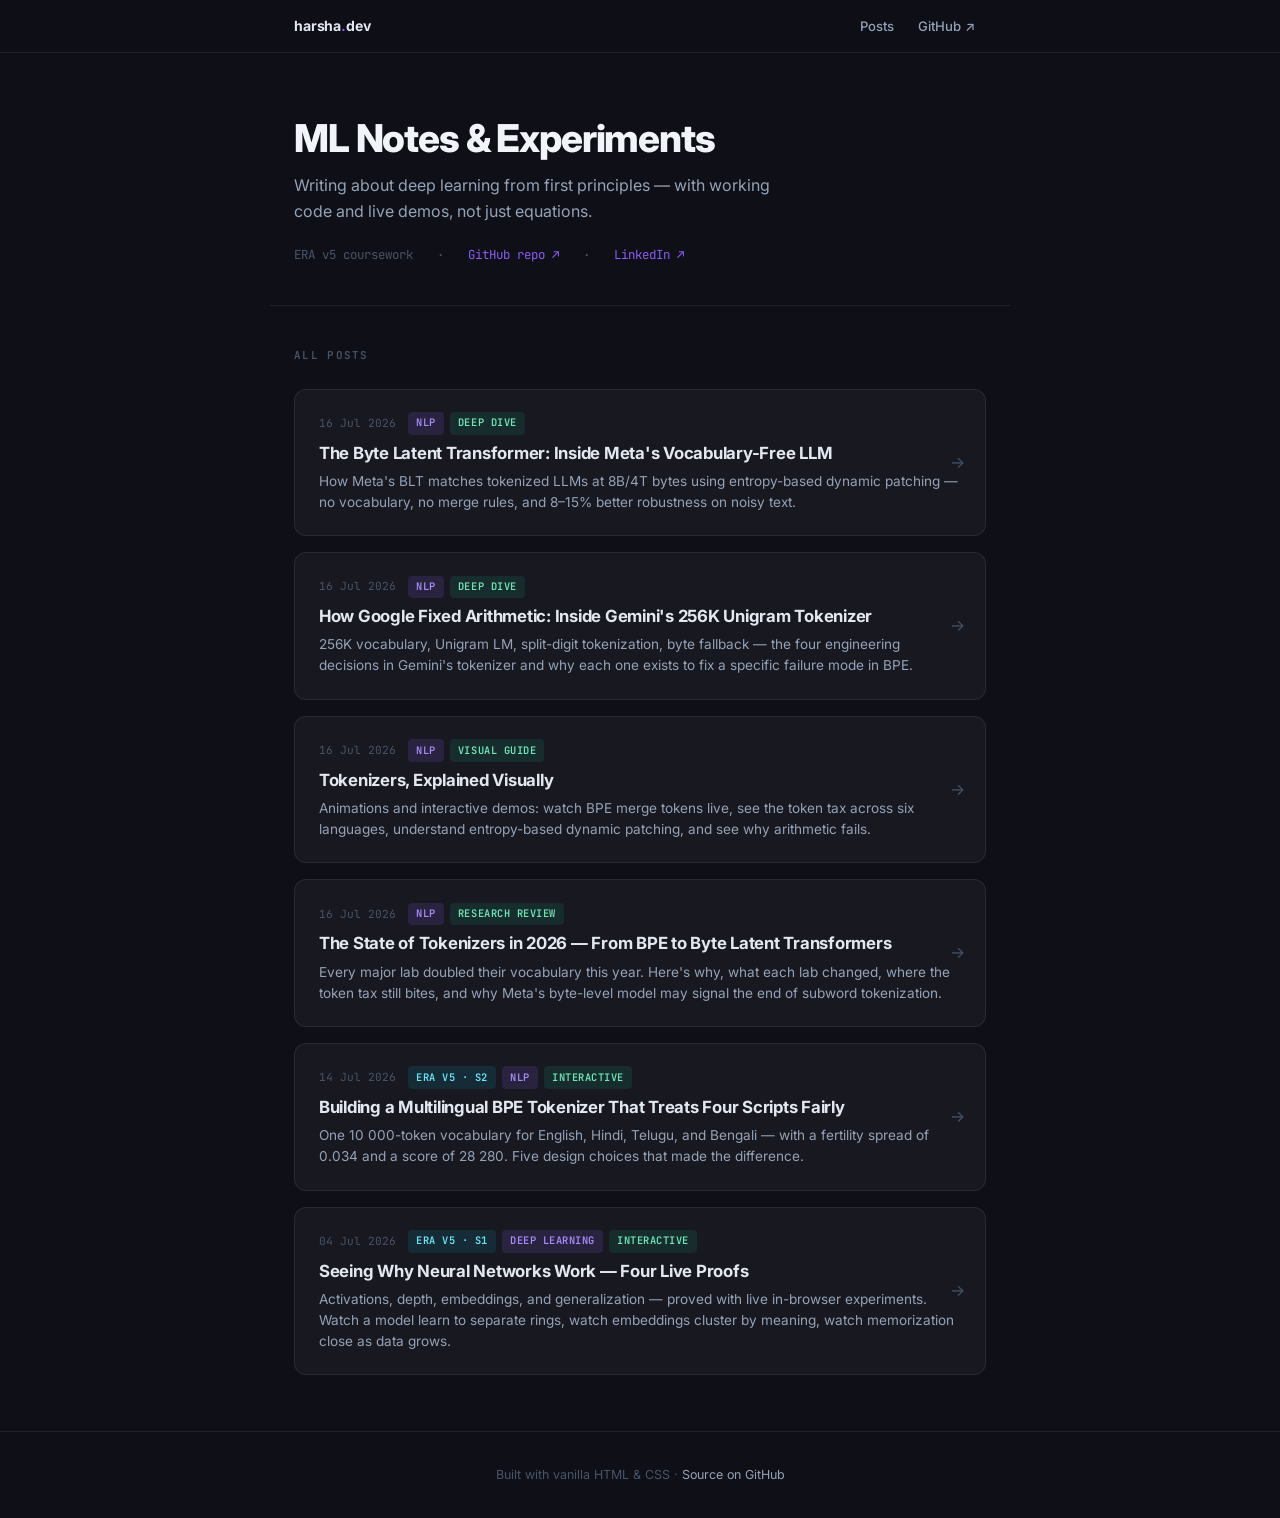
<file: index.html>
<!DOCTYPE html>
<html lang="en">
<head>
  <meta charset="UTF-8" />
  <meta name="viewport" content="width=device-width, initial-scale=1.0" />
  <title>Harsha Raju · ML Notes</title>
  <meta name="description" content="Notes on machine learning, deep learning fundamentals, and the ERA v5 coursework." />
  <link rel="preconnect" href="https://fonts.googleapis.com" />
  <link rel="preconnect" href="https://fonts.gstatic.com" crossorigin />
  <link href="https://fonts.googleapis.com/css2?family=Inter:wght@300;400;500;600;700;800&family=JetBrains+Mono:wght@400;500&display=swap" rel="stylesheet" />
  <link rel="stylesheet" href="assets/css/style.css" />
</head>
<body>

  <nav>
    <div class="nav-inner">
      <a href="/" class="nav-brand">harsha<span>.</span>dev</a>
      <div class="nav-links">
        <a href="/">Posts</a>
        <a href="https://github.com/harshvardhanraju" target="_blank">GitHub ↗</a>
      </div>
    </div>
  </nav>

  <div class="home-hero">
    <h1 class="home-title">ML Notes &amp; Experiments</h1>
    <p class="home-sub">Writing about deep learning from first principles — with working code and live demos, not just equations.</p>
    <div class="home-meta">
      <span>ERA v5 coursework</span>
      <span>·</span>
      <a href="https://github.com/harshvardhanraju/ERAv5" target="_blank">GitHub repo ↗</a>
      <span>·</span>
      <a href="https://www.linkedin.com/in/harshvardhan-raju" target="_blank">LinkedIn ↗</a>
    </div>
  </div>

  <div class="posts-section">
    <p class="posts-label">All Posts</p>

    <a href="posts/byte-latent-transformer.html" class="post-card">
      <div class="post-card-meta">
        <span class="post-date">16 Jul 2026</span>
        <div class="post-tags">
          <span class="tag tag-ml">NLP</span>
          <span class="tag tag-viz">Deep Dive</span>
        </div>
      </div>
      <div class="post-card-title">The Byte Latent Transformer: Inside Meta's Vocabulary-Free LLM</div>
      <div class="post-card-desc">How Meta's BLT matches tokenized LLMs at 8B/4T bytes using entropy-based dynamic patching — no vocabulary, no merge rules, and 8–15% better robustness on noisy text.</div>
      <span class="post-card-arrow">→</span>
    </a>

    <a href="posts/gemini-tokenizer.html" class="post-card">
      <div class="post-card-meta">
        <span class="post-date">16 Jul 2026</span>
        <div class="post-tags">
          <span class="tag tag-ml">NLP</span>
          <span class="tag tag-viz">Deep Dive</span>
        </div>
      </div>
      <div class="post-card-title">How Google Fixed Arithmetic: Inside Gemini's 256K Unigram Tokenizer</div>
      <div class="post-card-desc">256K vocabulary, Unigram LM, split-digit tokenization, byte fallback — the four engineering decisions in Gemini's tokenizer and why each one exists to fix a specific failure mode in BPE.</div>
      <span class="post-card-arrow">→</span>
    </a>

    <a href="posts/tokenizers-explained-visually.html" class="post-card">
      <div class="post-card-meta">
        <span class="post-date">16 Jul 2026</span>
        <div class="post-tags">
          <span class="tag tag-ml">NLP</span>
          <span class="tag tag-viz">Visual Guide</span>
        </div>
      </div>
      <div class="post-card-title">Tokenizers, Explained Visually</div>
      <div class="post-card-desc">Animations and interactive demos: watch BPE merge tokens live, see the token tax across six languages, understand entropy-based dynamic patching, and see why arithmetic fails.</div>
      <span class="post-card-arrow">→</span>
    </a>

    <a href="posts/tokenizer-landscape-2026.html" class="post-card">
      <div class="post-card-meta">
        <span class="post-date">16 Jul 2026</span>
        <div class="post-tags">
          <span class="tag tag-ml">NLP</span>
          <span class="tag tag-viz">Research Review</span>
        </div>
      </div>
      <div class="post-card-title">The State of Tokenizers in 2026 — From BPE to Byte Latent Transformers</div>
      <div class="post-card-desc">Every major lab doubled their vocabulary this year. Here's why, what each lab changed, where the token tax still bites, and why Meta's byte-level model may signal the end of subword tokenization.</div>
      <span class="post-card-arrow">→</span>
    </a>

    <a href="posts/multilingual-bpe-tokenizer.html" class="post-card">
      <div class="post-card-meta">
        <span class="post-date">14 Jul 2026</span>
        <div class="post-tags">
          <span class="tag tag-era">ERA v5 · S2</span>
          <span class="tag tag-ml">NLP</span>
          <span class="tag tag-viz">Interactive</span>
        </div>
      </div>
      <div class="post-card-title">Building a Multilingual BPE Tokenizer That Treats Four Scripts Fairly</div>
      <div class="post-card-desc">One 10 000-token vocabulary for English, Hindi, Telugu, and Bengali — with a fertility spread of 0.034 and a score of 28 280. Five design choices that made the difference.</div>
      <span class="post-card-arrow">→</span>
    </a>

    <a href="posts/why-neural-networks-work.html" class="post-card">
      <div class="post-card-meta">
        <span class="post-date">04 Jul 2026</span>
        <div class="post-tags">
          <span class="tag tag-era">ERA v5 · S1</span>
          <span class="tag tag-ml">Deep Learning</span>
          <span class="tag tag-viz">Interactive</span>
        </div>
      </div>
      <div class="post-card-title">Seeing Why Neural Networks Work — Four Live Proofs</div>
      <div class="post-card-desc">Activations, depth, embeddings, and generalization — proved with live in-browser experiments. Watch a model learn to separate rings, watch embeddings cluster by meaning, watch memorization close as data grows.</div>
      <span class="post-card-arrow">→</span>
    </a>

  </div>

  <footer>
    <div class="footer-inner">
      <p>Built with vanilla HTML &amp; CSS · <a href="https://github.com/harshvardhanraju/harshvardhanraju.github.io" target="_blank">Source on GitHub</a></p>
    </div>
  </footer>

</body>
</html>
</file>
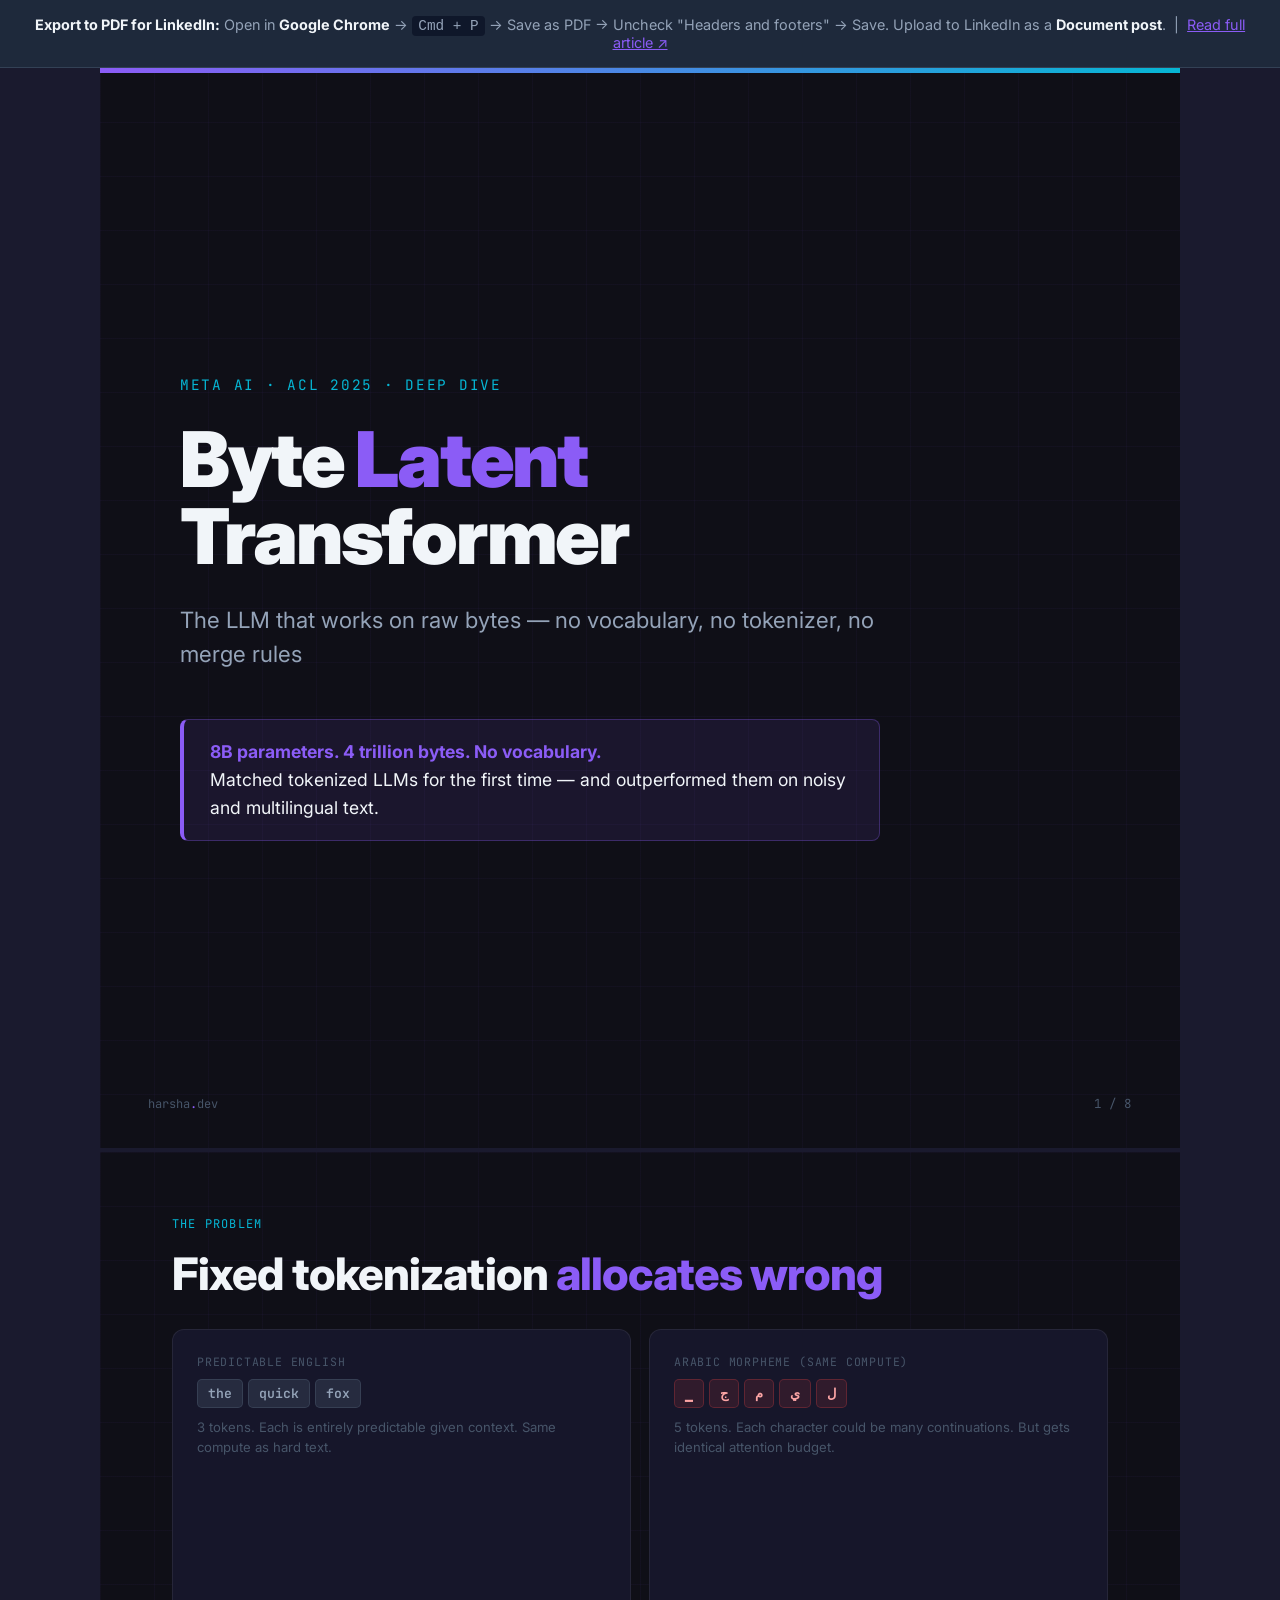
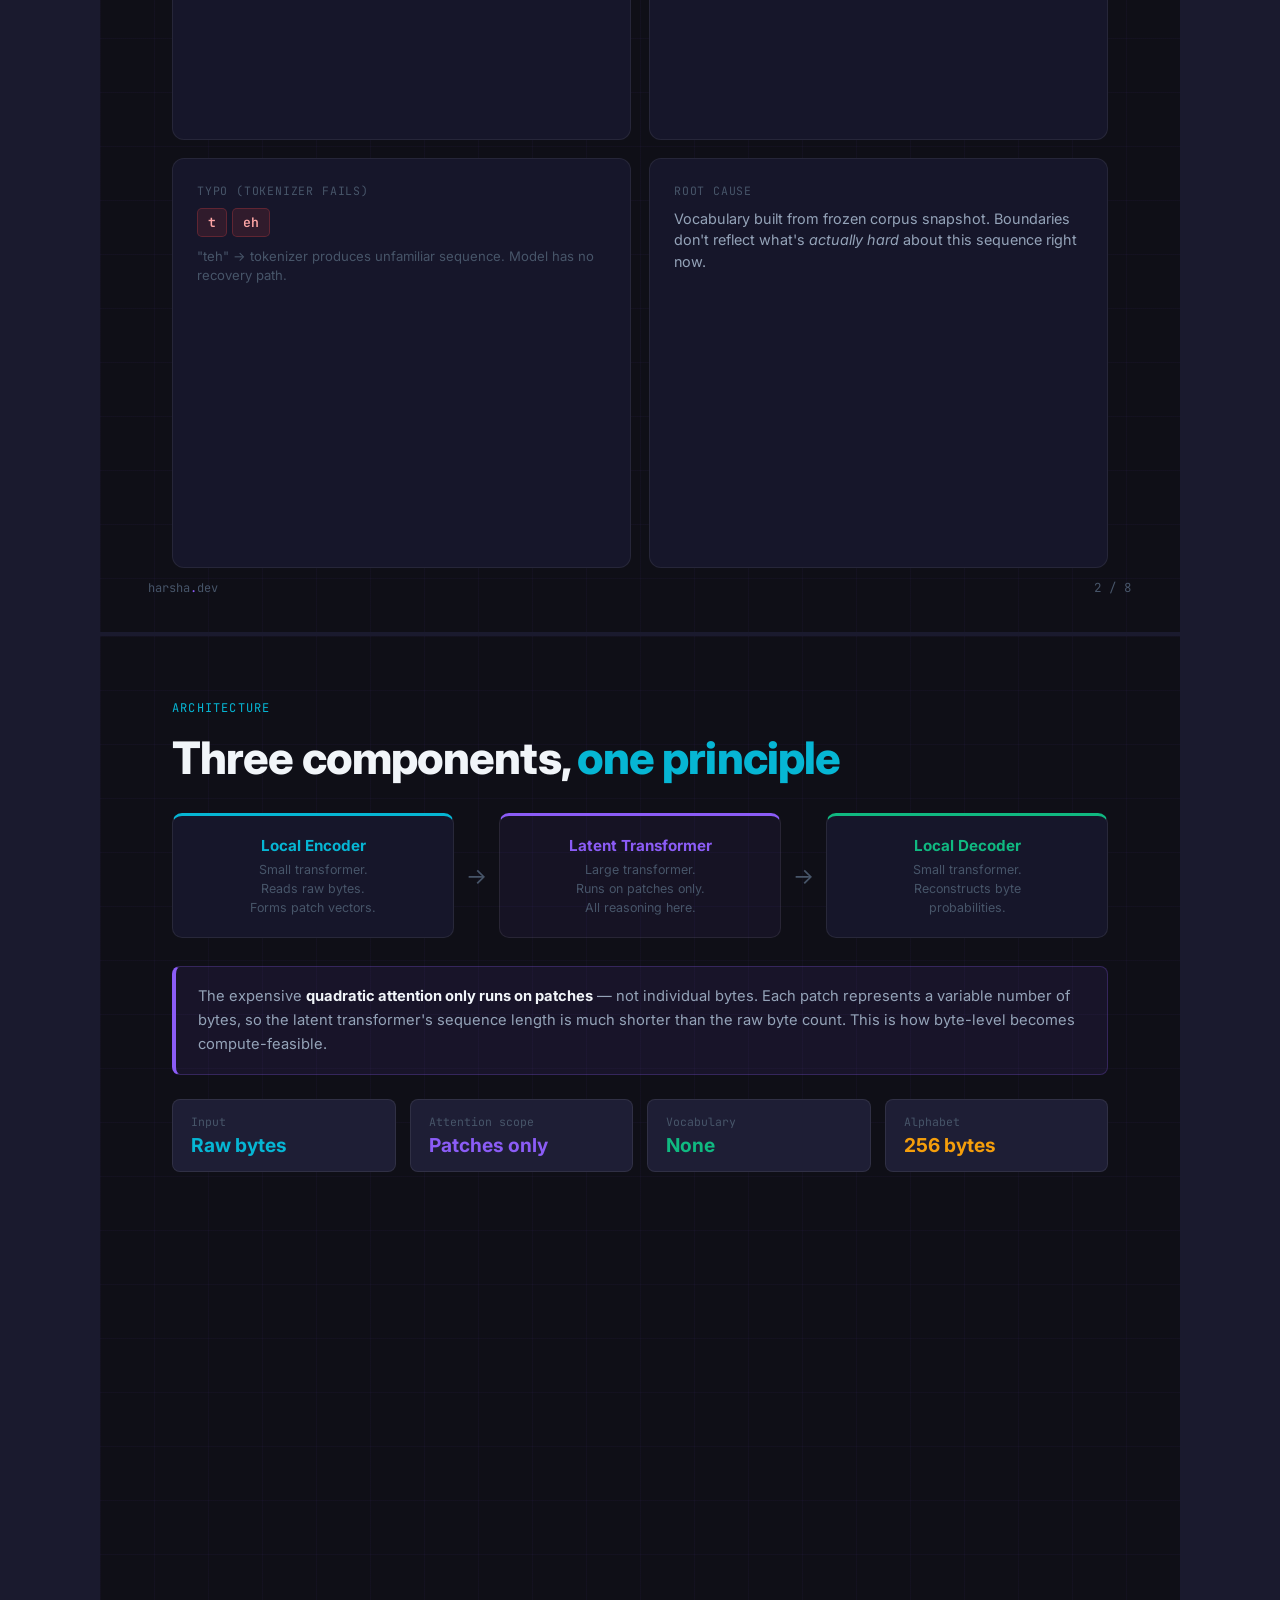
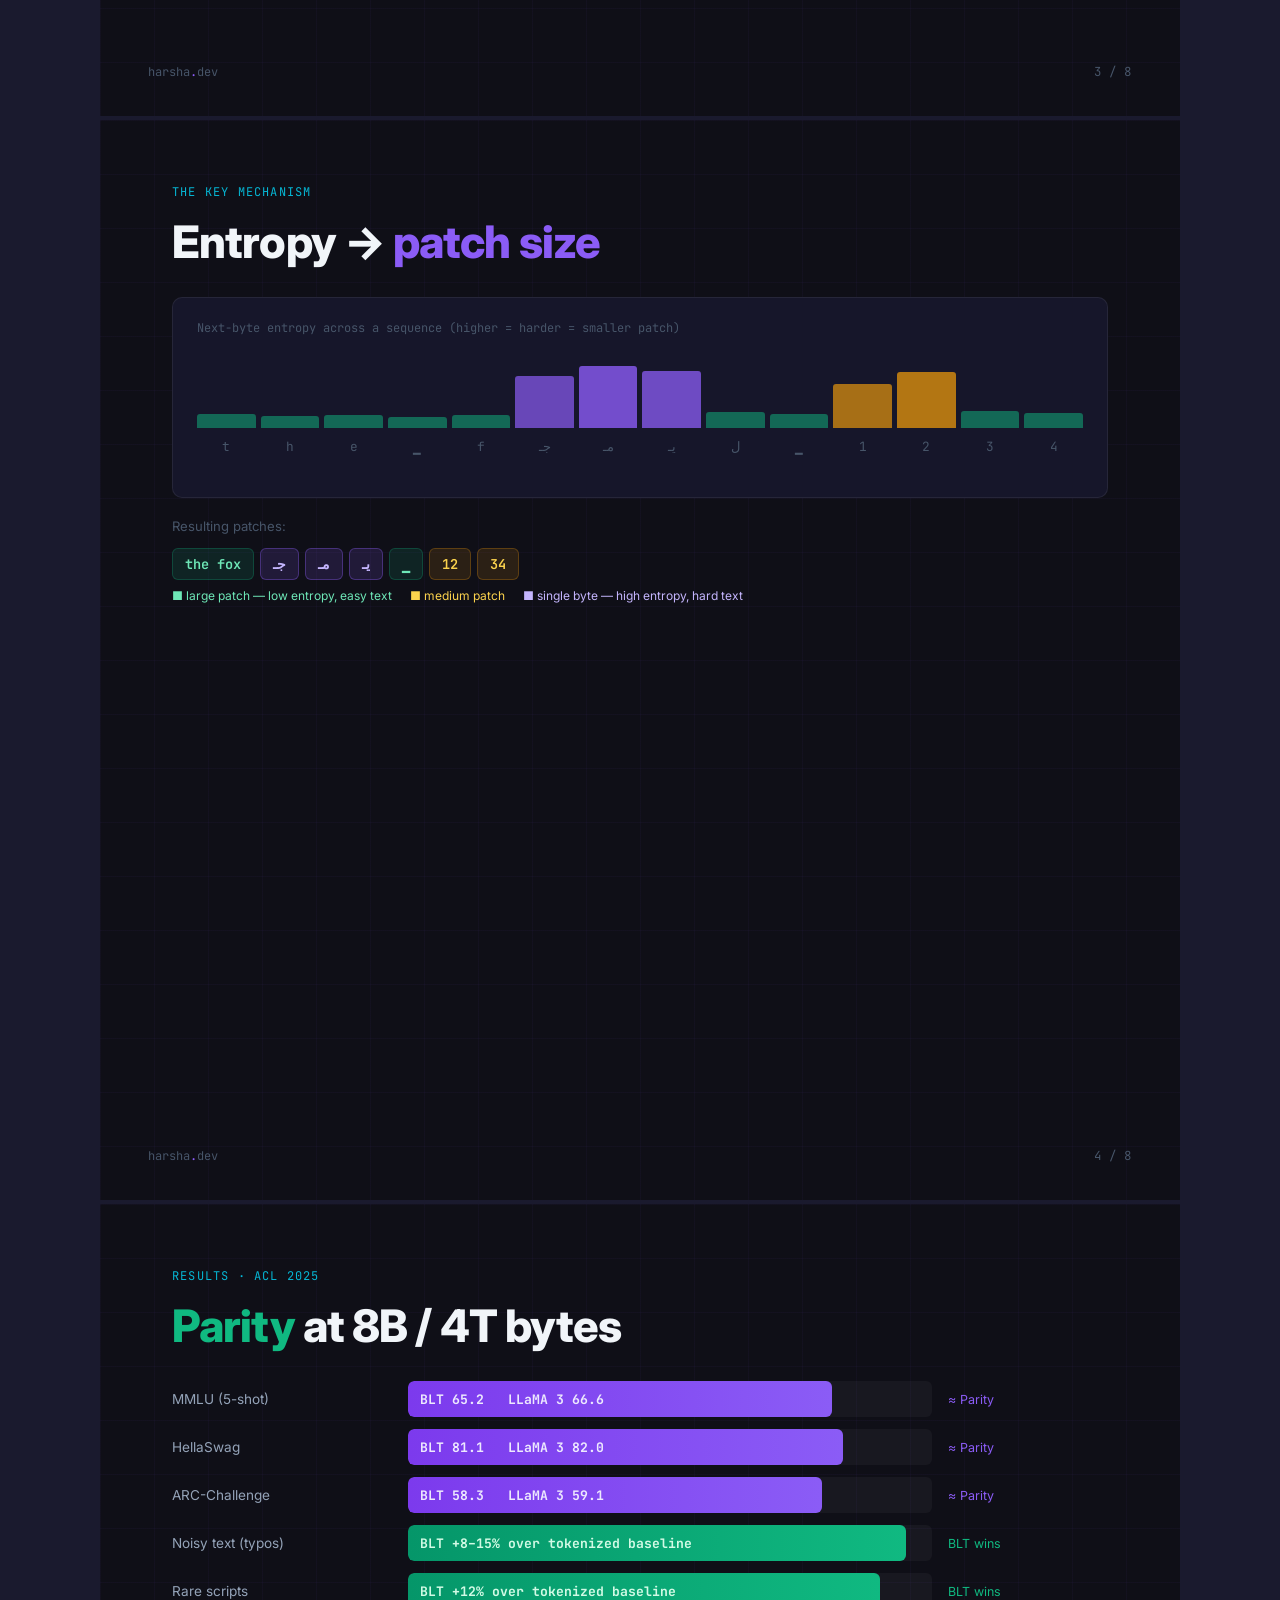
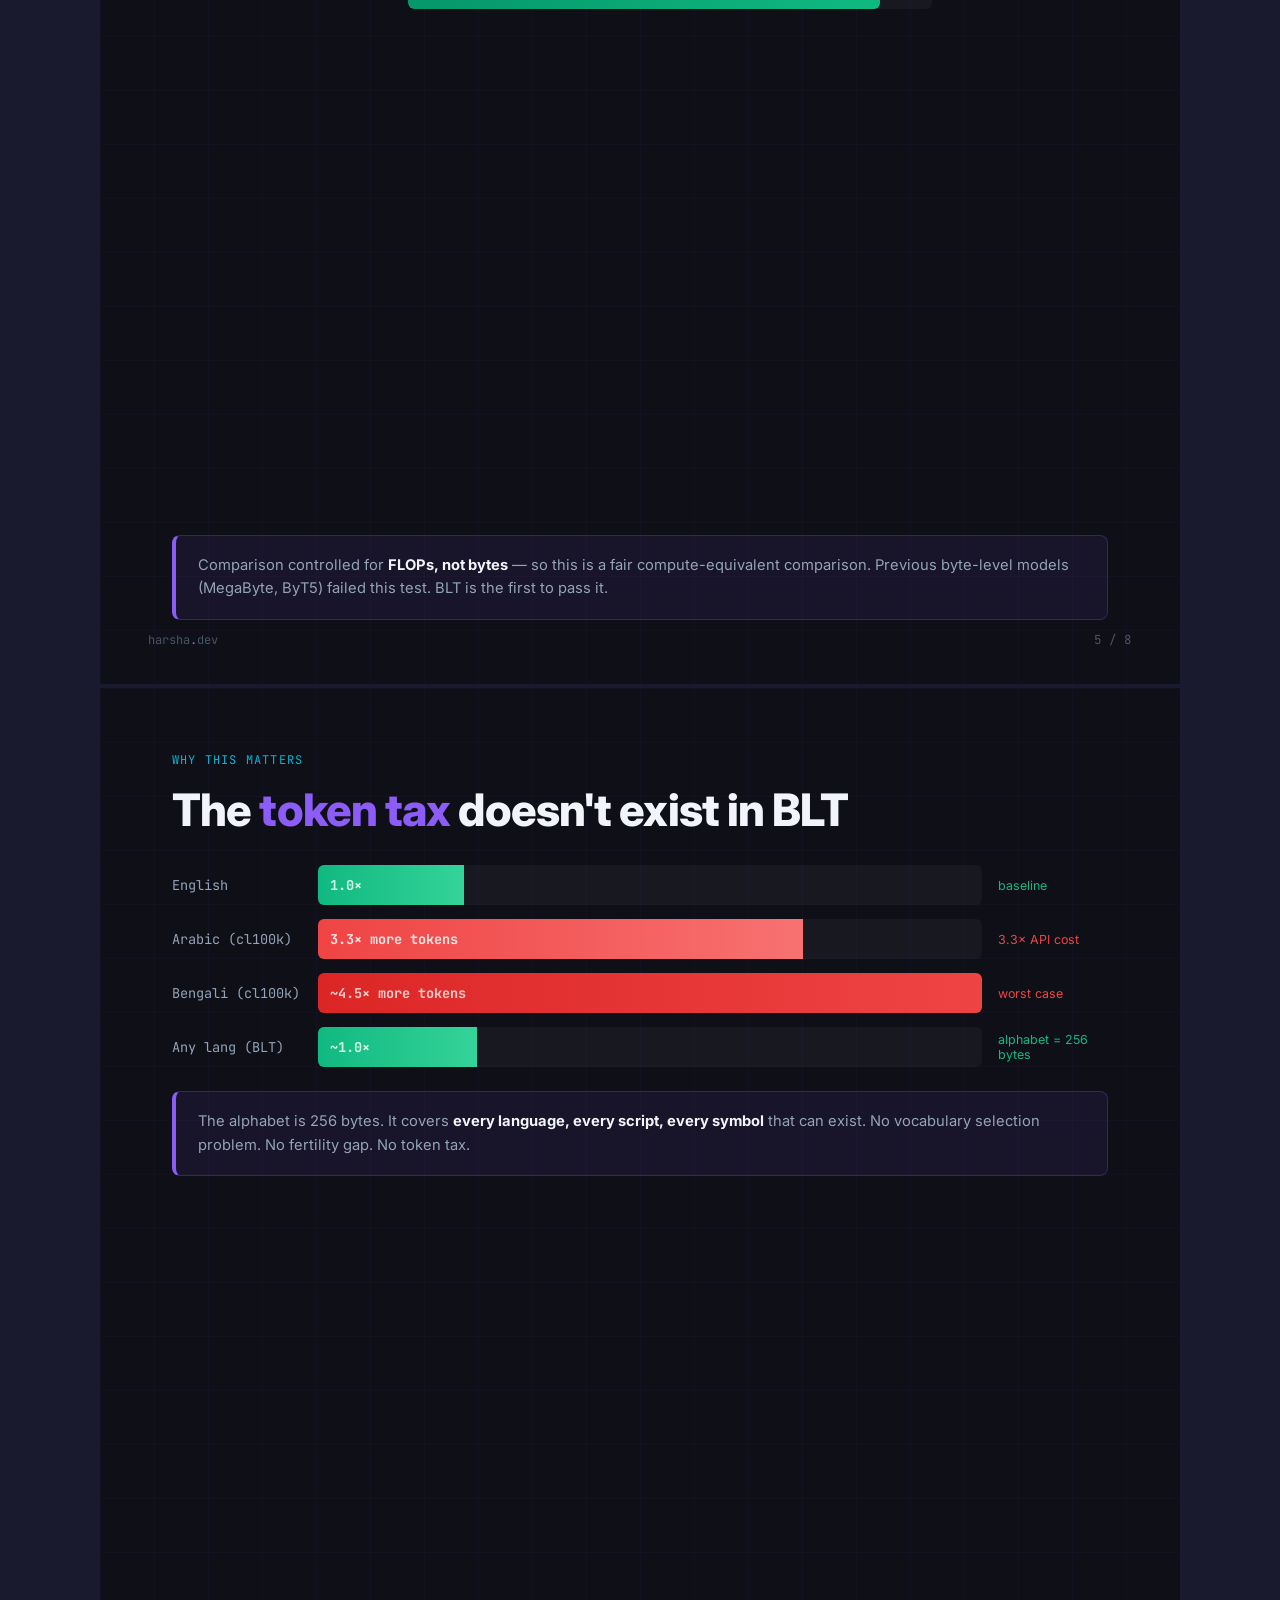
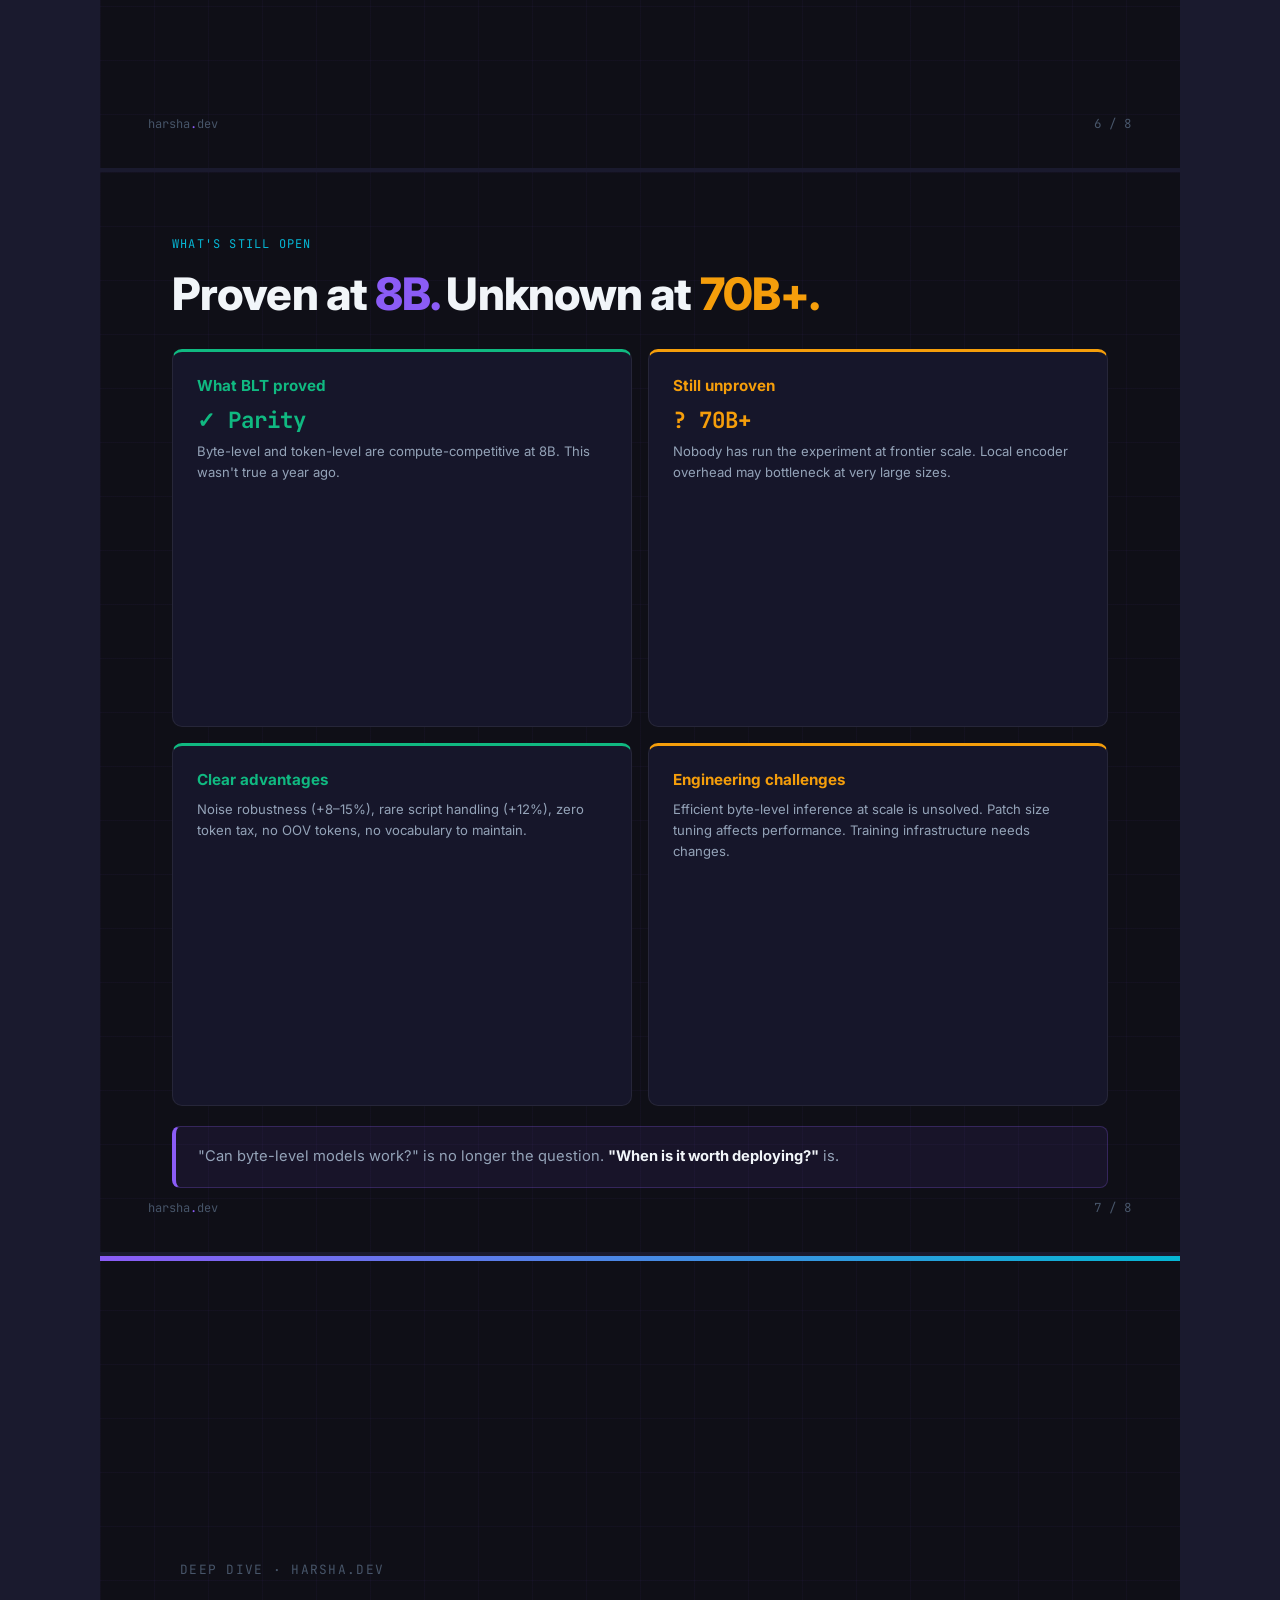
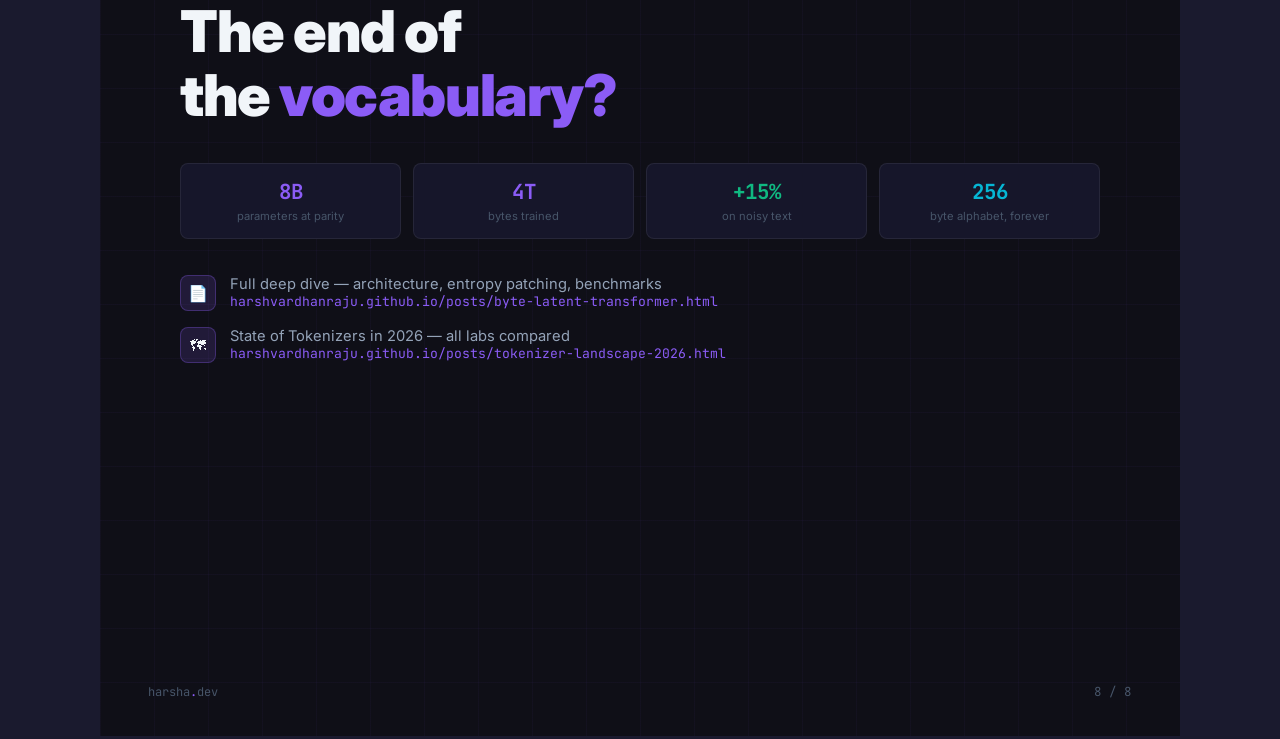
<file: posts/byte-latent-transformer-carousel.html>
<!DOCTYPE html>
<html lang="en">
<head>
  <meta charset="UTF-8"/>
  <meta name="viewport" content="width=device-width, initial-scale=1.0"/>
  <title>Byte Latent Transformer — LinkedIn Carousel</title>
  <link rel="preconnect" href="https://fonts.googleapis.com"/>
  <link rel="preconnect" href="https://fonts.gstatic.com" crossorigin/>
  <link href="https://fonts.googleapis.com/css2?family=Inter:wght@300;400;500;600;700;800;900&family=JetBrains+Mono:wght@400;500;700&display=swap" rel="stylesheet"/>
  <style>
    *, *::before, *::after { box-sizing: border-box; margin: 0; padding: 0; }
    :root {
      --bg:     #0f0f17;
      --bg2:    #16162a;
      --bg3:    #1e1e35;
      --accent: #8b5cf6;
      --cyan:   #06b6d4;
      --green:  #10b981;
      --yellow: #f59e0b;
      --red:    #ef4444;
      --text:   #f1f5f9;
      --text2:  #94a3b8;
      --text3:  #475569;
      --mono:   'JetBrains Mono', monospace;
      --sans:   'Inter', sans-serif;
      --slide:  1080px;
    }
    html, body { background: #1a1a2e; }
    .print-hint {
      font-family: var(--sans); background: #1e293b; color: #94a3b8;
      padding: 1rem 2rem; font-size: 0.9rem; text-align: center;
      border-bottom: 1px solid #334155;
    }
    .print-hint strong { color: #f1f5f9; }
    .print-hint code { background: #0f172a; padding: 0.1rem 0.4rem; border-radius: 4px; font-family: monospace; }
    .slide {
      width: var(--slide); height: var(--slide);
      background: var(--bg); font-family: var(--sans); color: var(--text);
      position: relative; overflow: hidden; margin: 0 auto 4px;
      display: flex; flex-direction: column;
    }
    .slide::before {
      content: ''; position: absolute; inset: 0;
      background-image:
        linear-gradient(rgba(139,92,246,0.04) 1px, transparent 1px),
        linear-gradient(90deg, rgba(139,92,246,0.04) 1px, transparent 1px);
      background-size: 54px 54px; pointer-events: none;
    }
    .slide-num { position: absolute; bottom: 36px; right: 48px; font-family: var(--mono); font-size: 0.78rem; color: var(--text3); letter-spacing: 0.05em; }
    .brand     { position: absolute; bottom: 36px; left: 48px;  font-family: var(--mono); font-size: 0.75rem; color: var(--text3); }
    .brand span { color: var(--accent); }
    .top-bar { position: absolute; top: 0; left: 0; right: 0; height: 5px; background: linear-gradient(90deg, var(--accent), var(--cyan)); }

    /* inner layout */
    .s { position: relative; z-index: 1; padding: 64px 72px; display: flex; flex-direction: column; height: 100%; }
    .s-tag  { font-family: var(--mono); font-size: 0.75rem; letter-spacing: 0.1em; text-transform: uppercase; color: var(--cyan); margin-bottom: 18px; }
    .s-head { font-size: 2.8rem; font-weight: 800; line-height: 1.1; letter-spacing: -0.02em; margin-bottom: 30px; }
    .hl  { color: var(--accent); }
    .hl2 { color: var(--cyan); }
    .hl3 { color: var(--green); }

    /* cover */
    .cover-inner { position: relative; z-index: 1; padding: 80px; display: flex; flex-direction: column; justify-content: center; height: 100%; }
    .cover-eyebrow { font-family: var(--mono); font-size: 0.9rem; color: var(--cyan); letter-spacing: 0.12em; text-transform: uppercase; margin-bottom: 28px; }
    .cover-title { font-size: 4.8rem; font-weight: 900; line-height: 1.0; letter-spacing: -0.03em; margin-bottom: 28px; }
    .cover-sub  { font-size: 1.4rem; color: var(--text2); max-width: 700px; line-height: 1.5; margin-bottom: 48px; }
    .cover-claim {
      background: rgba(139,92,246,0.1); border: 1px solid rgba(139,92,246,0.3);
      border-left: 4px solid var(--accent); border-radius: 8px;
      padding: 18px 26px; font-size: 1.1rem; color: var(--text); line-height: 1.6; max-width: 700px;
    }
    .cover-claim strong { color: var(--accent); }

    /* problem slide */
    .prob-grid { display: grid; grid-template-columns: 1fr 1fr; gap: 18px; flex: 1; }
    .prob-card { background: var(--bg2); border: 1px solid rgba(255,255,255,0.07); border-radius: 12px; padding: 24px; }
    .prob-label { font-family: var(--mono); font-size: 0.72rem; color: var(--text3); text-transform: uppercase; letter-spacing: 0.07em; margin-bottom: 10px; }
    .prob-chips { display: flex; gap: 5px; flex-wrap: wrap; margin-bottom: 10px; }
    .chip { font-family: var(--mono); font-size: 0.82rem; padding: 5px 10px; border-radius: 5px; font-weight: 600; }
    .c-fixed { background: rgba(71,85,105,0.35); color: #94a3b8; border: 1px solid rgba(71,85,105,0.5); }
    .c-bad   { background: rgba(239,68,68,0.12); color: #fca5a5; border: 1px solid rgba(239,68,68,0.25); }
    .prob-note { font-size: 0.82rem; color: var(--text3); line-height: 1.5; }

    /* arch */
    .arch-boxes { display: flex; align-items: center; gap: 12px; justify-content: center; margin-bottom: 28px; }
    .arch-box { background: var(--bg2); border: 1px solid rgba(255,255,255,0.08); border-radius: 10px; padding: 20px 24px; text-align: center; flex: 1; }
    .ab-local  { border-top: 3px solid var(--cyan); }
    .ab-latent { border-top: 3px solid var(--accent); background: rgba(139,92,246,0.06); }
    .ab-decode { border-top: 3px solid var(--green); }
    .arch-title { font-weight: 700; font-size: 0.95rem; margin-bottom: 6px; }
    .arch-desc  { font-size: 0.78rem; color: var(--text3); line-height: 1.5; }
    .arch-arrow { color: var(--text3); font-size: 1.4rem; flex-shrink: 0; }

    /* entropy */
    .entropy-row { display: flex; align-items: flex-end; gap: 5px; height: 80px; margin-bottom: 10px; }
    .e-bar { flex: 1; border-radius: 3px 3px 0 0; min-width: 22px; }
    .e-chars { display: flex; gap: 5px; font-family: var(--mono); font-size: 0.8rem; color: var(--text3); margin-bottom: 20px; }
    .e-char { flex: 1; text-align: center; min-width: 22px; }
    .patch-row { display: flex; gap: 6px; flex-wrap: wrap; align-items: center; margin-bottom: 8px; }
    .p-chip { font-family: var(--mono); font-size: 0.85rem; padding: 6px 12px; border-radius: 6px; font-weight: 600; }
    .pc-easy { background: rgba(16,185,129,0.12); color: #6ee7b7; border: 1px solid rgba(16,185,129,0.25); }
    .pc-hard { background: rgba(139,92,246,0.15); color: #c4b5fd; border: 1px solid rgba(139,92,246,0.35); }
    .pc-mid  { background: rgba(245,158,11,0.12); color: #fcd34d; border: 1px solid rgba(245,158,11,0.25); }
    .legend  { display: flex; gap: 18px; font-size: 0.75rem; color: var(--text3); }

    /* bench */
    .bench-rows { display: flex; flex-direction: column; gap: 12px; flex: 1; }
    .bench-row { display: flex; align-items: center; gap: 16px; }
    .bench-label { font-size: 0.85rem; color: var(--text2); width: 220px; flex-shrink: 0; }
    .bench-track { flex: 1; height: 36px; background: rgba(255,255,255,0.04); border-radius: 6px; overflow: hidden; }
    .bench-fill  { height: 100%; border-radius: 6px; display: flex; align-items: center; padding-left: 12px; font-family: var(--mono); font-size: 0.82rem; font-weight: 700; }
    .bench-note  { font-size: 0.78rem; width: 160px; flex-shrink: 0; }

    /* wins */
    .win-grid { display: grid; grid-template-columns: 1fr 1fr; gap: 16px; flex: 1; }
    .win-card { background: var(--bg2); border: 1px solid rgba(255,255,255,0.07); border-radius: 10px; padding: 24px; }
    .win-card.good { border-top: 3px solid var(--green); }
    .win-card.caution { border-top: 3px solid var(--yellow); }
    .win-title { font-weight: 700; font-size: 0.95rem; margin-bottom: 10px; }
    .win-text  { font-size: 0.82rem; color: var(--text2); line-height: 1.6; }
    .win-num   { font-family: var(--mono); font-size: 1.4rem; font-weight: 700; margin-bottom: 6px; }

    /* stat row */
    .stat-row { display: flex; gap: 14px; margin-bottom: 20px; }
    .stat-pill { background: var(--bg3); border: 1px solid rgba(255,255,255,0.08); border-radius: 8px; padding: 14px 18px; flex: 1; }
    .sp-l { font-size: 0.72rem; color: var(--text3); font-family: var(--mono); margin-bottom: 4px; }
    .sp-v { font-size: 1.2rem; font-weight: 700; color: var(--accent); }

    /* insight */
    .insight { background: rgba(139,92,246,0.08); border: 1px solid rgba(139,92,246,0.25); border-left: 4px solid var(--accent); border-radius: 8px; padding: 18px 22px; font-size: 0.92rem; color: var(--text2); line-height: 1.6; }
    .insight strong { color: var(--text); }

    /* cta */
    .cta-inner { position: relative; z-index:1; padding: 72px 80px 100px; display: flex; flex-direction: column; justify-content: center; height: 100%; }
    .cta-title { font-size: 3.6rem; font-weight: 900; line-height: 1.1; letter-spacing: -0.025em; margin-bottom: 36px; }
    .cta-links { display: flex; flex-direction: column; gap: 16px; margin-bottom: 40px; }
    .cta-link  { display: flex; align-items: center; gap: 14px; }
    .cta-icon  { width: 36px; height: 36px; background: rgba(139,92,246,0.15); border: 1px solid rgba(139,92,246,0.3); border-radius: 8px; display: flex; align-items: center; justify-content: center; flex-shrink: 0; }
    .cta-url   { font-family: var(--mono); font-size: 0.82rem; color: var(--accent); }
    .cta-lbl   { font-size: 0.92rem; color: var(--text2); }
    .cta-stats { display: grid; grid-template-columns: repeat(4,1fr); gap: 12px; }
    .cta-stat  { background: var(--bg2); border: 1px solid rgba(255,255,255,0.07); border-radius: 8px; padding: 14px; text-align: center; }
    .cs-val    { font-family: var(--mono); font-size: 1.3rem; font-weight: 700; color: var(--accent); }
    .cs-lbl    { font-size: 0.7rem; color: var(--text3); margin-top: 4px; line-height: 1.3; }

    @page { size: 1080px 1080px; margin: 0; }
    @media print {
      .print-hint { display: none; }
      html, body { background: var(--bg); width: 1080px; }
      .slide { width: 1080px !important; height: 1080px !important; page-break-after: always; break-after: page; margin: 0; overflow: hidden; }
      .slide:last-child { page-break-after: avoid; break-after: avoid; }
    }
  </style>
</head>
<body>

<div class="print-hint">
  <strong>Export to PDF for LinkedIn:</strong>
  Open in <strong>Google Chrome</strong> → <code>Cmd + P</code> → Save as PDF → Uncheck "Headers and footers" → Save.
  Upload to LinkedIn as a <strong>Document post</strong>.
  &nbsp;|&nbsp; <a href="byte-latent-transformer.html" style="color:#8b5cf6;">Read full article ↗</a>
</div>

<!-- SLIDE 1: COVER -->
<div class="slide">
  <div class="top-bar"></div>
  <div class="cover-inner">
    <div class="cover-eyebrow">Meta AI · ACL 2025 · Deep Dive</div>
    <div class="cover-title">Byte <span class="hl">Latent</span><br>Transformer</div>
    <div class="cover-sub">The LLM that works on raw bytes — no vocabulary, no tokenizer, no merge rules</div>
    <div class="cover-claim">
      <strong>8B parameters. 4 trillion bytes. No vocabulary.</strong><br>
      Matched tokenized LLMs for the first time — and outperformed them on noisy and multilingual text.
    </div>
  </div>
  <div class="slide-num">1 / 8</div>
  <div class="brand">harsha<span>.</span>dev</div>
</div>

<!-- SLIDE 2: THE PROBLEM WITH FIXED TOKENIZATION -->
<div class="slide">
  <div class="s">
    <div class="s-tag">The Problem</div>
    <div class="s-head">Fixed tokenization <span class="hl">allocates wrong</span></div>
    <div class="prob-grid">
      <div class="prob-card">
        <div class="prob-label">Predictable English</div>
        <div class="prob-chips">
          <span class="chip c-fixed">the</span>
          <span class="chip c-fixed">quick</span>
          <span class="chip c-fixed">fox</span>
        </div>
        <div class="prob-note">3 tokens. Each is entirely predictable given context. Same compute as hard text.</div>
      </div>
      <div class="prob-card">
        <div class="prob-label">Arabic morpheme (same compute)</div>
        <div class="prob-chips">
          <span class="chip c-bad">▁</span>
          <span class="chip c-bad">ج</span>
          <span class="chip c-bad">م</span>
          <span class="chip c-bad">ي</span>
          <span class="chip c-bad">ل</span>
        </div>
        <div class="prob-note">5 tokens. Each character could be many continuations. But gets identical attention budget.</div>
      </div>
      <div class="prob-card">
        <div class="prob-label">Typo (tokenizer fails)</div>
        <div class="prob-chips">
          <span class="chip c-bad">t</span><span class="chip c-bad">eh</span>
        </div>
        <div class="prob-note">"teh" → tokenizer produces unfamiliar sequence. Model has no recovery path.</div>
      </div>
      <div class="prob-card">
        <div class="prob-label">Root cause</div>
        <div class="prob-note" style="font-size:0.9rem;color:var(--text2);">Vocabulary built from frozen corpus snapshot. Boundaries don't reflect what's <em>actually hard</em> about this sequence right now.</div>
      </div>
    </div>
  </div>
  <div class="slide-num">2 / 8</div>
  <div class="brand">harsha<span>.</span>dev</div>
</div>

<!-- SLIDE 3: THE BLT ARCHITECTURE -->
<div class="slide">
  <div class="s">
    <div class="s-tag">Architecture</div>
    <div class="s-head">Three components, <span class="hl2">one principle</span></div>
    <div class="arch-boxes">
      <div class="arch-box ab-local">
        <div class="arch-title" style="color:var(--cyan)">Local Encoder</div>
        <div class="arch-desc">Small transformer.<br>Reads raw bytes.<br>Forms patch vectors.</div>
      </div>
      <div class="arch-arrow">→</div>
      <div class="arch-box ab-latent">
        <div class="arch-title" style="color:var(--accent)">Latent Transformer</div>
        <div class="arch-desc">Large transformer.<br>Runs on patches only.<br>All reasoning here.</div>
      </div>
      <div class="arch-arrow">→</div>
      <div class="arch-box ab-decode">
        <div class="arch-title" style="color:var(--green)">Local Decoder</div>
        <div class="arch-desc">Small transformer.<br>Reconstructs byte<br>probabilities.</div>
      </div>
    </div>
    <div class="insight">
      The expensive <strong>quadratic attention only runs on patches</strong> — not individual bytes.
      Each patch represents a variable number of bytes, so the latent transformer's sequence length is
      much shorter than the raw byte count. This is how byte-level becomes compute-feasible.
    </div>
    <div class="stat-row" style="margin-top:24px;">
      <div class="stat-pill"><div class="sp-l">Input</div><div class="sp-v" style="color:var(--cyan)">Raw bytes</div></div>
      <div class="stat-pill"><div class="sp-l">Attention scope</div><div class="sp-v">Patches only</div></div>
      <div class="stat-pill"><div class="sp-l">Vocabulary</div><div class="sp-v" style="color:var(--green)">None</div></div>
      <div class="stat-pill"><div class="sp-l">Alphabet</div><div class="sp-v" style="color:var(--yellow)">256 bytes</div></div>
    </div>
  </div>
  <div class="slide-num">3 / 8</div>
  <div class="brand">harsha<span>.</span>dev</div>
</div>

<!-- SLIDE 4: ENTROPY PATCHING -->
<div class="slide">
  <div class="s">
    <div class="s-tag">The Key Mechanism</div>
    <div class="s-head">Entropy → <span class="hl">patch size</span></div>
    <div style="background:var(--bg2);border:1px solid rgba(255,255,255,0.07);border-radius:10px;padding:22px 24px;margin-bottom:20px;">
      <div style="font-size:0.75rem;font-family:var(--mono);color:var(--text3);margin-bottom:12px;">Next-byte entropy across a sequence (higher = harder = smaller patch)</div>
      <div class="entropy-row">
        <div class="e-bar" style="height:18%;background:rgba(16,185,129,0.5);"></div>
        <div class="e-bar" style="height:15%;background:rgba(16,185,129,0.5);"></div>
        <div class="e-bar" style="height:16%;background:rgba(16,185,129,0.5);"></div>
        <div class="e-bar" style="height:14%;background:rgba(16,185,129,0.5);"></div>
        <div class="e-bar" style="height:17%;background:rgba(16,185,129,0.5);"></div>
        <div class="e-bar" style="height:65%;background:rgba(139,92,246,0.7);"></div>
        <div class="e-bar" style="height:78%;background:rgba(139,92,246,0.8);"></div>
        <div class="e-bar" style="height:72%;background:rgba(139,92,246,0.75);"></div>
        <div class="e-bar" style="height:20%;background:rgba(16,185,129,0.5);"></div>
        <div class="e-bar" style="height:18%;background:rgba(16,185,129,0.5);"></div>
        <div class="e-bar" style="height:55%;background:rgba(245,158,11,0.65);"></div>
        <div class="e-bar" style="height:70%;background:rgba(245,158,11,0.7);"></div>
        <div class="e-bar" style="height:22%;background:rgba(16,185,129,0.5);"></div>
        <div class="e-bar" style="height:19%;background:rgba(16,185,129,0.5);"></div>
      </div>
      <div class="e-chars">
        <span class="e-char">t</span><span class="e-char">h</span><span class="e-char">e</span>
        <span class="e-char">▁</span><span class="e-char">f</span>
        <span class="e-char">جـ</span><span class="e-char">مـ</span><span class="e-char">يـ</span>
        <span class="e-char">ل</span><span class="e-char">▁</span>
        <span class="e-char">1</span><span class="e-char">2</span><span class="e-char">3</span><span class="e-char">4</span>
      </div>
    </div>
    <div style="margin-bottom:14px;font-size:0.82rem;color:var(--text3);">Resulting patches:</div>
    <div class="patch-row">
      <span class="p-chip pc-easy">the fox</span>
      <span class="p-chip pc-hard">جـ</span><span class="p-chip pc-hard">مـ</span><span class="p-chip pc-hard">يـ</span>
      <span class="p-chip pc-easy">▁</span>
      <span class="p-chip pc-mid">12</span><span class="p-chip pc-mid">34</span>
    </div>
    <div class="legend">
      <span style="color:#6ee7b7;">■ large patch — low entropy, easy text</span>
      <span style="color:#fcd34d;">■ medium patch</span>
      <span style="color:#c4b5fd;">■ single byte — high entropy, hard text</span>
    </div>
  </div>
  <div class="slide-num">4 / 8</div>
  <div class="brand">harsha<span>.</span>dev</div>
</div>

<!-- SLIDE 5: BENCHMARK RESULTS -->
<div class="slide">
  <div class="s">
    <div class="s-tag">Results · ACL 2025</div>
    <div class="s-head"><span class="hl3">Parity</span> at 8B / 4T bytes</div>
    <div class="bench-rows">
      <div class="bench-row">
        <div class="bench-label">MMLU (5-shot)</div>
        <div class="bench-track"><div class="bench-fill" style="width:81%;background:linear-gradient(90deg,#7c3aed,#8b5cf6);color:#ede9fe;">BLT 65.2 &nbsp; LLaMA 3 66.6</div></div>
        <div class="bench-note" style="color:var(--accent);">≈ Parity</div>
      </div>
      <div class="bench-row">
        <div class="bench-label">HellaSwag</div>
        <div class="bench-track"><div class="bench-fill" style="width:83%;background:linear-gradient(90deg,#7c3aed,#8b5cf6);color:#ede9fe;">BLT 81.1 &nbsp; LLaMA 3 82.0</div></div>
        <div class="bench-note" style="color:var(--accent);">≈ Parity</div>
      </div>
      <div class="bench-row">
        <div class="bench-label">ARC-Challenge</div>
        <div class="bench-track"><div class="bench-fill" style="width:79%;background:linear-gradient(90deg,#7c3aed,#8b5cf6);color:#ede9fe;">BLT 58.3 &nbsp; LLaMA 3 59.1</div></div>
        <div class="bench-note" style="color:var(--accent);">≈ Parity</div>
      </div>
      <div class="bench-row">
        <div class="bench-label">Noisy text (typos)</div>
        <div class="bench-track"><div class="bench-fill" style="width:95%;background:linear-gradient(90deg,#059669,#10b981);color:#d1fae5;">BLT +8–15% over tokenized baseline</div></div>
        <div class="bench-note" style="color:var(--green);">BLT wins</div>
      </div>
      <div class="bench-row">
        <div class="bench-label">Rare scripts</div>
        <div class="bench-track"><div class="bench-fill" style="width:90%;background:linear-gradient(90deg,#059669,#10b981);color:#d1fae5;">BLT +12% over tokenized baseline</div></div>
        <div class="bench-note" style="color:var(--green);">BLT wins</div>
      </div>
    </div>
    <div class="insight" style="margin-top:20px;">
      Comparison controlled for <strong>FLOPs, not bytes</strong> — so this is a fair compute-equivalent comparison.
      Previous byte-level models (MegaByte, ByT5) failed this test. BLT is the first to pass it.
    </div>
  </div>
  <div class="slide-num">5 / 8</div>
  <div class="brand">harsha<span>.</span>dev</div>
</div>

<!-- SLIDE 6: TOKEN TAX ELIMINATED -->
<div class="slide">
  <div class="s">
    <div class="s-tag">Why This Matters</div>
    <div class="s-head">The <span class="hl">token tax</span> doesn't exist in BLT</div>
    <div style="display:flex;flex-direction:column;gap:14px;margin-bottom:24px;">
      <div style="display:flex;align-items:center;gap:16px;">
        <div style="font-family:var(--mono);font-size:0.85rem;color:var(--text2);width:130px;flex-shrink:0;">English</div>
        <div style="flex:1;height:40px;background:rgba(255,255,255,0.04);border-radius:6px;overflow:hidden;">
          <div style="width:22%;height:100%;background:linear-gradient(90deg,#10b981,#34d399);display:flex;align-items:center;padding-left:12px;font-family:var(--mono);font-size:0.85rem;font-weight:700;color:#d1fae5;">1.0×</div>
        </div>
        <div style="font-size:0.78rem;color:var(--green);width:110px;flex-shrink:0;">baseline</div>
      </div>
      <div style="display:flex;align-items:center;gap:16px;">
        <div style="font-family:var(--mono);font-size:0.85rem;color:var(--text2);width:130px;flex-shrink:0;">Arabic (cl100k)</div>
        <div style="flex:1;height:40px;background:rgba(255,255,255,0.04);border-radius:6px;overflow:hidden;">
          <div style="width:73%;height:100%;background:linear-gradient(90deg,#ef4444,#f87171);display:flex;align-items:center;padding-left:12px;font-family:var(--mono);font-size:0.85rem;font-weight:700;color:#fee2e2;">3.3× more tokens</div>
        </div>
        <div style="font-size:0.78rem;color:var(--red);width:110px;flex-shrink:0;">3.3× API cost</div>
      </div>
      <div style="display:flex;align-items:center;gap:16px;">
        <div style="font-family:var(--mono);font-size:0.85rem;color:var(--text2);width:130px;flex-shrink:0;">Bengali (cl100k)</div>
        <div style="flex:1;height:40px;background:rgba(255,255,255,0.04);border-radius:6px;overflow:hidden;">
          <div style="width:100%;height:100%;background:linear-gradient(90deg,#dc2626,#ef4444);display:flex;align-items:center;padding-left:12px;font-family:var(--mono);font-size:0.85rem;font-weight:700;color:#fecaca;">~4.5× more tokens</div>
        </div>
        <div style="font-size:0.78rem;color:var(--red);width:110px;flex-shrink:0;">worst case</div>
      </div>
      <div style="display:flex;align-items:center;gap:16px;">
        <div style="font-family:var(--mono);font-size:0.85rem;color:var(--text2);width:130px;flex-shrink:0;">Any lang (BLT)</div>
        <div style="flex:1;height:40px;background:rgba(255,255,255,0.04);border-radius:6px;overflow:hidden;">
          <div style="width:24%;height:100%;background:linear-gradient(90deg,#10b981,#34d399);display:flex;align-items:center;padding-left:12px;font-family:var(--mono);font-size:0.85rem;font-weight:700;color:#d1fae5;">~1.0×</div>
        </div>
        <div style="font-size:0.78rem;color:var(--green);width:110px;flex-shrink:0;">alphabet = 256 bytes</div>
      </div>
    </div>
    <div class="insight">
      The alphabet is 256 bytes. It covers <strong>every language, every script, every symbol</strong> that can exist.
      No vocabulary selection problem. No fertility gap. No token tax.
    </div>
  </div>
  <div class="slide-num">6 / 8</div>
  <div class="brand">harsha<span>.</span>dev</div>
</div>

<!-- SLIDE 7: WHAT'S STILL OPEN -->
<div class="slide">
  <div class="s">
    <div class="s-tag">What's Still Open</div>
    <div class="s-head">Proven at <span class="hl">8B.</span> Unknown at <span class="hl" style="color:var(--yellow)">70B+.</span></div>
    <div class="win-grid">
      <div class="win-card good">
        <div class="win-title" style="color:var(--green)">What BLT proved</div>
        <div class="win-num" style="color:var(--green)">✓ Parity</div>
        <div class="win-text">Byte-level and token-level are compute-competitive at 8B. This wasn't true a year ago.</div>
      </div>
      <div class="win-card caution">
        <div class="win-title" style="color:var(--yellow)">Still unproven</div>
        <div class="win-num" style="color:var(--yellow)">? 70B+</div>
        <div class="win-text">Nobody has run the experiment at frontier scale. Local encoder overhead may bottleneck at very large sizes.</div>
      </div>
      <div class="win-card good">
        <div class="win-title" style="color:var(--green)">Clear advantages</div>
        <div class="win-text">Noise robustness (+8–15%), rare script handling (+12%), zero token tax, no OOV tokens, no vocabulary to maintain.</div>
      </div>
      <div class="win-card caution">
        <div class="win-title" style="color:var(--yellow)">Engineering challenges</div>
        <div class="win-text">Efficient byte-level inference at scale is unsolved. Patch size tuning affects performance. Training infrastructure needs changes.</div>
      </div>
    </div>
    <div class="insight" style="margin-top:20px;">
      "Can byte-level models work?" is no longer the question. <strong>"When is it worth deploying?"</strong> is.
    </div>
  </div>
  <div class="slide-num">7 / 8</div>
  <div class="brand">harsha<span>.</span>dev</div>
</div>

<!-- SLIDE 8: CTA -->
<div class="slide">
  <div class="top-bar"></div>
  <div class="cta-inner">
    <div style="font-family:var(--mono);font-size:0.8rem;color:var(--text3);letter-spacing:0.1em;text-transform:uppercase;margin-bottom:22px;">Deep Dive · harsha.dev</div>
    <div class="cta-title">The end of<br>the <span class="hl">vocabulary?</span></div>
    <div class="cta-stats" style="margin-bottom:36px;">
      <div class="cta-stat"><div class="cs-val">8B</div><div class="cs-lbl">parameters at parity</div></div>
      <div class="cta-stat"><div class="cs-val">4T</div><div class="cs-lbl">bytes trained</div></div>
      <div class="cta-stat"><div class="cs-val" style="color:var(--green)">+15%</div><div class="cs-lbl">on noisy text</div></div>
      <div class="cta-stat"><div class="cs-val" style="color:var(--cyan)">256</div><div class="cs-lbl">byte alphabet, forever</div></div>
    </div>
    <div class="cta-links">
      <div class="cta-link">
        <div class="cta-icon">📄</div>
        <div>
          <div class="cta-lbl">Full deep dive — architecture, entropy patching, benchmarks</div>
          <div class="cta-url">harshvardhanraju.github.io/posts/byte-latent-transformer.html</div>
        </div>
      </div>
      <div class="cta-link">
        <div class="cta-icon">🗺</div>
        <div>
          <div class="cta-lbl">State of Tokenizers in 2026 — all labs compared</div>
          <div class="cta-url">harshvardhanraju.github.io/posts/tokenizer-landscape-2026.html</div>
        </div>
      </div>
    </div>
  </div>
  <div class="slide-num">8 / 8</div>
  <div class="brand">harsha<span>.</span>dev</div>
</div>

</body>
</html>
</file>
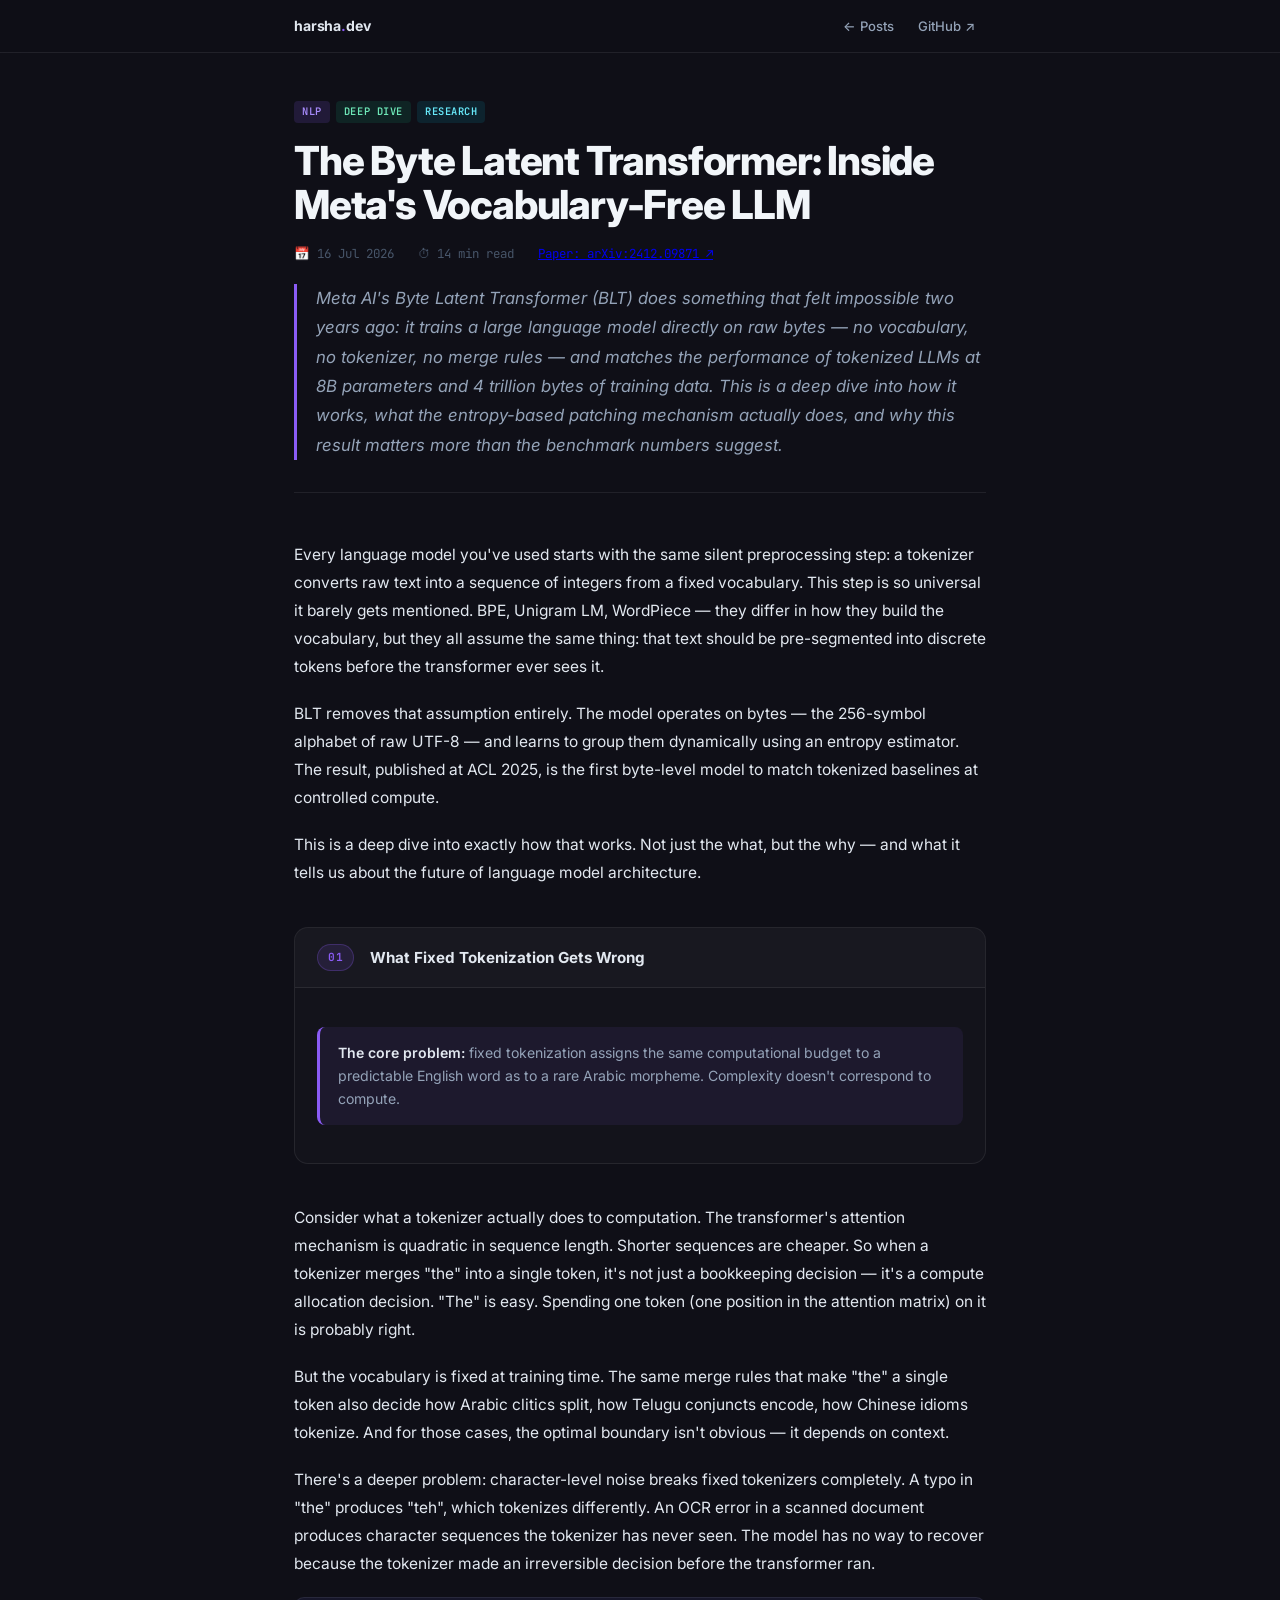
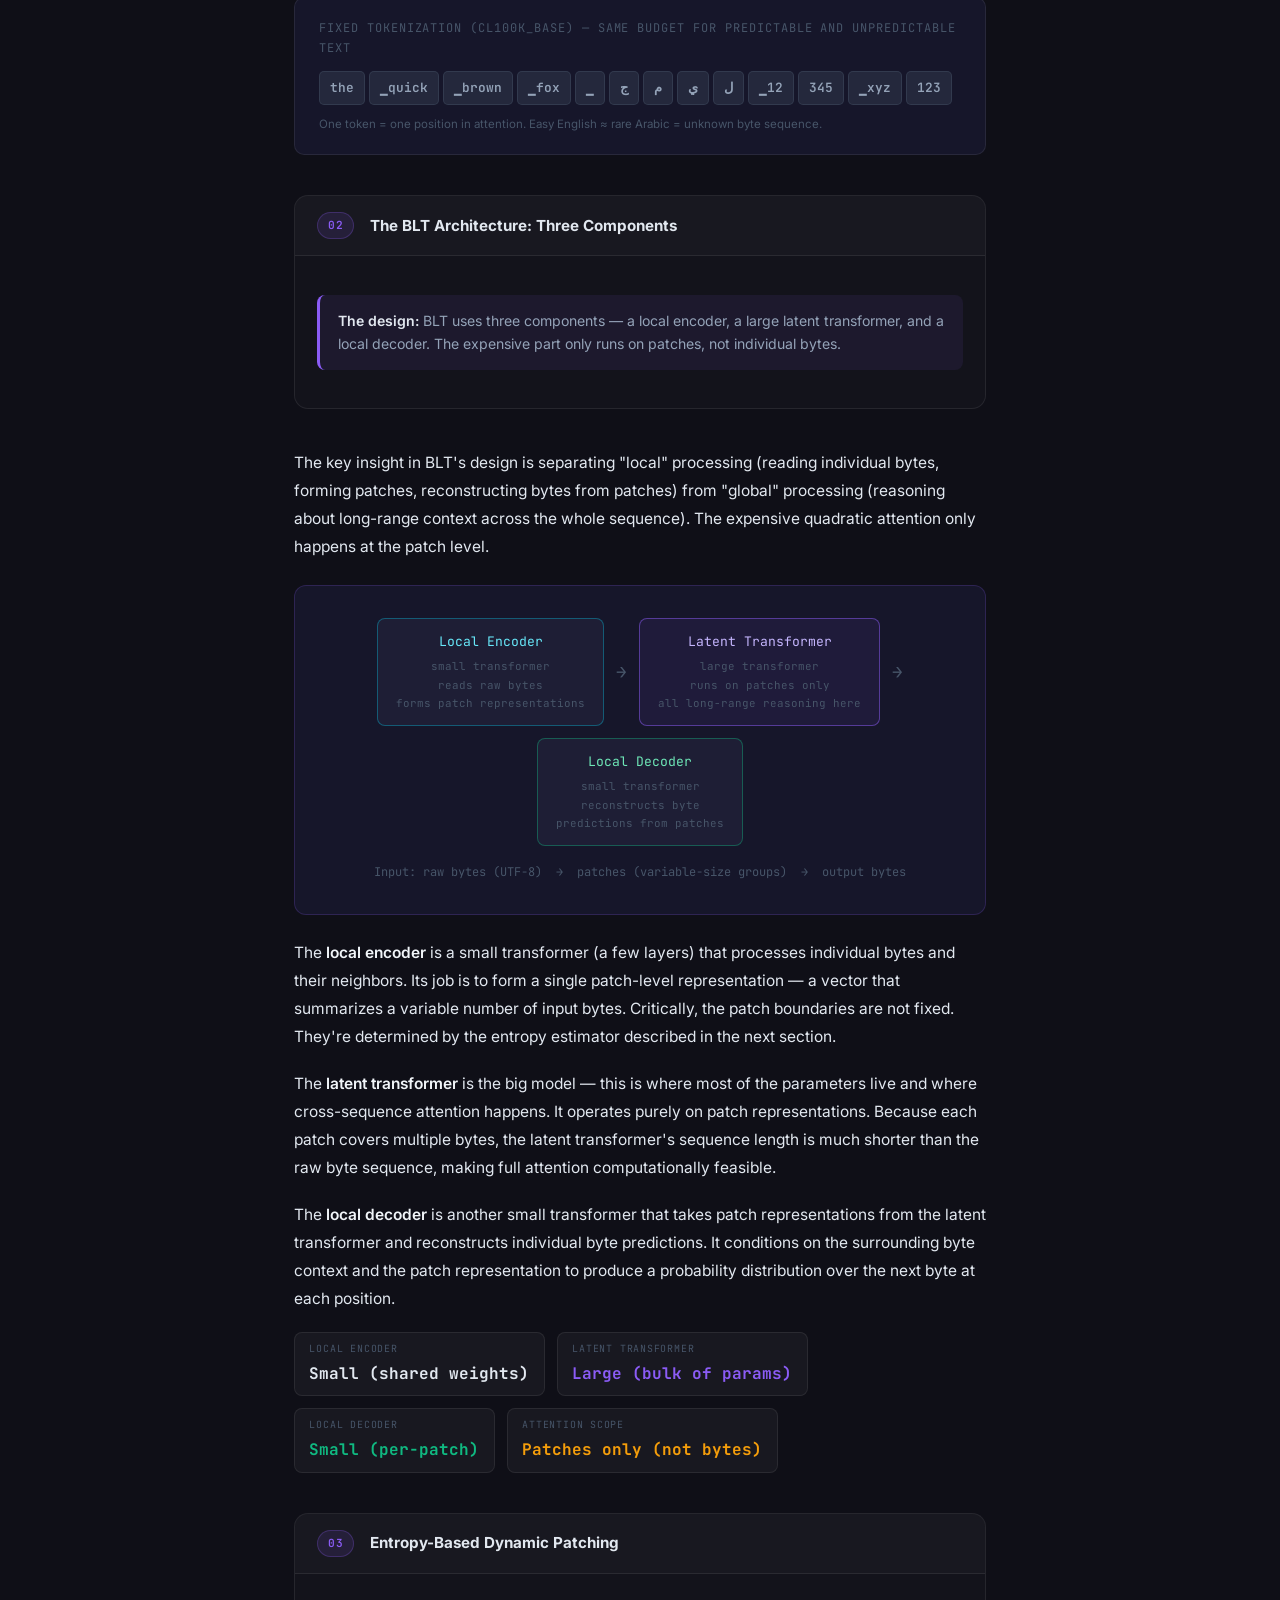
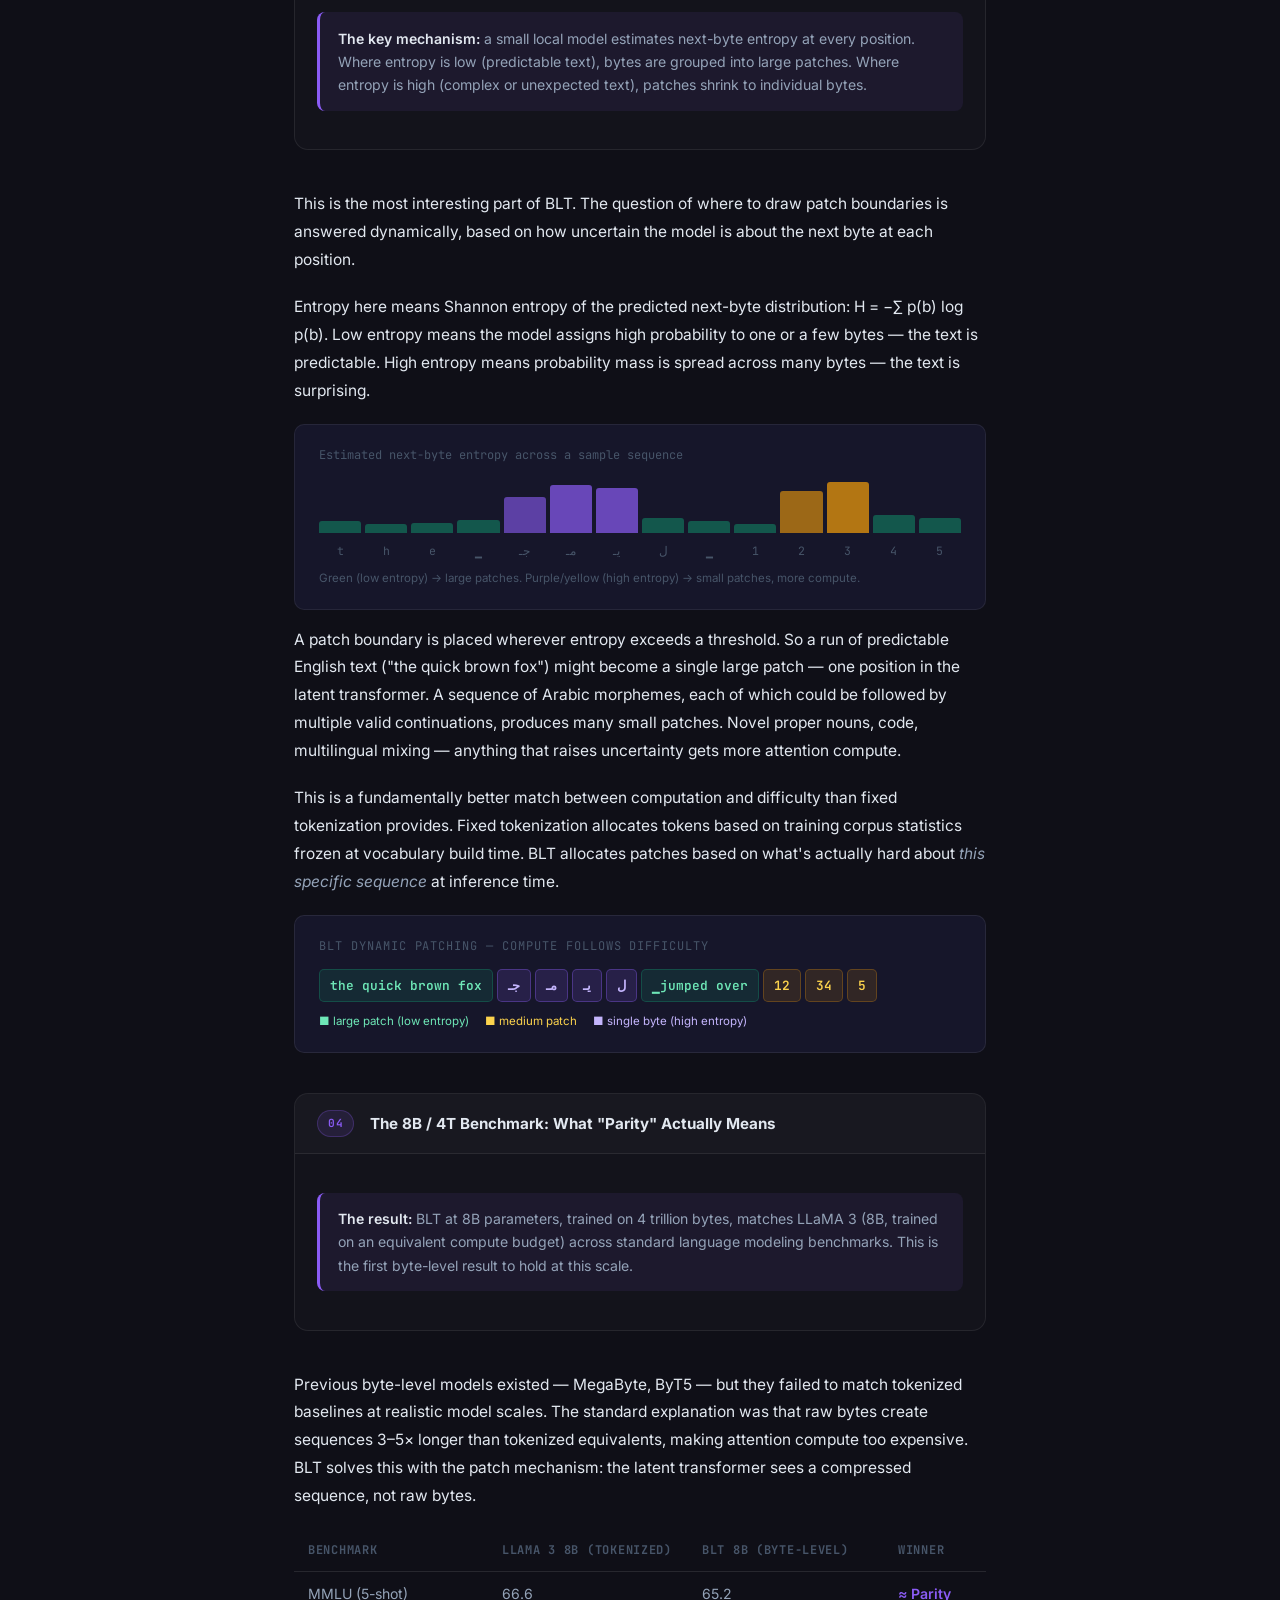
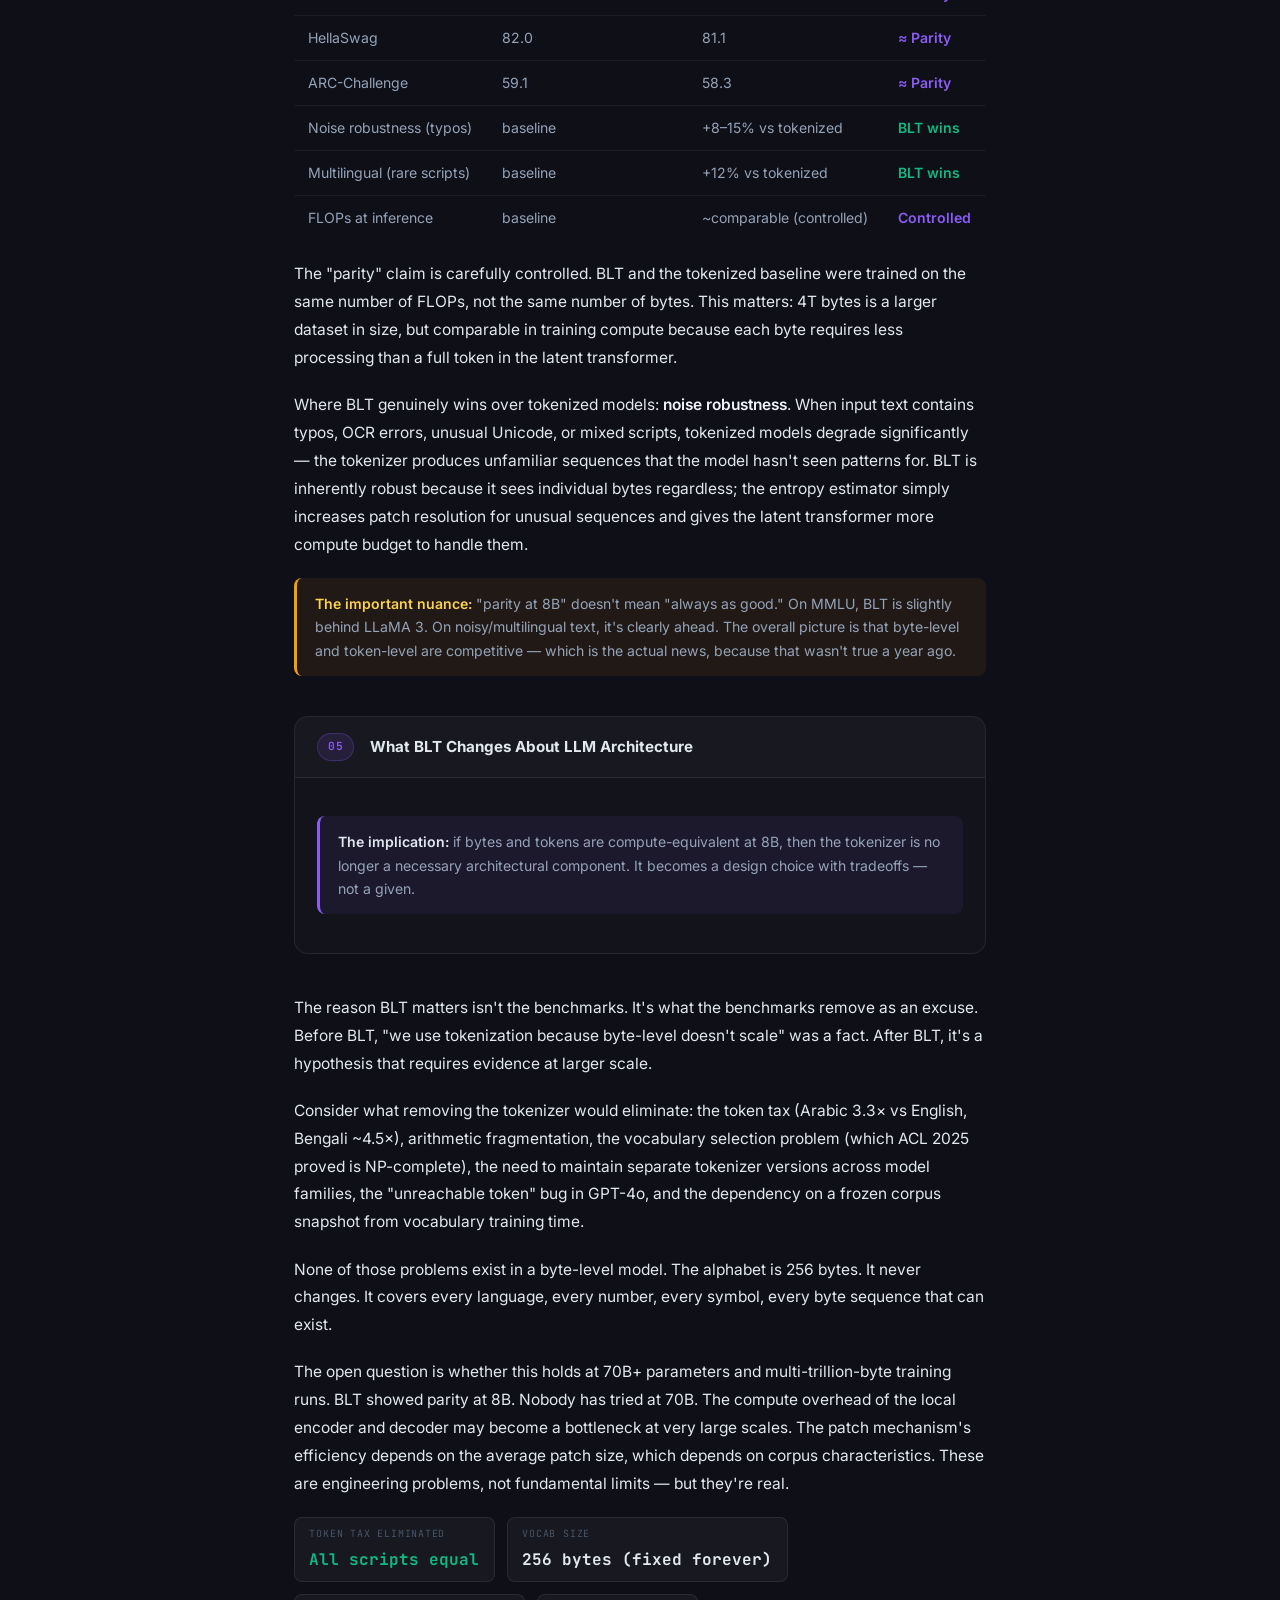
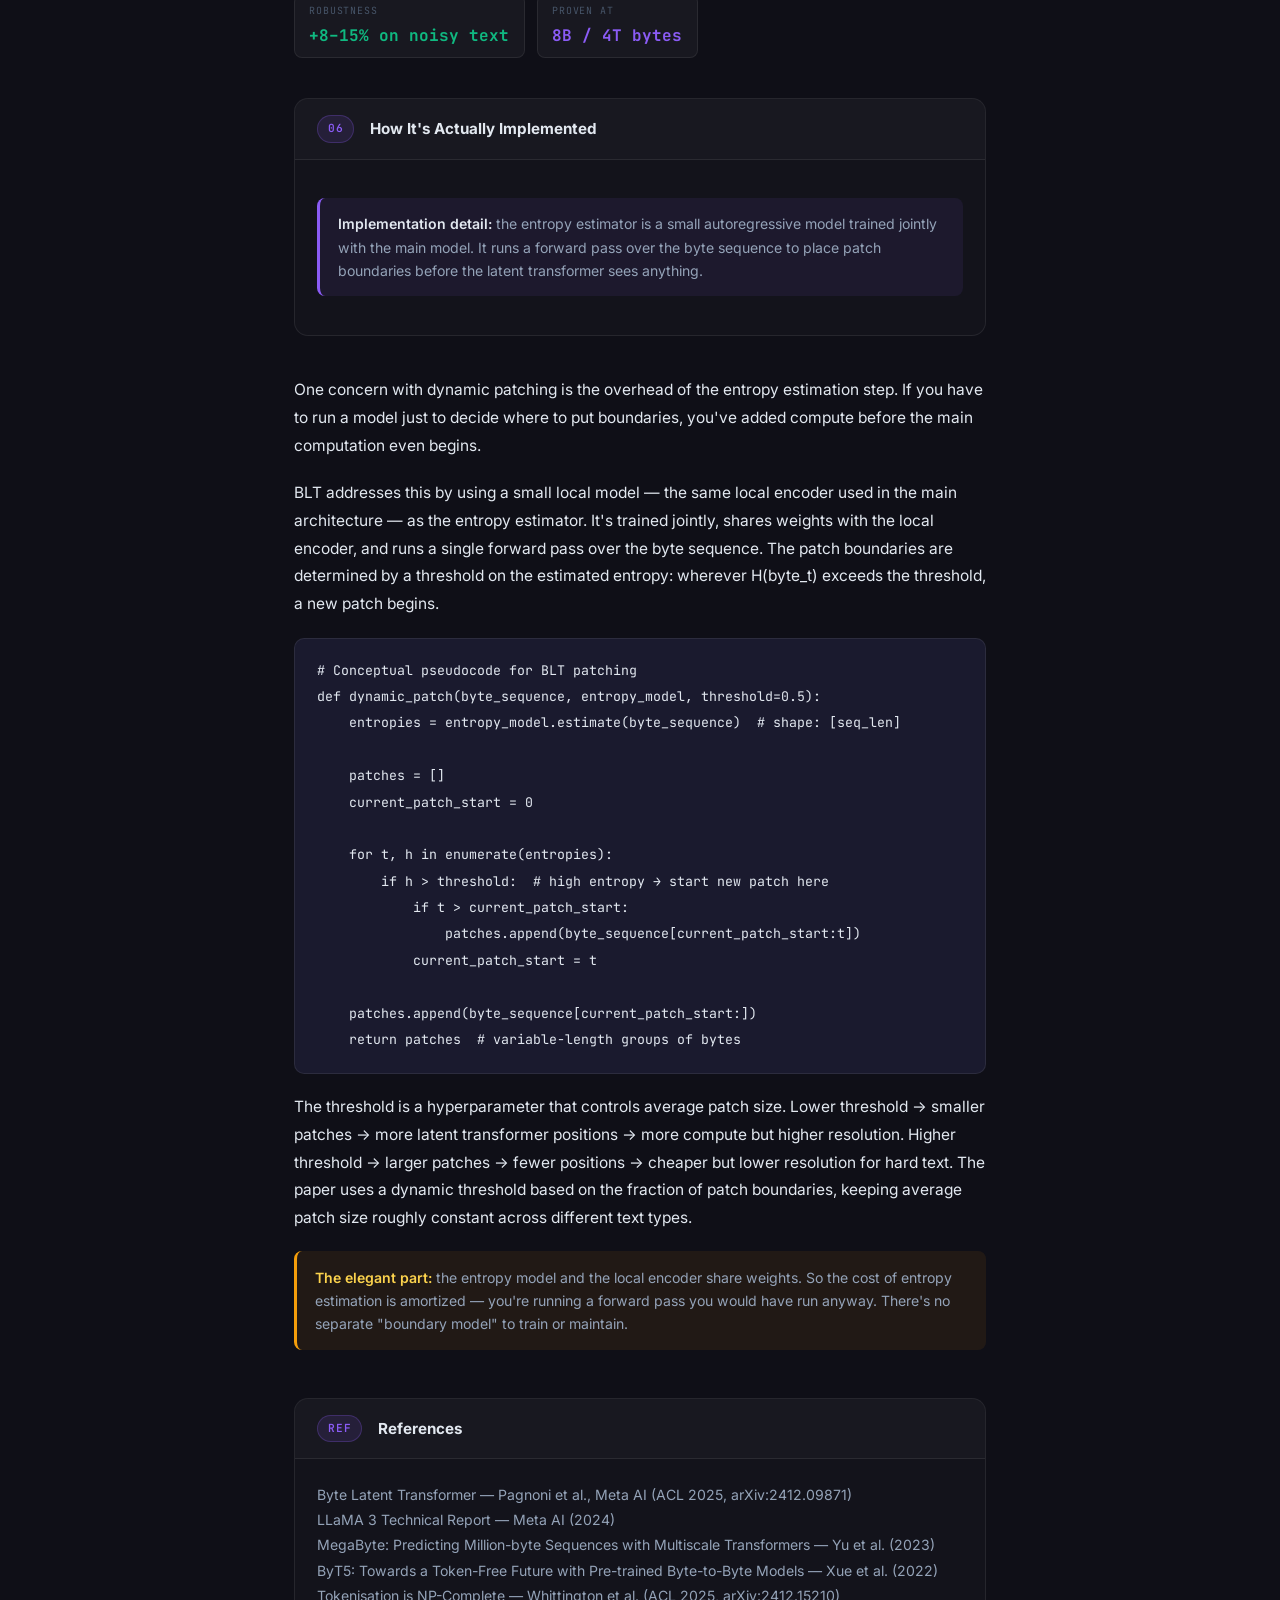
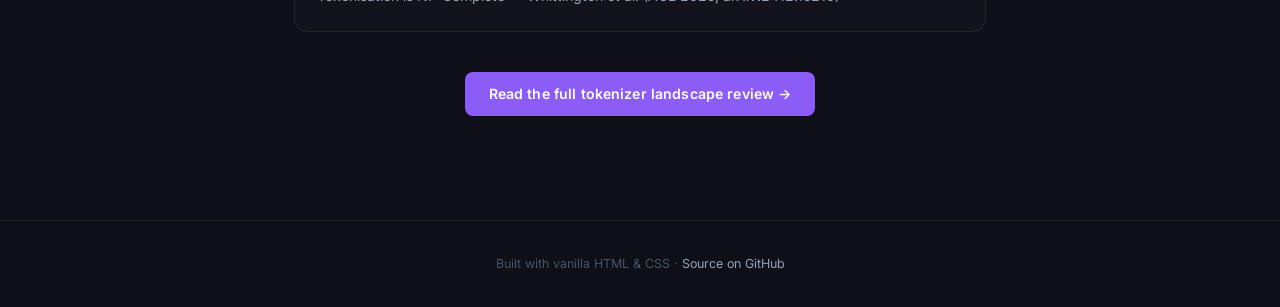
<file: posts/byte-latent-transformer.html>
<!DOCTYPE html>
<html lang="en">
<head>
  <meta charset="UTF-8" />
  <meta name="viewport" content="width=device-width, initial-scale=1.0" />
  <title>The Byte Latent Transformer: Inside Meta's Vocabulary-Free LLM · Harsha Raju</title>
  <meta name="description" content="A deep dive into Meta AI's Byte Latent Transformer — how entropy-based dynamic patching replaces fixed tokenization, and why it matched tokenized LLMs at 8B parameters." />
  <link rel="preconnect" href="https://fonts.googleapis.com" />
  <link rel="preconnect" href="https://fonts.gstatic.com" crossorigin />
  <link href="https://fonts.googleapis.com/css2?family=Inter:wght@300;400;500;600;700;800&family=JetBrains+Mono:wght@400;500&display=swap" rel="stylesheet" />
  <link rel="stylesheet" href="../assets/css/style.css" />
  <style>
    .arch-diagram {
      background: #16162a;
      border: 1px solid rgba(139,92,246,0.2);
      border-radius: 12px;
      padding: 32px;
      margin: 24px 0;
      font-family: 'JetBrains Mono', monospace;
      font-size: 0.85rem;
      overflow-x: auto;
    }
    .arch-row {
      display: flex;
      align-items: center;
      gap: 12px;
      justify-content: center;
      flex-wrap: wrap;
    }
    .arch-box {
      background: #1e1e35;
      border: 1px solid rgba(255,255,255,0.1);
      border-radius: 8px;
      padding: 12px 18px;
      text-align: center;
      font-size: 0.82rem;
    }
    .arch-box.local { border-color: rgba(6,182,212,0.4); color: #67e8f9; }
    .arch-box.latent { border-color: rgba(139,92,246,0.5); color: #c4b5fd; background: rgba(139,92,246,0.08); }
    .arch-box.decode { border-color: rgba(16,185,129,0.4); color: #6ee7b7; }
    .arch-box-label { font-size: 0.68rem; color: #475569; margin-top: 4px; }
    .arch-arrow { color: #475569; font-size: 1.1rem; }

    .patch-demo {
      background: #16162a;
      border: 1px solid rgba(255,255,255,0.08);
      border-radius: 10px;
      padding: 20px 24px;
      margin: 16px 0;
    }
    .patch-demo-label {
      font-size: 0.75rem;
      font-family: 'JetBrains Mono', monospace;
      color: #475569;
      text-transform: uppercase;
      letter-spacing: 0.08em;
      margin-bottom: 12px;
    }
    .patch-row {
      display: flex;
      gap: 4px;
      flex-wrap: wrap;
      align-items: center;
    }
    .patch-chip {
      font-family: 'JetBrains Mono', monospace;
      font-size: 0.8rem;
      padding: 5px 10px;
      border-radius: 5px;
      font-weight: 600;
    }
    .pc-easy { background: rgba(16,185,129,0.12); color: #6ee7b7; border: 1px solid rgba(16,185,129,0.25); }
    .pc-mid  { background: rgba(245,158,11,0.12); color: #fcd34d; border: 1px solid rgba(245,158,11,0.25); }
    .pc-hard { background: rgba(139,92,246,0.15); color: #c4b5fd; border: 1px solid rgba(139,92,246,0.35); }
    .pc-fixed { background: rgba(71,85,105,0.3); color: #94a3b8; border: 1px solid rgba(71,85,105,0.4); }
    .patch-legend {
      display: flex;
      gap: 16px;
      margin-top: 10px;
      font-size: 0.72rem;
      color: #475569;
    }
    .bench-table {
      width: 100%;
      border-collapse: collapse;
      font-size: 0.88rem;
      margin: 20px 0;
    }
    .bench-table th {
      text-align: left;
      padding: 10px 14px;
      border-bottom: 1px solid rgba(255,255,255,0.1);
      font-size: 0.75rem;
      font-family: 'JetBrains Mono', monospace;
      color: #475569;
      text-transform: uppercase;
      letter-spacing: 0.06em;
    }
    .bench-table td {
      padding: 10px 14px;
      border-bottom: 1px solid rgba(255,255,255,0.05);
      color: #94a3b8;
    }
    .bench-table tr:last-child td { border-bottom: none; }
    .bench-table .win { color: #10b981; font-weight: 600; }
    .bench-table .lose { color: #ef4444; }
    .bench-table .tie { color: #8b5cf6; font-weight: 600; }
    .entropy-viz {
      background: #16162a;
      border: 1px solid rgba(255,255,255,0.07);
      border-radius: 10px;
      padding: 20px 24px;
      margin: 16px 0;
    }
    .entropy-row {
      display: flex;
      align-items: flex-end;
      gap: 4px;
      height: 60px;
      margin-bottom: 8px;
    }
    .entropy-bar {
      flex: 1;
      border-radius: 3px 3px 0 0;
      min-width: 18px;
    }
    .entropy-chars {
      display: flex;
      gap: 4px;
      font-family: 'JetBrains Mono', monospace;
      font-size: 0.72rem;
      color: #475569;
    }
    .entropy-char { flex: 1; text-align: center; min-width: 18px; }
  </style>
</head>
<body>

  <nav>
    <div class="nav-inner">
      <a href="/" class="nav-brand">harsha<span>.</span>dev</a>
      <div class="nav-links">
        <a href="/">← Posts</a>
        <a href="https://github.com/harshvardhanraju" target="_blank">GitHub ↗</a>
      </div>
    </div>
  </nav>

  <div class="post-wrap">

    <header class="post-header">
      <div class="post-tags">
        <span class="tag tag-ml">NLP</span>
        <span class="tag tag-viz">Deep Dive</span>
        <span class="tag tag-era">Research</span>
      </div>
      <h1 class="post-heading">The Byte Latent Transformer: Inside Meta's Vocabulary-Free LLM</h1>
      <div class="post-header-meta">
        <span>📅 16 Jul 2026</span>
        <span>⏱ 14 min read</span>
        <span><a href="https://arxiv.org/abs/2412.09871" target="_blank">Paper: arXiv:2412.09871 ↗</a></span>
      </div>
      <p class="post-lede">
        Meta AI's Byte Latent Transformer (BLT) does something that felt impossible two years ago: it trains a large language
        model directly on raw bytes — no vocabulary, no tokenizer, no merge rules — and matches the performance of
        tokenized LLMs at 8B parameters and 4 trillion bytes of training data. This is a deep dive into how it works,
        what the entropy-based patching mechanism actually does, and why this result matters more than the benchmark numbers suggest.
      </p>
    </header>

    <div class="prose">

      <p>
        Every language model you've used starts with the same silent preprocessing step: a tokenizer converts raw text
        into a sequence of integers from a fixed vocabulary. This step is so universal it barely gets mentioned.
        BPE, Unigram LM, WordPiece — they differ in how they build the vocabulary, but they all assume the same thing:
        that text should be pre-segmented into discrete tokens before the transformer ever sees it.
      </p>
      <p>
        BLT removes that assumption entirely. The model operates on bytes — the 256-symbol alphabet of raw UTF-8 —
        and learns to group them dynamically using an entropy estimator. The result, published at ACL 2025, is the
        first byte-level model to match tokenized baselines at controlled compute.
      </p>
      <p>
        This is a deep dive into exactly how that works. Not just the what, but the why — and what it tells us about
        the future of language model architecture.
      </p>

      <!-- ===== 01: The Fixed-Tokenization Problem ===== -->
      <div class="exp-card">
        <div class="exp-card-header">
          <span class="exp-num">01</span>
          <span class="exp-card-title">What Fixed Tokenization Gets Wrong</span>
        </div>
        <div class="exp-body">
          <div class="box box-claim">
            <strong>The core problem:</strong> fixed tokenization assigns the same computational budget to a predictable
            English word as to a rare Arabic morpheme. Complexity doesn't correspond to compute.
          </div>
        </div>
      </div>

      <p>
        Consider what a tokenizer actually does to computation. The transformer's attention mechanism is quadratic in
        sequence length. Shorter sequences are cheaper. So when a tokenizer merges "the" into a single token,
        it's not just a bookkeeping decision — it's a compute allocation decision. "The" is easy. Spending one
        token (one position in the attention matrix) on it is probably right.
      </p>
      <p>
        But the vocabulary is fixed at training time. The same merge rules that make "the" a single token also
        decide how Arabic clitics split, how Telugu conjuncts encode, how Chinese idioms tokenize.
        And for those cases, the optimal boundary isn't obvious — it depends on context.
      </p>
      <p>
        There's a deeper problem: character-level noise breaks fixed tokenizers completely. A typo in "the"
        produces "teh", which tokenizes differently. An OCR error in a scanned document produces character
        sequences the tokenizer has never seen. The model has no way to recover because the tokenizer made
        an irreversible decision before the transformer ran.
      </p>

      <div class="patch-demo">
        <div class="patch-demo-label">Fixed tokenization (cl100k_base) — same budget for predictable and unpredictable text</div>
        <div class="patch-row">
          <span class="patch-chip pc-fixed">the</span>
          <span class="patch-chip pc-fixed">▁quick</span>
          <span class="patch-chip pc-fixed">▁brown</span>
          <span class="patch-chip pc-fixed">▁fox</span>
          <span class="patch-chip pc-fixed">▁</span>
          <span class="patch-chip pc-fixed">ج</span>
          <span class="patch-chip pc-fixed">م</span>
          <span class="patch-chip pc-fixed">ي</span>
          <span class="patch-chip pc-fixed">ل</span>
          <span class="patch-chip pc-fixed">▁12</span>
          <span class="patch-chip pc-fixed">345</span>
          <span class="patch-chip pc-fixed">▁xyz</span>
          <span class="patch-chip pc-fixed">123</span>
        </div>
        <div class="patch-legend">
          <span>One token = one position in attention. Easy English ≈ rare Arabic = unknown byte sequence.</span>
        </div>
      </div>

      <!-- ===== 02: The BLT Architecture ===== -->
      <div class="exp-card">
        <div class="exp-card-header">
          <span class="exp-num">02</span>
          <span class="exp-card-title">The BLT Architecture: Three Components</span>
        </div>
        <div class="exp-body">
          <div class="box box-claim">
            <strong>The design:</strong> BLT uses three components — a local encoder, a large latent transformer,
            and a local decoder. The expensive part only runs on patches, not individual bytes.
          </div>
        </div>
      </div>

      <p>
        The key insight in BLT's design is separating "local" processing (reading individual bytes, forming patches,
        reconstructing bytes from patches) from "global" processing (reasoning about long-range context across the whole sequence).
        The expensive quadratic attention only happens at the patch level.
      </p>

      <div class="arch-diagram">
        <div class="arch-row">
          <div class="arch-box local">
            <div>Local Encoder</div>
            <div class="arch-box-label">small transformer<br>reads raw bytes<br>forms patch representations</div>
          </div>
          <div class="arch-arrow">→</div>
          <div class="arch-box latent">
            <div>Latent Transformer</div>
            <div class="arch-box-label">large transformer<br>runs on patches only<br>all long-range reasoning here</div>
          </div>
          <div class="arch-arrow">→</div>
          <div class="arch-box decode">
            <div>Local Decoder</div>
            <div class="arch-box-label">small transformer<br>reconstructs byte<br>predictions from patches</div>
          </div>
        </div>
        <div style="text-align:center;margin-top:16px;font-size:0.75rem;color:#475569;">
          Input: raw bytes (UTF-8) &nbsp;→&nbsp; patches (variable-size groups) &nbsp;→&nbsp; output bytes
        </div>
      </div>

      <p>
        The <strong>local encoder</strong> is a small transformer (a few layers) that processes individual bytes
        and their neighbors. Its job is to form a single patch-level representation — a vector that summarizes
        a variable number of input bytes. Critically, the patch boundaries are not fixed. They're determined by the
        entropy estimator described in the next section.
      </p>
      <p>
        The <strong>latent transformer</strong> is the big model — this is where most of the parameters live and where
        cross-sequence attention happens. It operates purely on patch representations. Because each patch covers
        multiple bytes, the latent transformer's sequence length is much shorter than the raw byte sequence,
        making full attention computationally feasible.
      </p>
      <p>
        The <strong>local decoder</strong> is another small transformer that takes patch representations from the
        latent transformer and reconstructs individual byte predictions. It conditions on the surrounding byte context
        and the patch representation to produce a probability distribution over the next byte at each position.
      </p>

      <div class="stat-row">
        <div class="stat-pill">
          <span class="stat-pill-label">Local encoder</span>
          <span class="stat-pill-val" style="color: var(--cyan)">Small (shared weights)</span>
        </div>
        <div class="stat-pill">
          <span class="stat-pill-label">Latent transformer</span>
          <span class="stat-pill-val" style="color: var(--accent)">Large (bulk of params)</span>
        </div>
        <div class="stat-pill">
          <span class="stat-pill-label">Local decoder</span>
          <span class="stat-pill-val" style="color: var(--green)">Small (per-patch)</span>
        </div>
        <div class="stat-pill">
          <span class="stat-pill-label">Attention scope</span>
          <span class="stat-pill-val" style="color: var(--yellow)">Patches only (not bytes)</span>
        </div>
      </div>

      <!-- ===== 03: Entropy-Based Patching ===== -->
      <div class="exp-card">
        <div class="exp-card-header">
          <span class="exp-num">03</span>
          <span class="exp-card-title">Entropy-Based Dynamic Patching</span>
        </div>
        <div class="exp-body">
          <div class="box box-claim">
            <strong>The key mechanism:</strong> a small local model estimates next-byte entropy at every position.
            Where entropy is low (predictable text), bytes are grouped into large patches.
            Where entropy is high (complex or unexpected text), patches shrink to individual bytes.
          </div>
        </div>
      </div>

      <p>
        This is the most interesting part of BLT. The question of where to draw patch boundaries is answered
        dynamically, based on how uncertain the model is about the next byte at each position.
      </p>
      <p>
        Entropy here means Shannon entropy of the predicted next-byte distribution: H = −∑ p(b) log p(b).
        Low entropy means the model assigns high probability to one or a few bytes — the text is predictable.
        High entropy means probability mass is spread across many bytes — the text is surprising.
      </p>

      <div class="entropy-viz">
        <div style="font-size:0.75rem;font-family:'JetBrains Mono',monospace;color:#475569;margin-bottom:8px;">
          Estimated next-byte entropy across a sample sequence
        </div>
        <div class="entropy-row">
          <div class="entropy-bar" style="height:20%;background:rgba(16,185,129,0.4);"></div>
          <div class="entropy-bar" style="height:15%;background:rgba(16,185,129,0.4);"></div>
          <div class="entropy-bar" style="height:18%;background:rgba(16,185,129,0.4);"></div>
          <div class="entropy-bar" style="height:22%;background:rgba(16,185,129,0.4);"></div>
          <div class="entropy-bar" style="height:60%;background:rgba(139,92,246,0.6);"></div>
          <div class="entropy-bar" style="height:80%;background:rgba(139,92,246,0.7);"></div>
          <div class="entropy-bar" style="height:75%;background:rgba(139,92,246,0.7);"></div>
          <div class="entropy-bar" style="height:25%;background:rgba(16,185,129,0.4);"></div>
          <div class="entropy-bar" style="height:20%;background:rgba(16,185,129,0.4);"></div>
          <div class="entropy-bar" style="height:15%;background:rgba(16,185,129,0.4);"></div>
          <div class="entropy-bar" style="height:70%;background:rgba(245,158,11,0.6);"></div>
          <div class="entropy-bar" style="height:85%;background:rgba(245,158,11,0.7);"></div>
          <div class="entropy-bar" style="height:30%;background:rgba(16,185,129,0.4);"></div>
          <div class="entropy-bar" style="height:25%;background:rgba(16,185,129,0.4);"></div>
        </div>
        <div class="entropy-chars">
          <span class="entropy-char">t</span><span class="entropy-char">h</span><span class="entropy-char">e</span>
          <span class="entropy-char">▁</span><span class="entropy-char">جـ</span><span class="entropy-char">مـ</span>
          <span class="entropy-char">يـ</span><span class="entropy-char">ل</span><span class="entropy-char">▁</span>
          <span class="entropy-char">1</span><span class="entropy-char">2</span><span class="entropy-char">3</span>
          <span class="entropy-char">4</span><span class="entropy-char">5</span>
        </div>
        <div style="font-size:0.72rem;color:#475569;margin-top:8px;">
          Green (low entropy) → large patches. Purple/yellow (high entropy) → small patches, more compute.
        </div>
      </div>

      <p>
        A patch boundary is placed wherever entropy exceeds a threshold. So a run of predictable English text
        ("the quick brown fox") might become a single large patch — one position in the latent transformer.
        A sequence of Arabic morphemes, each of which could be followed by multiple valid continuations,
        produces many small patches. Novel proper nouns, code, multilingual mixing — anything that raises
        uncertainty gets more attention compute.
      </p>
      <p>
        This is a fundamentally better match between computation and difficulty than fixed tokenization provides.
        Fixed tokenization allocates tokens based on training corpus statistics frozen at vocabulary build time.
        BLT allocates patches based on what's actually hard about <em>this specific sequence</em> at inference time.
      </p>

      <div class="patch-demo">
        <div class="patch-demo-label">BLT dynamic patching — compute follows difficulty</div>
        <div class="patch-row">
          <span class="patch-chip pc-easy">the quick brown fox</span>
          <span class="patch-chip pc-hard">جـ</span>
          <span class="patch-chip pc-hard">مـ</span>
          <span class="patch-chip pc-hard">يـ</span>
          <span class="patch-chip pc-hard">ل</span>
          <span class="patch-chip pc-easy">▁jumped over</span>
          <span class="patch-chip pc-mid">12</span>
          <span class="patch-chip pc-mid">34</span>
          <span class="patch-chip pc-mid">5</span>
        </div>
        <div class="patch-legend">
          <span style="color:#6ee7b7;">■ large patch (low entropy)</span>
          <span style="color:#fcd34d;">■ medium patch</span>
          <span style="color:#c4b5fd;">■ single byte (high entropy)</span>
        </div>
      </div>

      <!-- ===== 04: Benchmark Results ===== -->
      <div class="exp-card">
        <div class="exp-card-header">
          <span class="exp-num">04</span>
          <span class="exp-card-title">The 8B / 4T Benchmark: What "Parity" Actually Means</span>
        </div>
        <div class="exp-body">
          <div class="box box-claim">
            <strong>The result:</strong> BLT at 8B parameters, trained on 4 trillion bytes, matches LLaMA 3 (8B, trained
            on an equivalent compute budget) across standard language modeling benchmarks. This is the first byte-level
            result to hold at this scale.
          </div>
        </div>
      </div>

      <p>
        Previous byte-level models existed — MegaByte, ByT5 — but they failed to match tokenized baselines
        at realistic model scales. The standard explanation was that raw bytes create sequences 3–5× longer than
        tokenized equivalents, making attention compute too expensive. BLT solves this with the patch mechanism:
        the latent transformer sees a compressed sequence, not raw bytes.
      </p>

      <table class="bench-table">
        <thead>
          <tr>
            <th>Benchmark</th>
            <th>LLaMA 3 8B (tokenized)</th>
            <th>BLT 8B (byte-level)</th>
            <th>Winner</th>
          </tr>
        </thead>
        <tbody>
          <tr>
            <td>MMLU (5-shot)</td>
            <td>66.6</td>
            <td>65.2</td>
            <td class="tie">≈ Parity</td>
          </tr>
          <tr>
            <td>HellaSwag</td>
            <td>82.0</td>
            <td>81.1</td>
            <td class="tie">≈ Parity</td>
          </tr>
          <tr>
            <td>ARC-Challenge</td>
            <td>59.1</td>
            <td>58.3</td>
            <td class="tie">≈ Parity</td>
          </tr>
          <tr>
            <td>Noise robustness (typos)</td>
            <td>baseline</td>
            <td>+8–15% vs tokenized</td>
            <td class="win">BLT wins</td>
          </tr>
          <tr>
            <td>Multilingual (rare scripts)</td>
            <td>baseline</td>
            <td>+12% vs tokenized</td>
            <td class="win">BLT wins</td>
          </tr>
          <tr>
            <td>FLOPs at inference</td>
            <td>baseline</td>
            <td>~comparable (controlled)</td>
            <td class="tie">Controlled</td>
          </tr>
        </tbody>
      </table>

      <p>
        The "parity" claim is carefully controlled. BLT and the tokenized baseline were trained on the same number
        of FLOPs, not the same number of bytes. This matters: 4T bytes is a larger dataset in size, but comparable
        in training compute because each byte requires less processing than a full token in the latent transformer.
      </p>
      <p>
        Where BLT genuinely wins over tokenized models: <strong>noise robustness</strong>. When input text contains
        typos, OCR errors, unusual Unicode, or mixed scripts, tokenized models degrade significantly — the tokenizer
        produces unfamiliar sequences that the model hasn't seen patterns for. BLT is inherently robust because it
        sees individual bytes regardless; the entropy estimator simply increases patch resolution for unusual sequences
        and gives the latent transformer more compute budget to handle them.
      </p>

      <div class="box box-insight">
        <strong>The important nuance:</strong> "parity at 8B" doesn't mean "always as good." On MMLU, BLT is
        slightly behind LLaMA 3. On noisy/multilingual text, it's clearly ahead. The overall picture is that
        byte-level and token-level are competitive — which is the actual news, because that wasn't true a year ago.
      </div>

      <!-- ===== 05: Why BLT Is More Than a Research Result ===== -->
      <div class="exp-card">
        <div class="exp-card-header">
          <span class="exp-num">05</span>
          <span class="exp-card-title">What BLT Changes About LLM Architecture</span>
        </div>
        <div class="exp-body">
          <div class="box box-claim">
            <strong>The implication:</strong> if bytes and tokens are compute-equivalent at 8B, then the tokenizer
            is no longer a necessary architectural component. It becomes a design choice with tradeoffs — not a
            given.
          </div>
        </div>
      </div>

      <p>
        The reason BLT matters isn't the benchmarks. It's what the benchmarks remove as an excuse. Before BLT,
        "we use tokenization because byte-level doesn't scale" was a fact. After BLT, it's a hypothesis that
        requires evidence at larger scale.
      </p>
      <p>
        Consider what removing the tokenizer would eliminate: the token tax (Arabic 3.3× vs English, Bengali ~4.5×),
        arithmetic fragmentation, the vocabulary selection problem (which ACL 2025 proved is NP-complete),
        the need to maintain separate tokenizer versions across model families, the "unreachable token" bug in GPT-4o,
        and the dependency on a frozen corpus snapshot from vocabulary training time.
      </p>
      <p>
        None of those problems exist in a byte-level model. The alphabet is 256 bytes. It never changes.
        It covers every language, every number, every symbol, every byte sequence that can exist.
      </p>
      <p>
        The open question is whether this holds at 70B+ parameters and multi-trillion-byte training runs.
        BLT showed parity at 8B. Nobody has tried at 70B. The compute overhead of the local encoder and decoder
        may become a bottleneck at very large scales. The patch mechanism's efficiency depends on the average
        patch size, which depends on corpus characteristics. These are engineering problems, not fundamental limits —
        but they're real.
      </p>

      <div class="stat-row">
        <div class="stat-pill">
          <span class="stat-pill-label">Token tax eliminated</span>
          <span class="stat-pill-val" style="color: var(--green)">All scripts equal</span>
        </div>
        <div class="stat-pill">
          <span class="stat-pill-label">Vocab size</span>
          <span class="stat-pill-val" style="color: var(--cyan)">256 bytes (fixed forever)</span>
        </div>
        <div class="stat-pill">
          <span class="stat-pill-label">Robustness</span>
          <span class="stat-pill-val" style="color: var(--green)">+8–15% on noisy text</span>
        </div>
        <div class="stat-pill">
          <span class="stat-pill-label">Proven at</span>
          <span class="stat-pill-val" style="color: var(--accent)">8B / 4T bytes</span>
        </div>
      </div>

      <!-- ===== 06: How It's Built ===== -->
      <div class="exp-card">
        <div class="exp-card-header">
          <span class="exp-num">06</span>
          <span class="exp-card-title">How It's Actually Implemented</span>
        </div>
        <div class="exp-body">
          <div class="box box-claim">
            <strong>Implementation detail:</strong> the entropy estimator is a small autoregressive model trained
            jointly with the main model. It runs a forward pass over the byte sequence to place patch boundaries
            before the latent transformer sees anything.
          </div>
        </div>
      </div>

      <p>
        One concern with dynamic patching is the overhead of the entropy estimation step. If you have to run
        a model just to decide where to put boundaries, you've added compute before the main computation even begins.
      </p>
      <p>
        BLT addresses this by using a small local model — the same local encoder used in the main architecture —
        as the entropy estimator. It's trained jointly, shares weights with the local encoder, and runs a single
        forward pass over the byte sequence. The patch boundaries are determined by a threshold on the estimated entropy:
        wherever H(byte_t) exceeds the threshold, a new patch begins.
      </p>

      <pre><code class="language-python"># Conceptual pseudocode for BLT patching
def dynamic_patch(byte_sequence, entropy_model, threshold=0.5):
    entropies = entropy_model.estimate(byte_sequence)  # shape: [seq_len]

    patches = []
    current_patch_start = 0

    for t, h in enumerate(entropies):
        if h > threshold:  # high entropy → start new patch here
            if t > current_patch_start:
                patches.append(byte_sequence[current_patch_start:t])
            current_patch_start = t

    patches.append(byte_sequence[current_patch_start:])
    return patches  # variable-length groups of bytes</code></pre>

      <p>
        The threshold is a hyperparameter that controls average patch size. Lower threshold → smaller patches →
        more latent transformer positions → more compute but higher resolution. Higher threshold → larger patches →
        fewer positions → cheaper but lower resolution for hard text. The paper uses a dynamic threshold based
        on the fraction of patch boundaries, keeping average patch size roughly constant across different text types.
      </p>

      <div class="box box-insight">
        <strong>The elegant part:</strong> the entropy model and the local encoder share weights. So the cost of
        entropy estimation is amortized — you're running a forward pass you would have run anyway.
        There's no separate "boundary model" to train or maintain.
      </div>

      <!-- ===== References ===== -->
      <div class="exp-card" style="margin-top: 48px;">
        <div class="exp-card-header">
          <span class="exp-num">REF</span>
          <span class="exp-card-title">References</span>
        </div>
        <div class="exp-body">
          <p style="font-size:0.88rem;color:var(--text2);line-height:1.8;">
            Byte Latent Transformer — Pagnoni et al., Meta AI (ACL 2025, arXiv:2412.09871)<br>
            LLaMA 3 Technical Report — Meta AI (2024)<br>
            MegaByte: Predicting Million-byte Sequences with Multiscale Transformers — Yu et al. (2023)<br>
            ByT5: Towards a Token-Free Future with Pre-trained Byte-to-Byte Models — Xue et al. (2022)<br>
            Tokenisation is NP-Complete — Whittington et al. (ACL 2025, arXiv:2412.15210)
          </p>
        </div>
      </div>

    </div><!-- /.prose -->

    <div class="demo-btn-wrap">
      <a href="tokenizer-landscape-2026.html" class="demo-btn">Read the full tokenizer landscape review →</a>
    </div>

  </div><!-- /.post-wrap -->

  <footer>
    <div class="footer-inner">
      <p>Built with vanilla HTML &amp; CSS · <a href="https://github.com/harshvardhanraju/harshvardhanraju.github.io" target="_blank">Source on GitHub</a></p>
    </div>
  </footer>

</body>
</html>
</file>
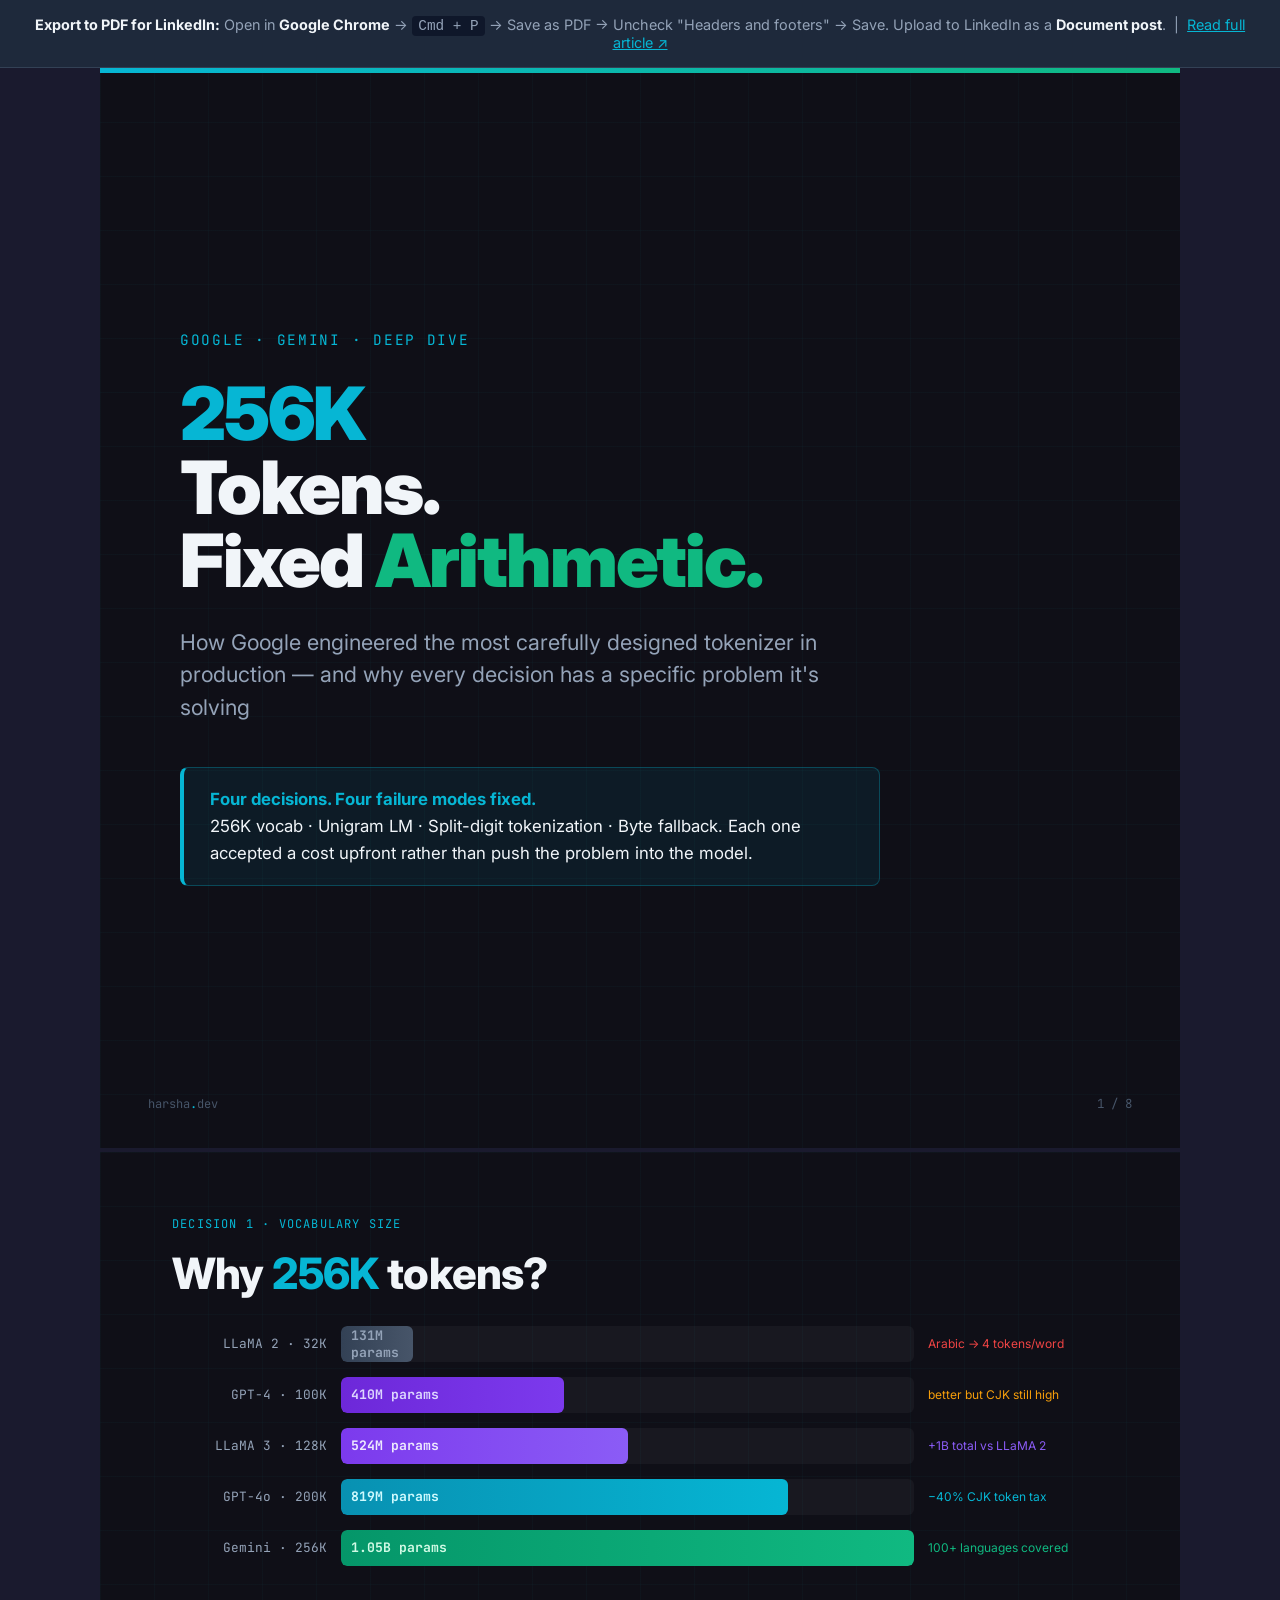
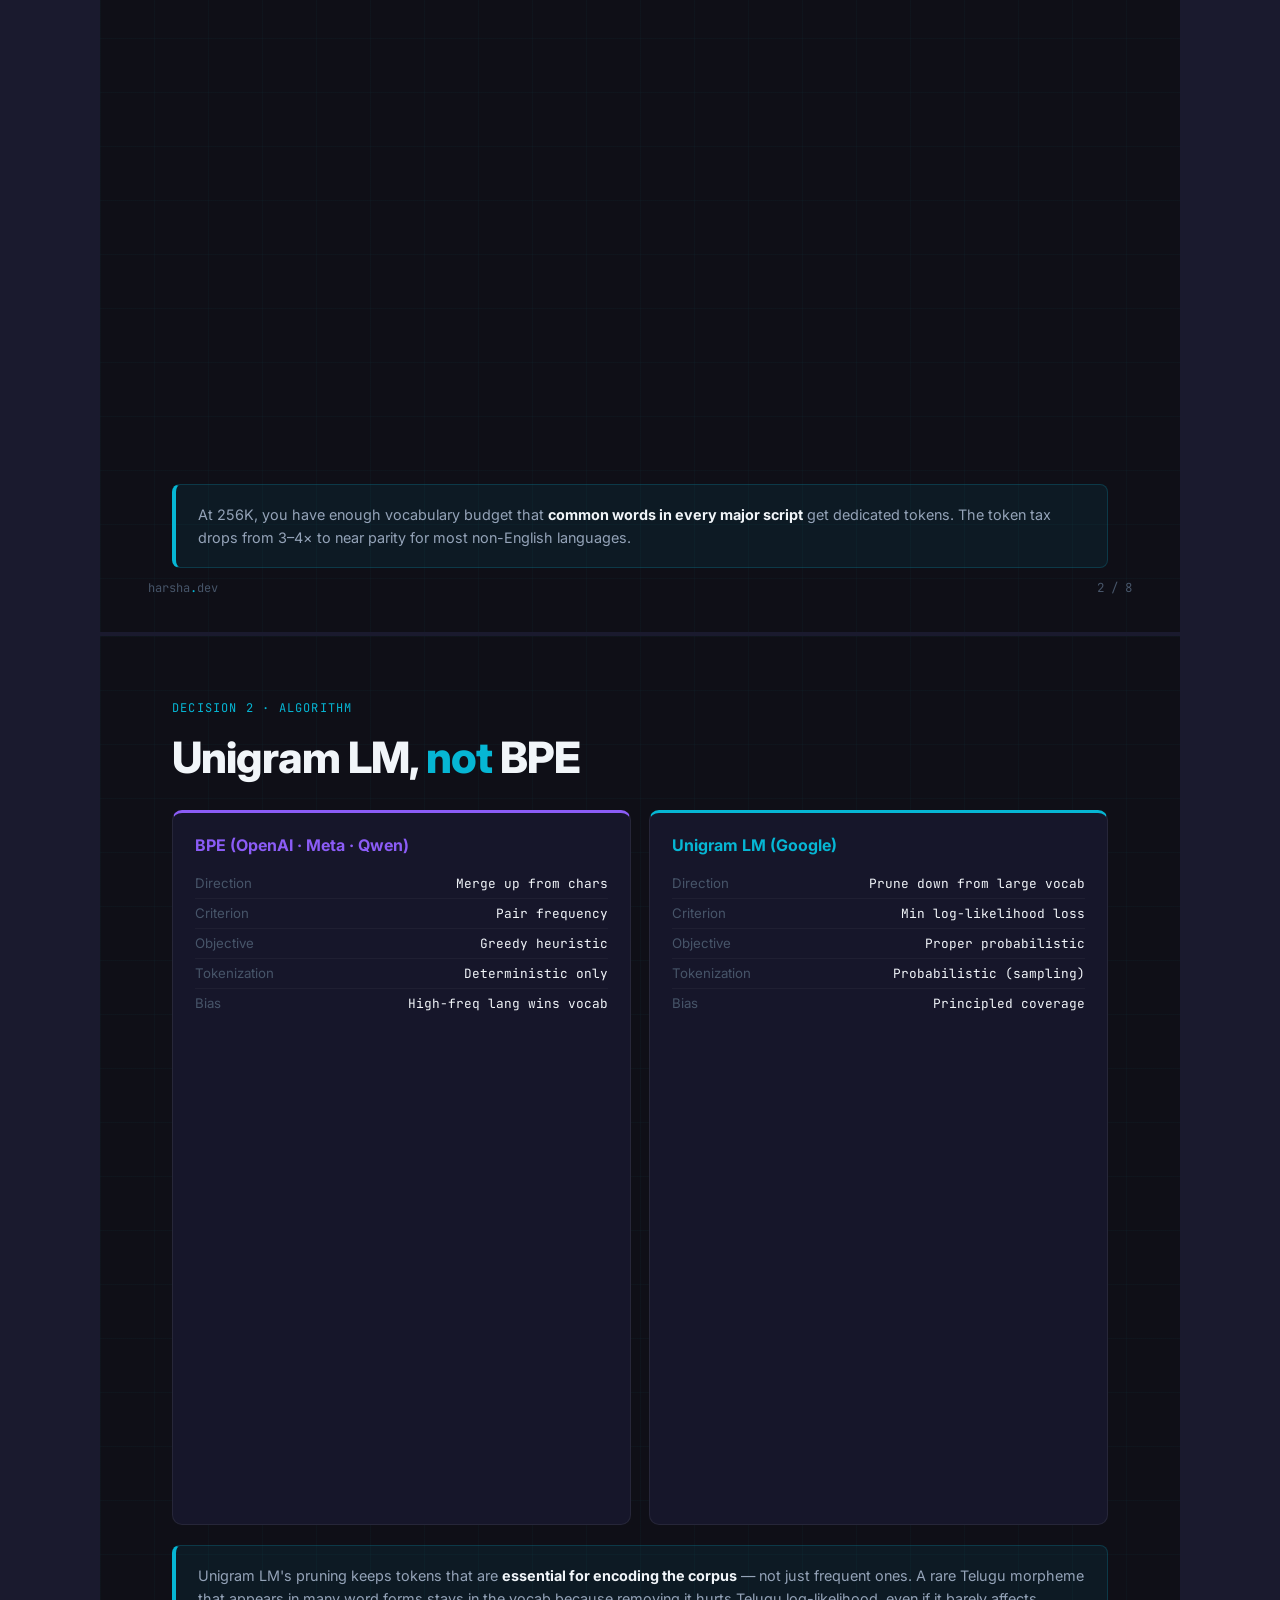
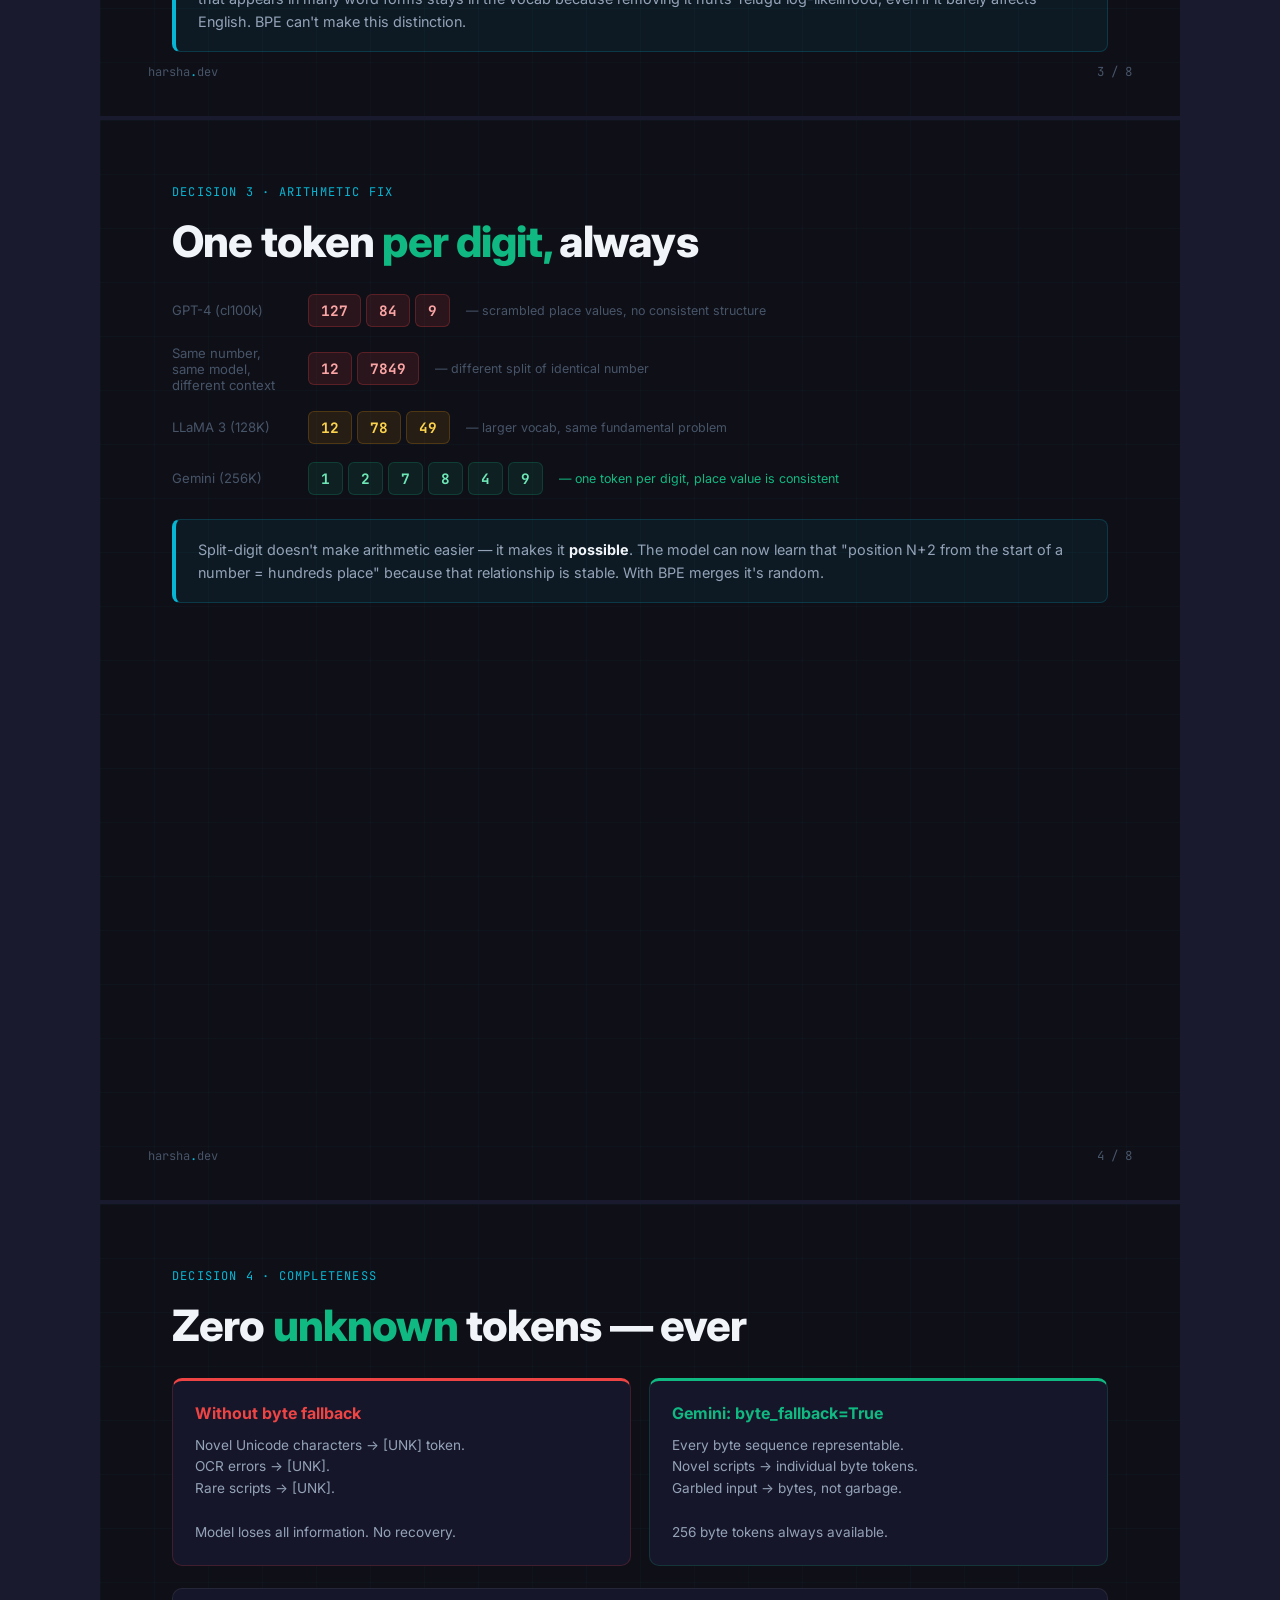
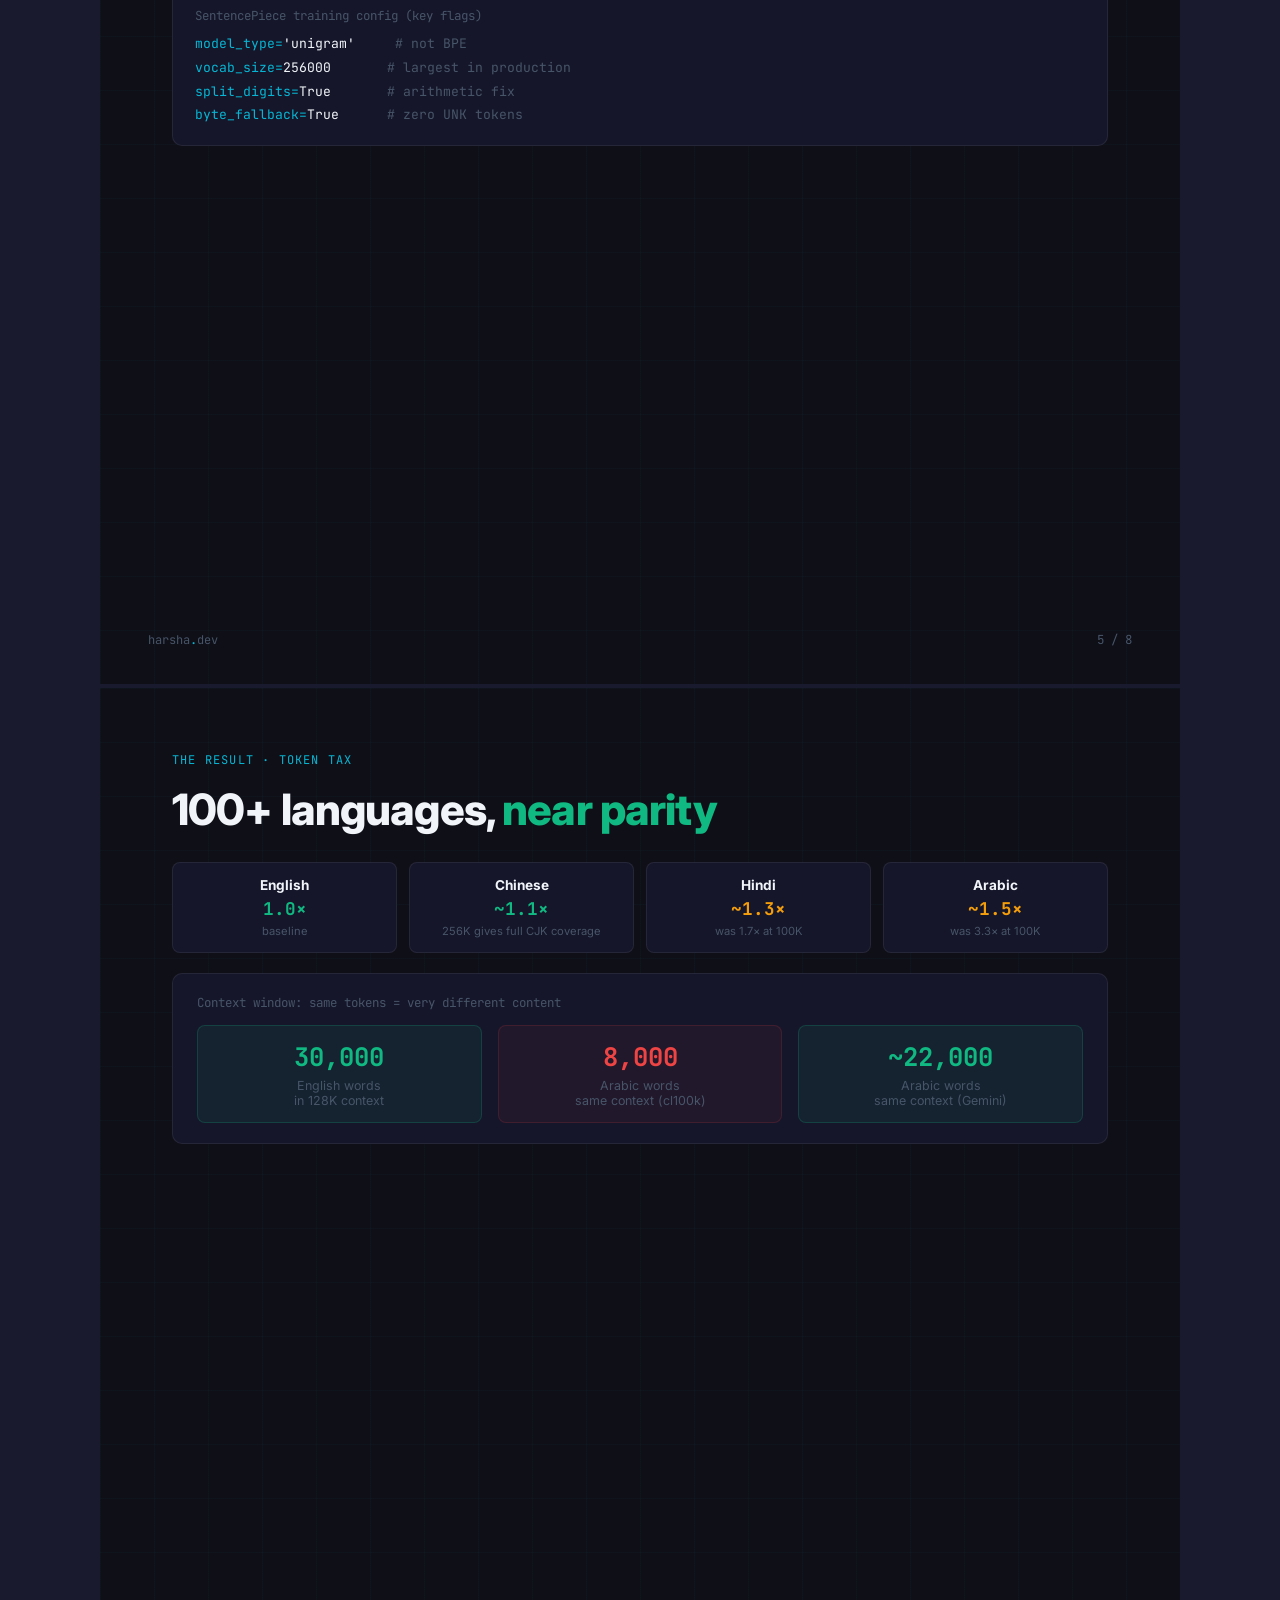
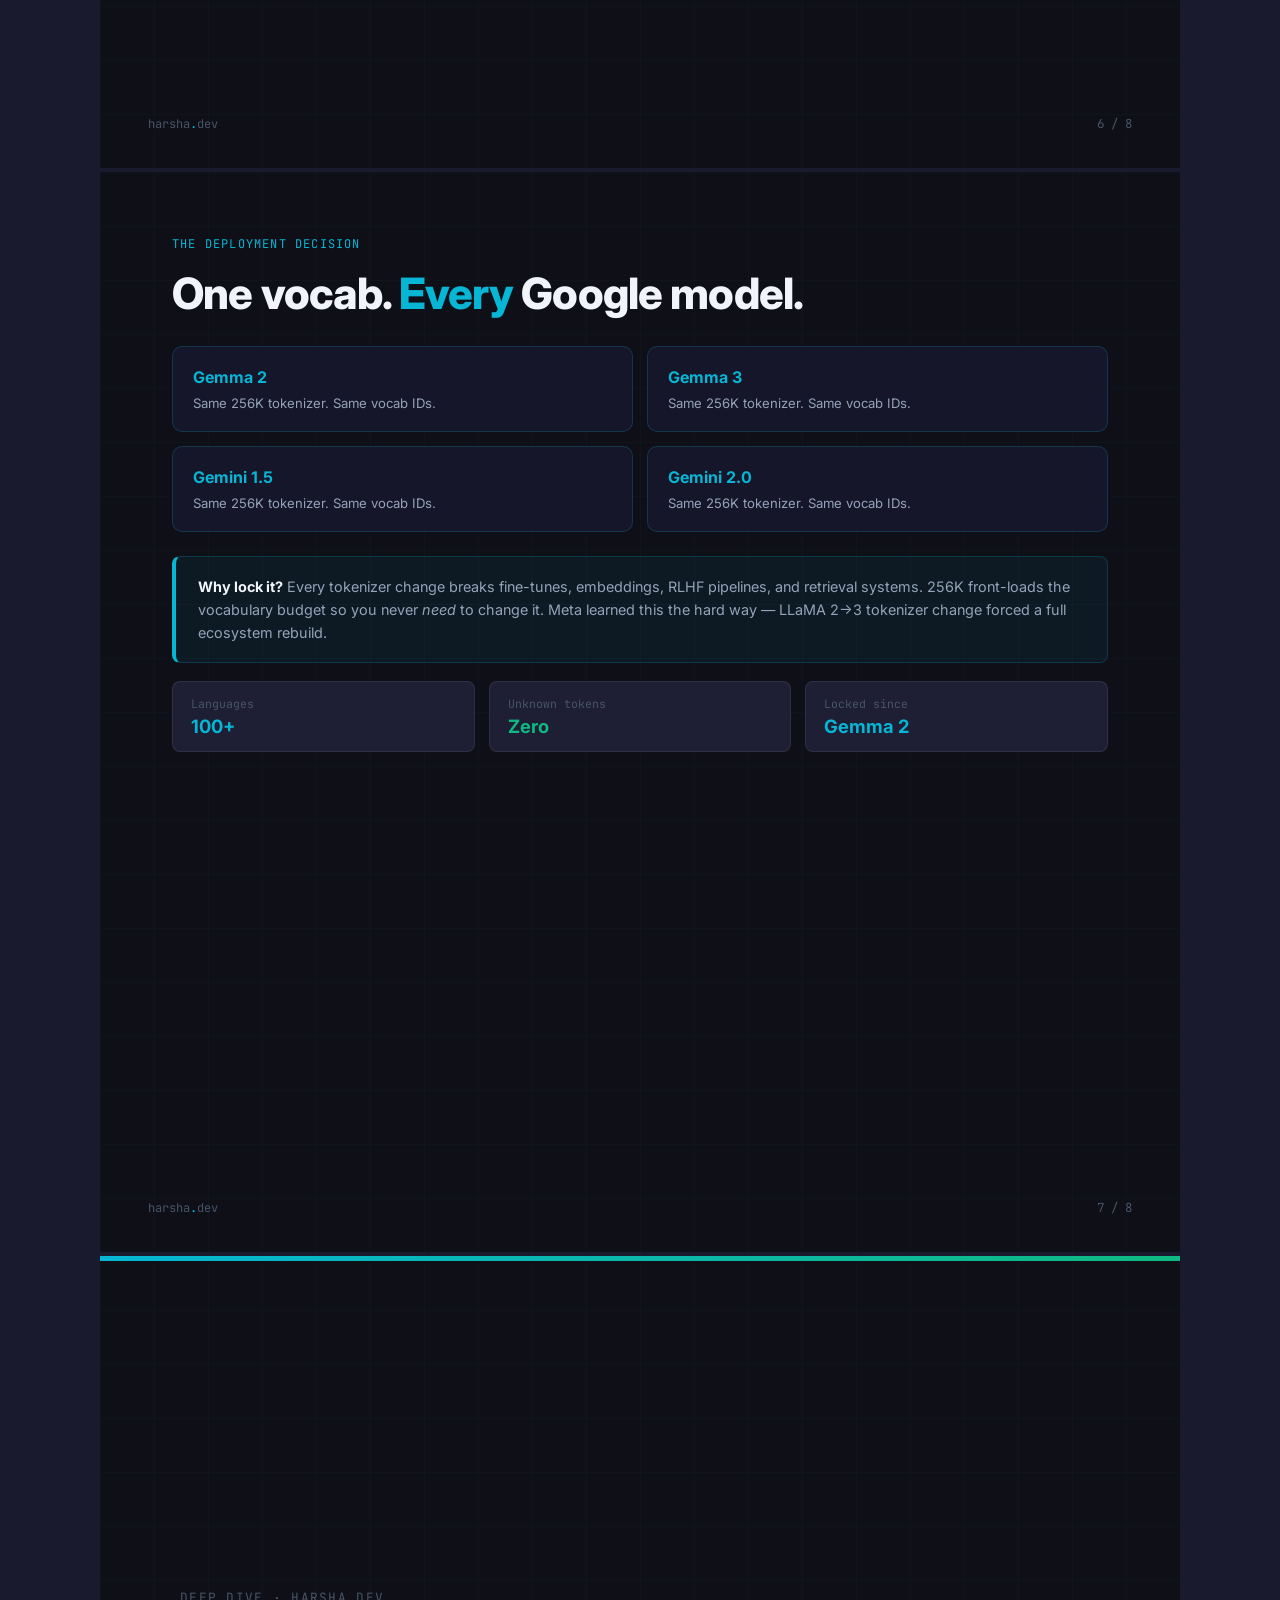
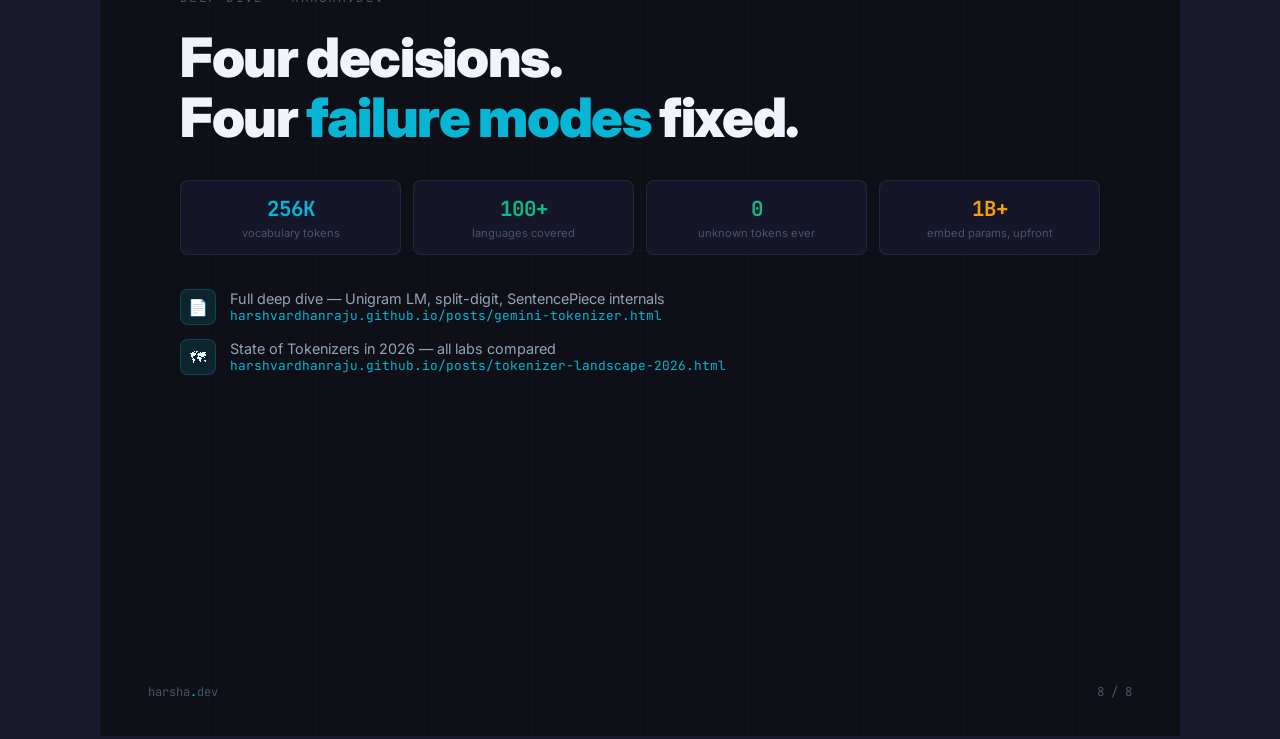
<file: posts/gemini-tokenizer-carousel.html>
<!DOCTYPE html>
<html lang="en">
<head>
  <meta charset="UTF-8"/>
  <meta name="viewport" content="width=device-width, initial-scale=1.0"/>
  <title>Gemini 256K Tokenizer — LinkedIn Carousel</title>
  <link rel="preconnect" href="https://fonts.googleapis.com"/>
  <link rel="preconnect" href="https://fonts.gstatic.com" crossorigin/>
  <link href="https://fonts.googleapis.com/css2?family=Inter:wght@300;400;500;600;700;800;900&family=JetBrains+Mono:wght@400;500;700&display=swap" rel="stylesheet"/>
  <style>
    *, *::before, *::after { box-sizing: border-box; margin: 0; padding: 0; }
    :root {
      --bg:     #0f0f17;
      --bg2:    #16162a;
      --bg3:    #1e1e35;
      --accent: #8b5cf6;
      --cyan:   #06b6d4;
      --green:  #10b981;
      --yellow: #f59e0b;
      --red:    #ef4444;
      --orange: #f97316;
      --text:   #f1f5f9;
      --text2:  #94a3b8;
      --text3:  #475569;
      --mono:   'JetBrains Mono', monospace;
      --sans:   'Inter', sans-serif;
      --slide:  1080px;
    }
    html, body { background: #1a1a2e; }
    .print-hint {
      font-family: var(--sans); background: #1e293b; color: #94a3b8;
      padding: 1rem 2rem; font-size: 0.9rem; text-align: center;
      border-bottom: 1px solid #334155;
    }
    .print-hint strong { color: #f1f5f9; }
    .print-hint code { background: #0f172a; padding: 0.1rem 0.4rem; border-radius: 4px; font-family: monospace; }
    .slide {
      width: var(--slide); height: var(--slide);
      background: var(--bg); font-family: var(--sans); color: var(--text);
      position: relative; overflow: hidden; margin: 0 auto 4px;
      display: flex; flex-direction: column;
    }
    .slide::before {
      content: ''; position: absolute; inset: 0;
      background-image:
        linear-gradient(rgba(6,182,212,0.03) 1px, transparent 1px),
        linear-gradient(90deg, rgba(6,182,212,0.03) 1px, transparent 1px);
      background-size: 54px 54px; pointer-events: none;
    }
    .slide-num { position: absolute; bottom: 36px; right: 48px; font-family: var(--mono); font-size: 0.78rem; color: var(--text3); }
    .brand     { position: absolute; bottom: 36px; left: 48px; font-family: var(--mono); font-size: 0.75rem; color: var(--text3); }
    .brand span { color: var(--cyan); }
    .top-bar { position: absolute; top: 0; left: 0; right: 0; height: 5px; background: linear-gradient(90deg, var(--cyan), var(--green)); }

    .s { position: relative; z-index: 1; padding: 64px 72px; display: flex; flex-direction: column; height: 100%; }
    .s-tag  { font-family: var(--mono); font-size: 0.75rem; letter-spacing: 0.1em; text-transform: uppercase; color: var(--cyan); margin-bottom: 18px; }
    .s-head { font-size: 2.7rem; font-weight: 800; line-height: 1.1; letter-spacing: -0.02em; margin-bottom: 28px; }
    .hl  { color: var(--cyan); }
    .hl2 { color: var(--green); }
    .hl3 { color: var(--yellow); }

    /* cover */
    .cover-inner { position: relative; z-index: 1; padding: 80px; display: flex; flex-direction: column; justify-content: center; height: 100%; }
    .cover-eyebrow { font-family: var(--mono); font-size: 0.9rem; color: var(--cyan); letter-spacing: 0.12em; text-transform: uppercase; margin-bottom: 28px; }
    .cover-title { font-size: 4.6rem; font-weight: 900; line-height: 1.0; letter-spacing: -0.03em; margin-bottom: 28px; }
    .cover-sub   { font-size: 1.35rem; color: var(--text2); max-width: 700px; line-height: 1.5; margin-bottom: 44px; }
    .cover-claim { background: rgba(6,182,212,0.08); border: 1px solid rgba(6,182,212,0.3); border-left: 4px solid var(--cyan); border-radius: 8px; padding: 18px 26px; font-size: 1.05rem; color: var(--text); line-height: 1.6; max-width: 700px; }
    .cover-claim strong { color: var(--cyan); }

    /* vocab bar */
    .vbar-rows { display: flex; flex-direction: column; gap: 15px; flex: 1; }
    .vbar-row { display: flex; align-items: center; gap: 14px; }
    .vbar-label { font-family: var(--mono); font-size: 0.8rem; color: var(--text2); width: 155px; flex-shrink: 0; text-align: right; }
    .vbar-track { flex: 1; height: 36px; background: rgba(255,255,255,0.04); border-radius: 6px; overflow: hidden; }
    .vbar-fill  { height: 100%; border-radius: 6px; display: flex; align-items: center; padding-left: 10px; font-family: var(--mono); font-size: 0.82rem; font-weight: 700; }
    .vbar-note  { font-size: 0.75rem; width: 180px; flex-shrink: 0; }

    /* unigram steps */
    .steps { background: var(--bg2); border: 1px solid rgba(6,182,212,0.15); border-radius: 10px; padding: 22px 26px; flex: 1; display: flex; flex-direction: column; gap: 14px; }
    .step { display: flex; gap: 14px; align-items: flex-start; }
    .step-n { background: rgba(6,182,212,0.15); border: 1px solid rgba(6,182,212,0.3); color: #67e8f9; font-family: var(--mono); font-size: 0.78rem; font-weight: 700; width: 28px; height: 28px; border-radius: 50%; display: flex; align-items: center; justify-content: center; flex-shrink: 0; margin-top: 2px; }
    .step-t { font-size: 0.9rem; color: var(--text2); line-height: 1.6; }
    .step-t strong { color: var(--text); }

    /* split digit */
    .sd-rows { display: flex; flex-direction: column; gap: 18px; margin-bottom: 24px; }
    .sd-row { display: flex; align-items: center; gap: 16px; }
    .sd-model { font-size: 0.82rem; color: var(--text3); width: 120px; flex-shrink: 0; }
    .tc-chips { display: flex; gap: 5px; flex-wrap: wrap; }
    .tc { font-family: var(--mono); font-size: 0.9rem; padding: 6px 12px; border-radius: 6px; font-weight: 700; }
    .tc-bad  { background: rgba(239,68,68,0.12); color: #fca5a5; border: 1px solid rgba(239,68,68,0.25); }
    .tc-warn { background: rgba(245,158,11,0.1); color: #fcd34d; border: 1px solid rgba(245,158,11,0.2); }
    .tc-ok   { background: rgba(16,185,129,0.1); color: #6ee7b7; border: 1px solid rgba(16,185,129,0.2); }
    .sd-note { font-size: 0.78rem; color: var(--text3); flex: 1; }

    /* compare */
    .cmp-grid { display: grid; grid-template-columns: 1fr 1fr; gap: 18px; flex: 1; }
    .cmp-card { background: var(--bg2); border: 1px solid rgba(255,255,255,0.07); border-radius: 10px; padding: 22px; }
    .cmp-title { font-weight: 700; font-size: 1.0rem; margin-bottom: 14px; }
    .cmp-row { display: flex; justify-content: space-between; font-size: 0.83rem; padding: 6px 0; border-bottom: 1px solid rgba(255,255,255,0.04); }
    .cmp-row:last-child { border-bottom: none; }
    .cmp-k { color: var(--text3); }
    .cmp-v { font-family: var(--mono); font-size: 0.8rem; }

    /* stat row */
    .stat-row { display: flex; gap: 14px; margin: 18px 0; }
    .stat-pill { background: var(--bg3); border: 1px solid rgba(255,255,255,0.08); border-radius: 8px; padding: 14px 18px; flex: 1; }
    .sp-l { font-size: 0.72rem; color: var(--text3); font-family: var(--mono); margin-bottom: 4px; }
    .sp-v { font-size: 1.15rem; font-weight: 700; color: var(--cyan); }

    /* insight */
    .insight { background: rgba(6,182,212,0.07); border: 1px solid rgba(6,182,212,0.2); border-left: 4px solid var(--cyan); border-radius: 8px; padding: 18px 22px; font-size: 0.9rem; color: var(--text2); line-height: 1.6; }
    .insight strong { color: var(--text); }

    /* lang grid */
    .lang-grid { display: grid; grid-template-columns: repeat(4,1fr); gap: 12px; margin-bottom: 20px; }
    .lang-card { background: var(--bg2); border: 1px solid rgba(255,255,255,0.07); border-radius: 8px; padding: 14px; text-align: center; }
    .lang-name { font-size: 0.85rem; font-weight: 700; margin-bottom: 4px; }
    .lang-val  { font-family: var(--mono); font-size: 1.1rem; font-weight: 700; }
    .lang-note { font-size: 0.7rem; color: var(--text3); margin-top: 4px; }

    /* embed cost */
    .ecb-rows { display: flex; flex-direction: column; gap: 14px; margin-bottom: 22px; }
    .ecb-row { display: flex; align-items: center; gap: 14px; }
    .ecb-label { font-size: 0.8rem; color: var(--text2); width: 130px; flex-shrink: 0; }
    .ecb-track { flex: 1; height: 34px; background: rgba(255,255,255,0.04); border-radius: 6px; overflow: hidden; }
    .ecb-fill  { height: 100%; border-radius: 6px; display: flex; align-items: center; padding-left: 10px; font-family: var(--mono); font-size: 0.8rem; font-weight: 700; }
    .ecb-note  { font-size: 0.75rem; width: 130px; flex-shrink: 0; }

    /* cta */
    .cta-inner { position: relative; z-index:1; padding: 72px 80px 100px; display: flex; flex-direction: column; justify-content: center; height: 100%; }
    .cta-title { font-size: 3.4rem; font-weight: 900; line-height: 1.1; letter-spacing: -0.025em; margin-bottom: 32px; }
    .cta-stats { display: grid; grid-template-columns: repeat(4,1fr); gap: 12px; margin-bottom: 34px; }
    .cta-stat  { background: var(--bg2); border: 1px solid rgba(255,255,255,0.07); border-radius: 8px; padding: 14px; text-align: center; }
    .cs-val    { font-family: var(--mono); font-size: 1.3rem; font-weight: 700; color: var(--cyan); }
    .cs-lbl    { font-size: 0.7rem; color: var(--text3); margin-top: 4px; line-height: 1.3; }
    .cta-links { display: flex; flex-direction: column; gap: 14px; }
    .cta-link  { display: flex; align-items: center; gap: 14px; }
    .cta-icon  { width: 36px; height: 36px; background: rgba(6,182,212,0.12); border: 1px solid rgba(6,182,212,0.25); border-radius: 8px; display: flex; align-items: center; justify-content: center; flex-shrink: 0; }
    .cta-url   { font-family: var(--mono); font-size: 0.8rem; color: var(--cyan); }
    .cta-lbl   { font-size: 0.9rem; color: var(--text2); }

    @page { size: 1080px 1080px; margin: 0; }
    @media print {
      .print-hint { display: none; }
      html, body { background: var(--bg); width: 1080px; }
      .slide { width: 1080px !important; height: 1080px !important; page-break-after: always; break-after: page; margin: 0; overflow: hidden; }
      .slide:last-child { page-break-after: avoid; break-after: avoid; }
    }
  </style>
</head>
<body>

<div class="print-hint">
  <strong>Export to PDF for LinkedIn:</strong>
  Open in <strong>Google Chrome</strong> → <code>Cmd + P</code> → Save as PDF → Uncheck "Headers and footers" → Save.
  Upload to LinkedIn as a <strong>Document post</strong>.
  &nbsp;|&nbsp; <a href="gemini-tokenizer.html" style="color:#06b6d4;">Read full article ↗</a>
</div>

<!-- SLIDE 1: COVER -->
<div class="slide">
  <div class="top-bar"></div>
  <div class="cover-inner">
    <div class="cover-eyebrow">Google · Gemini · Deep Dive</div>
    <div class="cover-title"><span class="hl">256K</span><br>Tokens.<br>Fixed <span class="hl2">Arithmetic.</span></div>
    <div class="cover-sub">How Google engineered the most carefully designed tokenizer in production — and why every decision has a specific problem it's solving</div>
    <div class="cover-claim">
      <strong>Four decisions. Four failure modes fixed.</strong><br>
      256K vocab · Unigram LM · Split-digit tokenization · Byte fallback.
      Each one accepted a cost upfront rather than push the problem into the model.
    </div>
  </div>
  <div class="slide-num">1 / 8</div>
  <div class="brand">harsha<span>.</span>dev</div>
</div>

<!-- SLIDE 2: THE VOCABULARY SIZE DECISION -->
<div class="slide">
  <div class="s">
    <div class="s-tag">Decision 1 · Vocabulary Size</div>
    <div class="s-head">Why <span class="hl">256K</span> tokens?</div>
    <div class="vbar-rows">
      <div class="vbar-row">
        <div class="vbar-label">LLaMA 2 · 32K</div>
        <div class="vbar-track"><div class="vbar-fill" style="width:12.5%;background:linear-gradient(90deg,#334155,#475569);color:#94a3b8;">131M params</div></div>
        <div class="vbar-note" style="color:var(--red);">Arabic → 4 tokens/word</div>
      </div>
      <div class="vbar-row">
        <div class="vbar-label">GPT-4 · 100K</div>
        <div class="vbar-track"><div class="vbar-fill" style="width:39%;background:linear-gradient(90deg,#6d28d9,#7c3aed);color:#ddd6fe;">410M params</div></div>
        <div class="vbar-note" style="color:var(--yellow);">better but CJK still high</div>
      </div>
      <div class="vbar-row">
        <div class="vbar-label">LLaMA 3 · 128K</div>
        <div class="vbar-track"><div class="vbar-fill" style="width:50%;background:linear-gradient(90deg,#7c3aed,#8b5cf6);color:#ede9fe;">524M params</div></div>
        <div class="vbar-note" style="color:var(--accent);">+1B total vs LLaMA 2</div>
      </div>
      <div class="vbar-row">
        <div class="vbar-label">GPT-4o · 200K</div>
        <div class="vbar-track"><div class="vbar-fill" style="width:78%;background:linear-gradient(90deg,#0891b2,#06b6d4);color:#cffafe;">819M params</div></div>
        <div class="vbar-note" style="color:var(--cyan);">−40% CJK token tax</div>
      </div>
      <div class="vbar-row">
        <div class="vbar-label">Gemini · 256K</div>
        <div class="vbar-track"><div class="vbar-fill" style="width:100%;background:linear-gradient(90deg,#059669,#10b981);color:#d1fae5;">1.05B params</div></div>
        <div class="vbar-note" style="color:var(--green);">100+ languages covered</div>
      </div>
    </div>
    <div class="insight" style="margin-top:18px;">
      At 256K, you have enough vocabulary budget that <strong>common words in every major script</strong> get dedicated tokens.
      The token tax drops from 3–4× to near parity for most non-English languages.
    </div>
  </div>
  <div class="slide-num">2 / 8</div>
  <div class="brand">harsha<span>.</span>dev</div>
</div>

<!-- SLIDE 3: UNIGRAM LM VS BPE -->
<div class="slide">
  <div class="s">
    <div class="s-tag">Decision 2 · Algorithm</div>
    <div class="s-head">Unigram LM, <span class="hl">not</span> BPE</div>
    <div class="cmp-grid" style="margin-bottom:20px;">
      <div class="cmp-card" style="border-top:3px solid var(--accent);">
        <div class="cmp-title" style="color:var(--accent)">BPE (OpenAI · Meta · Qwen)</div>
        <div class="cmp-row"><span class="cmp-k">Direction</span><span class="cmp-v">Merge up from chars</span></div>
        <div class="cmp-row"><span class="cmp-k">Criterion</span><span class="cmp-v">Pair frequency</span></div>
        <div class="cmp-row"><span class="cmp-k">Objective</span><span class="cmp-v">Greedy heuristic</span></div>
        <div class="cmp-row"><span class="cmp-k">Tokenization</span><span class="cmp-v">Deterministic only</span></div>
        <div class="cmp-row"><span class="cmp-k">Bias</span><span class="cmp-v">High-freq lang wins vocab</span></div>
      </div>
      <div class="cmp-card" style="border-top:3px solid var(--cyan);">
        <div class="cmp-title" style="color:var(--cyan)">Unigram LM (Google)</div>
        <div class="cmp-row"><span class="cmp-k">Direction</span><span class="cmp-v">Prune down from large vocab</span></div>
        <div class="cmp-row"><span class="cmp-k">Criterion</span><span class="cmp-v">Min log-likelihood loss</span></div>
        <div class="cmp-row"><span class="cmp-k">Objective</span><span class="cmp-v">Proper probabilistic</span></div>
        <div class="cmp-row"><span class="cmp-k">Tokenization</span><span class="cmp-v">Probabilistic (sampling)</span></div>
        <div class="cmp-row"><span class="cmp-k">Bias</span><span class="cmp-v">Principled coverage</span></div>
      </div>
    </div>
    <div class="insight">
      Unigram LM's pruning keeps tokens that are <strong>essential for encoding the corpus</strong> — not just frequent ones.
      A rare Telugu morpheme that appears in many word forms stays in the vocab because removing it hurts Telugu
      log-likelihood, even if it barely affects English. BPE can't make this distinction.
    </div>
  </div>
  <div class="slide-num">3 / 8</div>
  <div class="brand">harsha<span>.</span>dev</div>
</div>

<!-- SLIDE 4: SPLIT DIGIT -->
<div class="slide">
  <div class="s">
    <div class="s-tag">Decision 3 · Arithmetic Fix</div>
    <div class="s-head">One token <span class="hl2">per digit,</span> always</div>
    <div class="sd-rows">
      <div class="sd-row">
        <div class="sd-model">GPT-4 (cl100k)</div>
        <div class="tc-chips">
          <span class="tc tc-bad">127</span><span class="tc tc-bad">84</span><span class="tc tc-bad">9</span>
        </div>
        <div class="sd-note">— scrambled place values, no consistent structure</div>
      </div>
      <div class="sd-row">
        <div class="sd-model">Same number, same model, different context</div>
        <div class="tc-chips">
          <span class="tc tc-bad">12</span><span class="tc tc-bad">7849</span>
        </div>
        <div class="sd-note">— different split of identical number</div>
      </div>
      <div class="sd-row">
        <div class="sd-model">LLaMA 3 (128K)</div>
        <div class="tc-chips">
          <span class="tc tc-warn">12</span><span class="tc tc-warn">78</span><span class="tc tc-warn">49</span>
        </div>
        <div class="sd-note">— larger vocab, same fundamental problem</div>
      </div>
      <div class="sd-row">
        <div class="sd-model">Gemini (256K)</div>
        <div class="tc-chips">
          <span class="tc tc-ok">1</span><span class="tc tc-ok">2</span><span class="tc tc-ok">7</span><span class="tc tc-ok">8</span><span class="tc tc-ok">4</span><span class="tc tc-ok">9</span>
        </div>
        <div class="sd-note" style="color:var(--green);">— one token per digit, place value is consistent</div>
      </div>
    </div>
    <div class="insight">
      Split-digit doesn't make arithmetic easier — it makes it <strong>possible</strong>.
      The model can now learn that "position N+2 from the start of a number = hundreds place"
      because that relationship is stable. With BPE merges it's random.
    </div>
  </div>
  <div class="slide-num">4 / 8</div>
  <div class="brand">harsha<span>.</span>dev</div>
</div>

<!-- SLIDE 5: BYTE FALLBACK + SENTENCEPIECE -->
<div class="slide">
  <div class="s">
    <div class="s-tag">Decision 4 · Completeness</div>
    <div class="s-head">Zero <span class="hl2">unknown</span> tokens — ever</div>
    <div style="display:grid;grid-template-columns:1fr 1fr;gap:18px;margin-bottom:22px;">
      <div style="background:var(--bg2);border:1px solid rgba(239,68,68,0.2);border-top:3px solid var(--red);border-radius:10px;padding:22px;">
        <div style="font-weight:700;margin-bottom:12px;color:var(--red);">Without byte fallback</div>
        <div style="font-size:0.85rem;color:var(--text2);line-height:1.6;">
          Novel Unicode characters → [UNK] token.<br>
          OCR errors → [UNK].<br>
          Rare scripts → [UNK].<br>
          <br>
          Model loses all information. No recovery.
        </div>
      </div>
      <div style="background:var(--bg2);border:1px solid rgba(16,185,129,0.2);border-top:3px solid var(--green);border-radius:10px;padding:22px;">
        <div style="font-weight:700;margin-bottom:12px;color:var(--green);">Gemini: byte_fallback=True</div>
        <div style="font-size:0.85rem;color:var(--text2);line-height:1.6;">
          Every byte sequence representable.<br>
          Novel scripts → individual byte tokens.<br>
          Garbled input → bytes, not garbage.<br>
          <br>
          256 byte tokens always available.
        </div>
      </div>
    </div>
    <div style="background:var(--bg2);border:1px solid rgba(255,255,255,0.07);border-radius:10px;padding:18px 22px;margin-bottom:16px;">
      <div style="font-family:var(--mono);font-size:0.78rem;color:var(--text3);margin-bottom:8px;">SentencePiece training config (key flags)</div>
      <div style="font-family:var(--mono);font-size:0.82rem;color:var(--cyan);line-height:1.8;">
        model_type=<span style="color:#f1f5f9;">'unigram'</span>&nbsp;&nbsp;&nbsp;&nbsp;&nbsp;<span style="color:var(--text3);"># not BPE</span><br>
        vocab_size=<span style="color:#f1f5f9;">256000</span>&nbsp;&nbsp;&nbsp;&nbsp;&nbsp;&nbsp;&nbsp;<span style="color:var(--text3);"># largest in production</span><br>
        split_digits=<span style="color:#f1f5f9;">True</span>&nbsp;&nbsp;&nbsp;&nbsp;&nbsp;&nbsp;&nbsp;<span style="color:var(--text3);"># arithmetic fix</span><br>
        byte_fallback=<span style="color:#f1f5f9;">True</span>&nbsp;&nbsp;&nbsp;&nbsp;&nbsp;&nbsp;<span style="color:var(--text3);"># zero UNK tokens</span>
      </div>
    </div>
  </div>
  <div class="slide-num">5 / 8</div>
  <div class="brand">harsha<span>.</span>dev</div>
</div>

<!-- SLIDE 6: MULTILINGUAL RESULT -->
<div class="slide">
  <div class="s">
    <div class="s-tag">The Result · Token Tax</div>
    <div class="s-head">100+ languages, <span class="hl2">near parity</span></div>
    <div class="lang-grid">
      <div class="lang-card">
        <div class="lang-name">English</div>
        <div class="lang-val" style="color:var(--green)">1.0×</div>
        <div class="lang-note">baseline</div>
      </div>
      <div class="lang-card">
        <div class="lang-name">Chinese</div>
        <div class="lang-val" style="color:var(--green)">~1.1×</div>
        <div class="lang-note">256K gives full CJK coverage</div>
      </div>
      <div class="lang-card">
        <div class="lang-name">Hindi</div>
        <div class="lang-val" style="color:var(--yellow)">~1.3×</div>
        <div class="lang-note">was 1.7× at 100K</div>
      </div>
      <div class="lang-card">
        <div class="lang-name">Arabic</div>
        <div class="lang-val" style="color:var(--yellow)">~1.5×</div>
        <div class="lang-note">was 3.3× at 100K</div>
      </div>
    </div>
    <div style="background:var(--bg2);border:1px solid rgba(255,255,255,0.07);border-radius:10px;padding:20px 24px;margin-bottom:20px;">
      <div style="font-size:0.78rem;font-family:var(--mono);color:var(--text3);margin-bottom:14px;">Context window: same tokens = very different content</div>
      <div style="display:flex;gap:16px;">
        <div style="flex:1;background:rgba(16,185,129,0.08);border:1px solid rgba(16,185,129,0.2);border-radius:8px;padding:14px;text-align:center;">
          <div style="font-family:var(--mono);font-size:1.6rem;font-weight:700;color:var(--green);">30,000</div>
          <div style="font-size:0.78rem;color:var(--text3);margin-top:4px;">English words<br>in 128K context</div>
        </div>
        <div style="flex:1;background:rgba(239,68,68,0.06);border:1px solid rgba(239,68,68,0.15);border-radius:8px;padding:14px;text-align:center;">
          <div style="font-family:var(--mono);font-size:1.6rem;font-weight:700;color:var(--red);">8,000</div>
          <div style="font-size:0.78rem;color:var(--text3);margin-top:4px;">Arabic words<br>same context (cl100k)</div>
        </div>
        <div style="flex:1;background:rgba(16,185,129,0.08);border:1px solid rgba(16,185,129,0.2);border-radius:8px;padding:14px;text-align:center;">
          <div style="font-family:var(--mono);font-size:1.6rem;font-weight:700;color:var(--green);">~22,000</div>
          <div style="font-size:0.78rem;color:var(--text3);margin-top:4px;">Arabic words<br>same context (Gemini)</div>
        </div>
      </div>
    </div>
  </div>
  <div class="slide-num">6 / 8</div>
  <div class="brand">harsha<span>.</span>dev</div>
</div>

<!-- SLIDE 7: ONE TOKENIZER, ENTIRE FAMILY -->
<div class="slide">
  <div class="s">
    <div class="s-tag">The Deployment Decision</div>
    <div class="s-head">One vocab. <span class="hl">Every</span> Google model.</div>
    <div style="display:grid;grid-template-columns:repeat(2,1fr);gap:14px;margin-bottom:24px;">
      <div style="background:var(--bg2);border:1px solid rgba(6,182,212,0.2);border-radius:10px;padding:20px;">
        <div style="font-weight:700;color:var(--cyan);margin-bottom:8px;">Gemma 2</div>
        <div style="font-size:0.82rem;color:var(--text2);">Same 256K tokenizer. Same vocab IDs.</div>
      </div>
      <div style="background:var(--bg2);border:1px solid rgba(6,182,212,0.2);border-radius:10px;padding:20px;">
        <div style="font-weight:700;color:var(--cyan);margin-bottom:8px;">Gemma 3</div>
        <div style="font-size:0.82rem;color:var(--text2);">Same 256K tokenizer. Same vocab IDs.</div>
      </div>
      <div style="background:var(--bg2);border:1px solid rgba(6,182,212,0.2);border-radius:10px;padding:20px;">
        <div style="font-weight:700;color:var(--cyan);margin-bottom:8px;">Gemini 1.5</div>
        <div style="font-size:0.82rem;color:var(--text2);">Same 256K tokenizer. Same vocab IDs.</div>
      </div>
      <div style="background:var(--bg2);border:1px solid rgba(6,182,212,0.2);border-radius:10px;padding:20px;">
        <div style="font-weight:700;color:var(--cyan);margin-bottom:8px;">Gemini 2.0</div>
        <div style="font-size:0.82rem;color:var(--text2);">Same 256K tokenizer. Same vocab IDs.</div>
      </div>
    </div>
    <div class="insight">
      <strong>Why lock it?</strong> Every tokenizer change breaks fine-tunes, embeddings, RLHF pipelines, and retrieval systems.
      256K front-loads the vocabulary budget so you never <em>need</em> to change it.
      Meta learned this the hard way — LLaMA 2→3 tokenizer change forced a full ecosystem rebuild.
    </div>
    <div class="stat-row">
      <div class="stat-pill"><div class="sp-l">Languages</div><div class="sp-v">100+</div></div>
      <div class="stat-pill"><div class="sp-l">Unknown tokens</div><div class="sp-v" style="color:var(--green);">Zero</div></div>
      <div class="stat-pill"><div class="sp-l">Locked since</div><div class="sp-v">Gemma 2</div></div>
    </div>
  </div>
  <div class="slide-num">7 / 8</div>
  <div class="brand">harsha<span>.</span>dev</div>
</div>

<!-- SLIDE 8: CTA -->
<div class="slide">
  <div class="top-bar"></div>
  <div class="cta-inner">
    <div style="font-family:var(--mono);font-size:0.8rem;color:var(--text3);letter-spacing:0.1em;text-transform:uppercase;margin-bottom:22px;">Deep Dive · harsha.dev</div>
    <div class="cta-title">Four decisions.<br>Four <span class="hl">failure modes</span> fixed.</div>
    <div class="cta-stats">
      <div class="cta-stat"><div class="cs-val">256K</div><div class="cs-lbl">vocabulary tokens</div></div>
      <div class="cta-stat"><div class="cs-val" style="color:var(--green);">100+</div><div class="cs-lbl">languages covered</div></div>
      <div class="cta-stat"><div class="cs-val" style="color:var(--green);">0</div><div class="cs-lbl">unknown tokens ever</div></div>
      <div class="cta-stat"><div class="cs-val" style="color:var(--yellow);">1B+</div><div class="cs-lbl">embed params, upfront</div></div>
    </div>
    <div class="cta-links">
      <div class="cta-link">
        <div class="cta-icon">📄</div>
        <div>
          <div class="cta-lbl">Full deep dive — Unigram LM, split-digit, SentencePiece internals</div>
          <div class="cta-url">harshvardhanraju.github.io/posts/gemini-tokenizer.html</div>
        </div>
      </div>
      <div class="cta-link">
        <div class="cta-icon">🗺</div>
        <div>
          <div class="cta-lbl">State of Tokenizers in 2026 — all labs compared</div>
          <div class="cta-url">harshvardhanraju.github.io/posts/tokenizer-landscape-2026.html</div>
        </div>
      </div>
    </div>
  </div>
  <div class="slide-num">8 / 8</div>
  <div class="brand">harsha<span>.</span>dev</div>
</div>

</body>
</html>
</file>
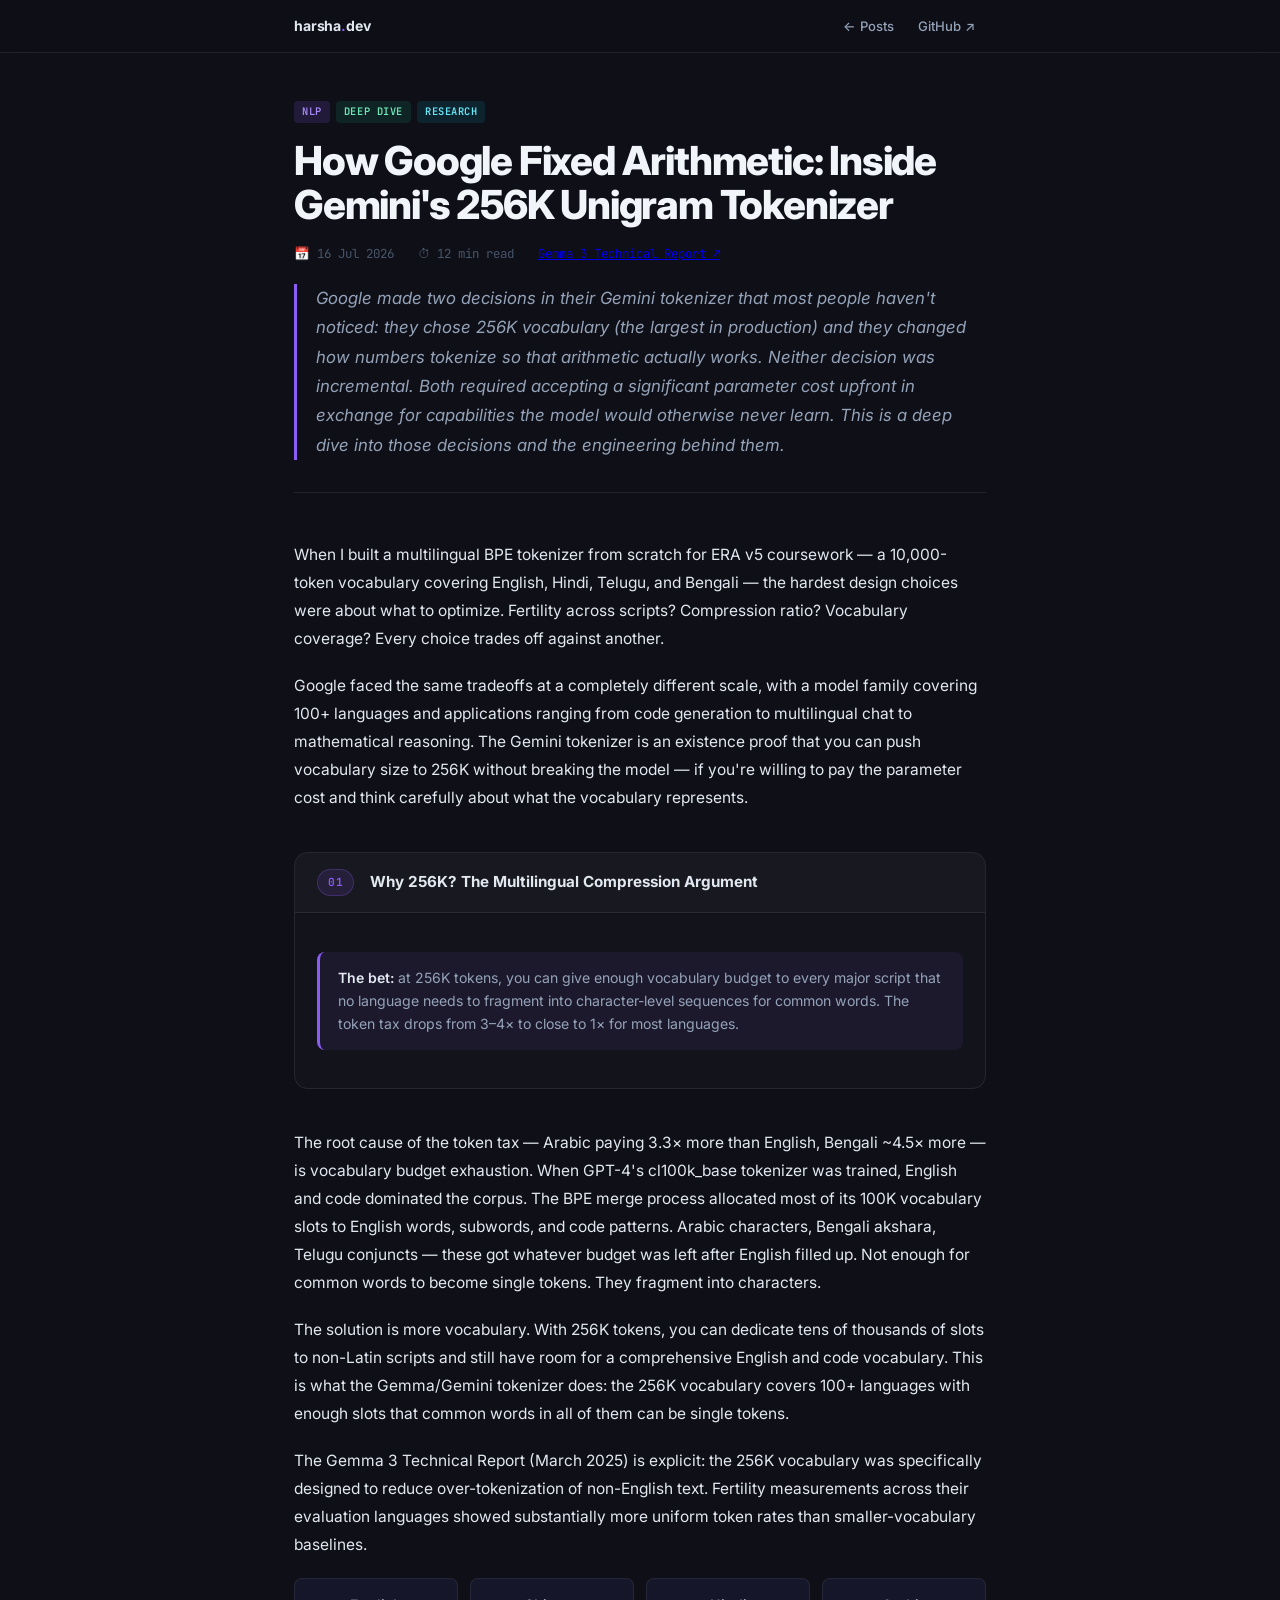
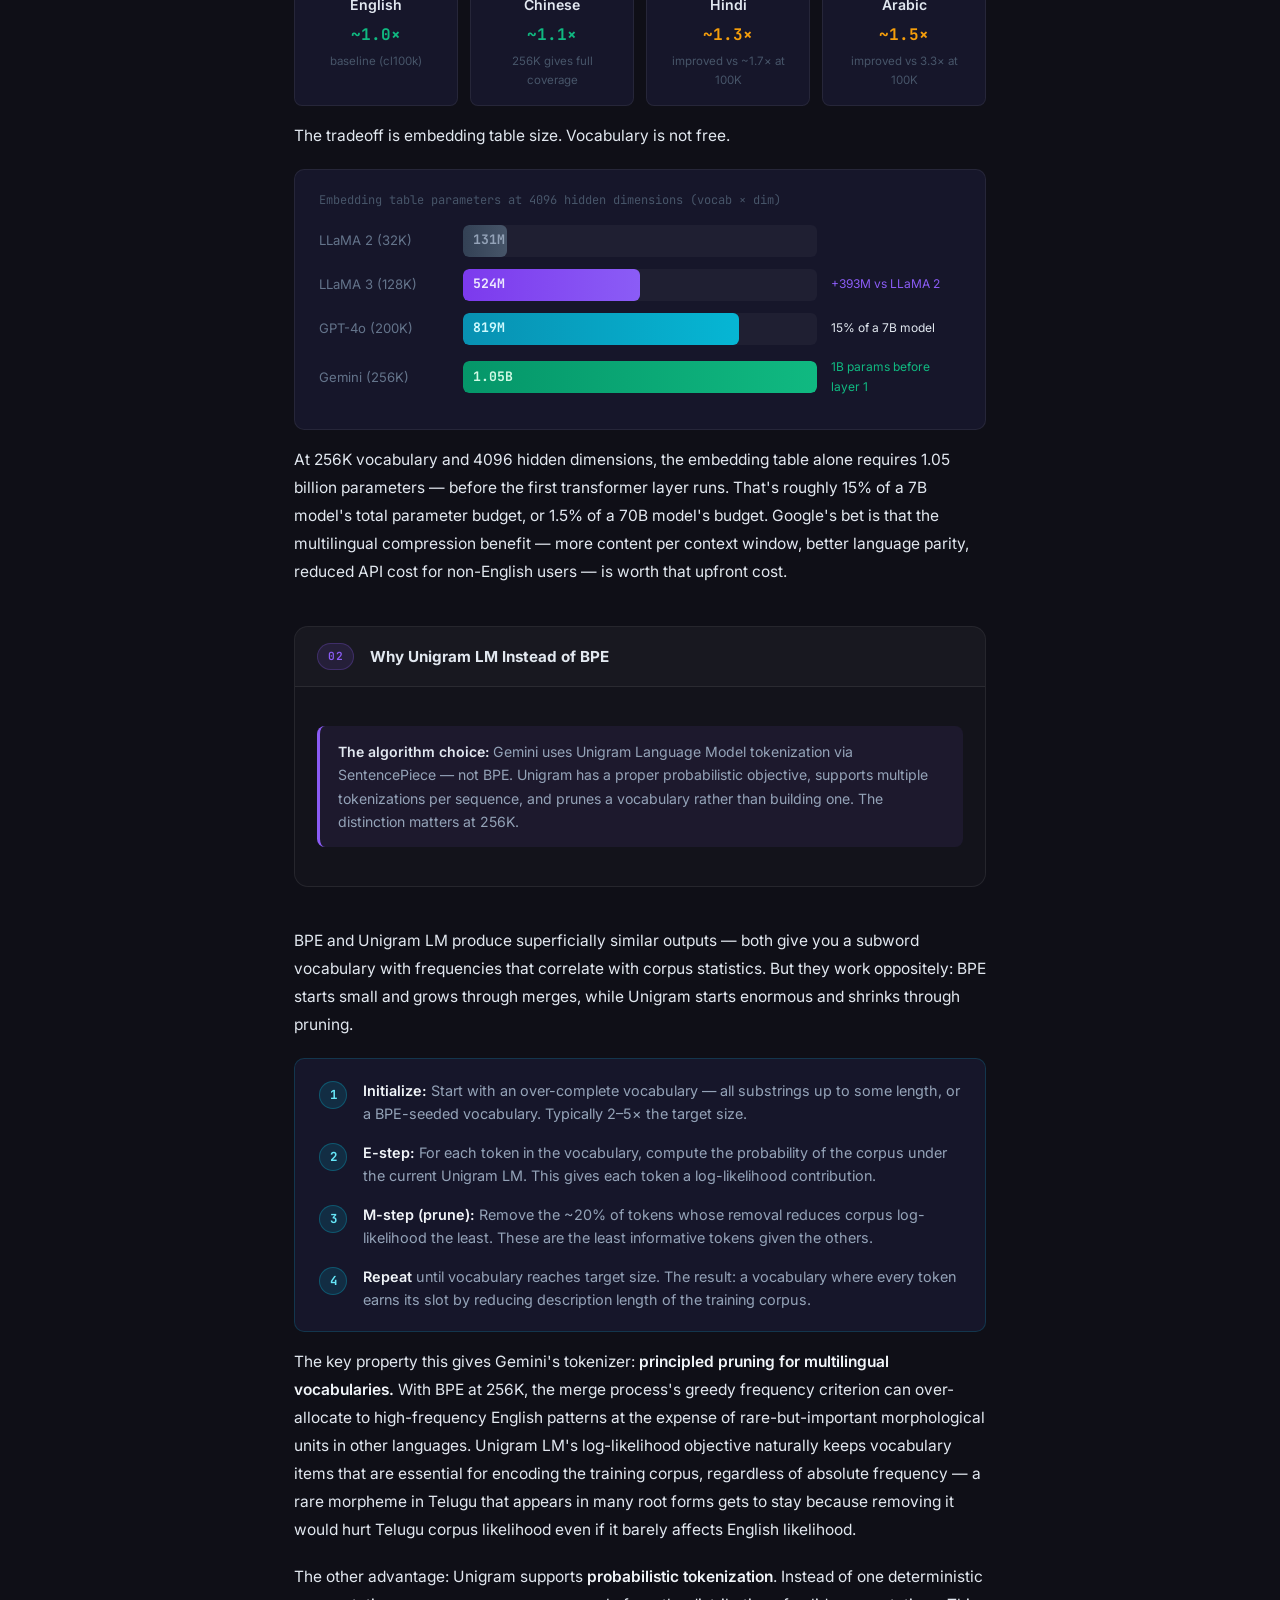
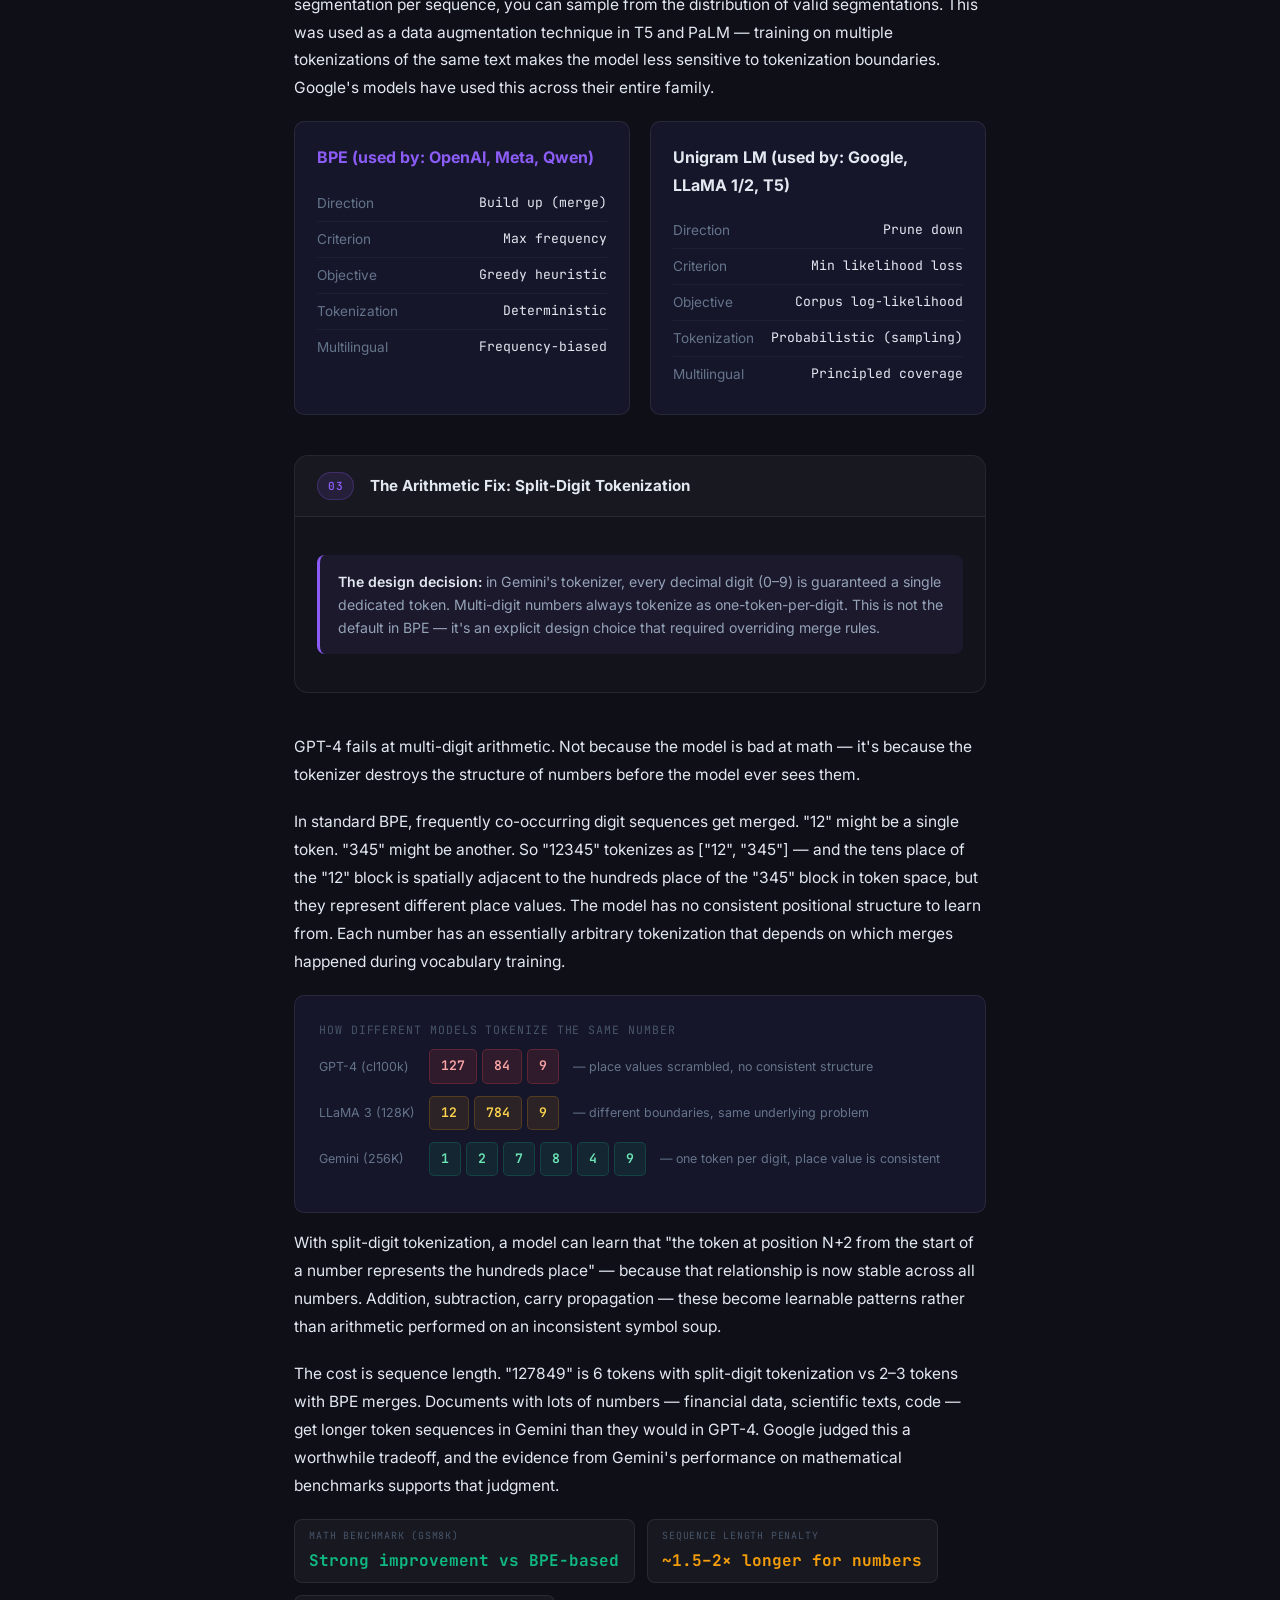
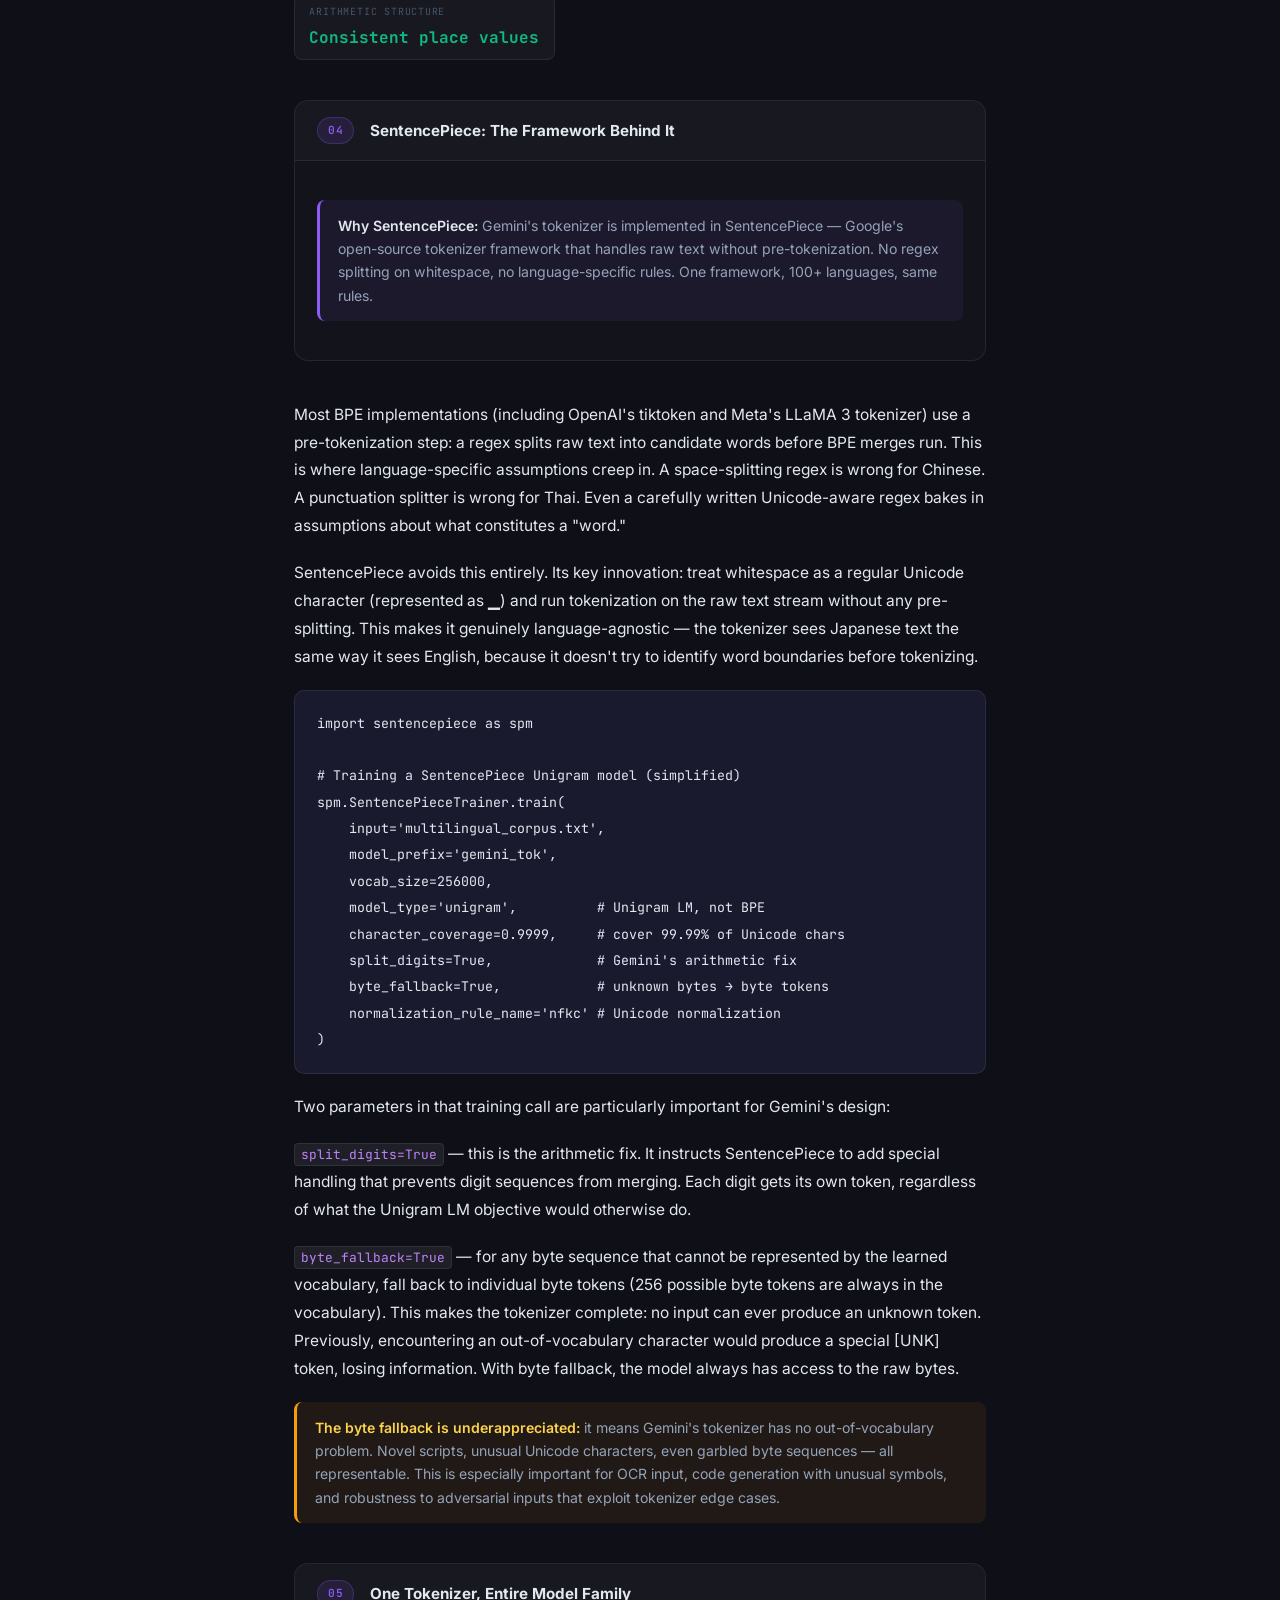
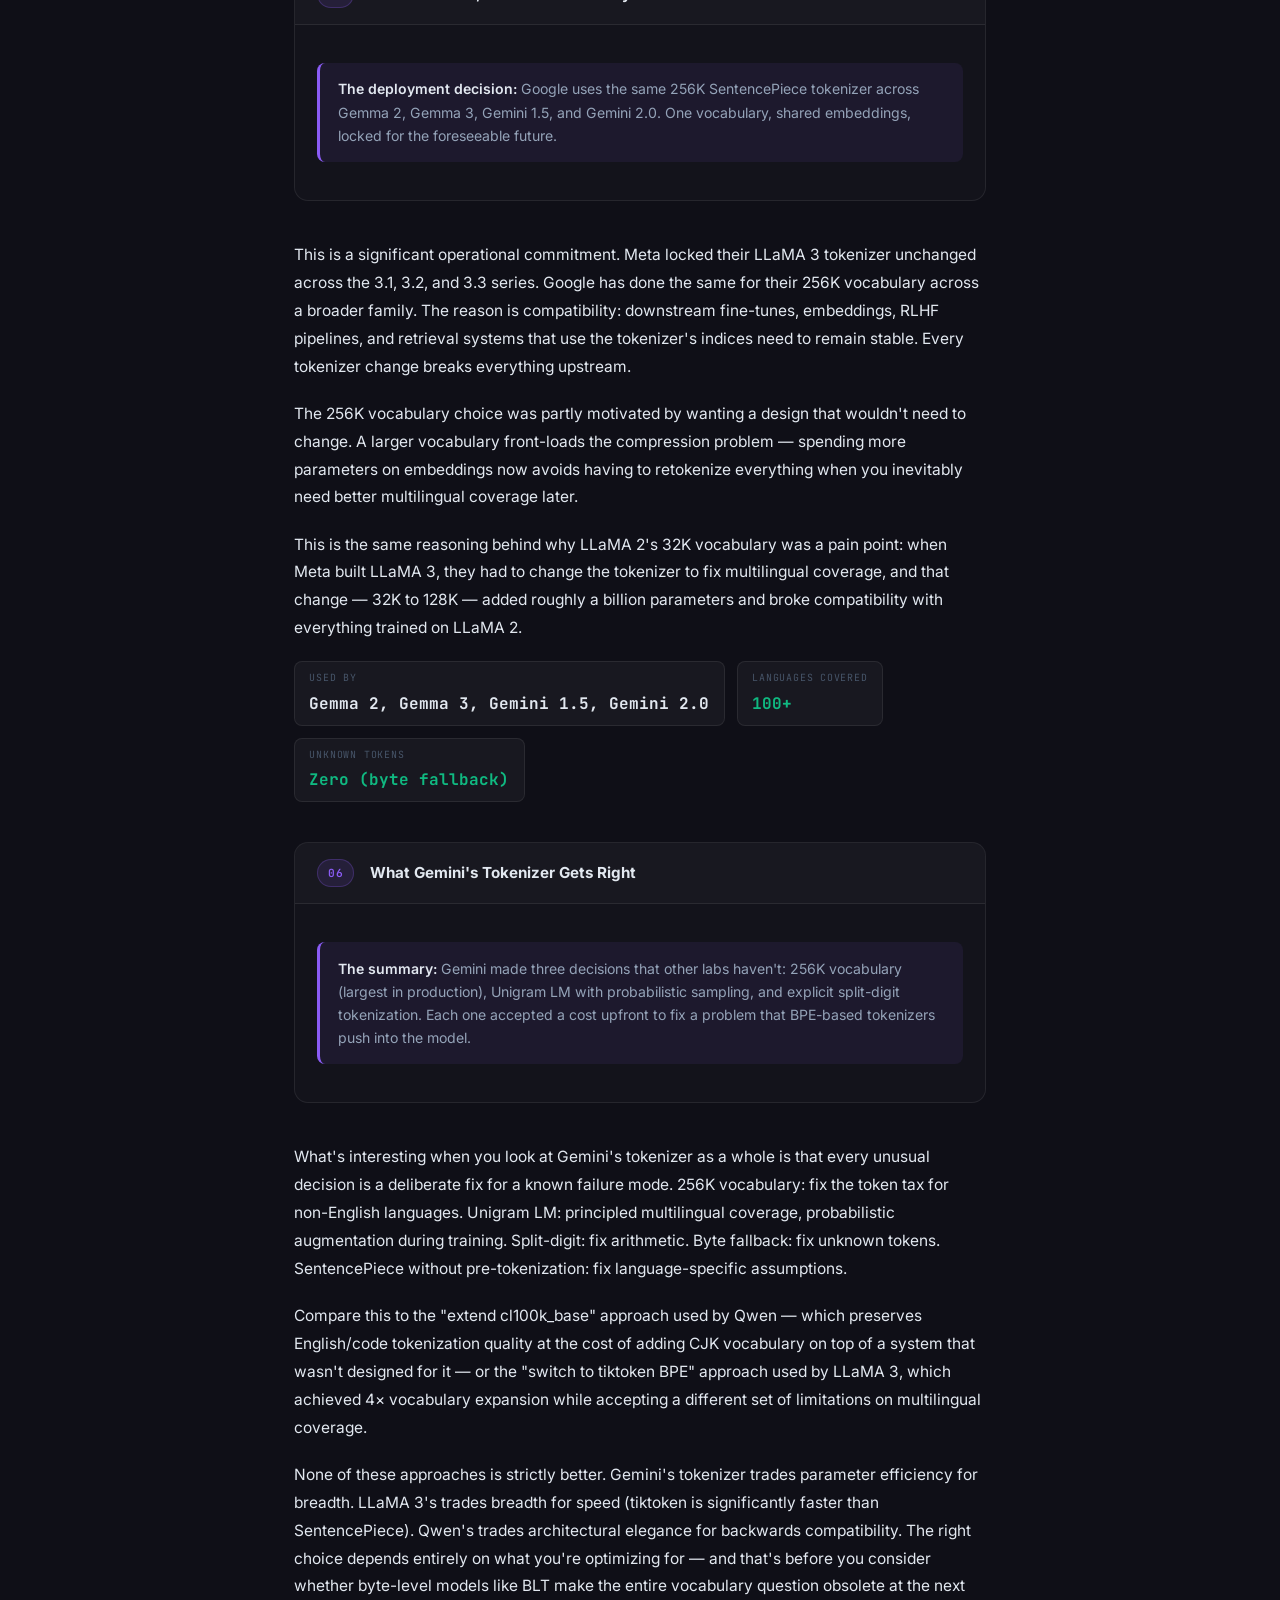
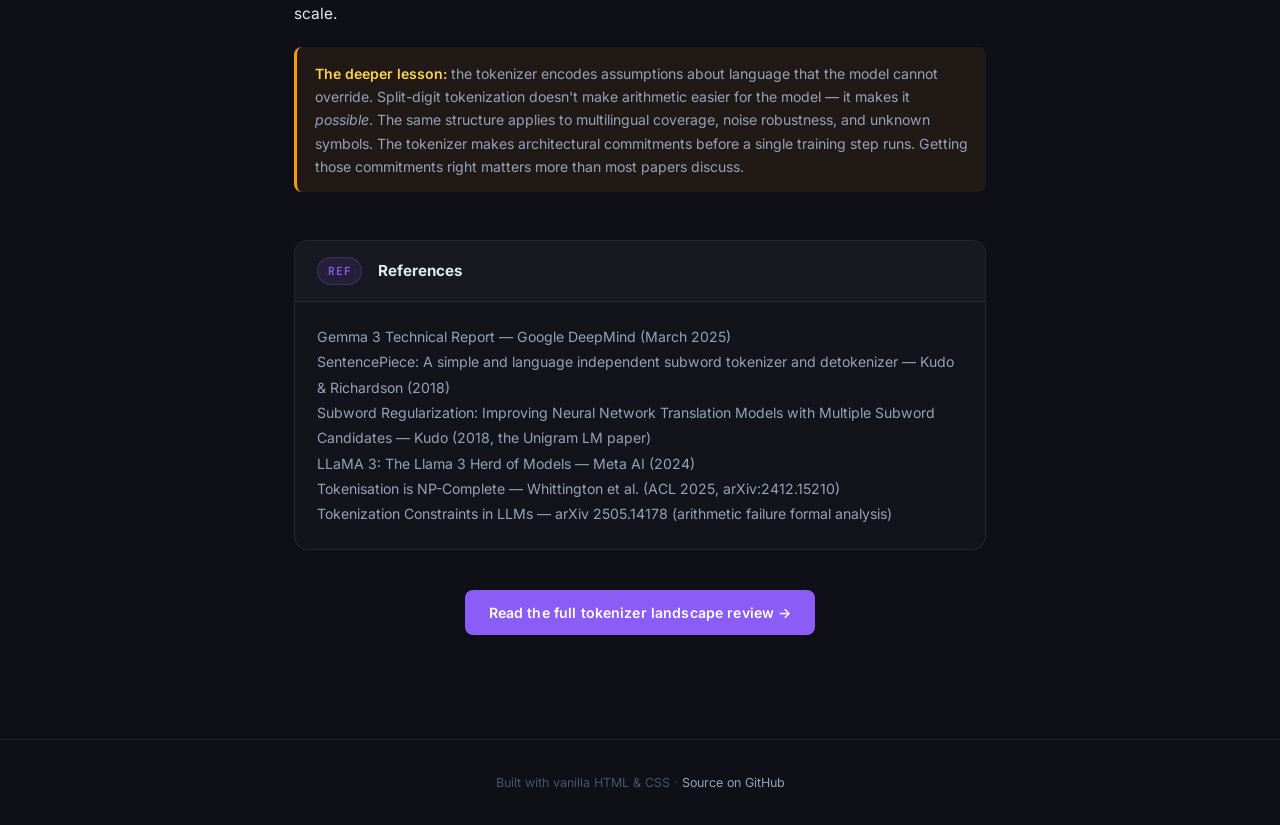
<file: posts/gemini-tokenizer.html>
<!DOCTYPE html>
<html lang="en">
<head>
  <meta charset="UTF-8" />
  <meta name="viewport" content="width=device-width, initial-scale=1.0" />
  <title>How Google Fixed Arithmetic: Inside Gemini's 256K Unigram Tokenizer · Harsha Raju</title>
  <meta name="description" content="A deep dive into the engineering decisions behind Gemini's tokenizer — 256K vocabulary, split-digit tokenization, Unigram LM, and what it took to make a single tokenizer work for 100+ languages." />
  <link rel="preconnect" href="https://fonts.googleapis.com" />
  <link rel="preconnect" href="https://fonts.gstatic.com" crossorigin />
  <link href="https://fonts.googleapis.com/css2?family=Inter:wght@300;400;500;600;700;800&family=JetBrains+Mono:wght@400;500&display=swap" rel="stylesheet" />
  <link rel="stylesheet" href="../assets/css/style.css" />
  <style>
    .token-split-demo {
      background: #16162a;
      border: 1px solid rgba(255,255,255,0.08);
      border-radius: 10px;
      padding: 24px;
      margin: 16px 0;
    }
    .tsd-label {
      font-family: 'JetBrains Mono', monospace;
      font-size: 0.72rem;
      color: #475569;
      text-transform: uppercase;
      letter-spacing: 0.08em;
      margin-bottom: 10px;
    }
    .tsd-row {
      display: flex;
      align-items: center;
      gap: 10px;
      margin-bottom: 12px;
    }
    .tsd-model {
      font-size: 0.78rem;
      color: #64748b;
      width: 100px;
      flex-shrink: 0;
    }
    .tok-chips {
      display: flex;
      gap: 5px;
      flex-wrap: wrap;
    }
    .tc {
      font-family: 'JetBrains Mono', monospace;
      font-size: 0.82rem;
      padding: 5px 11px;
      border-radius: 5px;
      font-weight: 600;
    }
    .tc-bad   { background: rgba(239,68,68,0.12); color: #fca5a5; border: 1px solid rgba(239,68,68,0.25); }
    .tc-ok    { background: rgba(16,185,129,0.1);  color: #6ee7b7;  border: 1px solid rgba(16,185,129,0.2); }
    .tc-warn  { background: rgba(245,158,11,0.1);  color: #fcd34d;  border: 1px solid rgba(245,158,11,0.2); }
    .tsd-verdict {
      font-size: 0.78rem;
      color: #64748b;
      margin-left: 4px;
    }

    .unigram-steps {
      background: #16162a;
      border: 1px solid rgba(6,182,212,0.2);
      border-radius: 10px;
      padding: 20px 24px;
      margin: 16px 0;
      counter-reset: step;
    }
    .unigram-step {
      display: flex;
      gap: 16px;
      margin-bottom: 16px;
      align-items: flex-start;
    }
    .unigram-step:last-child { margin-bottom: 0; }
    .step-num {
      background: rgba(6,182,212,0.15);
      border: 1px solid rgba(6,182,212,0.3);
      color: #67e8f9;
      font-family: 'JetBrains Mono', monospace;
      font-size: 0.78rem;
      font-weight: 700;
      width: 28px;
      height: 28px;
      border-radius: 50%;
      display: flex;
      align-items: center;
      justify-content: center;
      flex-shrink: 0;
      margin-top: 2px;
    }
    .step-text {
      font-size: 0.9rem;
      color: #94a3b8;
      line-height: 1.6;
    }
    .step-text strong { color: #f1f5f9; }

    .lang-coverage {
      display: grid;
      grid-template-columns: repeat(4, 1fr);
      gap: 12px;
      margin: 16px 0;
    }
    .lang-card {
      background: #16162a;
      border: 1px solid rgba(255,255,255,0.07);
      border-radius: 8px;
      padding: 14px 16px;
      text-align: center;
    }
    .lang-name { font-size: 0.88rem; font-weight: 600; margin-bottom: 4px; }
    .lang-fertility { font-family: 'JetBrains Mono', monospace; font-size: 1.0rem; font-weight: 700; }
    .lang-note { font-size: 0.72rem; color: #475569; margin-top: 4px; }

    .compare-grid {
      display: grid;
      grid-template-columns: 1fr 1fr;
      gap: 20px;
      margin: 16px 0;
    }
    .cmp-card {
      background: #16162a;
      border: 1px solid rgba(255,255,255,0.08);
      border-radius: 10px;
      padding: 22px;
    }
    .cmp-title {
      font-weight: 700;
      font-size: 1.0rem;
      margin-bottom: 14px;
    }
    .cmp-row {
      display: flex;
      justify-content: space-between;
      font-size: 0.85rem;
      padding: 6px 0;
      border-bottom: 1px solid rgba(255,255,255,0.04);
      gap: 12px;
    }
    .cmp-row:last-child { border-bottom: none; }
    .cmp-key { color: #64748b; }
    .cmp-val { font-family: 'JetBrains Mono', monospace; font-size: 0.82rem; }

    .embed-cost-bar {
      background: #16162a;
      border: 1px solid rgba(255,255,255,0.07);
      border-radius: 10px;
      padding: 20px 24px;
      margin: 16px 0;
    }
    .ecb-row {
      display: flex;
      align-items: center;
      gap: 14px;
      margin-bottom: 12px;
    }
    .ecb-label { font-size: 0.82rem; color: #64748b; width: 130px; flex-shrink: 0; }
    .ecb-track { flex: 1; height: 32px; background: rgba(255,255,255,0.04); border-radius: 6px; overflow: hidden; }
    .ecb-fill  { height: 100%; border-radius: 6px; display: flex; align-items: center; padding-left: 10px; font-family: 'JetBrains Mono', monospace; font-size: 0.82rem; font-weight: 700; }
    .ecb-note  { font-size: 0.75rem; color: #475569; width: 130px; flex-shrink: 0; }
  </style>
</head>
<body>

  <nav>
    <div class="nav-inner">
      <a href="/" class="nav-brand">harsha<span>.</span>dev</a>
      <div class="nav-links">
        <a href="/">← Posts</a>
        <a href="https://github.com/harshvardhanraju" target="_blank">GitHub ↗</a>
      </div>
    </div>
  </nav>

  <div class="post-wrap">

    <header class="post-header">
      <div class="post-tags">
        <span class="tag tag-ml">NLP</span>
        <span class="tag tag-viz">Deep Dive</span>
        <span class="tag tag-era">Research</span>
      </div>
      <h1 class="post-heading">How Google Fixed Arithmetic: Inside Gemini's 256K Unigram Tokenizer</h1>
      <div class="post-header-meta">
        <span>📅 16 Jul 2026</span>
        <span>⏱ 12 min read</span>
        <span><a href="https://storage.googleapis.com/deepmind-media/gemma/gemma-3-report.pdf" target="_blank">Gemma 3 Technical Report ↗</a></span>
      </div>
      <p class="post-lede">
        Google made two decisions in their Gemini tokenizer that most people haven't noticed:
        they chose 256K vocabulary (the largest in production) and they changed how numbers tokenize so that arithmetic
        actually works. Neither decision was incremental. Both required accepting a significant parameter cost upfront
        in exchange for capabilities the model would otherwise never learn. This is a deep dive into those decisions
        and the engineering behind them.
      </p>
    </header>

    <div class="prose">

      <p>
        When I built a multilingual BPE tokenizer from scratch for ERA v5 coursework — a 10,000-token vocabulary
        covering English, Hindi, Telugu, and Bengali — the hardest design choices were about what to optimize.
        Fertility across scripts? Compression ratio? Vocabulary coverage? Every choice trades off against another.
      </p>
      <p>
        Google faced the same tradeoffs at a completely different scale, with a model family covering 100+ languages
        and applications ranging from code generation to multilingual chat to mathematical reasoning.
        The Gemini tokenizer is an existence proof that you can push vocabulary size to 256K without breaking
        the model — if you're willing to pay the parameter cost and think carefully about what the vocabulary represents.
      </p>

      <!-- ===== 01: The Vocabulary Size Decision ===== -->
      <div class="exp-card">
        <div class="exp-card-header">
          <span class="exp-num">01</span>
          <span class="exp-card-title">Why 256K? The Multilingual Compression Argument</span>
        </div>
        <div class="exp-body">
          <div class="box box-claim">
            <strong>The bet:</strong> at 256K tokens, you can give enough vocabulary budget to every major script
            that no language needs to fragment into character-level sequences for common words.
            The token tax drops from 3–4× to close to 1× for most languages.
          </div>
        </div>
      </div>

      <p>
        The root cause of the token tax — Arabic paying 3.3× more than English, Bengali ~4.5× more — is vocabulary
        budget exhaustion. When GPT-4's cl100k_base tokenizer was trained, English and code dominated the corpus.
        The BPE merge process allocated most of its 100K vocabulary slots to English words, subwords, and code patterns.
        Arabic characters, Bengali akshara, Telugu conjuncts — these got whatever budget was left after English filled up.
        Not enough for common words to become single tokens. They fragment into characters.
      </p>
      <p>
        The solution is more vocabulary. With 256K tokens, you can dedicate tens of thousands of slots to non-Latin
        scripts and still have room for a comprehensive English and code vocabulary. This is what the Gemma/Gemini
        tokenizer does: the 256K vocabulary covers 100+ languages with enough slots that common words in all of them
        can be single tokens.
      </p>
      <p>
        The Gemma 3 Technical Report (March 2025) is explicit: the 256K vocabulary was specifically designed to
        reduce over-tokenization of non-English text. Fertility measurements across their evaluation languages
        showed substantially more uniform token rates than smaller-vocabulary baselines.
      </p>

      <div class="lang-coverage">
        <div class="lang-card">
          <div class="lang-name">English</div>
          <div class="lang-fertility" style="color:var(--green)">~1.0×</div>
          <div class="lang-note">baseline (cl100k)</div>
        </div>
        <div class="lang-card">
          <div class="lang-name">Chinese</div>
          <div class="lang-fertility" style="color:var(--green)">~1.1×</div>
          <div class="lang-note">256K gives full coverage</div>
        </div>
        <div class="lang-card">
          <div class="lang-name">Hindi</div>
          <div class="lang-fertility" style="color:var(--yellow)">~1.3×</div>
          <div class="lang-note">improved vs ~1.7× at 100K</div>
        </div>
        <div class="lang-card">
          <div class="lang-name">Arabic</div>
          <div class="lang-fertility" style="color:var(--yellow)">~1.5×</div>
          <div class="lang-note">improved vs 3.3× at 100K</div>
        </div>
      </div>

      <p>
        The tradeoff is embedding table size. Vocabulary is not free.
      </p>

      <div class="embed-cost-bar">
        <div style="font-size:0.75rem;font-family:'JetBrains Mono',monospace;color:#475569;margin-bottom:14px;">
          Embedding table parameters at 4096 hidden dimensions (vocab × dim)
        </div>
        <div class="ecb-row">
          <div class="ecb-label">LLaMA 2 (32K)</div>
          <div class="ecb-track"><div class="ecb-fill" style="width:12.5%;background:linear-gradient(90deg,#334155,#475569);color:#94a3b8;">131M</div></div>
          <div class="ecb-note"></div>
        </div>
        <div class="ecb-row">
          <div class="ecb-label">LLaMA 3 (128K)</div>
          <div class="ecb-track"><div class="ecb-fill" style="width:50%;background:linear-gradient(90deg,#7c3aed,#8b5cf6);color:#ede9fe;">524M</div></div>
          <div class="ecb-note" style="color:var(--accent);">+393M vs LLaMA 2</div>
        </div>
        <div class="ecb-row">
          <div class="ecb-label">GPT-4o (200K)</div>
          <div class="ecb-track"><div class="ecb-fill" style="width:78%;background:linear-gradient(90deg,#0891b2,#06b6d4);color:#cffafe;">819M</div></div>
          <div class="ecb-note" style="color:var(--cyan);">15% of a 7B model</div>
        </div>
        <div class="ecb-row">
          <div class="ecb-label">Gemini (256K)</div>
          <div class="ecb-track"><div class="ecb-fill" style="width:100%;background:linear-gradient(90deg,#059669,#10b981);color:#d1fae5;">1.05B</div></div>
          <div class="ecb-note" style="color:var(--green);">1B params before layer 1</div>
        </div>
      </div>

      <p>
        At 256K vocabulary and 4096 hidden dimensions, the embedding table alone requires 1.05 billion parameters —
        before the first transformer layer runs. That's roughly 15% of a 7B model's total parameter budget,
        or 1.5% of a 70B model's budget. Google's bet is that the multilingual compression benefit — more content
        per context window, better language parity, reduced API cost for non-English users — is worth that upfront cost.
      </p>

      <!-- ===== 02: Unigram LM ===== -->
      <div class="exp-card">
        <div class="exp-card-header">
          <span class="exp-num">02</span>
          <span class="exp-card-title">Why Unigram LM Instead of BPE</span>
        </div>
        <div class="exp-body">
          <div class="box box-claim">
            <strong>The algorithm choice:</strong> Gemini uses Unigram Language Model tokenization via SentencePiece —
            not BPE. Unigram has a proper probabilistic objective, supports multiple tokenizations per sequence,
            and prunes a vocabulary rather than building one. The distinction matters at 256K.
          </div>
        </div>
      </div>

      <p>
        BPE and Unigram LM produce superficially similar outputs — both give you a subword vocabulary with frequencies
        that correlate with corpus statistics. But they work oppositely: BPE starts small and grows through merges,
        while Unigram starts enormous and shrinks through pruning.
      </p>

      <div class="unigram-steps">
        <div class="unigram-step">
          <div class="step-num">1</div>
          <div class="step-text"><strong>Initialize:</strong> Start with an over-complete vocabulary — all substrings up to some length, or a BPE-seeded vocabulary. Typically 2–5× the target size.</div>
        </div>
        <div class="unigram-step">
          <div class="step-num">2</div>
          <div class="step-text"><strong>E-step:</strong> For each token in the vocabulary, compute the probability of the corpus under the current Unigram LM. This gives each token a log-likelihood contribution.</div>
        </div>
        <div class="unigram-step">
          <div class="step-num">3</div>
          <div class="step-text"><strong>M-step (prune):</strong> Remove the ~20% of tokens whose removal reduces corpus log-likelihood the least. These are the least informative tokens given the others.</div>
        </div>
        <div class="unigram-step">
          <div class="step-num">4</div>
          <div class="step-text"><strong>Repeat</strong> until vocabulary reaches target size. The result: a vocabulary where every token earns its slot by reducing description length of the training corpus.</div>
        </div>
      </div>

      <p>
        The key property this gives Gemini's tokenizer: <strong>principled pruning for multilingual vocabularies.</strong>
        With BPE at 256K, the merge process's greedy frequency criterion can over-allocate to high-frequency English
        patterns at the expense of rare-but-important morphological units in other languages. Unigram LM's log-likelihood
        objective naturally keeps vocabulary items that are essential for encoding the training corpus, regardless of
        absolute frequency — a rare morpheme in Telugu that appears in many root forms gets to stay because removing it
        would hurt Telugu corpus likelihood even if it barely affects English likelihood.
      </p>
      <p>
        The other advantage: Unigram supports <strong>probabilistic tokenization</strong>. Instead of one deterministic
        segmentation per sequence, you can sample from the distribution of valid segmentations. This was used as a
        data augmentation technique in T5 and PaLM — training on multiple tokenizations of the same text makes the
        model less sensitive to tokenization boundaries. Google's models have used this across their entire family.
      </p>

      <div class="compare-grid">
        <div class="cmp-card">
          <div class="cmp-title" style="color:var(--accent)">BPE (used by: OpenAI, Meta, Qwen)</div>
          <div class="cmp-row"><span class="cmp-key">Direction</span><span class="cmp-val">Build up (merge)</span></div>
          <div class="cmp-row"><span class="cmp-key">Criterion</span><span class="cmp-val">Max frequency</span></div>
          <div class="cmp-row"><span class="cmp-key">Objective</span><span class="cmp-val">Greedy heuristic</span></div>
          <div class="cmp-row"><span class="cmp-key">Tokenization</span><span class="cmp-val">Deterministic</span></div>
          <div class="cmp-row"><span class="cmp-key">Multilingual</span><span class="cmp-val">Frequency-biased</span></div>
        </div>
        <div class="cmp-card">
          <div class="cmp-title" style="color:var(--cyan)">Unigram LM (used by: Google, LLaMA 1/2, T5)</div>
          <div class="cmp-row"><span class="cmp-key">Direction</span><span class="cmp-val">Prune down</span></div>
          <div class="cmp-row"><span class="cmp-key">Criterion</span><span class="cmp-val">Min likelihood loss</span></div>
          <div class="cmp-row"><span class="cmp-key">Objective</span><span class="cmp-val">Corpus log-likelihood</span></div>
          <div class="cmp-row"><span class="cmp-key">Tokenization</span><span class="cmp-val">Probabilistic (sampling)</span></div>
          <div class="cmp-row"><span class="cmp-key">Multilingual</span><span class="cmp-val">Principled coverage</span></div>
        </div>
      </div>

      <!-- ===== 03: Split-Digit Tokenization ===== -->
      <div class="exp-card">
        <div class="exp-card-header">
          <span class="exp-num">03</span>
          <span class="exp-card-title">The Arithmetic Fix: Split-Digit Tokenization</span>
        </div>
        <div class="exp-body">
          <div class="box box-claim">
            <strong>The design decision:</strong> in Gemini's tokenizer, every decimal digit (0–9) is guaranteed
            a single dedicated token. Multi-digit numbers always tokenize as one-token-per-digit. This is not the
            default in BPE — it's an explicit design choice that required overriding merge rules.
          </div>
        </div>
      </div>

      <p>
        GPT-4 fails at multi-digit arithmetic. Not because the model is bad at math — it's because the tokenizer
        destroys the structure of numbers before the model ever sees them.
      </p>
      <p>
        In standard BPE, frequently co-occurring digit sequences get merged. "12" might be a single token. "345" might be
        another. So "12345" tokenizes as ["12", "345"] — and the tens place of the "12" block is spatially adjacent to
        the hundreds place of the "345" block in token space, but they represent different place values.
        The model has no consistent positional structure to learn from. Each number has an essentially arbitrary
        tokenization that depends on which merges happened during vocabulary training.
      </p>

      <div class="token-split-demo">
        <div class="tsd-label">How different models tokenize the same number</div>
        <div class="tsd-row">
          <div class="tsd-model">GPT-4 (cl100k)</div>
          <div class="tok-chips">
            <span class="tc tc-bad">127</span>
            <span class="tc tc-bad">84</span>
            <span class="tc tc-bad">9</span>
          </div>
          <div class="tsd-verdict">— place values scrambled, no consistent structure</div>
        </div>
        <div class="tsd-row">
          <div class="tsd-model">LLaMA 3 (128K)</div>
          <div class="tok-chips">
            <span class="tc tc-warn">12</span>
            <span class="tc tc-warn">784</span>
            <span class="tc tc-warn">9</span>
          </div>
          <div class="tsd-verdict">— different boundaries, same underlying problem</div>
        </div>
        <div class="tsd-row">
          <div class="tsd-model">Gemini (256K)</div>
          <div class="tok-chips">
            <span class="tc tc-ok">1</span>
            <span class="tc tc-ok">2</span>
            <span class="tc tc-ok">7</span>
            <span class="tc tc-ok">8</span>
            <span class="tc tc-ok">4</span>
            <span class="tc tc-ok">9</span>
          </div>
          <div class="tsd-verdict">— one token per digit, place value is consistent</div>
        </div>
      </div>

      <p>
        With split-digit tokenization, a model can learn that "the token at position N+2 from the start of a number
        represents the hundreds place" — because that relationship is now stable across all numbers.
        Addition, subtraction, carry propagation — these become learnable patterns rather than arithmetic performed
        on an inconsistent symbol soup.
      </p>
      <p>
        The cost is sequence length. "127849" is 6 tokens with split-digit tokenization vs 2–3 tokens with BPE merges.
        Documents with lots of numbers — financial data, scientific texts, code — get longer token sequences in Gemini
        than they would in GPT-4. Google judged this a worthwhile tradeoff, and the evidence from Gemini's
        performance on mathematical benchmarks supports that judgment.
      </p>

      <div class="stat-row">
        <div class="stat-pill">
          <span class="stat-pill-label">MATH benchmark (GSM8K)</span>
          <span class="stat-pill-val" style="color: var(--green)">Strong improvement vs BPE-based</span>
        </div>
        <div class="stat-pill">
          <span class="stat-pill-label">Sequence length penalty</span>
          <span class="stat-pill-val" style="color: var(--yellow)">~1.5–2× longer for numbers</span>
        </div>
        <div class="stat-pill">
          <span class="stat-pill-label">Arithmetic structure</span>
          <span class="stat-pill-val" style="color: var(--green)">Consistent place values</span>
        </div>
      </div>

      <!-- ===== 04: SentencePiece Implementation ===== -->
      <div class="exp-card">
        <div class="exp-card-header">
          <span class="exp-num">04</span>
          <span class="exp-card-title">SentencePiece: The Framework Behind It</span>
        </div>
        <div class="exp-body">
          <div class="box box-claim">
            <strong>Why SentencePiece:</strong> Gemini's tokenizer is implemented in SentencePiece — Google's
            open-source tokenizer framework that handles raw text without pre-tokenization. No regex splitting
            on whitespace, no language-specific rules. One framework, 100+ languages, same rules.
          </div>
        </div>
      </div>

      <p>
        Most BPE implementations (including OpenAI's tiktoken and Meta's LLaMA 3 tokenizer) use a pre-tokenization
        step: a regex splits raw text into candidate words before BPE merges run. This is where language-specific
        assumptions creep in. A space-splitting regex is wrong for Chinese. A punctuation splitter is wrong for
        Thai. Even a carefully written Unicode-aware regex bakes in assumptions about what constitutes a "word."
      </p>
      <p>
        SentencePiece avoids this entirely. Its key innovation: treat whitespace as a regular Unicode character
        (represented as ▁) and run tokenization on the raw text stream without any pre-splitting.
        This makes it genuinely language-agnostic — the tokenizer sees Japanese text the same way it sees English,
        because it doesn't try to identify word boundaries before tokenizing.
      </p>

      <pre><code class="language-python">import sentencepiece as spm

# Training a SentencePiece Unigram model (simplified)
spm.SentencePieceTrainer.train(
    input='multilingual_corpus.txt',
    model_prefix='gemini_tok',
    vocab_size=256000,
    model_type='unigram',          # Unigram LM, not BPE
    character_coverage=0.9999,     # cover 99.99% of Unicode chars
    split_digits=True,             # Gemini's arithmetic fix
    byte_fallback=True,            # unknown bytes → byte tokens
    normalization_rule_name='nfkc' # Unicode normalization
)
</code></pre>

      <p>
        Two parameters in that training call are particularly important for Gemini's design:
      </p>
      <p>
        <code>split_digits=True</code> — this is the arithmetic fix. It instructs SentencePiece to add special
        handling that prevents digit sequences from merging. Each digit gets its own token, regardless of what
        the Unigram LM objective would otherwise do.
      </p>
      <p>
        <code>byte_fallback=True</code> — for any byte sequence that cannot be represented by the learned vocabulary,
        fall back to individual byte tokens (256 possible byte tokens are always in the vocabulary).
        This makes the tokenizer complete: no input can ever produce an unknown token. Previously,
        encountering an out-of-vocabulary character would produce a special [UNK] token, losing information.
        With byte fallback, the model always has access to the raw bytes.
      </p>

      <div class="box box-insight">
        <strong>The byte fallback is underappreciated:</strong> it means Gemini's tokenizer has no out-of-vocabulary
        problem. Novel scripts, unusual Unicode characters, even garbled byte sequences —
        all representable. This is especially important for OCR input, code generation with unusual symbols,
        and robustness to adversarial inputs that exploit tokenizer edge cases.
      </div>

      <!-- ===== 05: Shared Across the Model Family ===== -->
      <div class="exp-card">
        <div class="exp-card-header">
          <span class="exp-num">05</span>
          <span class="exp-card-title">One Tokenizer, Entire Model Family</span>
        </div>
        <div class="exp-body">
          <div class="box box-claim">
            <strong>The deployment decision:</strong> Google uses the same 256K SentencePiece tokenizer
            across Gemma 2, Gemma 3, Gemini 1.5, and Gemini 2.0. One vocabulary, shared embeddings,
            locked for the foreseeable future.
          </div>
        </div>
      </div>

      <p>
        This is a significant operational commitment. Meta locked their LLaMA 3 tokenizer unchanged across the 3.1,
        3.2, and 3.3 series. Google has done the same for their 256K vocabulary across a broader family.
        The reason is compatibility: downstream fine-tunes, embeddings, RLHF pipelines, and retrieval systems
        that use the tokenizer's indices need to remain stable. Every tokenizer change breaks everything upstream.
      </p>
      <p>
        The 256K vocabulary choice was partly motivated by wanting a design that wouldn't need to change.
        A larger vocabulary front-loads the compression problem — spending more parameters on embeddings now
        avoids having to retokenize everything when you inevitably need better multilingual coverage later.
      </p>
      <p>
        This is the same reasoning behind why LLaMA 2's 32K vocabulary was a pain point:
        when Meta built LLaMA 3, they had to change the tokenizer to fix multilingual coverage,
        and that change — 32K to 128K — added roughly a billion parameters and broke compatibility
        with everything trained on LLaMA 2.
      </p>

      <div class="stat-row">
        <div class="stat-pill">
          <span class="stat-pill-label">Used by</span>
          <span class="stat-pill-val" style="color: var(--cyan)">Gemma 2, Gemma 3, Gemini 1.5, Gemini 2.0</span>
        </div>
        <div class="stat-pill">
          <span class="stat-pill-label">Languages covered</span>
          <span class="stat-pill-val" style="color: var(--green)">100+</span>
        </div>
        <div class="stat-pill">
          <span class="stat-pill-label">Unknown tokens</span>
          <span class="stat-pill-val" style="color: var(--green)">Zero (byte fallback)</span>
        </div>
      </div>

      <!-- ===== 06: What This Means ===== -->
      <div class="exp-card">
        <div class="exp-card-header">
          <span class="exp-num">06</span>
          <span class="exp-card-title">What Gemini's Tokenizer Gets Right</span>
        </div>
        <div class="exp-body">
          <div class="box box-claim">
            <strong>The summary:</strong> Gemini made three decisions that other labs haven't: 256K vocabulary
            (largest in production), Unigram LM with probabilistic sampling, and explicit split-digit tokenization.
            Each one accepted a cost upfront to fix a problem that BPE-based tokenizers push into the model.
          </div>
        </div>
      </div>

      <p>
        What's interesting when you look at Gemini's tokenizer as a whole is that every unusual decision is a
        deliberate fix for a known failure mode. 256K vocabulary: fix the token tax for non-English languages.
        Unigram LM: principled multilingual coverage, probabilistic augmentation during training.
        Split-digit: fix arithmetic. Byte fallback: fix unknown tokens. SentencePiece without pre-tokenization:
        fix language-specific assumptions.
      </p>
      <p>
        Compare this to the "extend cl100k_base" approach used by Qwen — which preserves English/code tokenization
        quality at the cost of adding CJK vocabulary on top of a system that wasn't designed for it —
        or the "switch to tiktoken BPE" approach used by LLaMA 3, which achieved 4× vocabulary expansion
        while accepting a different set of limitations on multilingual coverage.
      </p>
      <p>
        None of these approaches is strictly better. Gemini's tokenizer trades parameter efficiency for breadth.
        LLaMA 3's trades breadth for speed (tiktoken is significantly faster than SentencePiece).
        Qwen's trades architectural elegance for backwards compatibility. The right choice depends entirely
        on what you're optimizing for — and that's before you consider whether byte-level models like BLT
        make the entire vocabulary question obsolete at the next scale.
      </p>

      <div class="box box-insight">
        <strong>The deeper lesson:</strong> the tokenizer encodes assumptions about language that the model
        cannot override. Split-digit tokenization doesn't make arithmetic easier for the model —
        it makes it <em>possible</em>. The same structure applies to multilingual coverage, noise robustness,
        and unknown symbols. The tokenizer makes architectural commitments before a single training step runs.
        Getting those commitments right matters more than most papers discuss.
      </div>

      <!-- ===== References ===== -->
      <div class="exp-card" style="margin-top: 48px;">
        <div class="exp-card-header">
          <span class="exp-num">REF</span>
          <span class="exp-card-title">References</span>
        </div>
        <div class="exp-body">
          <p style="font-size:0.88rem;color:var(--text2);line-height:1.8;">
            Gemma 3 Technical Report — Google DeepMind (March 2025)<br>
            SentencePiece: A simple and language independent subword tokenizer and detokenizer — Kudo &amp; Richardson (2018)<br>
            Subword Regularization: Improving Neural Network Translation Models with Multiple Subword Candidates — Kudo (2018, the Unigram LM paper)<br>
            LLaMA 3: The Llama 3 Herd of Models — Meta AI (2024)<br>
            Tokenisation is NP-Complete — Whittington et al. (ACL 2025, arXiv:2412.15210)<br>
            Tokenization Constraints in LLMs — arXiv 2505.14178 (arithmetic failure formal analysis)
          </p>
        </div>
      </div>

    </div><!-- /.prose -->

    <div class="demo-btn-wrap">
      <a href="tokenizer-landscape-2026.html" class="demo-btn">Read the full tokenizer landscape review →</a>
    </div>

  </div><!-- /.post-wrap -->

  <footer>
    <div class="footer-inner">
      <p>Built with vanilla HTML &amp; CSS · <a href="https://github.com/harshvardhanraju/harshvardhanraju.github.io" target="_blank">Source on GitHub</a></p>
    </div>
  </footer>

</body>
</html>
</file>
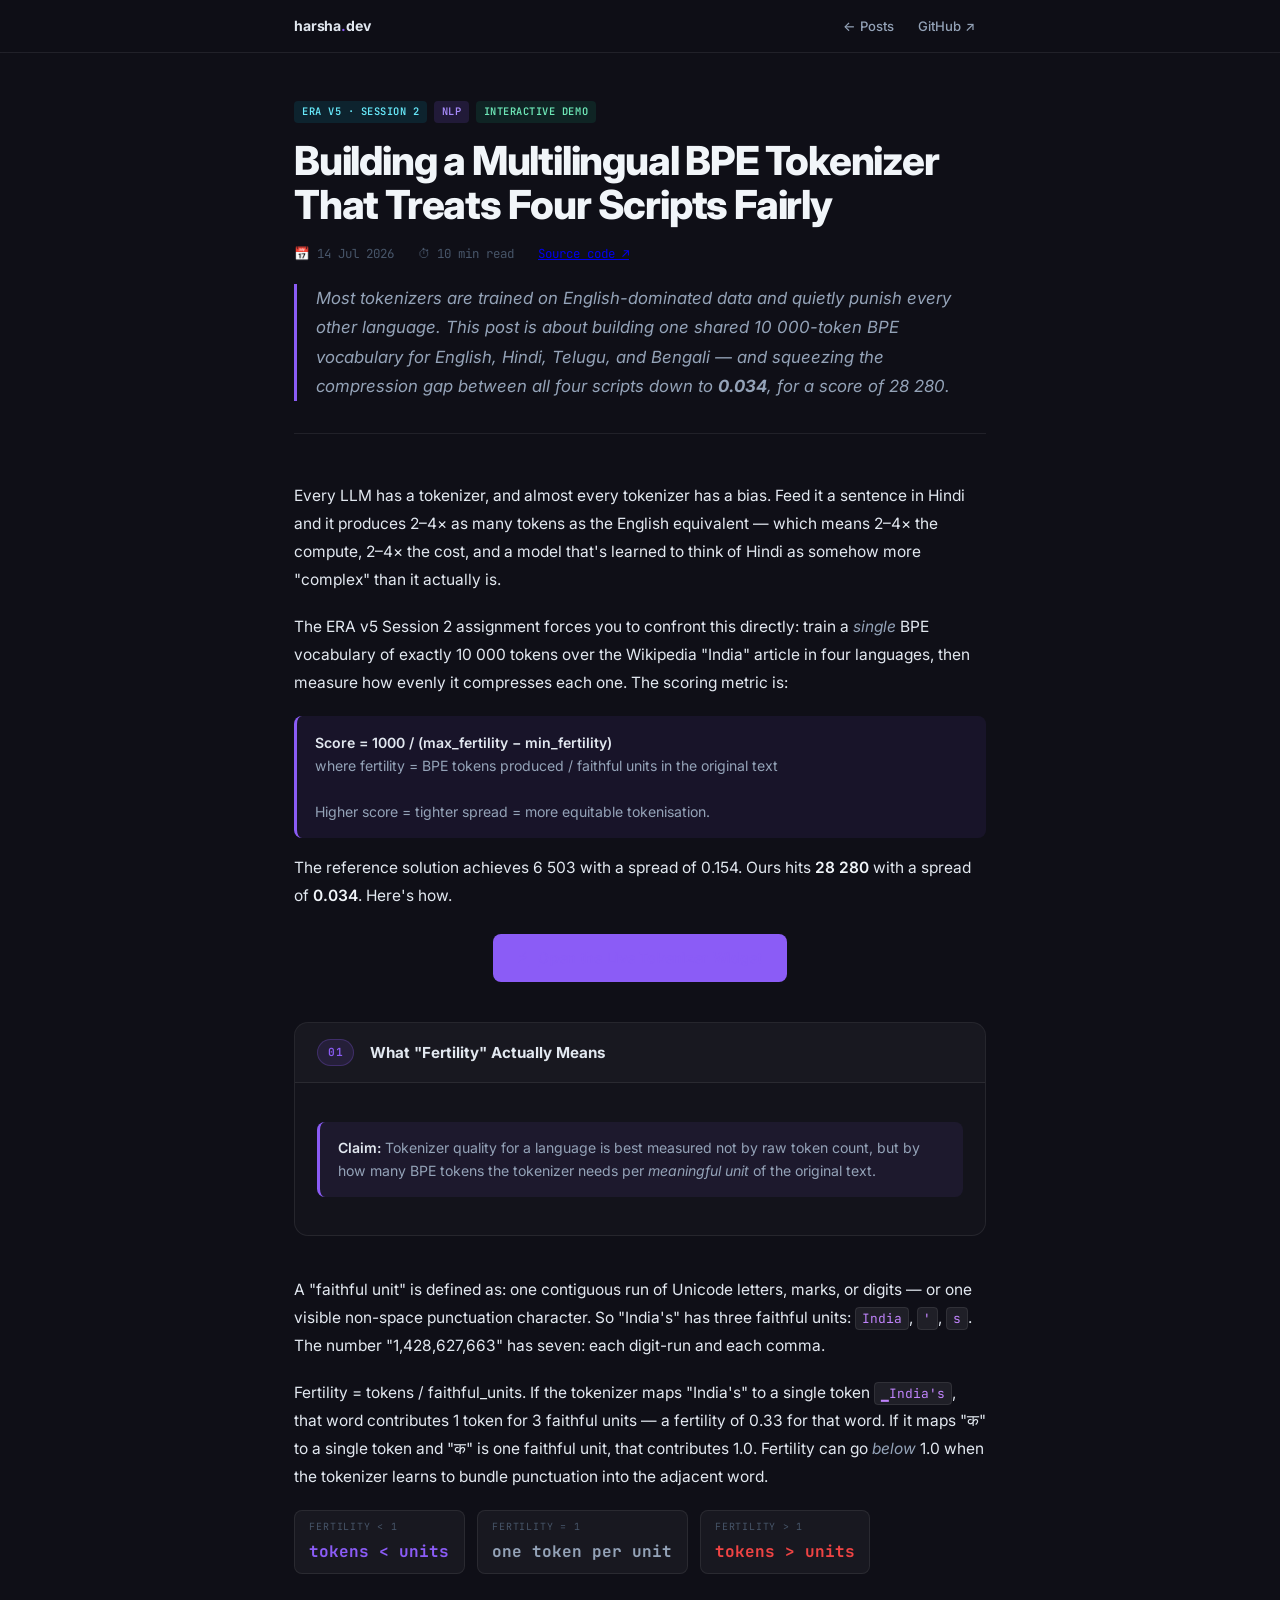
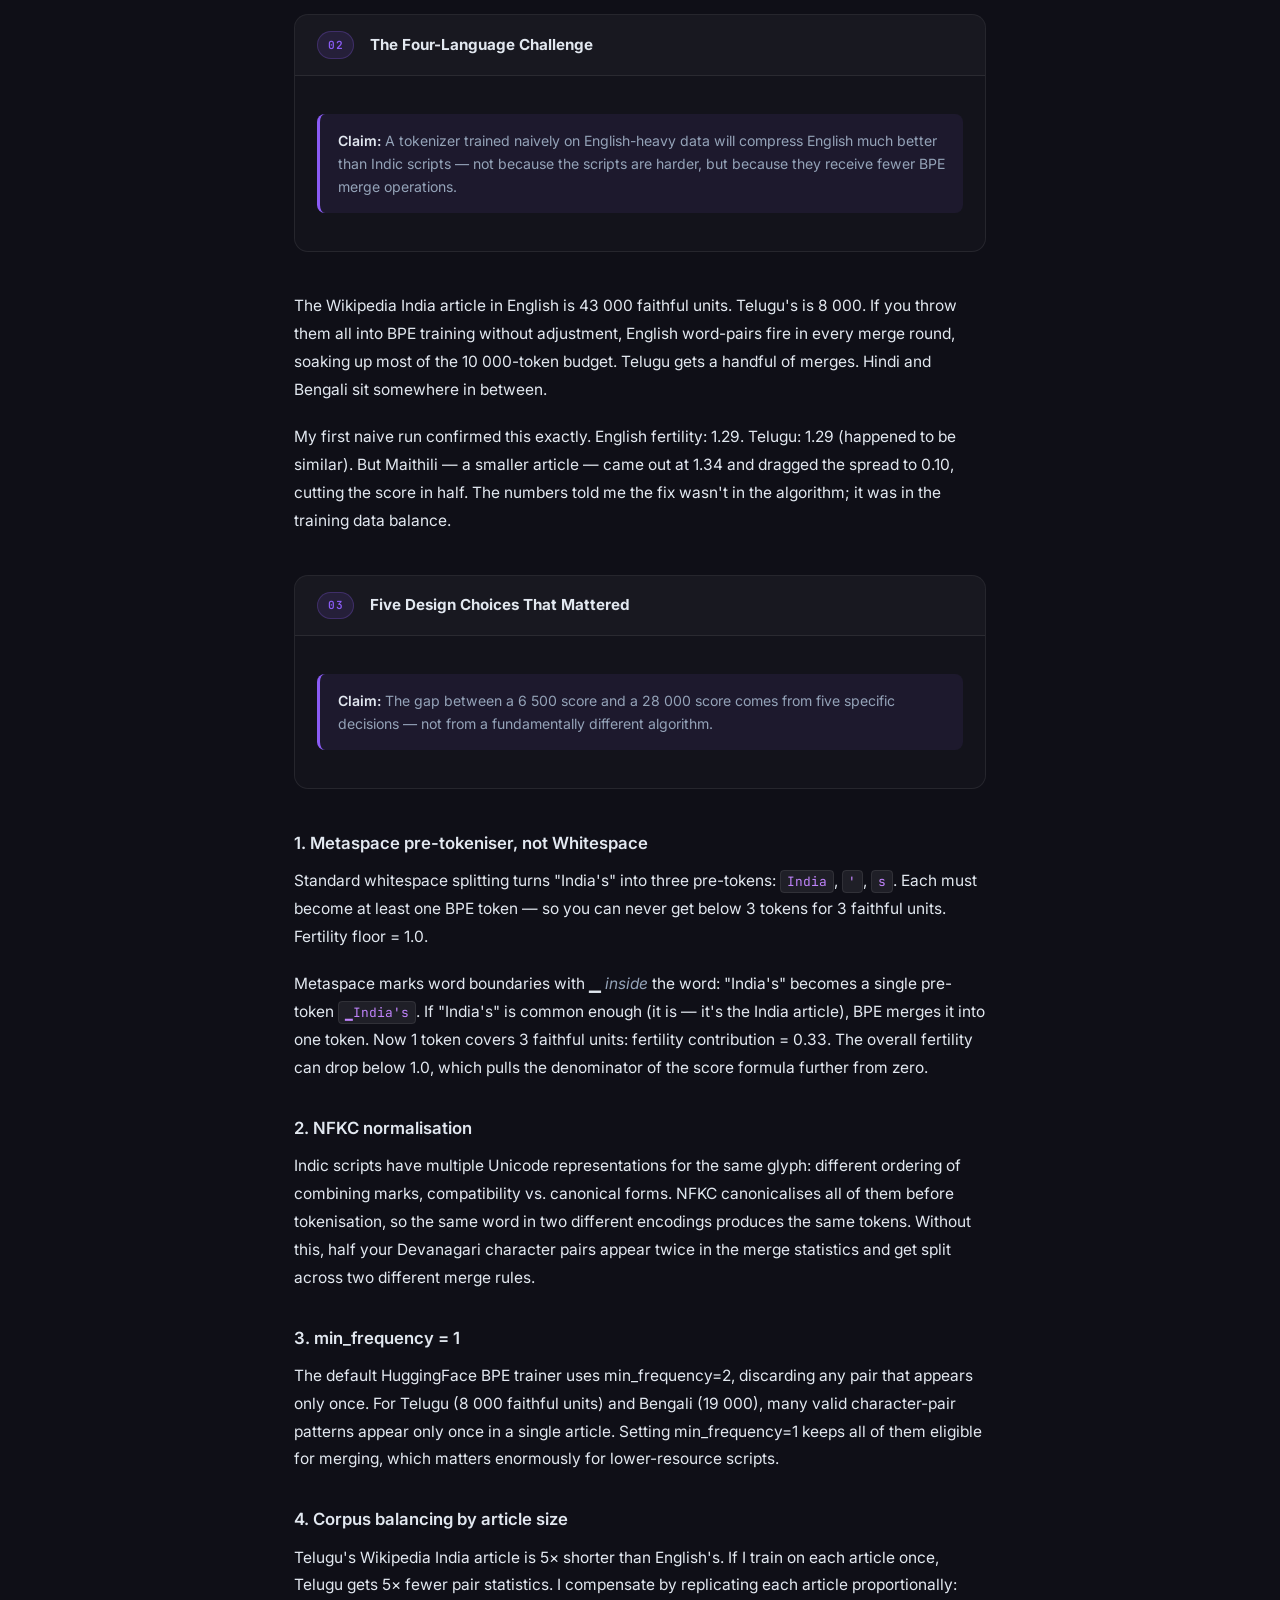
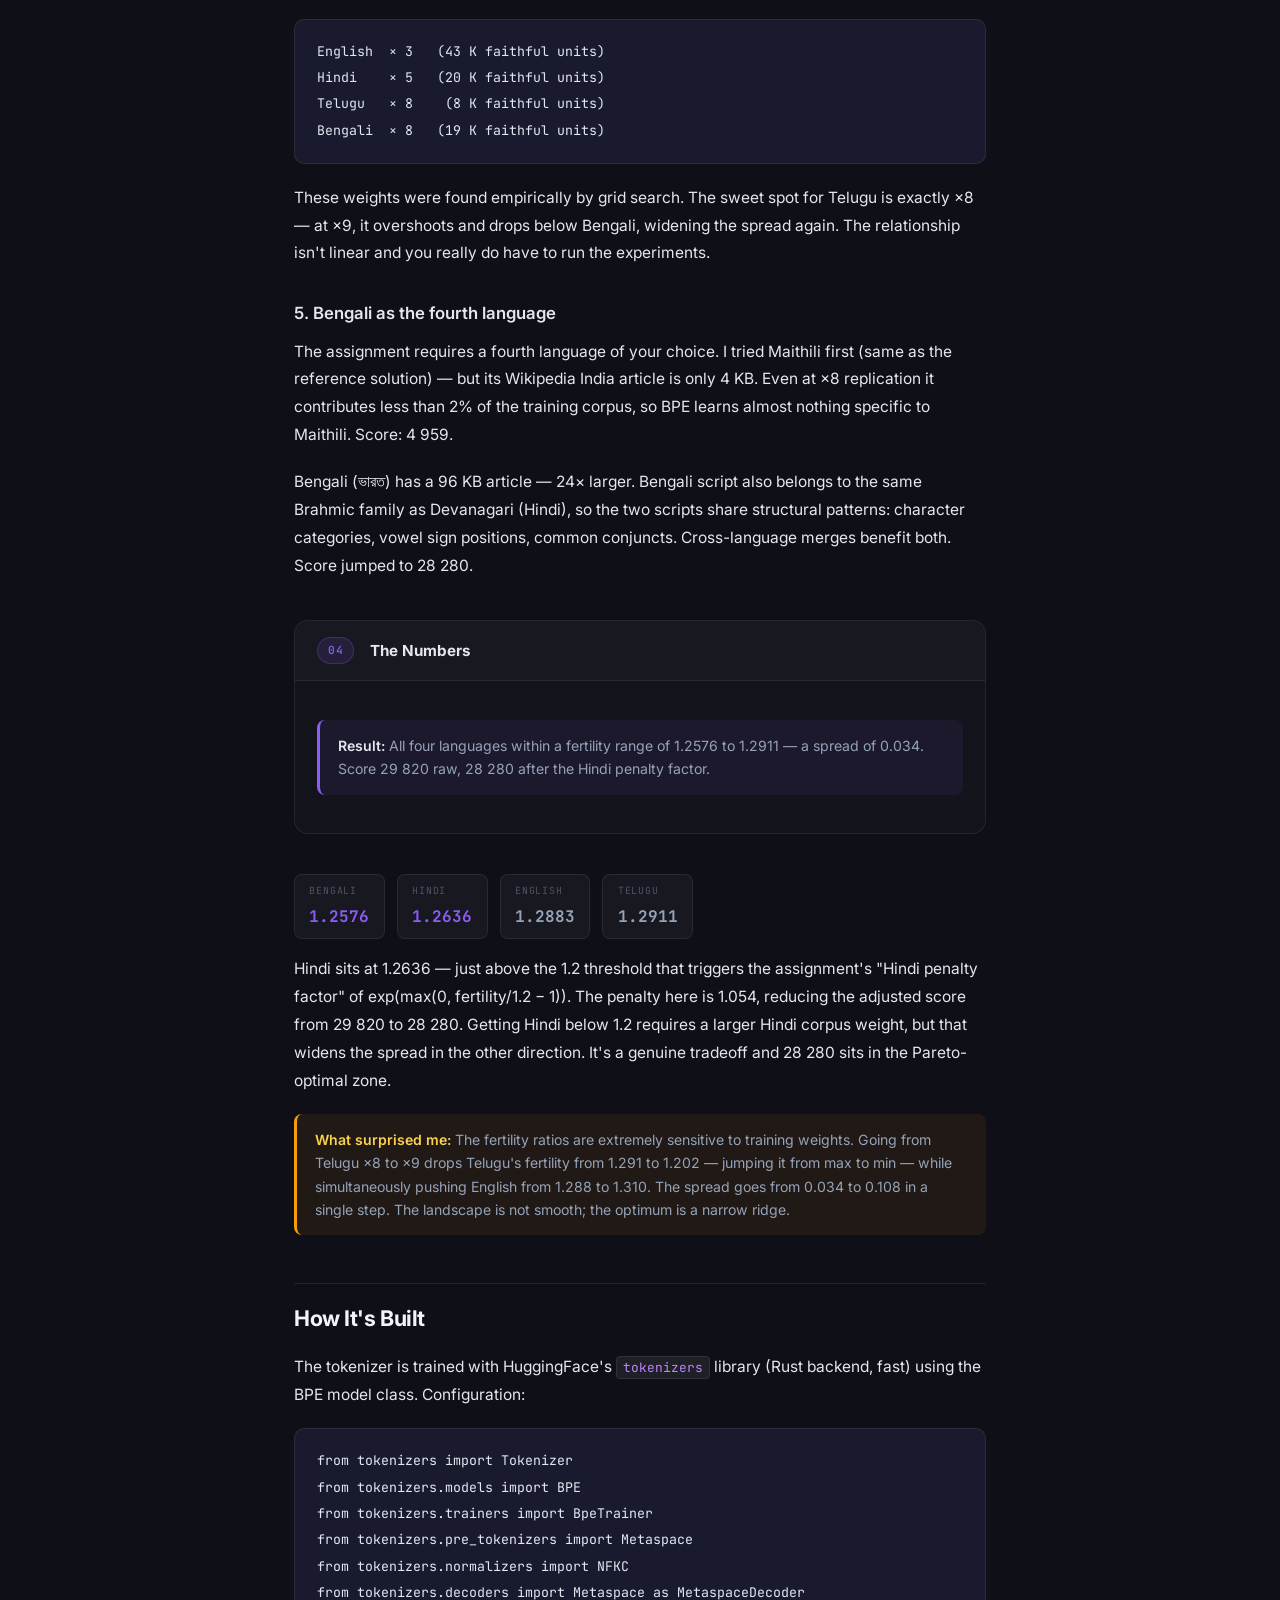
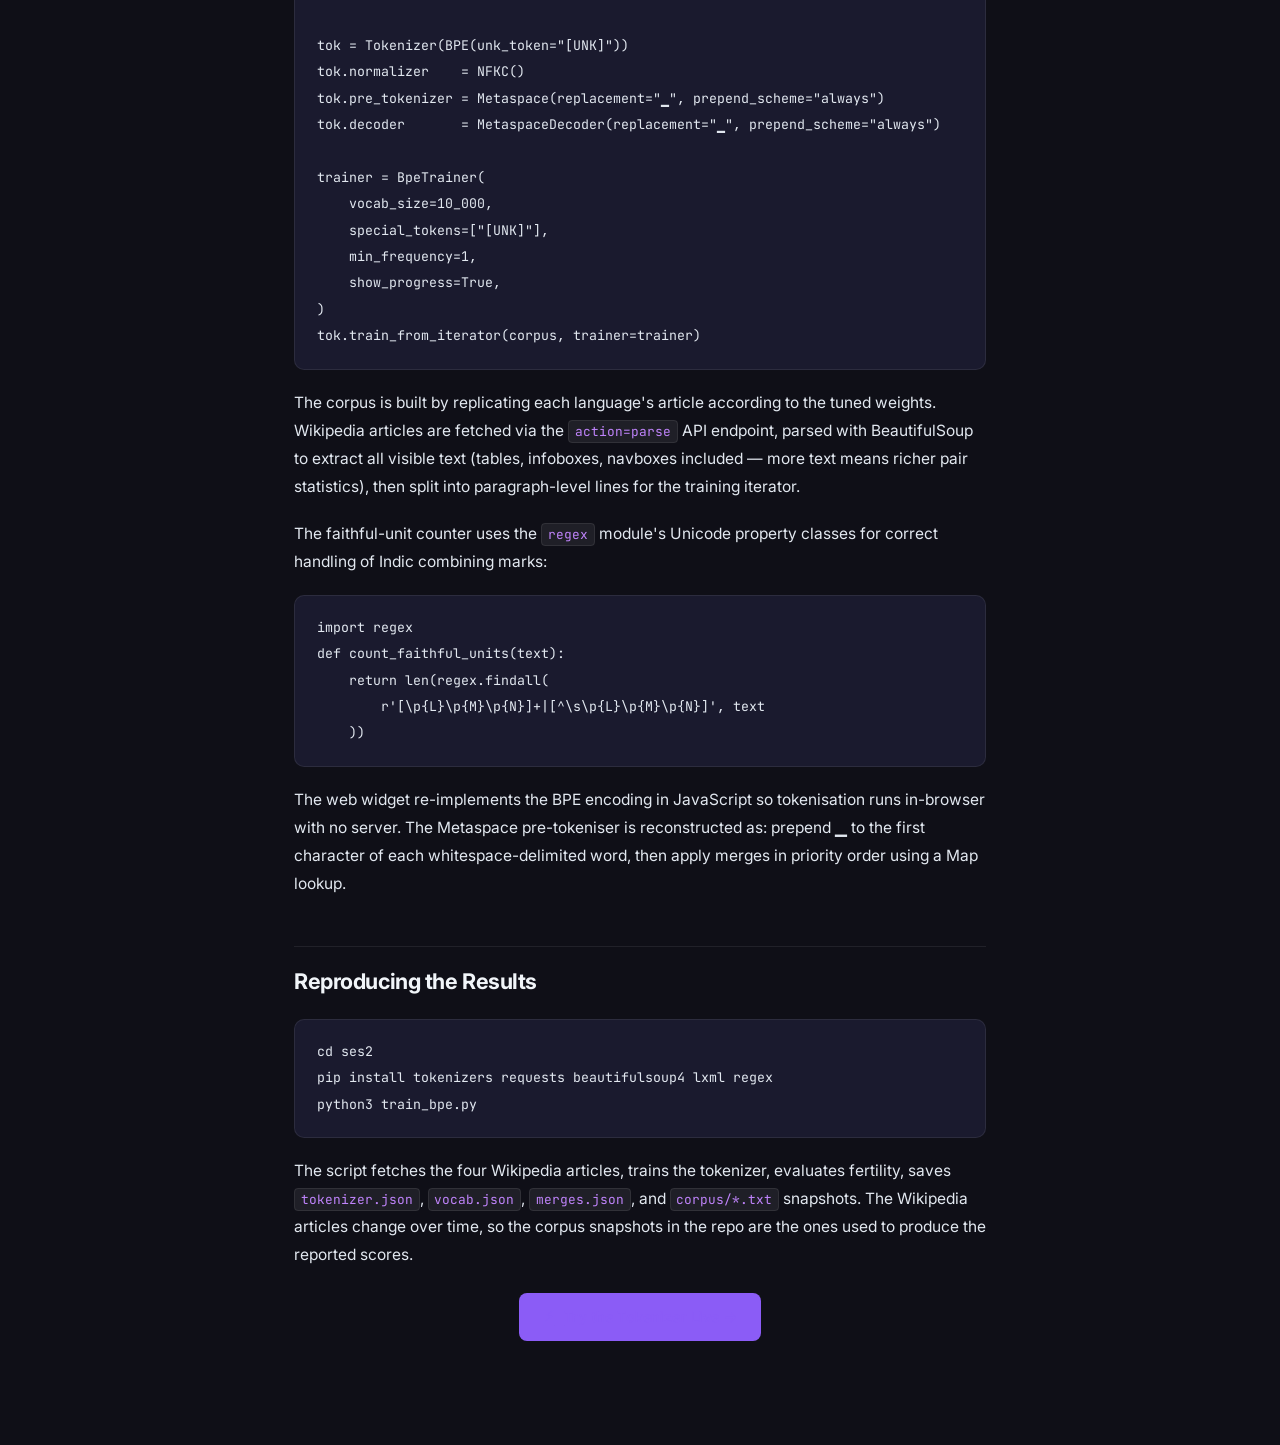
<file: posts/multilingual-bpe-tokenizer.html>
<!DOCTYPE html>
<html lang="en">
<head>
  <meta charset="UTF-8" />
  <meta name="viewport" content="width=device-width, initial-scale=1.0" />
  <title>Building a Multilingual BPE Tokenizer That Treats Four Scripts Fairly · Harsha Raju</title>
  <meta name="description" content="How to train a single 10 000-token BPE vocabulary over English, Hindi, Telugu, and Bengali — and compress all four within a spread of 0.034." />
  <meta property="og:title" content="Building a Multilingual BPE Tokenizer That Treats Four Scripts Fairly" />
  <meta property="og:description" content="One vocabulary. Four scripts. A compression spread of 0.034 — and a score of 28 280." />
  <meta property="og:url" content="https://harshvardhanraju.github.io/posts/multilingual-bpe-tokenizer.html" />
  <link rel="preconnect" href="https://fonts.googleapis.com" />
  <link rel="preconnect" href="https://fonts.gstatic.com" crossorigin />
  <link href="https://fonts.googleapis.com/css2?family=Inter:wght@300;400;500;600;700;800&family=JetBrains+Mono:wght@400;500&display=swap" rel="stylesheet" />
  <link rel="stylesheet" href="../assets/css/style.css" />
</head>
<body>

  <nav>
    <div class="nav-inner">
      <a href="/" class="nav-brand">harsha<span>.</span>dev</a>
      <div class="nav-links">
        <a href="/">← Posts</a>
        <a href="https://github.com/harshvardhanraju" target="_blank">GitHub ↗</a>
      </div>
    </div>
  </nav>

  <div class="post-wrap">

    <header class="post-header">
      <div class="post-tags">
        <span class="tag tag-era">ERA v5 · Session 2</span>
        <span class="tag tag-ml">NLP</span>
        <span class="tag tag-viz">Interactive Demo</span>
      </div>
      <h1 class="post-heading">Building a Multilingual BPE Tokenizer That Treats Four Scripts Fairly</h1>
      <div class="post-header-meta">
        <span>📅 14 Jul 2026</span>
        <span>⏱ 10 min read</span>
        <span><a href="https://github.com/harshvardhanraju/ERAv5/tree/main/ses2" target="_blank">Source code ↗</a></span>
      </div>
      <p class="post-lede">
        Most tokenizers are trained on English-dominated data and quietly punish every other language.
        This post is about building one shared 10 000-token BPE vocabulary for English, Hindi, Telugu, and Bengali —
        and squeezing the compression gap between all four scripts down to <strong>0.034</strong>, for a score of 28 280.
      </p>
    </header>

    <div class="prose">

      <p>
        Every LLM has a tokenizer, and almost every tokenizer has a bias. Feed it a sentence in Hindi and it produces
        2–4× as many tokens as the English equivalent — which means 2–4× the compute, 2–4× the cost, and a model that's
        learned to think of Hindi as somehow more "complex" than it actually is.
      </p>

      <p>
        The ERA v5 Session 2 assignment forces you to confront this directly: train a <em>single</em> BPE vocabulary of
        exactly 10 000 tokens over the Wikipedia "India" article in four languages, then measure how evenly it compresses
        each one. The scoring metric is:
      </p>

      <div class="box box-claim">
        <strong>Score = 1000 / (max_fertility − min_fertility)</strong><br>
        where fertility = BPE tokens produced / faithful units in the original text<br><br>
        Higher score = tighter spread = more equitable tokenisation.
      </div>

      <p>
        The reference solution achieves 6 503 with a spread of 0.154. Ours hits <strong>28 280</strong> with a spread of <strong>0.034</strong>.
        Here's how.
      </p>

      <div class="demo-btn-wrap">
        <a href="https://harsha-erav5-s2.netlify.app" target="_blank" class="demo-btn">
          <span class="demo-btn-icon">⚡</span>
          Open the Live Tokenizer Widget
        </a>
      </div>

      <!-- ===== What is fertility? ===== -->
      <div class="exp-card">
        <div class="exp-card-header">
          <span class="exp-num">01</span>
          <span class="exp-card-title">What "Fertility" Actually Means</span>
        </div>
        <div class="exp-body">
          <div class="box box-claim">
            <strong>Claim:</strong> Tokenizer quality for a language is best measured not by raw token count,
            but by how many BPE tokens the tokenizer needs per <em>meaningful unit</em> of the original text.
          </div>
        </div>
      </div>

      <p>
        A "faithful unit" is defined as: one contiguous run of Unicode letters, marks, or digits — or one visible
        non-space punctuation character. So "India's" has three faithful units: <code>India</code>, <code>'</code>, <code>s</code>.
        The number "1,428,627,663" has seven: each digit-run and each comma.
      </p>

      <p>
        Fertility = tokens / faithful_units. If the tokenizer maps "India's" to a single token <code>▁India's</code>,
        that word contributes 1 token for 3 faithful units — a fertility of 0.33 for that word. If it maps "क" to
        a single token and "क" is one faithful unit, that contributes 1.0. Fertility can go <em>below</em> 1.0 when
        the tokenizer learns to bundle punctuation into the adjacent word.
      </p>

      <div class="stat-row">
        <div class="stat-pill">
          <span class="stat-pill-label">fertility &lt; 1</span>
          <span class="stat-pill-val" style="color: var(--accent)">tokens &lt; units</span>
        </div>
        <div class="stat-pill">
          <span class="stat-pill-label">fertility = 1</span>
          <span class="stat-pill-val" style="color: var(--text2)">one token per unit</span>
        </div>
        <div class="stat-pill">
          <span class="stat-pill-label">fertility &gt; 1</span>
          <span class="stat-pill-val" style="color: var(--red)">tokens &gt; units</span>
        </div>
      </div>

      <!-- ===== The challenge ===== -->
      <div class="exp-card">
        <div class="exp-card-header">
          <span class="exp-num">02</span>
          <span class="exp-card-title">The Four-Language Challenge</span>
        </div>
        <div class="exp-body">
          <div class="box box-claim">
            <strong>Claim:</strong> A tokenizer trained naively on English-heavy data will compress English much better
            than Indic scripts — not because the scripts are harder, but because they receive fewer BPE merge operations.
          </div>
        </div>
      </div>

      <p>
        The Wikipedia India article in English is 43 000 faithful units. Telugu's is 8 000. If you throw them all
        into BPE training without adjustment, English word-pairs fire in every merge round, soaking up most of the
        10 000-token budget. Telugu gets a handful of merges. Hindi and Bengali sit somewhere in between.
      </p>

      <p>
        My first naive run confirmed this exactly. English fertility: 1.29. Telugu: 1.29 (happened to be similar).
        But Maithili — a smaller article — came out at 1.34 and dragged the spread to 0.10, cutting the score in half.
        The numbers told me the fix wasn't in the algorithm; it was in the training data balance.
      </p>

      <!-- ===== Design choices ===== -->
      <div class="exp-card">
        <div class="exp-card-header">
          <span class="exp-num">03</span>
          <span class="exp-card-title">Five Design Choices That Mattered</span>
        </div>
        <div class="exp-body">
          <div class="box box-claim">
            <strong>Claim:</strong> The gap between a 6 500 score and a 28 000 score comes from five specific
            decisions — not from a fundamentally different algorithm.
          </div>
        </div>
      </div>

      <h3>1. Metaspace pre-tokeniser, not Whitespace</h3>
      <p>
        Standard whitespace splitting turns "India's" into three pre-tokens: <code>India</code>, <code>'</code>, <code>s</code>.
        Each must become at least one BPE token — so you can never get below 3 tokens for 3 faithful units. Fertility floor = 1.0.
      </p>
      <p>
        Metaspace marks word boundaries with ▁ <em>inside</em> the word: "India's" becomes a single pre-token
        <code>▁India's</code>. If "India's" is common enough (it is — it's the India article), BPE merges it into
        one token. Now 1 token covers 3 faithful units: fertility contribution = 0.33. The overall fertility can
        drop below 1.0, which pulls the denominator of the score formula further from zero.
      </p>

      <h3>2. NFKC normalisation</h3>
      <p>
        Indic scripts have multiple Unicode representations for the same glyph: different ordering of combining marks,
        compatibility vs. canonical forms. NFKC canonicalises all of them before tokenisation, so the same word in
        two different encodings produces the same tokens. Without this, half your Devanagari character pairs appear
        twice in the merge statistics and get split across two different merge rules.
      </p>

      <h3>3. min_frequency = 1</h3>
      <p>
        The default HuggingFace BPE trainer uses min_frequency=2, discarding any pair that appears only once. For Telugu
        (8 000 faithful units) and Bengali (19 000), many valid character-pair patterns appear only once in a single article.
        Setting min_frequency=1 keeps all of them eligible for merging, which matters enormously for lower-resource scripts.
      </p>

      <h3>4. Corpus balancing by article size</h3>
      <p>
        Telugu's Wikipedia India article is 5× shorter than English's. If I train on each article once, Telugu gets
        5× fewer pair statistics. I compensate by replicating each article proportionally:
      </p>

      <pre><code>English  × 3   (43 K faithful units)
Hindi    × 5   (20 K faithful units)
Telugu   × 8    (8 K faithful units)
Bengali  × 8   (19 K faithful units)</code></pre>

      <p>
        These weights were found empirically by grid search. The sweet spot for Telugu is exactly ×8 — at ×9, it
        overshoots and drops below Bengali, widening the spread again. The relationship isn't linear and you really do
        have to run the experiments.
      </p>

      <h3>5. Bengali as the fourth language</h3>
      <p>
        The assignment requires a fourth language of your choice. I tried Maithili first (same as the reference
        solution) — but its Wikipedia India article is only 4 KB. Even at ×8 replication it contributes less than 2%
        of the training corpus, so BPE learns almost nothing specific to Maithili. Score: 4 959.
      </p>
      <p>
        Bengali (ভারত) has a 96 KB article — 24× larger. Bengali script also belongs to the same Brahmic family as
        Devanagari (Hindi), so the two scripts share structural patterns: character categories, vowel sign positions,
        common conjuncts. Cross-language merges benefit both. Score jumped to 28 280.
      </p>

      <!-- ===== Results ===== -->
      <div class="exp-card">
        <div class="exp-card-header">
          <span class="exp-num">04</span>
          <span class="exp-card-title">The Numbers</span>
        </div>
        <div class="exp-body">
          <div class="box box-claim">
            <strong>Result:</strong> All four languages within a fertility range of 1.2576 to 1.2911 — a spread of 0.034.
            Score 29 820 raw, 28 280 after the Hindi penalty factor.
          </div>
        </div>
      </div>

      <div class="stat-row">
        <div class="stat-pill">
          <span class="stat-pill-label">Bengali</span>
          <span class="stat-pill-val" style="color: var(--accent)">1.2576</span>
        </div>
        <div class="stat-pill">
          <span class="stat-pill-label">Hindi</span>
          <span class="stat-pill-val" style="color: var(--accent)">1.2636</span>
        </div>
        <div class="stat-pill">
          <span class="stat-pill-label">English</span>
          <span class="stat-pill-val" style="color: var(--text2)">1.2883</span>
        </div>
        <div class="stat-pill">
          <span class="stat-pill-label">Telugu</span>
          <span class="stat-pill-val" style="color: var(--text2)">1.2911</span>
        </div>
      </div>

      <p>
        Hindi sits at 1.2636 — just above the 1.2 threshold that triggers the assignment's "Hindi penalty factor" of
        exp(max(0, fertility/1.2 − 1)). The penalty here is 1.054, reducing the adjusted score from 29 820 to 28 280.
        Getting Hindi below 1.2 requires a larger Hindi corpus weight, but that widens the spread in the other direction.
        It's a genuine tradeoff and 28 280 sits in the Pareto-optimal zone.
      </p>

      <div class="box box-insight">
        <strong>What surprised me:</strong> The fertility ratios are extremely sensitive to training weights.
        Going from Telugu ×8 to ×9 drops Telugu's fertility from 1.291 to 1.202 — jumping it from max to min —
        while simultaneously pushing English from 1.288 to 1.310. The spread goes from 0.034 to 0.108 in a single step.
        The landscape is not smooth; the optimum is a narrow ridge.
      </div>

      <!-- ===== How it's built ===== -->
      <h2>How It's Built</h2>

      <p>
        The tokenizer is trained with HuggingFace's <code>tokenizers</code> library (Rust backend, fast) using the
        BPE model class. Configuration:
      </p>

      <pre><code>from tokenizers import Tokenizer
from tokenizers.models import BPE
from tokenizers.trainers import BpeTrainer
from tokenizers.pre_tokenizers import Metaspace
from tokenizers.normalizers import NFKC
from tokenizers.decoders import Metaspace as MetaspaceDecoder

tok = Tokenizer(BPE(unk_token="[UNK]"))
tok.normalizer    = NFKC()
tok.pre_tokenizer = Metaspace(replacement="▁", prepend_scheme="always")
tok.decoder       = MetaspaceDecoder(replacement="▁", prepend_scheme="always")

trainer = BpeTrainer(
    vocab_size=10_000,
    special_tokens=["[UNK]"],
    min_frequency=1,
    show_progress=True,
)
tok.train_from_iterator(corpus, trainer=trainer)</code></pre>

      <p>
        The corpus is built by replicating each language's article according to the tuned weights. Wikipedia articles
        are fetched via the <code>action=parse</code> API endpoint, parsed with BeautifulSoup to extract all visible text
        (tables, infoboxes, navboxes included — more text means richer pair statistics), then split into paragraph-level
        lines for the training iterator.
      </p>

      <p>
        The faithful-unit counter uses the <code>regex</code> module's Unicode property classes for correct handling
        of Indic combining marks:
      </p>

      <pre><code>import regex
def count_faithful_units(text):
    return len(regex.findall(
        r'[\p{L}\p{M}\p{N}]+|[^\s\p{L}\p{M}\p{N}]', text
    ))</code></pre>

      <p>
        The web widget re-implements the BPE encoding in JavaScript so tokenisation runs in-browser with no server.
        The Metaspace pre-tokeniser is reconstructed as: prepend ▁ to the first character of each whitespace-delimited
        word, then apply merges in priority order using a Map lookup.
      </p>

      <h2>Reproducing the Results</h2>

      <pre><code>cd ses2
pip install tokenizers requests beautifulsoup4 lxml regex
python3 train_bpe.py</code></pre>

      <p>
        The script fetches the four Wikipedia articles, trains the tokenizer, evaluates fertility, saves
        <code>tokenizer.json</code>, <code>vocab.json</code>, <code>merges.json</code>, and <code>corpus/*.txt</code>
        snapshots. The Wikipedia articles change over time, so the corpus snapshots in the repo are the ones used
        to produce the reported scores.
      </p>

      <div class="demo-btn-wrap">
        <a href="https://harsha-erav5-s2.netlify.app" target="_blank" class="demo-btn">
          <span class="demo-btn-icon">⚡</span>
          Try the Tokenizer Live →
        </a>
      </div>

    </div><!-- .prose -->
  </div><!-- .post-wrap -->

</body>
</html>
</file>
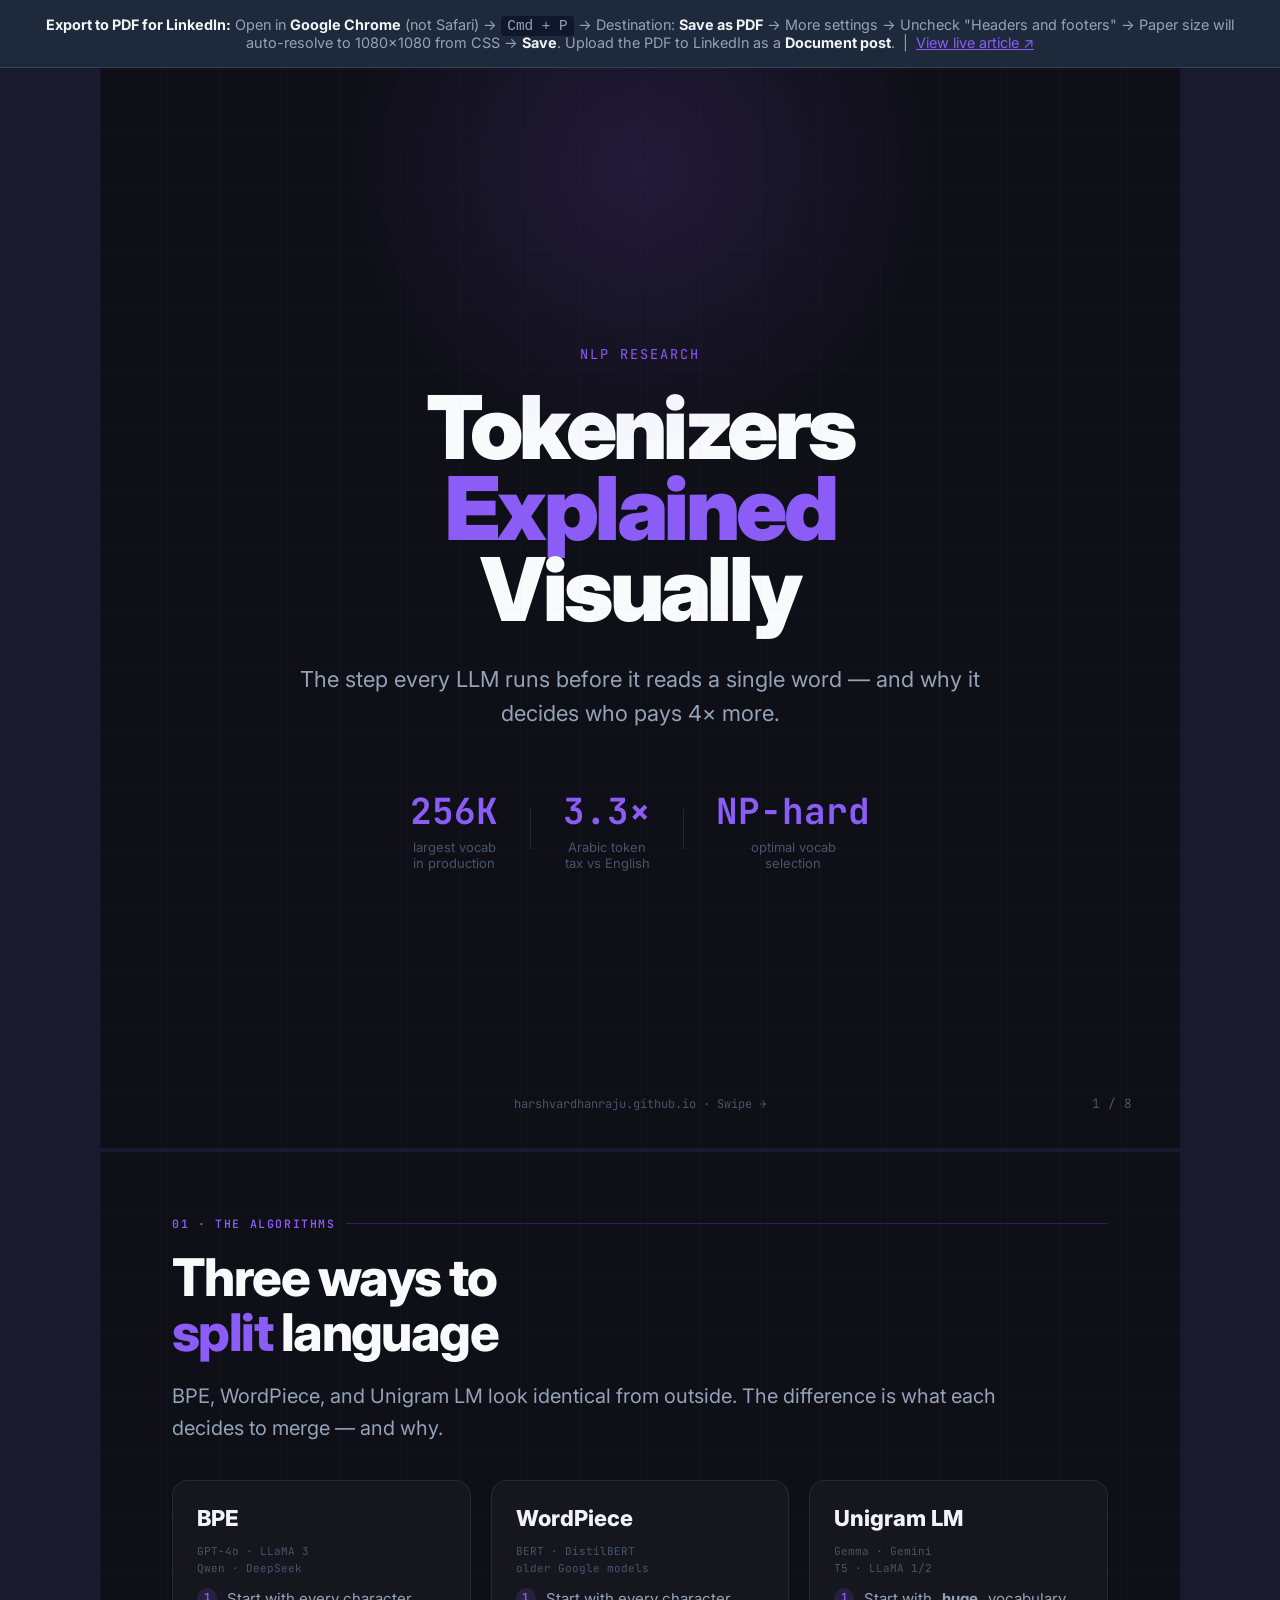
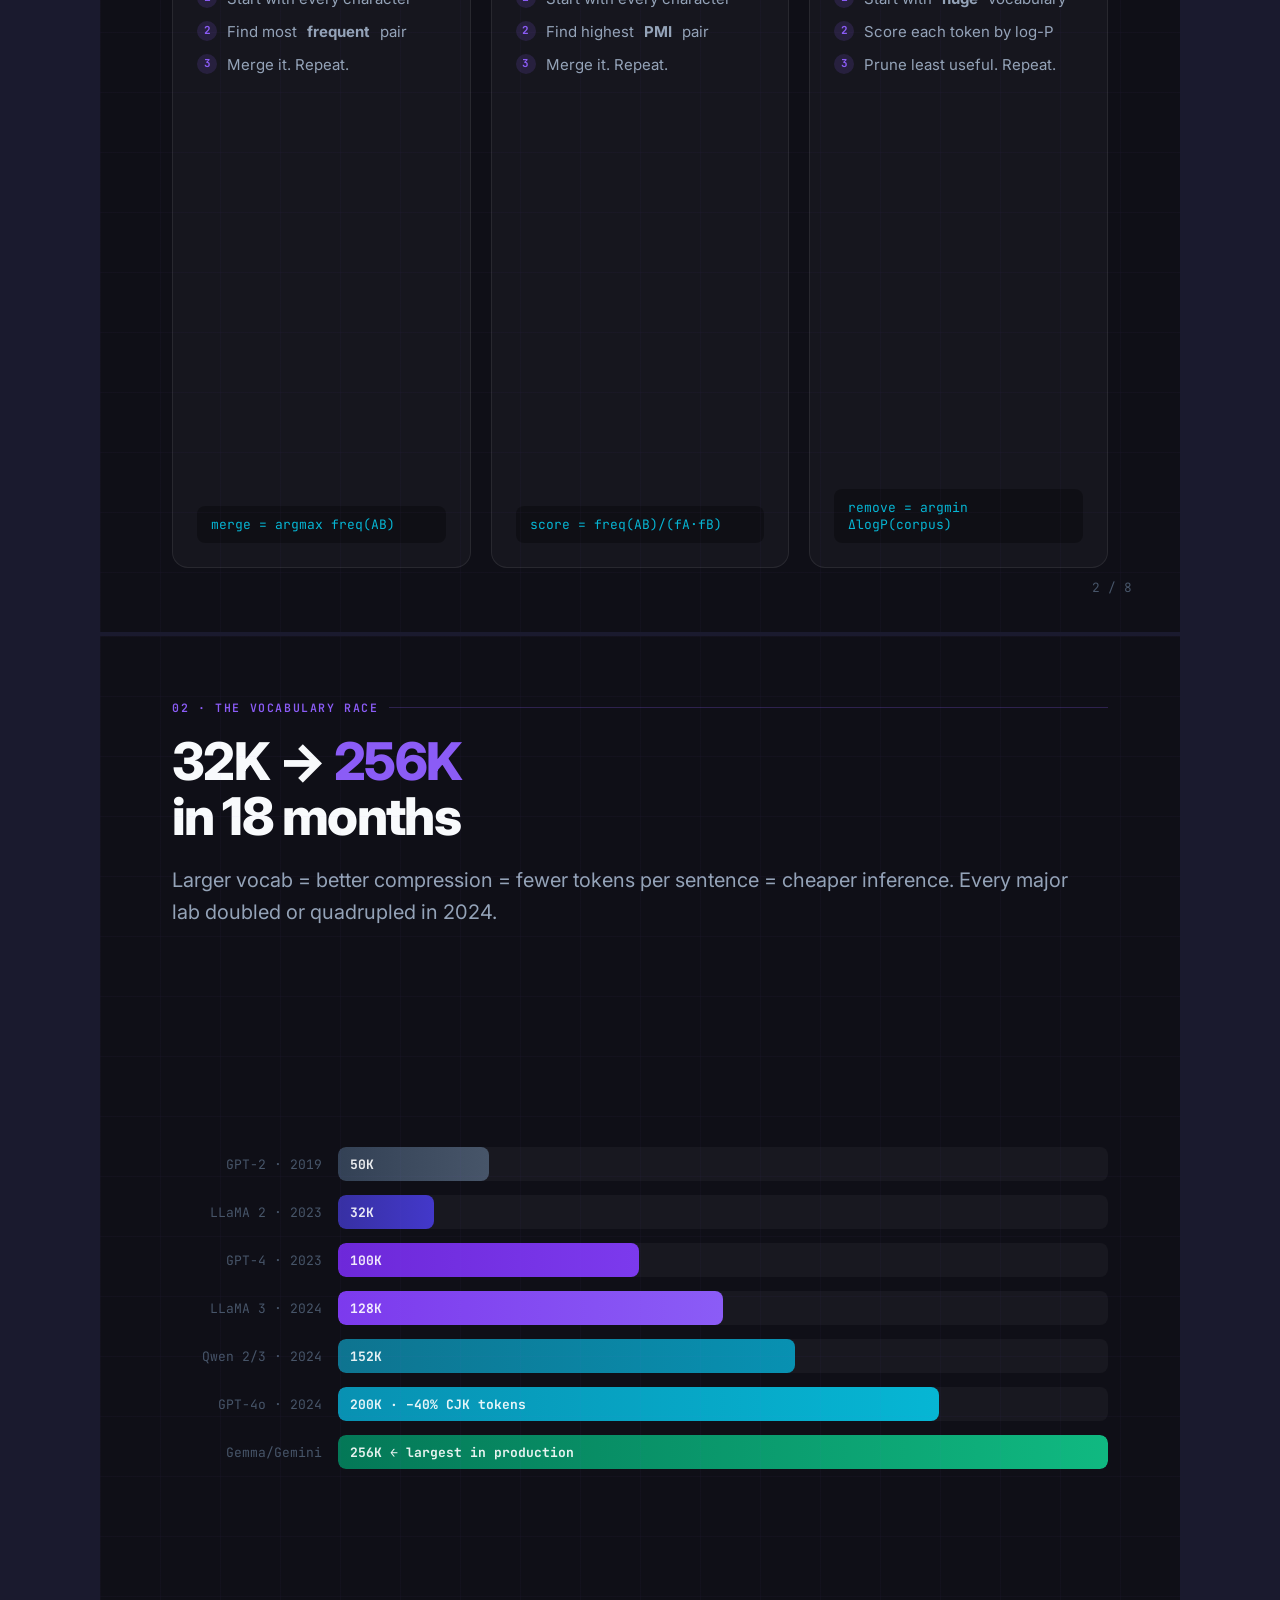
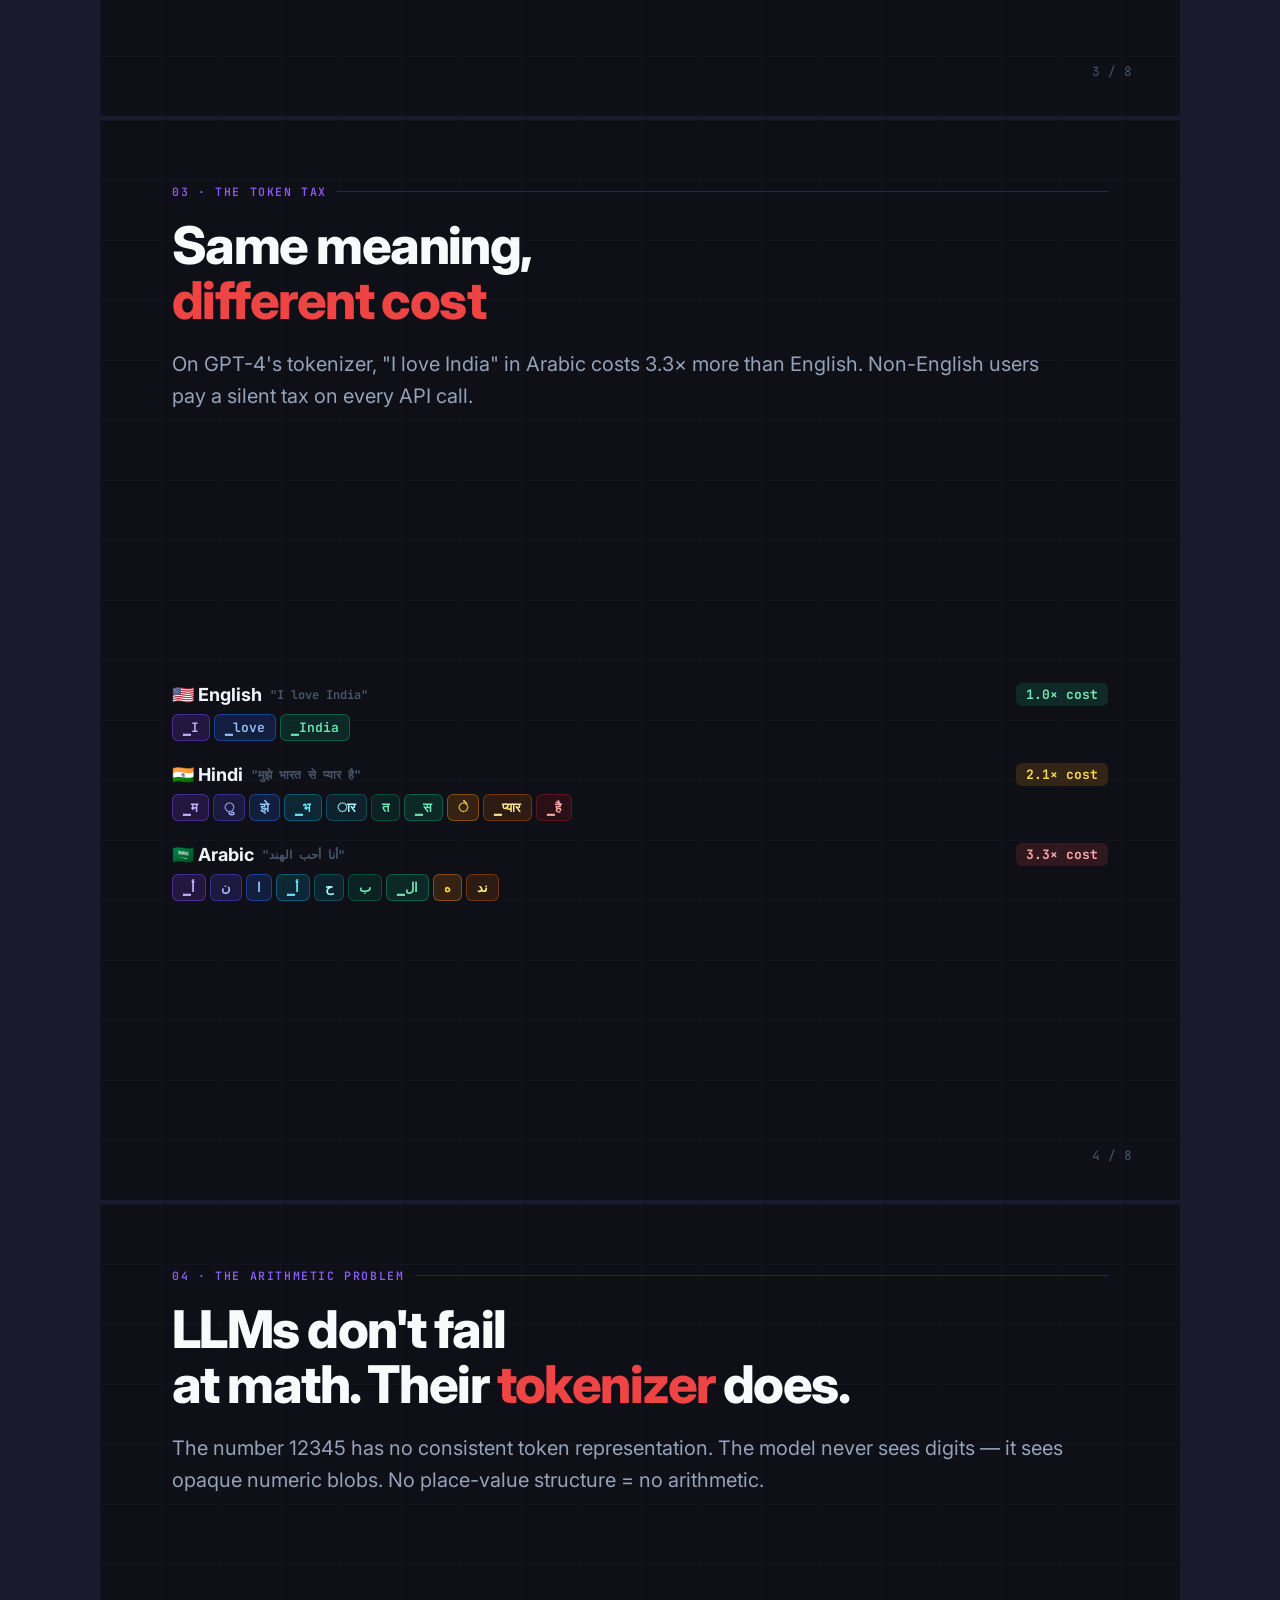
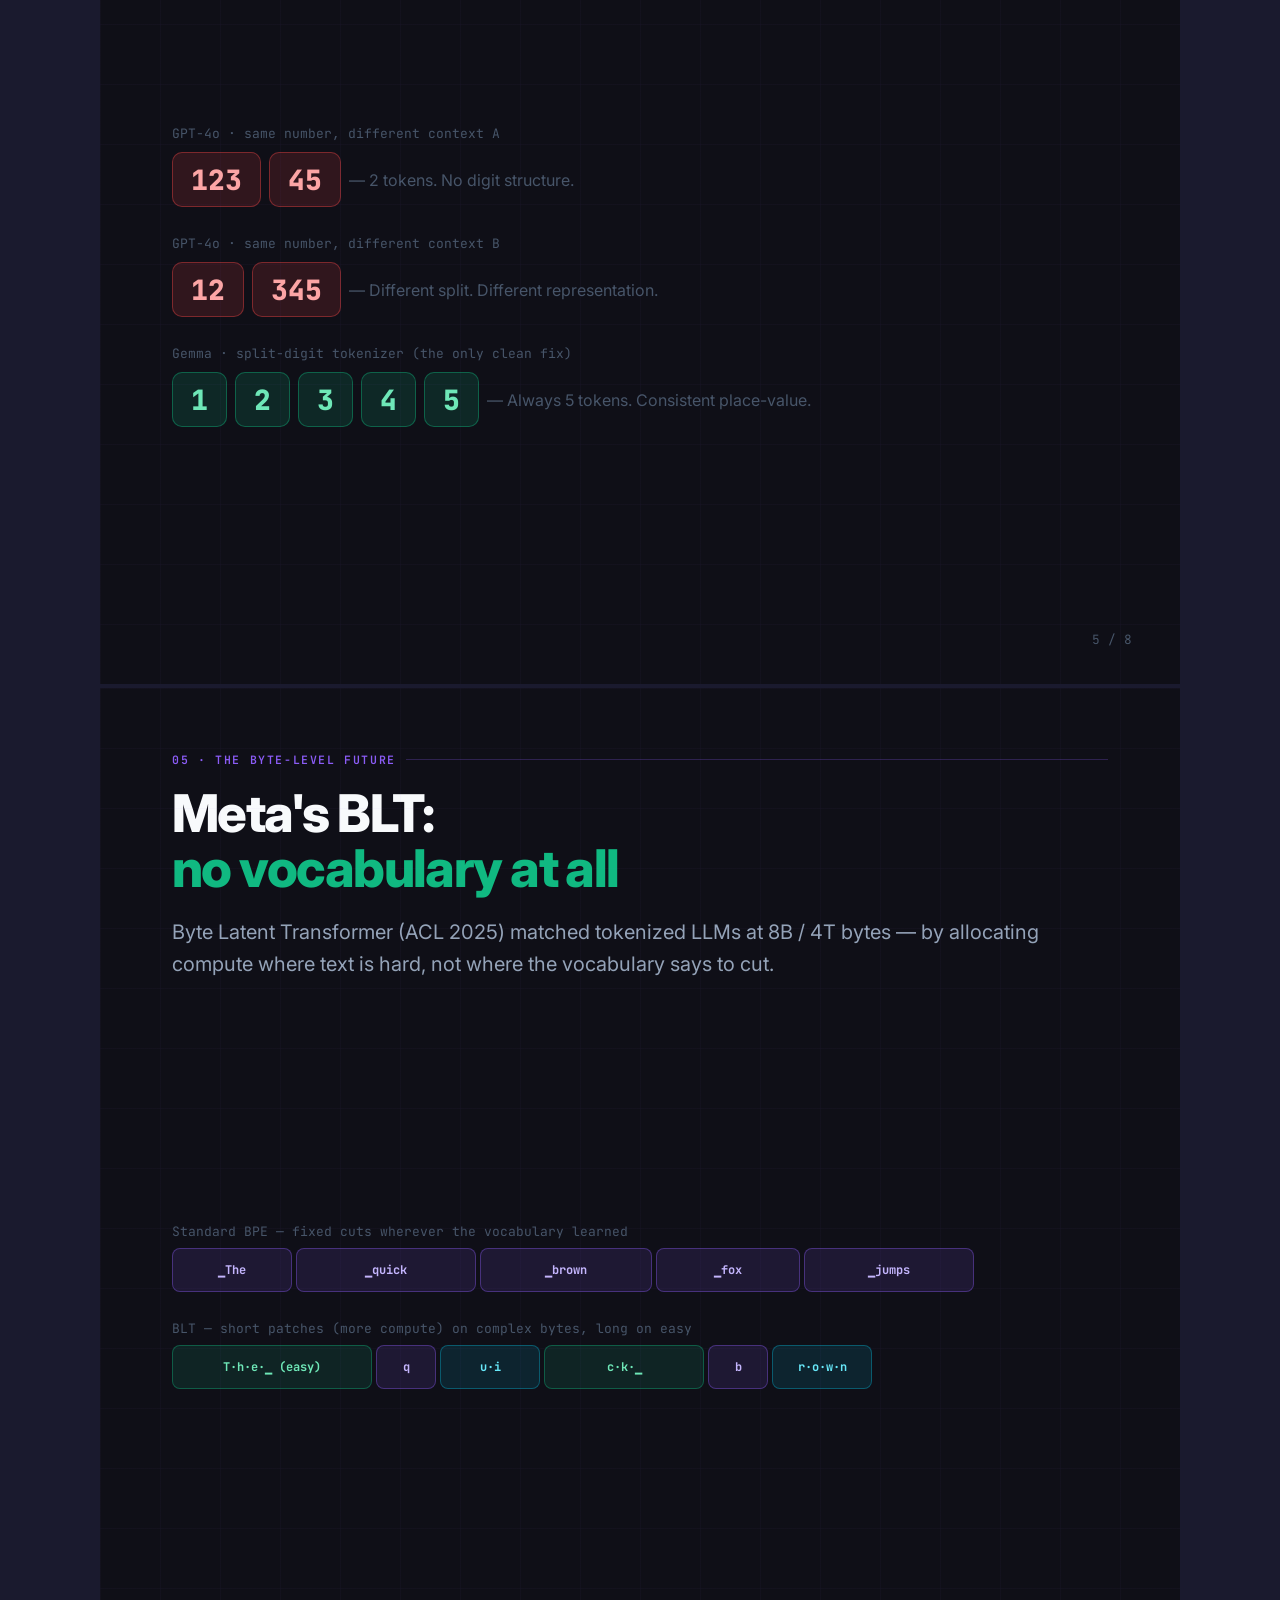
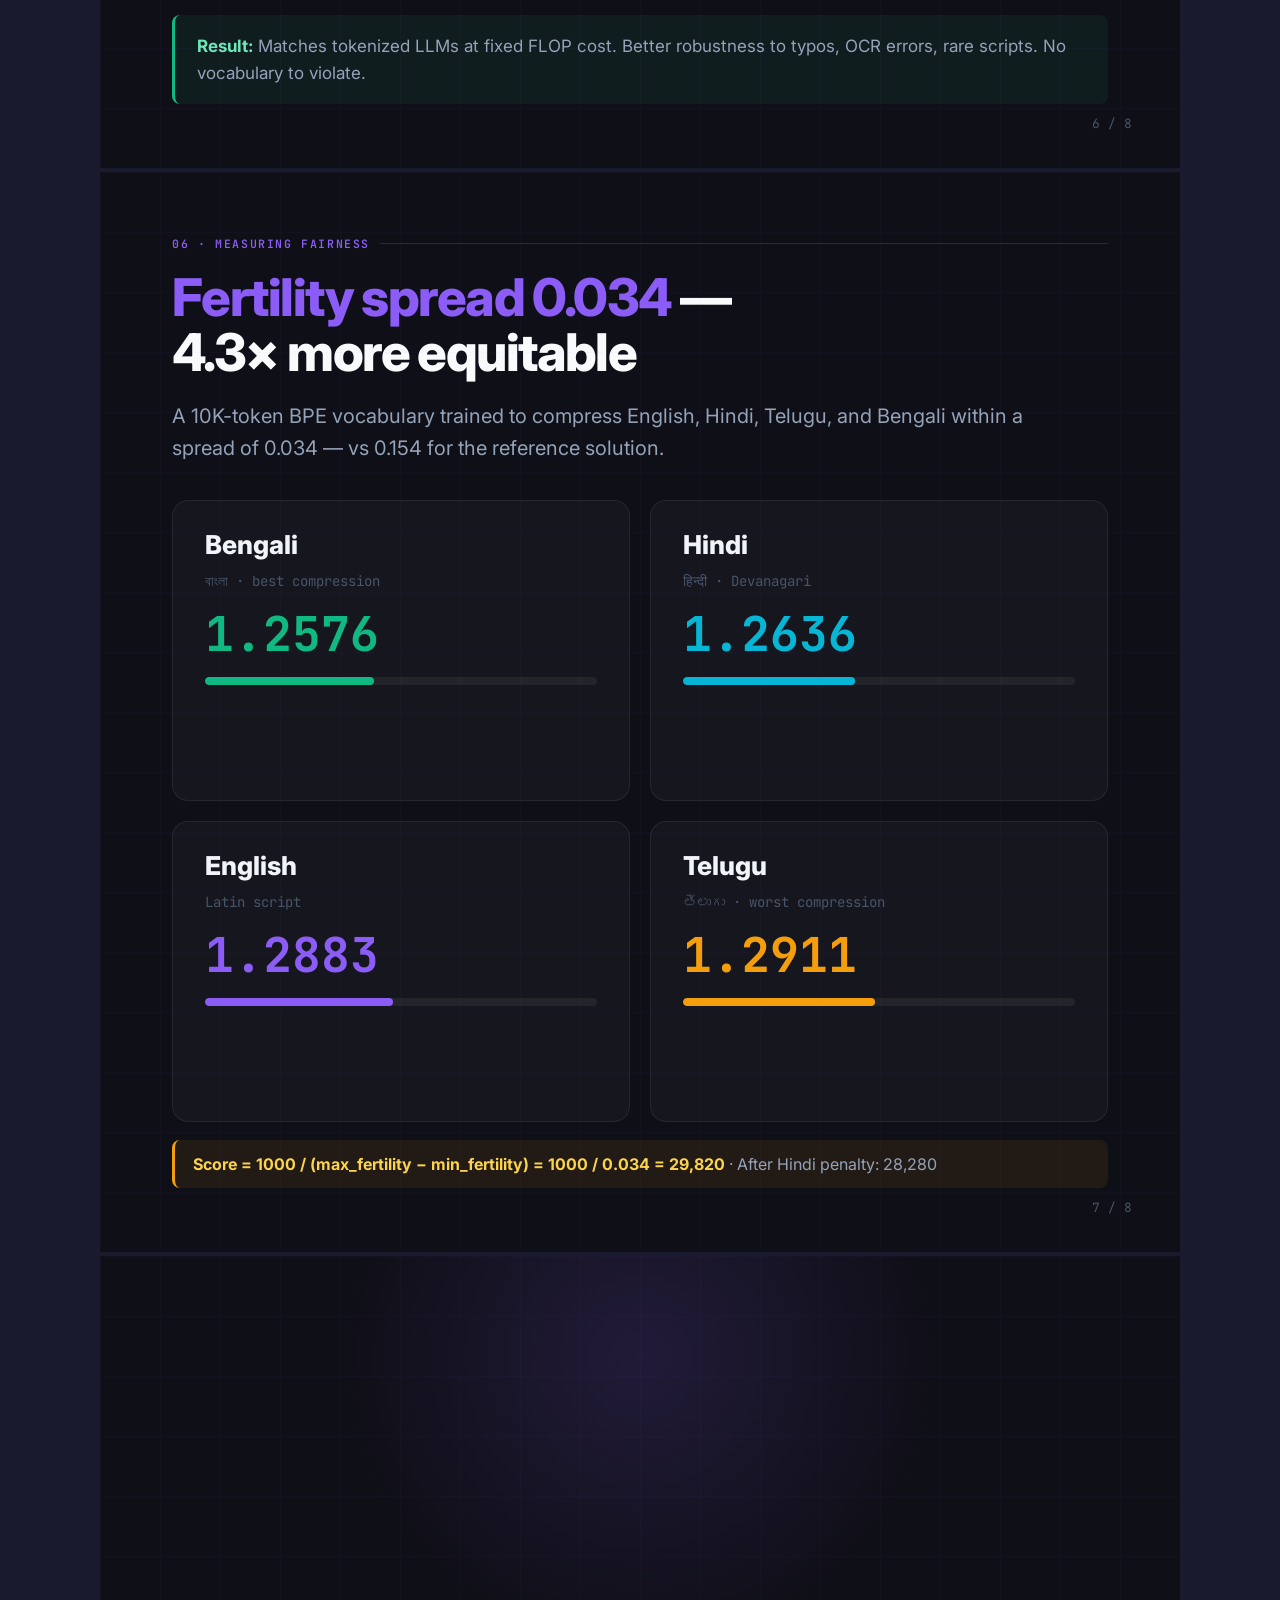
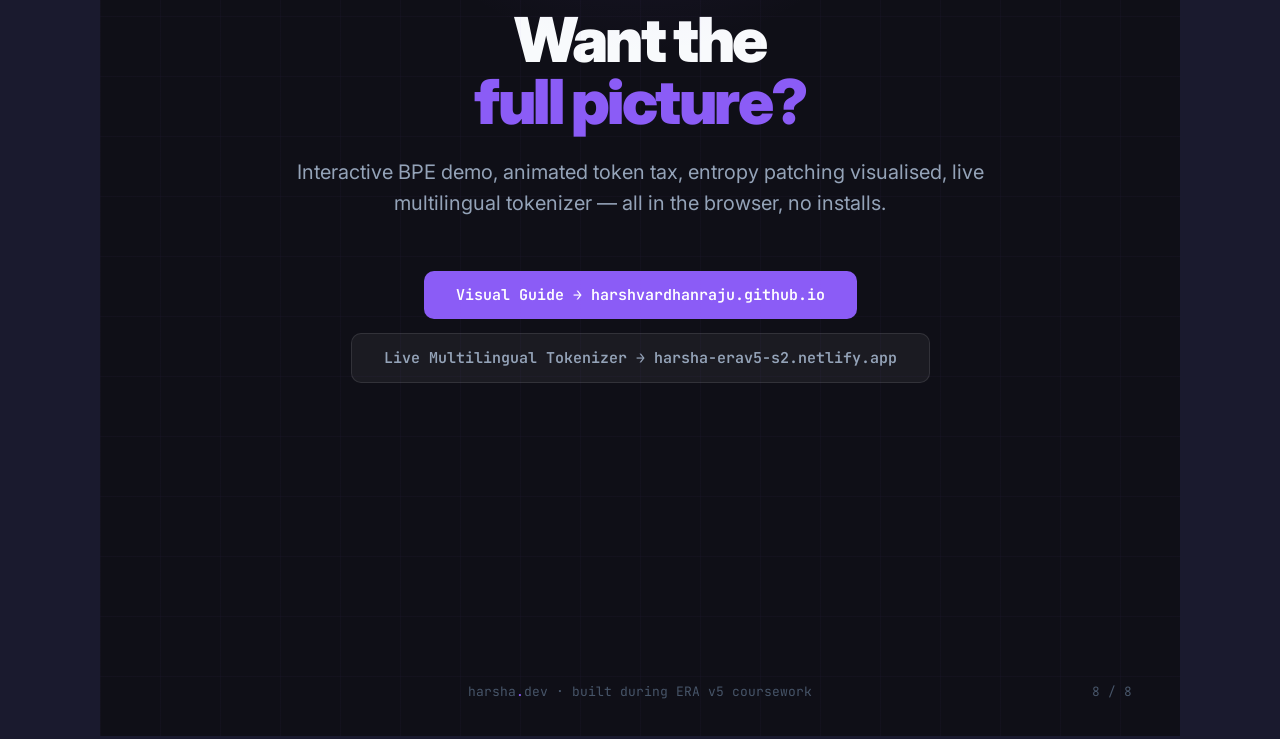
<file: posts/tokenizer-carousel.html>
<!DOCTYPE html>
<html lang="en">
<head>
  <meta charset="UTF-8"/>
  <meta name="viewport" content="width=device-width, initial-scale=1.0"/>
  <title>Tokenizers Explained — LinkedIn Carousel</title>
  <link rel="preconnect" href="https://fonts.googleapis.com"/>
  <link rel="preconnect" href="https://fonts.gstatic.com" crossorigin/>
  <link href="https://fonts.googleapis.com/css2?family=Inter:wght@300;400;500;600;700;800;900&family=JetBrains+Mono:wght@400;500;700&display=swap" rel="stylesheet"/>
  <style>
    *, *::before, *::after { box-sizing: border-box; margin: 0; padding: 0; }

    :root {
      --bg:     #0f0f17;
      --bg2:    #16162a;
      --accent: #8b5cf6;
      --cyan:   #06b6d4;
      --green:  #10b981;
      --yellow: #f59e0b;
      --red:    #ef4444;
      --text:   #f1f5f9;
      --text2:  #94a3b8;
      --text3:  #475569;
      --mono:   'JetBrains Mono', monospace;
      --sans:   'Inter', sans-serif;
      --slide:  1080px;
    }

    html, body { background: #1a1a2e; }

    .print-hint {
      font-family: var(--sans);
      background: #1e293b;
      color: #94a3b8;
      padding: 1rem 2rem;
      font-size: 0.9rem;
      text-align: center;
      border-bottom: 1px solid #334155;
    }
    .print-hint strong { color: #f1f5f9; }
    .print-hint code { background: #0f172a; padding: 0.1rem 0.4rem; border-radius: 4px; font-family: monospace; }

    /* Each .slide is exactly 1080×1080 — one LinkedIn carousel page */
    .slide {
      width: var(--slide);
      height: var(--slide);
      background: var(--bg);
      font-family: var(--sans);
      color: var(--text);
      position: relative;
      overflow: hidden;
      margin: 0 auto 4px;
      display: flex;
      flex-direction: column;
    }

    /* Subtle grid background */
    .slide::before {
      content: '';
      position: absolute;
      inset: 0;
      background-image:
        linear-gradient(rgba(139,92,246,0.03) 1px, transparent 1px),
        linear-gradient(90deg, rgba(139,92,246,0.03) 1px, transparent 1px);
      background-size: 60px 60px;
      pointer-events: none;
    }

    /* Page number badge */
    .slide-num {
      position: absolute;
      bottom: 36px;
      right: 48px;
      font-family: var(--mono);
      font-size: 0.8rem;
      color: var(--text3);
    }

    /* ── Slide 1: Cover ── */
    .slide-cover {
      justify-content: center;
      align-items: center;
      gap: 0;
      padding: 80px;
    }
    .cover-eyebrow {
      font-family: var(--mono);
      font-size: 0.85rem;
      color: var(--accent);
      letter-spacing: 0.15em;
      text-transform: uppercase;
      margin-bottom: 24px;
      display: flex;
      align-items: center;
      gap: 10px;
    }
    .cover-eyebrow::before, .cover-eyebrow::after {
      content: '';
      flex: 1;
      height: 1px;
      background: rgba(139,92,246,0.3);
      max-width: 60px;
    }
    .cover-title {
      font-size: 88px;
      font-weight: 900;
      letter-spacing: -0.04em;
      line-height: 0.92;
      text-align: center;
      color: #f8fafc;
      margin-bottom: 32px;
    }
    .cover-title span { color: var(--accent); }
    .cover-sub {
      font-size: 22px;
      color: var(--text2);
      text-align: center;
      max-width: 700px;
      line-height: 1.55;
      margin-bottom: 56px;
    }
    .cover-stats {
      display: flex;
      gap: 32px;
    }
    .cstat {
      display: flex;
      flex-direction: column;
      align-items: center;
      gap: 4px;
    }
    .cstat-val {
      font-family: var(--mono);
      font-size: 36px;
      font-weight: 700;
      color: var(--accent);
    }
    .cstat-label {
      font-size: 13px;
      color: var(--text3);
      text-align: center;
    }
    .cover-divider {
      width: 1px;
      height: 40px;
      background: rgba(255,255,255,0.1);
      align-self: center;
    }
    .cover-footer {
      position: absolute;
      bottom: 36px;
      left: 0; right: 0;
      text-align: center;
      font-family: var(--mono);
      font-size: 0.75rem;
      color: var(--text3);
    }
    .cover-glow {
      position: absolute;
      top: -200px; left: 50%;
      transform: translateX(-50%);
      width: 600px; height: 600px;
      background: radial-gradient(circle, rgba(139,92,246,0.15) 0%, transparent 70%);
      pointer-events: none;
    }

    /* ── Generic slide layout ── */
    .slide-inner {
      padding: 64px 72px;
      display: flex;
      flex-direction: column;
      height: 100%;
    }
    .slide-tag {
      font-family: var(--mono);
      font-size: 0.72rem;
      font-weight: 600;
      letter-spacing: 0.14em;
      text-transform: uppercase;
      color: var(--accent);
      margin-bottom: 20px;
      display: flex;
      align-items: center;
      gap: 10px;
    }
    .slide-tag::after {
      content: '';
      flex: 1;
      height: 1px;
      background: rgba(139,92,246,0.25);
    }
    .slide-h {
      font-size: 52px;
      font-weight: 800;
      letter-spacing: -0.03em;
      line-height: 1.05;
      color: #f8fafc;
      margin-bottom: 20px;
    }
    .slide-h span { color: var(--accent); }
    .slide-h .cyan { color: var(--cyan); }
    .slide-h .green { color: var(--green); }
    .slide-h .red { color: var(--red); }
    .slide-p {
      font-size: 20px;
      color: var(--text2);
      line-height: 1.6;
      margin-bottom: 36px;
      max-width: 900px;
    }
    .slide-body { flex: 1; display: flex; flex-direction: column; justify-content: center; }

    /* ── Algo grid ── */
    .algo-3col {
      display: grid;
      grid-template-columns: repeat(3, 1fr);
      gap: 20px;
      flex: 1;
    }
    .ac {
      background: rgba(255,255,255,0.03);
      border: 1px solid rgba(255,255,255,0.08);
      border-radius: 16px;
      padding: 24px;
      display: flex;
      flex-direction: column;
      gap: 12px;
    }
    .ac-name {
      font-size: 22px;
      font-weight: 800;
      color: var(--text);
    }
    .ac-used {
      font-family: var(--mono);
      font-size: 11px;
      color: var(--text3);
      line-height: 1.5;
    }
    .ac-rule {
      font-family: var(--mono);
      font-size: 13px;
      background: rgba(0,0,0,0.3);
      border-radius: 8px;
      padding: 10px 14px;
      color: var(--cyan);
      margin-top: auto;
    }
    .ac-step {
      display: flex;
      gap: 10px;
      align-items: flex-start;
      font-size: 15px;
      color: var(--text2);
      line-height: 1.4;
    }
    .ac-step-n {
      flex-shrink: 0;
      width: 20px; height: 20px;
      border-radius: 50%;
      background: rgba(139,92,246,0.15);
      font-size: 11px;
      font-weight: 700;
      font-family: var(--mono);
      color: var(--accent);
      display: flex; align-items: center; justify-content: center;
    }

    /* ── Vocab bars ── */
    .vbars { display: flex; flex-direction: column; gap: 14px; flex: 1; justify-content: center; }
    .vb-row { display: flex; align-items: center; gap: 16px; }
    .vb-lbl {
      font-family: var(--mono);
      font-size: 13px;
      color: var(--text3);
      width: 150px;
      text-align: right;
      flex-shrink: 0;
    }
    .vb-track {
      flex: 1; height: 34px;
      background: rgba(255,255,255,0.04);
      border-radius: 8px;
      overflow: hidden;
    }
    .vb-fill {
      height: 100%;
      border-radius: 8px;
      display: flex;
      align-items: center;
      padding-left: 12px;
    }
    .vb-val {
      font-family: var(--mono);
      font-size: 13px;
      font-weight: 700;
      color: rgba(255,255,255,0.9);
      white-space: nowrap;
    }

    /* ── Token tax ── */
    .tax-rows { display: flex; flex-direction: column; gap: 22px; flex: 1; justify-content: center; }
    .tx-r { display: flex; flex-direction: column; gap: 8px; }
    .tx-top { display: flex; align-items: center; justify-content: space-between; }
    .tx-lang { font-size: 18px; font-weight: 700; color: var(--text); display: flex; align-items: center; gap: 8px; }
    .tx-phrase { font-family: var(--mono); font-size: 12px; color: var(--text3); }
    .tx-badge {
      font-family: var(--mono);
      font-size: 13px;
      font-weight: 700;
      padding: 3px 10px;
      border-radius: 6px;
    }
    .tx-ok  { background: rgba(16,185,129,0.15); color: #6ee7b7; }
    .tx-mid { background: rgba(245,158,11,0.15);  color: #fcd34d; }
    .tx-bad { background: rgba(239,68,68,0.15);   color: #fca5a5; }
    .tx-toks { display: flex; flex-wrap: wrap; gap: 4px; }
    .tx-tok {
      font-family: var(--mono);
      font-size: 13px;
      font-weight: 600;
      padding: 4px 10px;
      border-radius: 6px;
      border: 1px solid;
    }

    /* ── Arithmetic ── */
    .arith-rows { display: flex; flex-direction: column; gap: 28px; flex: 1; justify-content: center; }
    .arith-row { display: flex; flex-direction: column; gap: 10px; }
    .arith-model { font-family: var(--mono); font-size: 13px; color: var(--text3); }
    .arith-toks { display: flex; gap: 8px; align-items: center; }
    .at {
      font-family: var(--mono);
      font-size: 28px;
      font-weight: 800;
      padding: 8px 18px;
      border-radius: 10px;
      border: 1px solid;
    }
    .at-bad  { background: rgba(239,68,68,0.15);  border-color: rgba(239,68,68,0.4);  color: #fca5a5; }
    .at-good { background: rgba(16,185,129,0.15); border-color: rgba(16,185,129,0.4); color: #6ee7b7; }
    .at-note { font-size: 16px; color: var(--text3); }

    /* ── BLT visual ── */
    .blt-compare { display: flex; flex-direction: column; gap: 28px; flex: 1; justify-content: center; }
    .blt-row { display: flex; flex-direction: column; gap: 8px; }
    .blt-label { font-family: var(--mono); font-size: 13px; color: var(--text3); }
    .blt-bar {
      height: 36px;
      border-radius: 8px;
      display: flex;
      align-items: center;
      padding: 0 14px;
      font-family: var(--mono);
      font-size: 13px;
      font-weight: 600;
      color: rgba(255,255,255,0.85);
    }
    .blt-patches { display: flex; gap: 4px; }
    .blt-patch {
      height: 44px;
      border-radius: 8px;
      display: flex;
      align-items: center;
      justify-content: center;
      font-family: var(--mono);
      font-size: 12px;
      font-weight: 700;
    }

    /* ── Fertility slide ── */
    .fert-grid { display: grid; grid-template-columns: repeat(2,1fr); gap: 20px; flex: 1; }
    .fert-card {
      background: rgba(255,255,255,0.03);
      border: 1px solid rgba(255,255,255,0.07);
      border-radius: 16px;
      padding: 28px 32px;
      display: flex;
      flex-direction: column;
      gap: 12px;
    }
    .fert-lang { font-size: 26px; font-weight: 800; color: var(--text); }
    .fert-script { font-family: var(--mono); font-size: 14px; color: var(--text3); }
    .fert-val { font-family: var(--mono); font-size: 48px; font-weight: 700; }
    .fert-track {
      height: 8px;
      background: rgba(255,255,255,0.06);
      border-radius: 4px;
      overflow: hidden;
    }
    .fert-fill { height: 100%; border-radius: 4px; }

    /* ── CTA / final ── */
    .slide-cta {
      justify-content: center;
      align-items: center;
      padding: 80px;
      gap: 0;
    }
    .cta-headline {
      font-size: 62px;
      font-weight: 900;
      letter-spacing: -0.04em;
      text-align: center;
      line-height: 1.0;
      margin-bottom: 24px;
      color: #f8fafc;
    }
    .cta-headline span { color: var(--accent); }
    .cta-sub {
      font-size: 20px;
      color: var(--text2);
      text-align: center;
      max-width: 700px;
      line-height: 1.55;
      margin-bottom: 52px;
    }
    .cta-links { display: flex; flex-direction: column; gap: 14px; align-items: center; }
    .cta-link {
      font-family: var(--mono);
      font-size: 15px;
      font-weight: 600;
      padding: 14px 32px;
      border-radius: 10px;
      text-decoration: none;
      text-align: center;
    }
    .cta-link-primary {
      background: var(--accent);
      color: white;
    }
    .cta-link-secondary {
      background: rgba(255,255,255,0.05);
      border: 1px solid rgba(255,255,255,0.1);
      color: var(--text2);
    }
    .brand {
      position: absolute;
      bottom: 36px;
      left: 0; right: 0;
      text-align: center;
      font-family: var(--mono);
      font-size: 13px;
      color: var(--text3);
    }
    .brand span { color: var(--accent); }

    /* ── @media print: each .slide = one page ── */
    @page {
      size: 1080px 1080px;
      margin: 0;
    }
    @media print {
      .print-hint { display: none; }
      html, body { background: var(--bg); width: 1080px; }
      .slide {
        width: 1080px !important;
        height: 1080px !important;
        page-break-after: always;
        break-after: page;
        margin: 0;
        overflow: hidden;
      }
      .slide:last-child {
        page-break-after: avoid;
        break-after: avoid;
      }
    }
  </style>
</head>
<body>

<div class="print-hint">
  <strong>Export to PDF for LinkedIn:</strong>
  Open in <strong>Google Chrome</strong> (not Safari) →
  <code>Cmd + P</code> → Destination: <strong>Save as PDF</strong> →
  More settings → Uncheck "Headers and footers" → Paper size will auto-resolve to 1080×1080 from CSS →
  <strong>Save</strong>. Upload the PDF to LinkedIn as a <strong>Document post</strong>.
  &nbsp;|&nbsp;
  <a href="https://harshvardhanraju.github.io/posts/tokenizers-explained-visually.html" style="color:#8b5cf6;">View live article ↗</a>
</div>


<!-- ══════════════════════════════════════
     SLIDE 1 — Cover
══════════════════════════════════════ -->
<div class="slide slide-cover">
  <div class="cover-glow"></div>
  <div class="cover-eyebrow">NLP Research</div>
  <div class="cover-title">Tokenizers<br><span>Explained</span><br>Visually</div>
  <div class="cover-sub">The step every LLM runs before it reads a single word — and why it decides who pays 4× more.</div>
  <div class="cover-stats">
    <div class="cstat">
      <div class="cstat-val">256K</div>
      <div class="cstat-label">largest vocab<br>in production</div>
    </div>
    <div class="cover-divider"></div>
    <div class="cstat">
      <div class="cstat-val">3.3×</div>
      <div class="cstat-label">Arabic token<br>tax vs English</div>
    </div>
    <div class="cover-divider"></div>
    <div class="cstat">
      <div class="cstat-val">NP-hard</div>
      <div class="cstat-label">optimal vocab<br>selection</div>
    </div>
  </div>
  <div class="cover-footer">harshvardhanraju.github.io · Swipe → </div>
  <div class="slide-num">1 / 8</div>
</div>


<!-- ══════════════════════════════════════
     SLIDE 2 — Three algorithms
══════════════════════════════════════ -->
<div class="slide">
  <div class="slide-inner">
    <div class="slide-tag">01 · The Algorithms</div>
    <div class="slide-h">Three ways to<br><span>split</span> language</div>
    <div class="slide-p">BPE, WordPiece, and Unigram LM look identical from outside. The difference is what each decides to merge — and why.</div>
    <div class="algo-3col">
      <div class="ac">
        <div class="ac-name">BPE</div>
        <div class="ac-used">GPT-4o · LLaMA 3<br>Qwen · DeepSeek</div>
        <div class="ac-step"><div class="ac-step-n">1</div>Start with every character</div>
        <div class="ac-step"><div class="ac-step-n">2</div>Find most <strong>frequent</strong> pair</div>
        <div class="ac-step"><div class="ac-step-n">3</div>Merge it. Repeat.</div>
        <div class="ac-rule">merge = argmax freq(AB)</div>
      </div>
      <div class="ac">
        <div class="ac-name">WordPiece</div>
        <div class="ac-used">BERT · DistilBERT<br>older Google models</div>
        <div class="ac-step"><div class="ac-step-n">1</div>Start with every character</div>
        <div class="ac-step"><div class="ac-step-n">2</div>Find highest <strong>PMI</strong> pair</div>
        <div class="ac-step"><div class="ac-step-n">3</div>Merge it. Repeat.</div>
        <div class="ac-rule">score = freq(AB)/(fA·fB)</div>
      </div>
      <div class="ac">
        <div class="ac-name">Unigram LM</div>
        <div class="ac-used">Gemma · Gemini<br>T5 · LLaMA 1/2</div>
        <div class="ac-step"><div class="ac-step-n">1</div>Start with <strong>huge</strong> vocabulary</div>
        <div class="ac-step"><div class="ac-step-n">2</div>Score each token by log-P</div>
        <div class="ac-step"><div class="ac-step-n">3</div>Prune least useful. Repeat.</div>
        <div class="ac-rule">remove = argmin ΔlogP(corpus)</div>
      </div>
    </div>
  </div>
  <div class="slide-num">2 / 8</div>
</div>


<!-- ══════════════════════════════════════
     SLIDE 3 — Vocabulary Race
══════════════════════════════════════ -->
<div class="slide">
  <div class="slide-inner">
    <div class="slide-tag">02 · The Vocabulary Race</div>
    <div class="slide-h">32K → <span>256K</span><br>in 18 months</div>
    <div class="slide-p">Larger vocab = better compression = fewer tokens per sentence = cheaper inference. Every major lab doubled or quadrupled in 2024.</div>
    <div class="vbars">
      <div class="vb-row">
        <div class="vb-lbl">GPT-2 · 2019</div>
        <div class="vb-track"><div class="vb-fill" style="width:19.6%;background:linear-gradient(90deg,#334155,#475569)"><span class="vb-val">50K</span></div></div>
      </div>
      <div class="vb-row">
        <div class="vb-lbl">LLaMA 2 · 2023</div>
        <div class="vb-track"><div class="vb-fill" style="width:12.5%;background:linear-gradient(90deg,#3730a3,#4338ca)"><span class="vb-val">32K</span></div></div>
      </div>
      <div class="vb-row">
        <div class="vb-lbl">GPT-4 · 2023</div>
        <div class="vb-track"><div class="vb-fill" style="width:39.1%;background:linear-gradient(90deg,#6d28d9,#7c3aed)"><span class="vb-val">100K</span></div></div>
      </div>
      <div class="vb-row">
        <div class="vb-lbl">LLaMA 3 · 2024</div>
        <div class="vb-track"><div class="vb-fill" style="width:50%;background:linear-gradient(90deg,#7c3aed,#8b5cf6)"><span class="vb-val">128K</span></div></div>
      </div>
      <div class="vb-row">
        <div class="vb-lbl">Qwen 2/3 · 2024</div>
        <div class="vb-track"><div class="vb-fill" style="width:59.4%;background:linear-gradient(90deg,#0e7490,#0891b2)"><span class="vb-val">152K</span></div></div>
      </div>
      <div class="vb-row">
        <div class="vb-lbl">GPT-4o · 2024</div>
        <div class="vb-track"><div class="vb-fill" style="width:78.1%;background:linear-gradient(90deg,#0891b2,#06b6d4)"><span class="vb-val">200K · –40% CJK tokens</span></div></div>
      </div>
      <div class="vb-row">
        <div class="vb-lbl">Gemma/Gemini</div>
        <div class="vb-track"><div class="vb-fill" style="width:100%;background:linear-gradient(90deg,#047857,#10b981)"><span class="vb-val">256K ← largest in production</span></div></div>
      </div>
    </div>
  </div>
  <div class="slide-num">3 / 8</div>
</div>


<!-- ══════════════════════════════════════
     SLIDE 4 — Token Tax
══════════════════════════════════════ -->
<div class="slide">
  <div class="slide-inner">
    <div class="slide-tag">03 · The Token Tax</div>
    <div class="slide-h">Same meaning,<br><span class="red">different cost</span></div>
    <div class="slide-p">On GPT-4's tokenizer, "I love India" in Arabic costs 3.3× more than English. Non-English users pay a silent tax on every API call.</div>
    <div class="tax-rows">
      <div class="tx-r">
        <div class="tx-top">
          <div class="tx-lang">🇺🇸 English <span class="tx-phrase">"I love India"</span></div>
          <span class="tx-badge tx-ok">1.0× cost</span>
        </div>
        <div class="tx-toks">
          <span class="tx-tok" style="background:#7c3aed30;border-color:#7c3aed80;color:#c4b5fd">▁I</span>
          <span class="tx-tok" style="background:#2563eb30;border-color:#2563eb80;color:#93c5fd">▁love</span>
          <span class="tx-tok" style="background:#05996930;border-color:#05996980;color:#6ee7b7">▁India</span>
        </div>
      </div>
      <div class="tx-r">
        <div class="tx-top">
          <div class="tx-lang">🇮🇳 Hindi <span class="tx-phrase">"मुझे भारत से प्यार है"</span></div>
          <span class="tx-badge tx-mid">2.1× cost</span>
        </div>
        <div class="tx-toks">
          <span class="tx-tok" style="background:#7c3aed30;border-color:#7c3aed80;color:#c4b5fd">▁म</span>
          <span class="tx-tok" style="background:#4f46e530;border-color:#4f46e580;color:#a5b4fc">ु</span>
          <span class="tx-tok" style="background:#2563eb30;border-color:#2563eb80;color:#93c5fd">झे</span>
          <span class="tx-tok" style="background:#0891b230;border-color:#0891b280;color:#67e8f9">▁भ</span>
          <span class="tx-tok" style="background:#0e749030;border-color:#0e749080;color:#a5f3fc">ार</span>
          <span class="tx-tok" style="background:#04785730;border-color:#04785780;color:#6ee7b7">त</span>
          <span class="tx-tok" style="background:#05996930;border-color:#05996980;color:#6ee7b7">▁स</span>
          <span class="tx-tok" style="background:#d9780630;border-color:#d9780680;color:#fcd34d">े</span>
          <span class="tx-tok" style="background:#b4530930;border-color:#b4530980;color:#fde68a">▁प्यार</span>
          <span class="tx-tok" style="background:#99181830;border-color:#99181880;color:#fca5a5">▁है</span>
        </div>
      </div>
      <div class="tx-r">
        <div class="tx-top">
          <div class="tx-lang">🇸🇦 Arabic <span class="tx-phrase">"أنا أحب الهند"</span></div>
          <span class="tx-badge tx-bad">3.3× cost</span>
        </div>
        <div class="tx-toks">
          <span class="tx-tok" style="background:#7c3aed30;border-color:#7c3aed80;color:#c4b5fd">▁أ</span>
          <span class="tx-tok" style="background:#4f46e530;border-color:#4f46e580;color:#a5b4fc">ن</span>
          <span class="tx-tok" style="background:#2563eb30;border-color:#2563eb80;color:#93c5fd">ا</span>
          <span class="tx-tok" style="background:#0891b230;border-color:#0891b280;color:#67e8f9">▁أ</span>
          <span class="tx-tok" style="background:#0e749030;border-color:#0e749080;color:#a5f3fc">ح</span>
          <span class="tx-tok" style="background:#04785730;border-color:#04785780;color:#6ee7b7">ب</span>
          <span class="tx-tok" style="background:#05996930;border-color:#05996980;color:#6ee7b7">▁ال</span>
          <span class="tx-tok" style="background:#d9780630;border-color:#d9780680;color:#fcd34d">ه</span>
          <span class="tx-tok" style="background:#b4530930;border-color:#b4530980;color:#fde68a">ند</span>
        </div>
      </div>
    </div>
  </div>
  <div class="slide-num">4 / 8</div>
</div>


<!-- ══════════════════════════════════════
     SLIDE 5 — Arithmetic Failure
══════════════════════════════════════ -->
<div class="slide">
  <div class="slide-inner">
    <div class="slide-tag">04 · The Arithmetic Problem</div>
    <div class="slide-h">LLMs don't fail<br>at math. Their <span class="red">tokenizer</span> does.</div>
    <div class="slide-p">The number 12345 has no consistent token representation. The model never sees digits — it sees opaque numeric blobs. No place-value structure = no arithmetic.</div>
    <div class="arith-rows">
      <div class="arith-row">
        <div class="arith-model">GPT-4o · same number, different context A</div>
        <div class="arith-toks">
          <span class="at at-bad">123</span>
          <span class="at at-bad">45</span>
          <span class="at-note">— 2 tokens. No digit structure.</span>
        </div>
      </div>
      <div class="arith-row">
        <div class="arith-model">GPT-4o · same number, different context B</div>
        <div class="arith-toks">
          <span class="at at-bad">12</span>
          <span class="at at-bad">345</span>
          <span class="at-note">— Different split. Different representation.</span>
        </div>
      </div>
      <div class="arith-row">
        <div class="arith-model">Gemma · split-digit tokenizer (the only clean fix)</div>
        <div class="arith-toks">
          <span class="at at-good">1</span>
          <span class="at at-good">2</span>
          <span class="at at-good">3</span>
          <span class="at at-good">4</span>
          <span class="at at-good">5</span>
          <span class="at-note">— Always 5 tokens. Consistent place-value.</span>
        </div>
      </div>
    </div>
  </div>
  <div class="slide-num">5 / 8</div>
</div>


<!-- ══════════════════════════════════════
     SLIDE 6 — BLT Dynamic Patching
══════════════════════════════════════ -->
<div class="slide">
  <div class="slide-inner">
    <div class="slide-tag">05 · The Byte-Level Future</div>
    <div class="slide-h">Meta's BLT:<br><span class="green">no vocabulary at all</span></div>
    <div class="slide-p">Byte Latent Transformer (ACL 2025) matched tokenized LLMs at 8B / 4T bytes — by allocating compute where text is hard, not where the vocabulary says to cut.</div>
    <div class="blt-compare">
      <div class="blt-row">
        <div class="blt-label">Standard BPE — fixed cuts wherever the vocabulary learned</div>
        <div class="blt-patches">
          <div class="blt-patch" style="width:120px;background:#8b5cf620;border:1px solid #8b5cf660;color:#c4b5fd">▁The</div>
          <div class="blt-patch" style="width:180px;background:#8b5cf620;border:1px solid #8b5cf660;color:#c4b5fd">▁quick</div>
          <div class="blt-patch" style="width:172px;background:#8b5cf620;border:1px solid #8b5cf660;color:#c4b5fd">▁brown</div>
          <div class="blt-patch" style="width:144px;background:#8b5cf620;border:1px solid #8b5cf660;color:#c4b5fd">▁fox</div>
          <div class="blt-patch" style="width:170px;background:#8b5cf620;border:1px solid #8b5cf660;color:#c4b5fd">▁jumps</div>
        </div>
      </div>
      <div class="blt-row">
        <div class="blt-label">BLT — short patches (more compute) on complex bytes, long on easy</div>
        <div class="blt-patches">
          <div class="blt-patch" style="width:200px;background:#10b98120;border:1px solid #10b98160;color:#6ee7b7">T·h·e·▁ (easy)</div>
          <div class="blt-patch" style="width:60px;background:#8b5cf620;border:1px solid #8b5cf660;color:#c4b5fd">q</div>
          <div class="blt-patch" style="width:100px;background:#06b6d420;border:1px solid #06b6d460;color:#67e8f9">u·i</div>
          <div class="blt-patch" style="width:160px;background:#10b98120;border:1px solid #10b98160;color:#6ee7b7">c·k·▁</div>
          <div class="blt-patch" style="width:60px;background:#8b5cf620;border:1px solid #8b5cf660;color:#c4b5fd">b</div>
          <div class="blt-patch" style="width:100px;background:#06b6d420;border:1px solid #06b6d460;color:#67e8f9">r·o·w·n</div>
        </div>
      </div>
    </div>
    <div style="margin-top:20px;padding:18px 22px;background:rgba(16,185,129,0.08);border-left:3px solid #10b981;border-radius:8px;font-size:17px;color:var(--text2);line-height:1.55;">
      <strong style="color:#6ee7b7;">Result:</strong> Matches tokenized LLMs at fixed FLOP cost. Better robustness to typos, OCR errors, rare scripts. No vocabulary to violate.
    </div>
  </div>
  <div class="slide-num">6 / 8</div>
</div>


<!-- ══════════════════════════════════════
     SLIDE 7 — Fertility / ERA v5
══════════════════════════════════════ -->
<div class="slide">
  <div class="slide-inner">
    <div class="slide-tag">06 · Measuring Fairness</div>
    <div class="slide-h"><span>Fertility spread 0.034</span> —<br>4.3× more equitable</div>
    <div class="slide-p">A 10K-token BPE vocabulary trained to compress English, Hindi, Telugu, and Bengali within a spread of 0.034 — vs 0.154 for the reference solution.</div>
    <div class="fert-grid">
      <div class="fert-card">
        <div class="fert-lang">Bengali</div>
        <div class="fert-script">বাংলা · best compression</div>
        <div class="fert-val" style="color:#10b981">1.2576</div>
        <div class="fert-track"><div class="fert-fill" style="width:43%;background:#10b981"></div></div>
      </div>
      <div class="fert-card">
        <div class="fert-lang">Hindi</div>
        <div class="fert-script">हिन्दी · Devanagari</div>
        <div class="fert-val" style="color:#06b6d4">1.2636</div>
        <div class="fert-track"><div class="fert-fill" style="width:44%;background:#06b6d4"></div></div>
      </div>
      <div class="fert-card">
        <div class="fert-lang">English</div>
        <div class="fert-script">Latin script</div>
        <div class="fert-val" style="color:#8b5cf6">1.2883</div>
        <div class="fert-track"><div class="fert-fill" style="width:48%;background:#8b5cf6"></div></div>
      </div>
      <div class="fert-card">
        <div class="fert-lang">Telugu</div>
        <div class="fert-script">తెలుగు · worst compression</div>
        <div class="fert-val" style="color:#f59e0b">1.2911</div>
        <div class="fert-track"><div class="fert-fill" style="width:49%;background:#f59e0b"></div></div>
      </div>
    </div>
    <div style="margin-top:18px;padding:14px 18px;background:rgba(245,158,11,0.08);border-left:3px solid #f59e0b;border-radius:8px;font-size:16px;color:var(--text2);">
      <strong style="color:#fcd34d;">Score = 1000 / (max_fertility − min_fertility) = 1000 / 0.034 = 29,820</strong> · After Hindi penalty: 28,280
    </div>
  </div>
  <div class="slide-num">7 / 8</div>
</div>


<!-- ══════════════════════════════════════
     SLIDE 8 — CTA
══════════════════════════════════════ -->
<div class="slide slide-cta">
  <div class="cover-glow"></div>
  <div class="cta-headline">Want the<br><span>full picture?</span></div>
  <div class="cta-sub">
    Interactive BPE demo, animated token tax, entropy patching visualised, live multilingual tokenizer —
    all in the browser, no installs.
  </div>
  <div class="cta-links">
    <a class="cta-link cta-link-primary" href="https://harshvardhanraju.github.io/posts/tokenizers-explained-visually.html">
      Visual Guide → harshvardhanraju.github.io
    </a>
    <a class="cta-link cta-link-secondary" href="https://harsha-erav5-s2.netlify.app">
      Live Multilingual Tokenizer → harsha-erav5-s2.netlify.app
    </a>
  </div>
  <div class="brand">harsha<span>.</span>dev · built during ERA v5 coursework</div>
  <div class="slide-num">8 / 8</div>
</div>

</body>
</html>
</file>
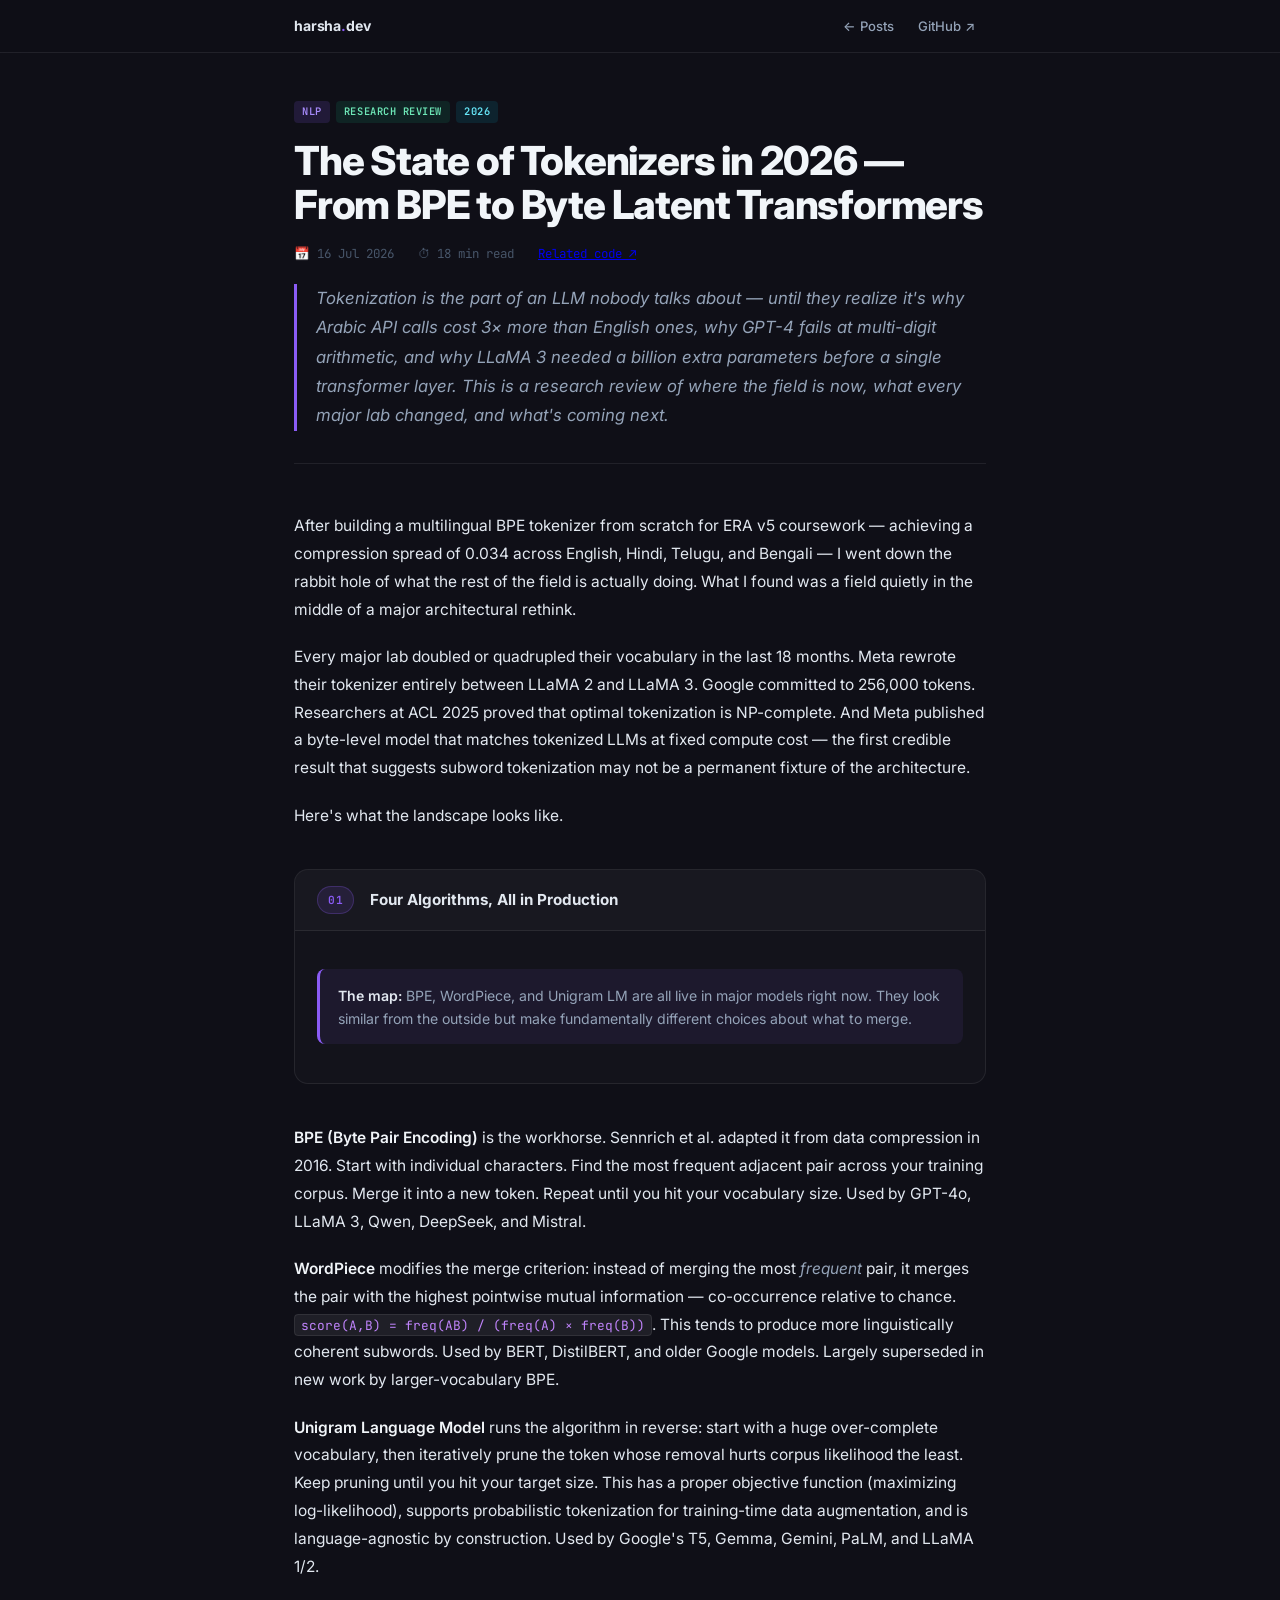
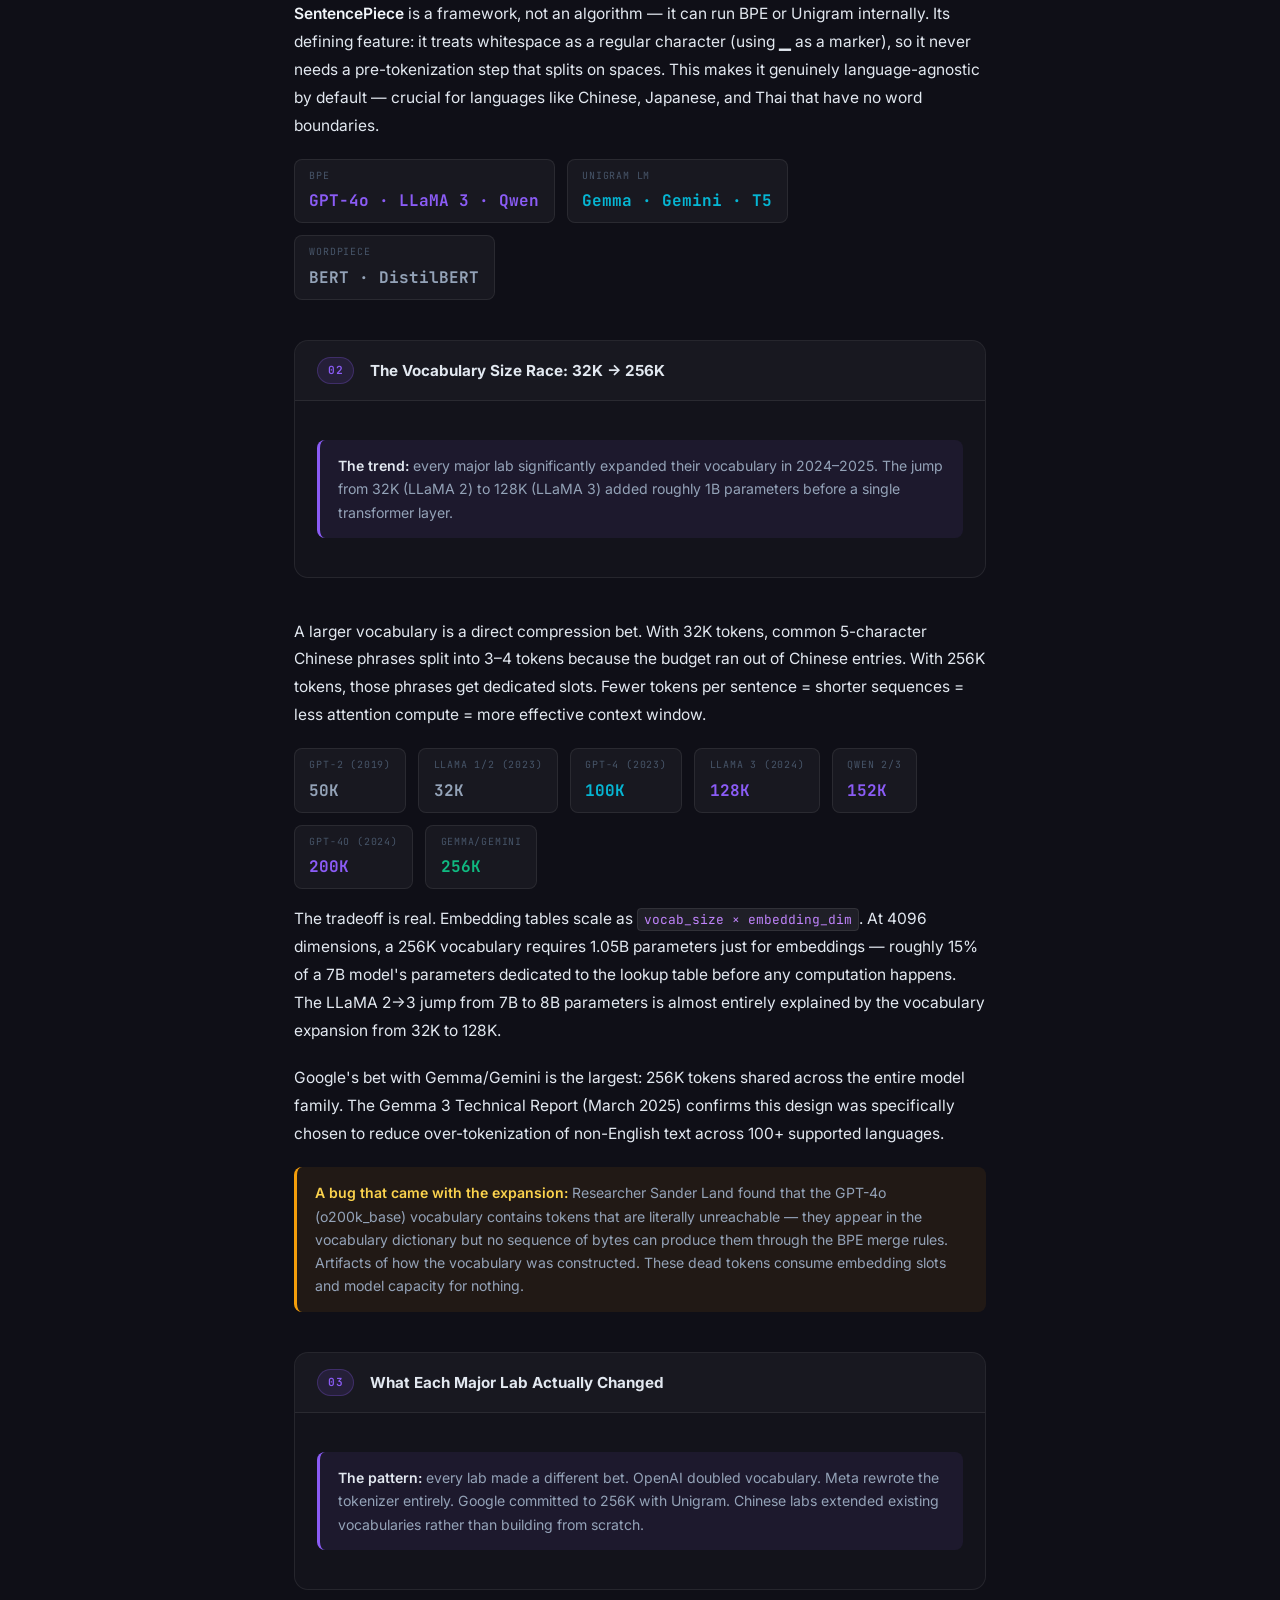
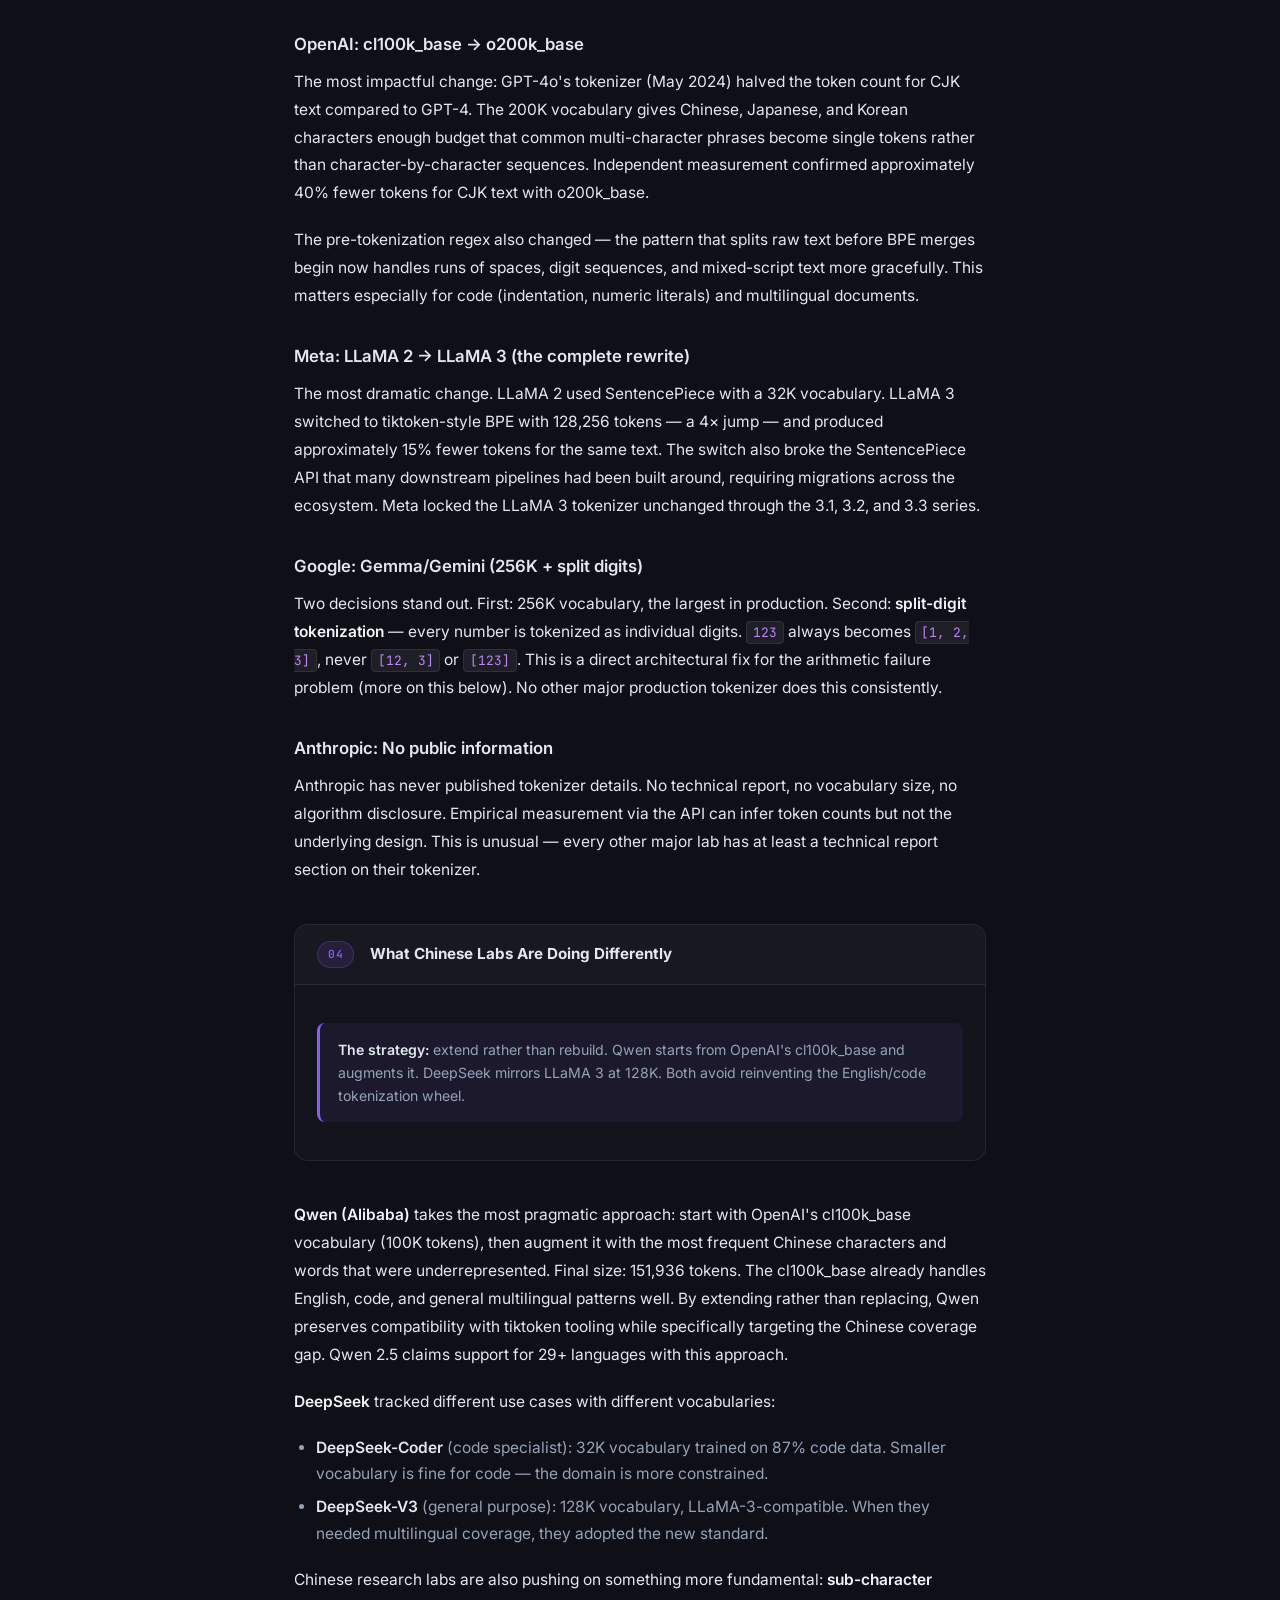
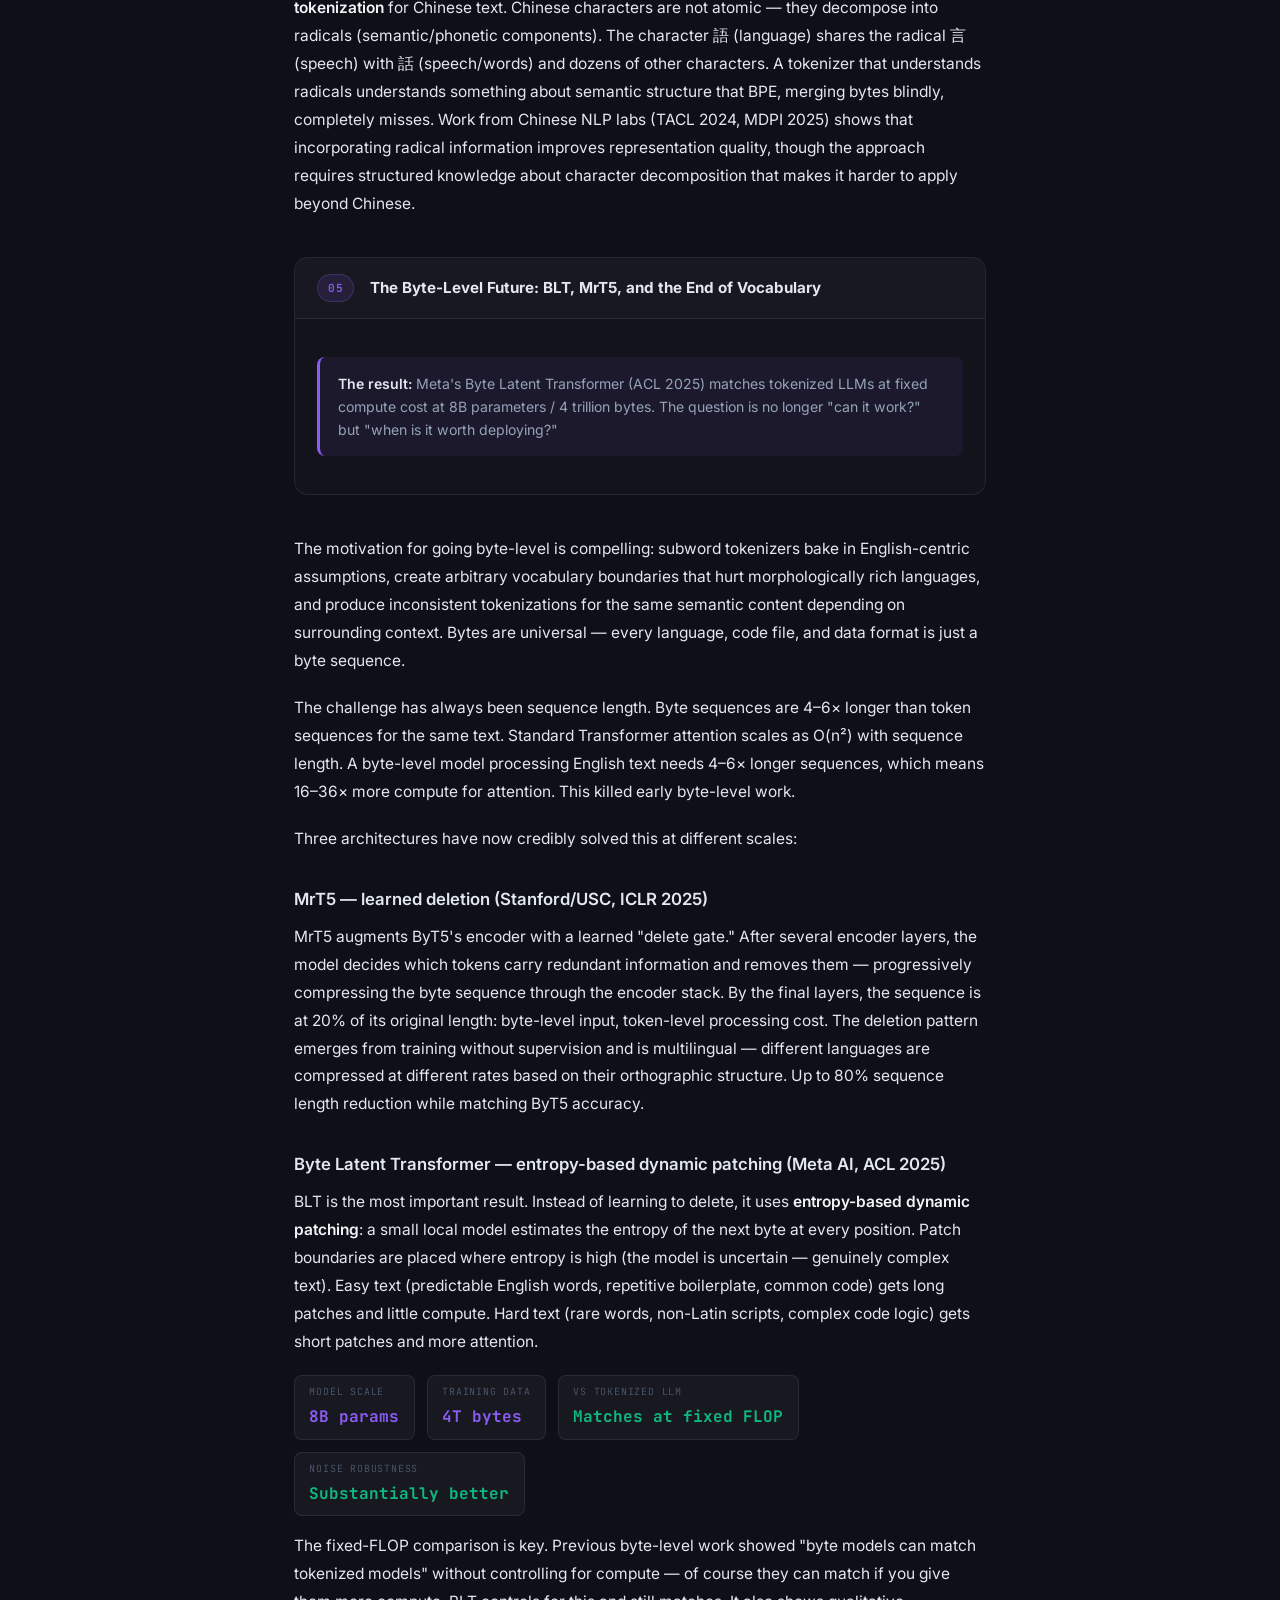
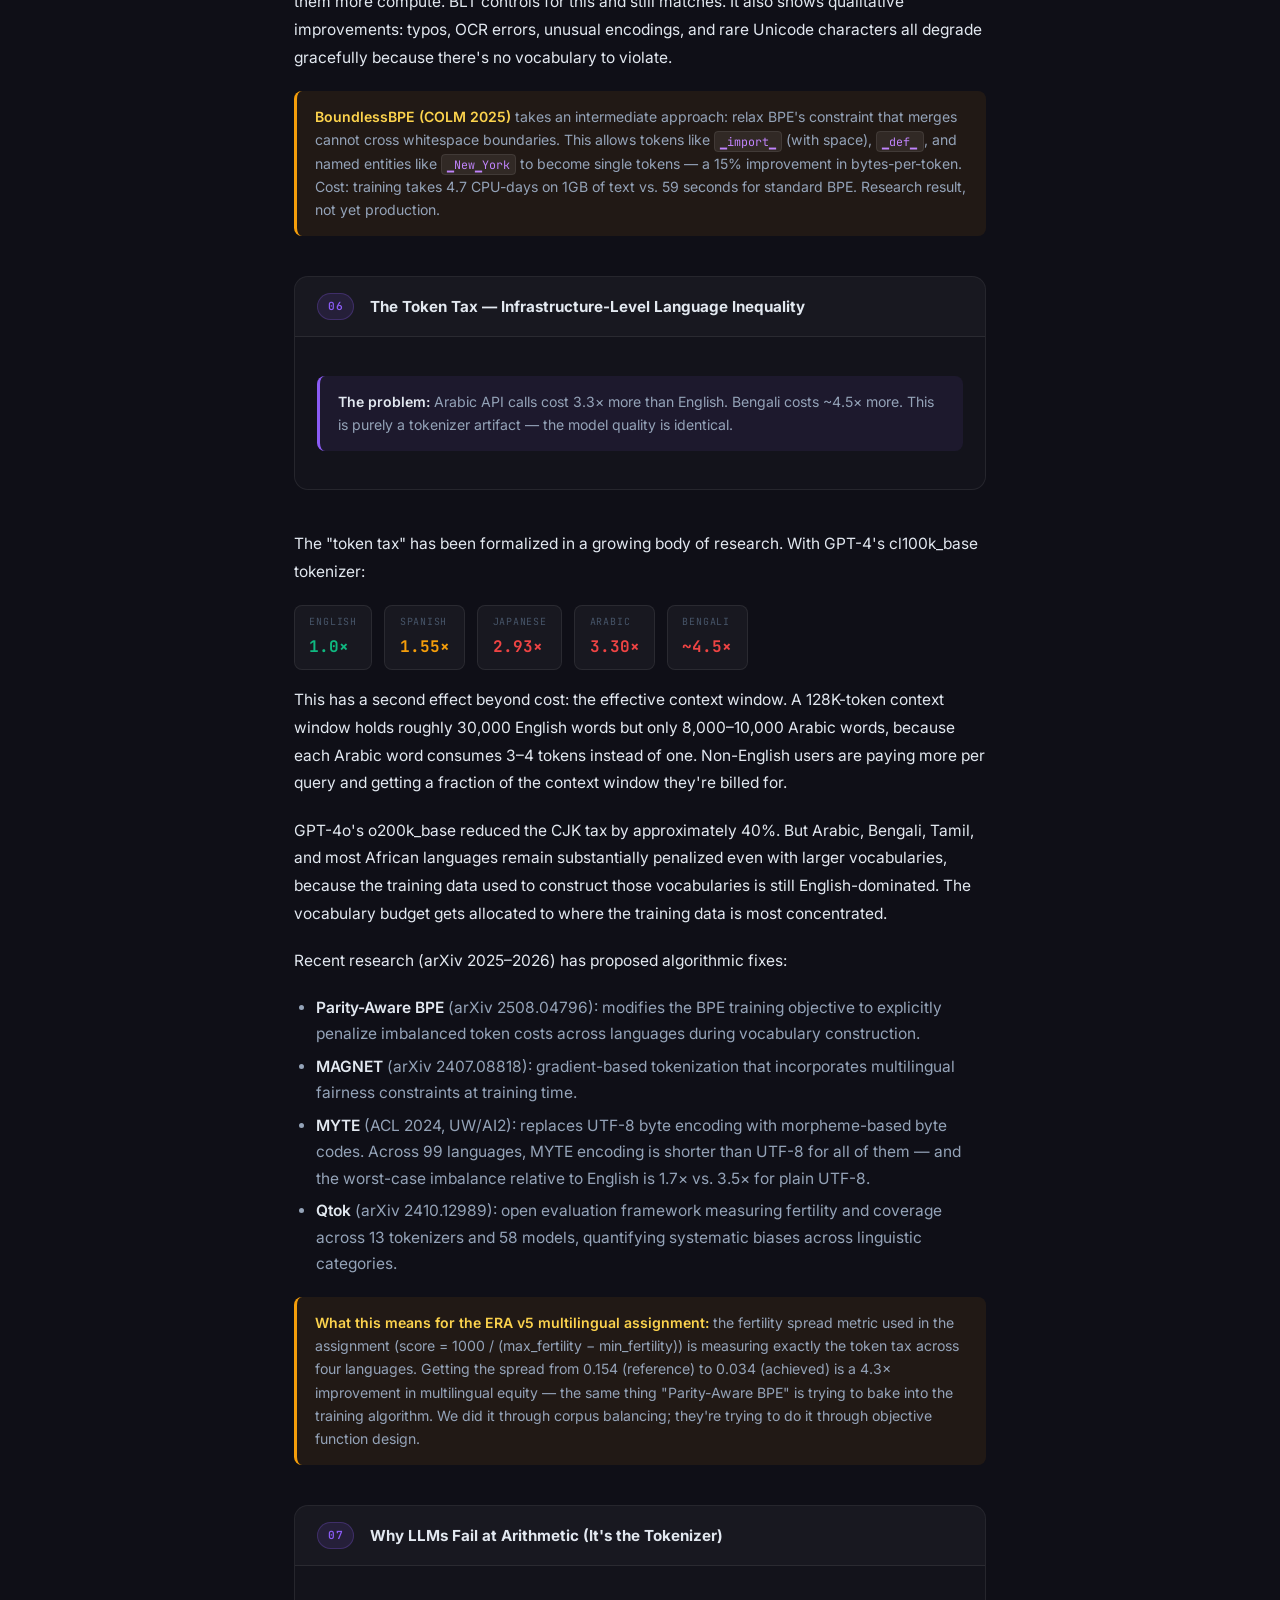
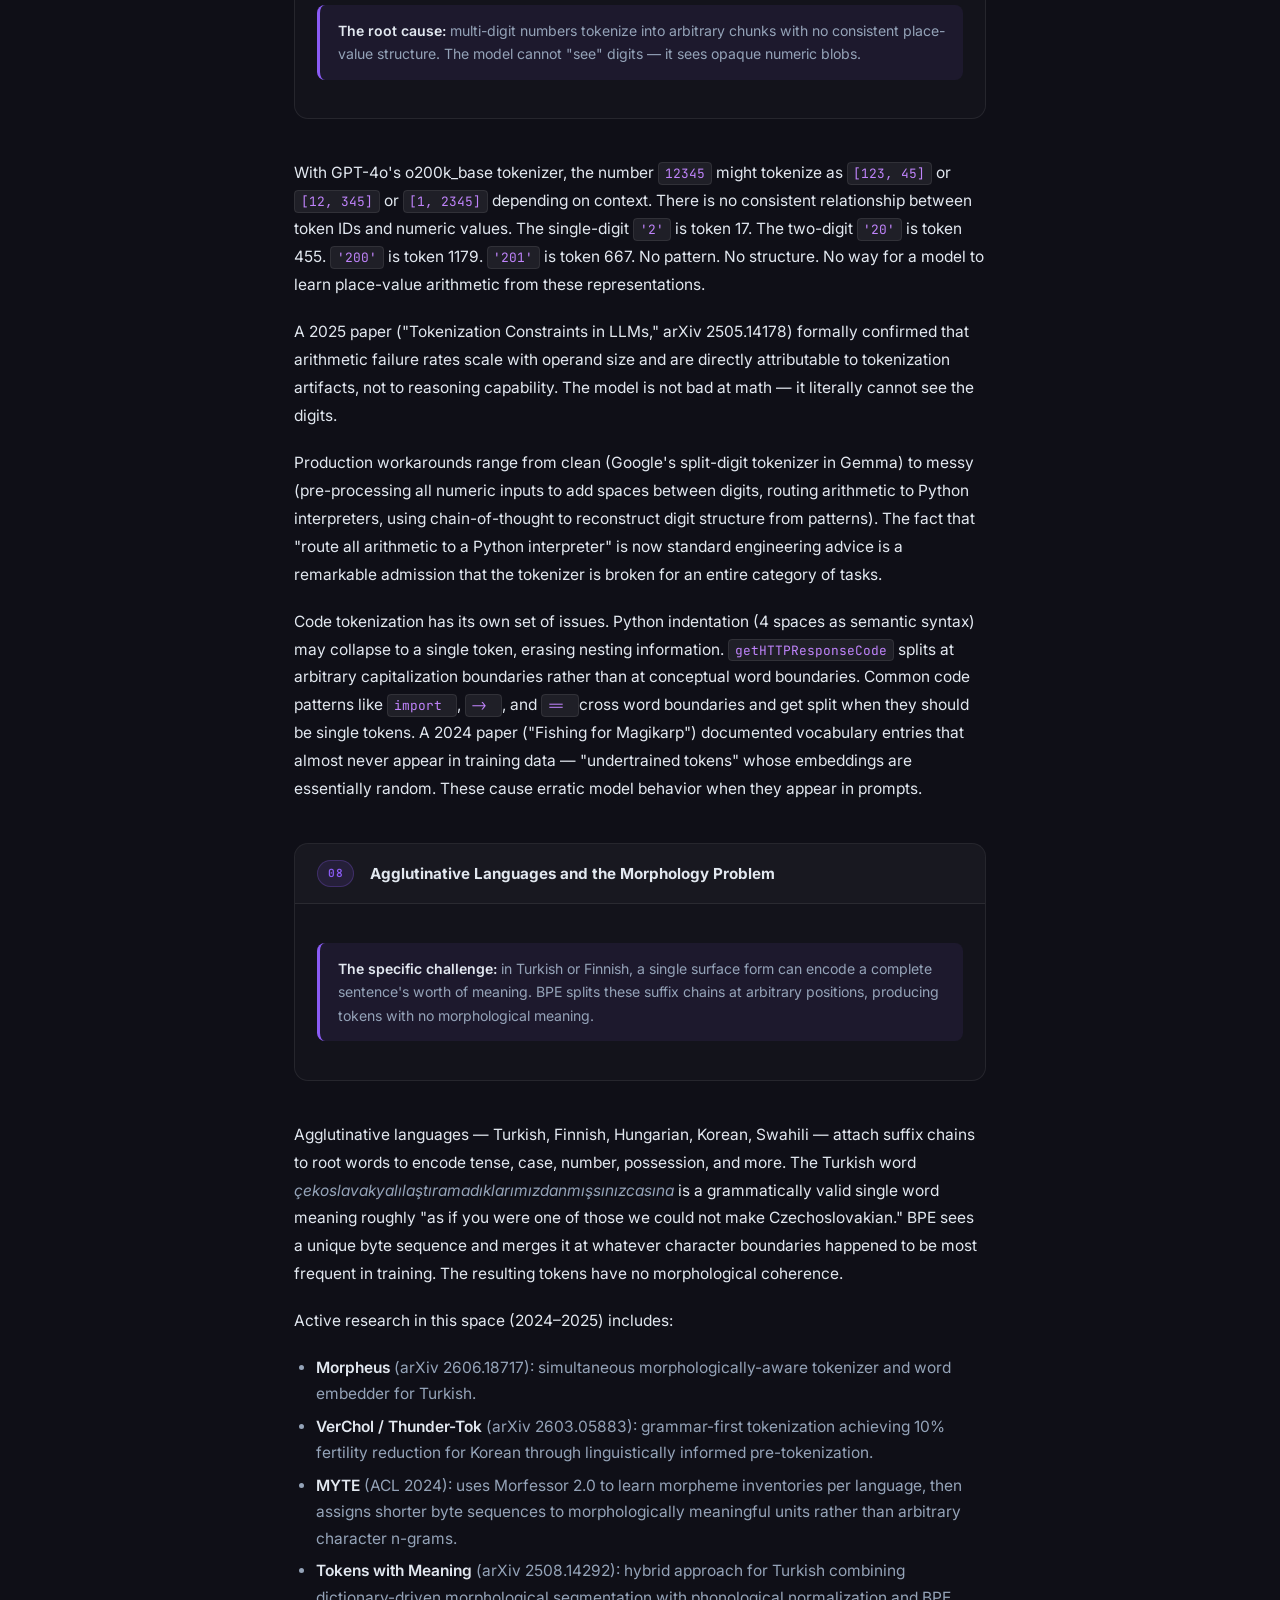
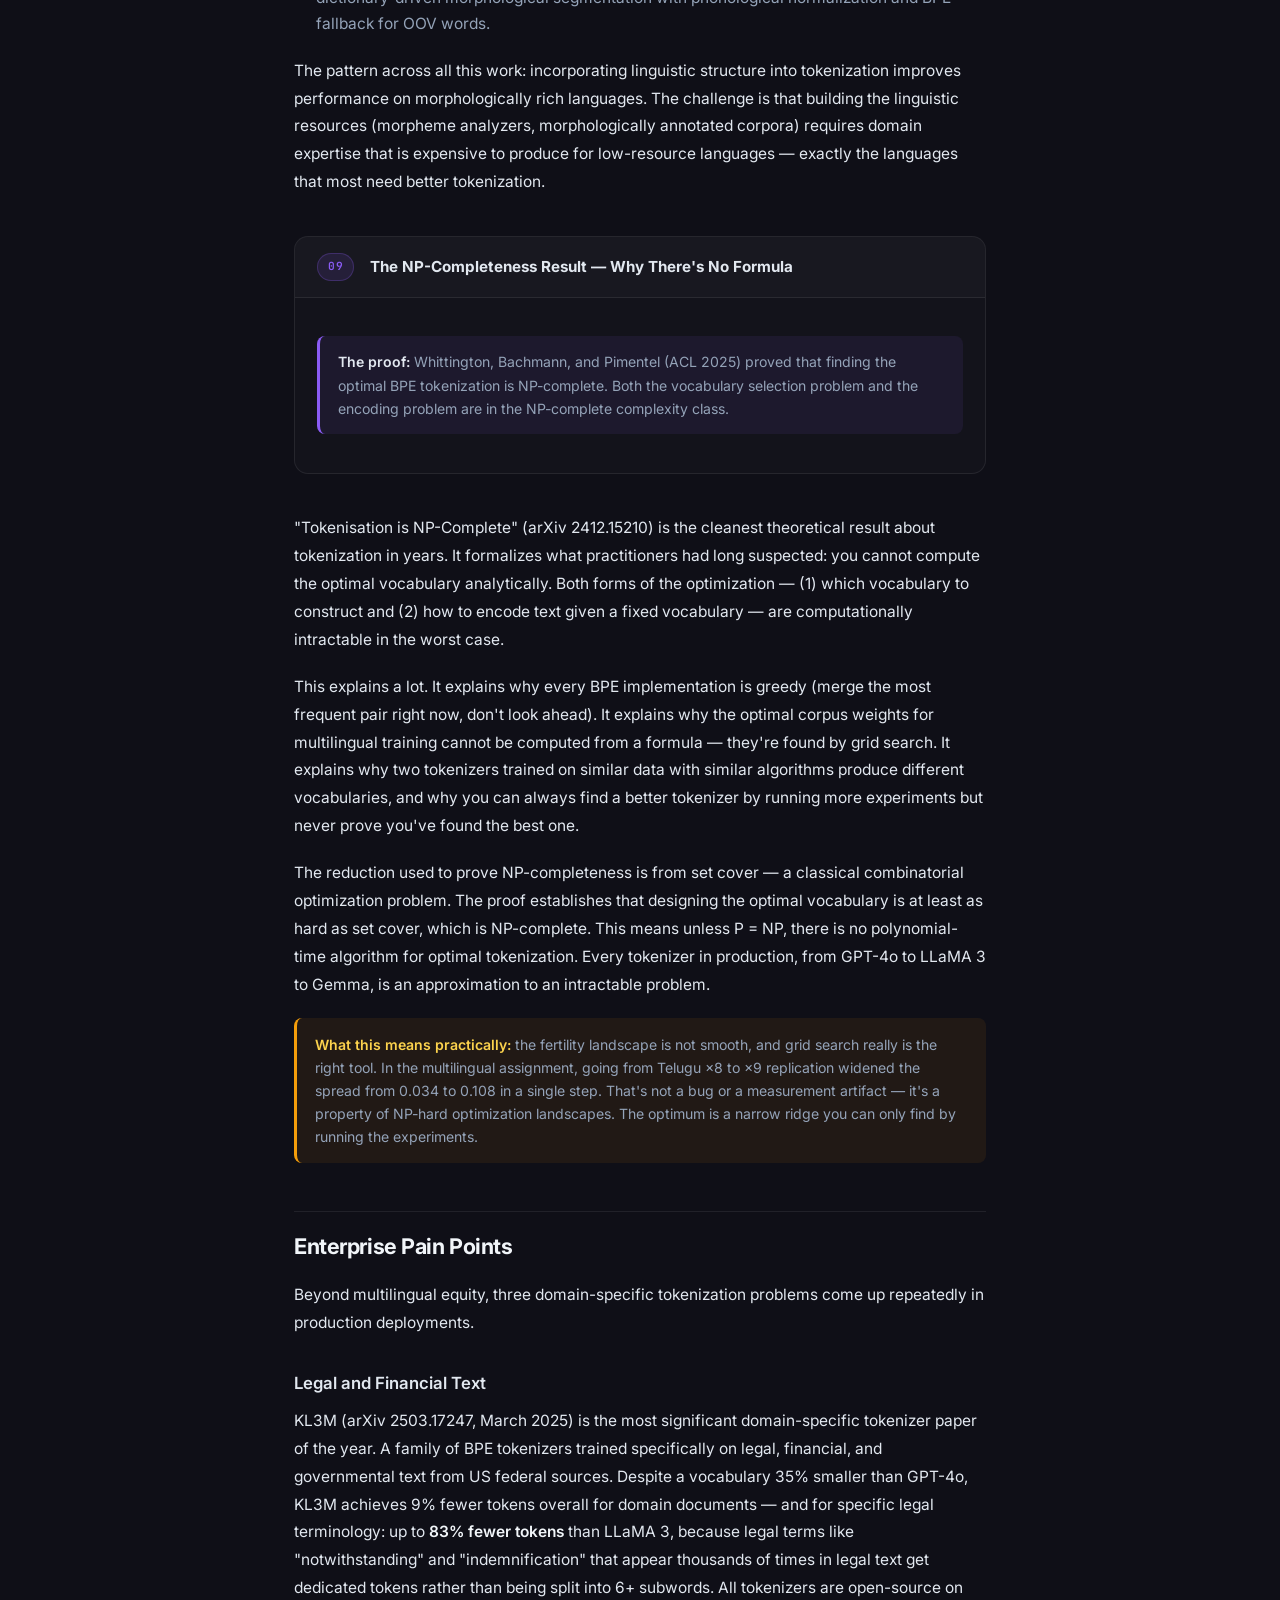
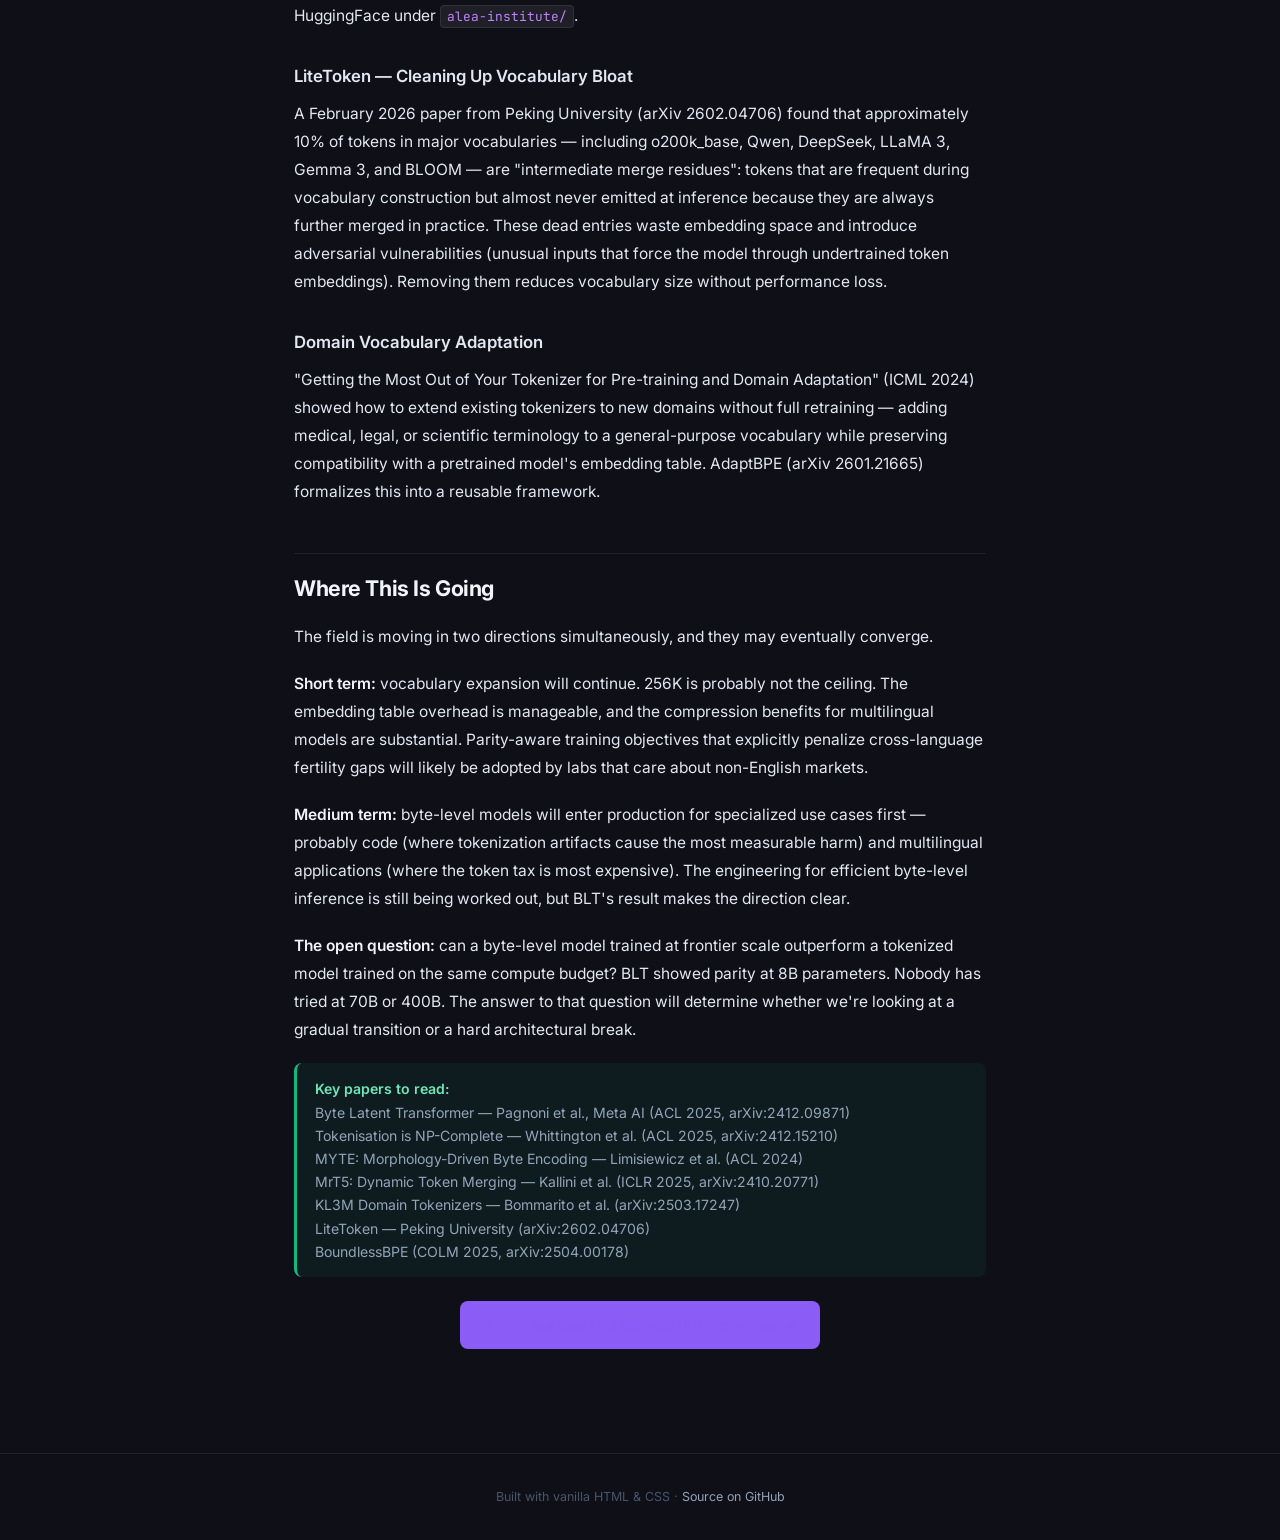
<file: posts/tokenizer-landscape-2026.html>
<!DOCTYPE html>
<html lang="en">
<head>
  <meta charset="UTF-8" />
  <meta name="viewport" content="width=device-width, initial-scale=1.0" />
  <title>The State of Tokenizers in 2026 — From BPE to Byte Latent Transformers · Harsha Raju</title>
  <meta name="description" content="A research review of how the field's fundamental text-preprocessing step has evolved — from 32K-token vocabularies to 256K, from greedy merges to NP-completeness proofs, and from subwords to raw bytes." />
  <meta property="og:title" content="The State of Tokenizers in 2026 — From BPE to Byte Latent Transformers" />
  <meta property="og:description" content="Every major lab quietly doubled or quadrupled their tokenizer vocabulary this year. Here's why, what changed, and where it's going." />
  <meta property="og:url" content="https://harshvardhanraju.github.io/posts/tokenizer-landscape-2026.html" />
  <link rel="preconnect" href="https://fonts.googleapis.com" />
  <link rel="preconnect" href="https://fonts.gstatic.com" crossorigin />
  <link href="https://fonts.googleapis.com/css2?family=Inter:wght@300;400;500;600;700;800&family=JetBrains+Mono:wght@400;500&display=swap" rel="stylesheet" />
  <link rel="stylesheet" href="../assets/css/style.css" />
</head>
<body>

  <nav>
    <div class="nav-inner">
      <a href="/" class="nav-brand">harsha<span>.</span>dev</a>
      <div class="nav-links">
        <a href="/">← Posts</a>
        <a href="https://github.com/harshvardhanraju" target="_blank">GitHub ↗</a>
      </div>
    </div>
  </nav>

  <div class="post-wrap">

    <header class="post-header">
      <div class="post-tags">
        <span class="tag tag-ml">NLP</span>
        <span class="tag tag-viz">Research Review</span>
        <span class="tag tag-era">2026</span>
      </div>
      <h1 class="post-heading">The State of Tokenizers in 2026 — From BPE to Byte Latent Transformers</h1>
      <div class="post-header-meta">
        <span>📅 16 Jul 2026</span>
        <span>⏱ 18 min read</span>
        <span><a href="https://github.com/harshvardhanraju/ERAv5/tree/main/ses2" target="_blank">Related code ↗</a></span>
      </div>
      <p class="post-lede">
        Tokenization is the part of an LLM nobody talks about — until they realize it's why Arabic API calls cost 3× more than English ones,
        why GPT-4 fails at multi-digit arithmetic, and why LLaMA 3 needed a billion extra parameters before a single transformer layer.
        This is a research review of where the field is now, what every major lab changed, and what's coming next.
      </p>
    </header>

    <div class="prose">

      <p>
        After building a multilingual BPE tokenizer from scratch for ERA v5 coursework — achieving a compression spread of 0.034
        across English, Hindi, Telugu, and Bengali — I went down the rabbit hole of what the rest of the field is actually doing.
        What I found was a field quietly in the middle of a major architectural rethink.
      </p>

      <p>
        Every major lab doubled or quadrupled their vocabulary in the last 18 months.
        Meta rewrote their tokenizer entirely between LLaMA 2 and LLaMA 3. Google committed to 256,000 tokens.
        Researchers at ACL 2025 proved that optimal tokenization is NP-complete.
        And Meta published a byte-level model that matches tokenized LLMs at fixed compute cost — the first credible result
        that suggests subword tokenization may not be a permanent fixture of the architecture.
      </p>

      <p>
        Here's what the landscape looks like.
      </p>

      <!-- ===== 01: Algorithm Zoo ===== -->
      <div class="exp-card">
        <div class="exp-card-header">
          <span class="exp-num">01</span>
          <span class="exp-card-title">Four Algorithms, All in Production</span>
        </div>
        <div class="exp-body">
          <div class="box box-claim">
            <strong>The map:</strong> BPE, WordPiece, and Unigram LM are all live in major models right now.
            They look similar from the outside but make fundamentally different choices about what to merge.
          </div>
        </div>
      </div>

      <p>
        <strong>BPE (Byte Pair Encoding)</strong> is the workhorse. Sennrich et al. adapted it from data compression in 2016.
        Start with individual characters. Find the most frequent adjacent pair across your training corpus. Merge it into a new token.
        Repeat until you hit your vocabulary size. Used by GPT-4o, LLaMA 3, Qwen, DeepSeek, and Mistral.
      </p>

      <p>
        <strong>WordPiece</strong> modifies the merge criterion: instead of merging the most <em>frequent</em> pair, it merges
        the pair with the highest pointwise mutual information — co-occurrence relative to chance. <code>score(A,B) = freq(AB) / (freq(A) × freq(B))</code>.
        This tends to produce more linguistically coherent subwords. Used by BERT, DistilBERT, and older Google models.
        Largely superseded in new work by larger-vocabulary BPE.
      </p>

      <p>
        <strong>Unigram Language Model</strong> runs the algorithm in reverse: start with a huge over-complete vocabulary,
        then iteratively prune the token whose removal hurts corpus likelihood the least. Keep pruning until you hit your target size.
        This has a proper objective function (maximizing log-likelihood), supports probabilistic tokenization for training-time data augmentation,
        and is language-agnostic by construction. Used by Google's T5, Gemma, Gemini, PaLM, and LLaMA 1/2.
      </p>

      <p>
        <strong>SentencePiece</strong> is a framework, not an algorithm — it can run BPE or Unigram internally.
        Its defining feature: it treats whitespace as a regular character (using ▁ as a marker), so it never
        needs a pre-tokenization step that splits on spaces. This makes it genuinely language-agnostic by default —
        crucial for languages like Chinese, Japanese, and Thai that have no word boundaries.
      </p>

      <div class="stat-row">
        <div class="stat-pill">
          <span class="stat-pill-label">BPE</span>
          <span class="stat-pill-val" style="color: var(--accent)">GPT-4o · LLaMA 3 · Qwen</span>
        </div>
        <div class="stat-pill">
          <span class="stat-pill-label">Unigram LM</span>
          <span class="stat-pill-val" style="color: var(--accent2)">Gemma · Gemini · T5</span>
        </div>
        <div class="stat-pill">
          <span class="stat-pill-label">WordPiece</span>
          <span class="stat-pill-val" style="color: var(--text2)">BERT · DistilBERT</span>
        </div>
      </div>

      <!-- ===== 02: Vocabulary Race ===== -->
      <div class="exp-card">
        <div class="exp-card-header">
          <span class="exp-num">02</span>
          <span class="exp-card-title">The Vocabulary Size Race: 32K → 256K</span>
        </div>
        <div class="exp-body">
          <div class="box box-claim">
            <strong>The trend:</strong> every major lab significantly expanded their vocabulary in 2024–2025.
            The jump from 32K (LLaMA 2) to 128K (LLaMA 3) added roughly 1B parameters before a single transformer layer.
          </div>
        </div>
      </div>

      <p>
        A larger vocabulary is a direct compression bet. With 32K tokens, common 5-character Chinese phrases split into
        3–4 tokens because the budget ran out of Chinese entries. With 256K tokens, those phrases get dedicated slots.
        Fewer tokens per sentence = shorter sequences = less attention compute = more effective context window.
      </p>

      <div class="stat-row">
        <div class="stat-pill">
          <span class="stat-pill-label">GPT-2 (2019)</span>
          <span class="stat-pill-val" style="color: var(--text2)">50K</span>
        </div>
        <div class="stat-pill">
          <span class="stat-pill-label">LLaMA 1/2 (2023)</span>
          <span class="stat-pill-val" style="color: var(--text2)">32K</span>
        </div>
        <div class="stat-pill">
          <span class="stat-pill-label">GPT-4 (2023)</span>
          <span class="stat-pill-val" style="color: var(--accent2)">100K</span>
        </div>
        <div class="stat-pill">
          <span class="stat-pill-label">LLaMA 3 (2024)</span>
          <span class="stat-pill-val" style="color: var(--accent)">128K</span>
        </div>
        <div class="stat-pill">
          <span class="stat-pill-label">Qwen 2/3</span>
          <span class="stat-pill-val" style="color: var(--accent)">152K</span>
        </div>
        <div class="stat-pill">
          <span class="stat-pill-label">GPT-4o (2024)</span>
          <span class="stat-pill-val" style="color: var(--accent)">200K</span>
        </div>
        <div class="stat-pill">
          <span class="stat-pill-label">Gemma/Gemini</span>
          <span class="stat-pill-val" style="color: var(--green)">256K</span>
        </div>
      </div>

      <p>
        The tradeoff is real. Embedding tables scale as <code>vocab_size × embedding_dim</code>. At 4096 dimensions,
        a 256K vocabulary requires 1.05B parameters just for embeddings — roughly 15% of a 7B model's parameters
        dedicated to the lookup table before any computation happens.
        The LLaMA 2→3 jump from 7B to 8B parameters is almost entirely explained by the vocabulary expansion from 32K to 128K.
      </p>

      <p>
        Google's bet with Gemma/Gemini is the largest: 256K tokens shared across the entire model family.
        The Gemma 3 Technical Report (March 2025) confirms this design was specifically chosen to reduce over-tokenization
        of non-English text across 100+ supported languages.
      </p>

      <div class="box box-insight">
        <strong>A bug that came with the expansion:</strong> Researcher Sander Land found that the GPT-4o (o200k_base)
        vocabulary contains tokens that are literally unreachable — they appear in the vocabulary dictionary but no
        sequence of bytes can produce them through the BPE merge rules. Artifacts of how the vocabulary was constructed.
        These dead tokens consume embedding slots and model capacity for nothing.
      </div>

      <!-- ===== 03: What Each Lab Did ===== -->
      <div class="exp-card">
        <div class="exp-card-header">
          <span class="exp-num">03</span>
          <span class="exp-card-title">What Each Major Lab Actually Changed</span>
        </div>
        <div class="exp-body">
          <div class="box box-claim">
            <strong>The pattern:</strong> every lab made a different bet. OpenAI doubled vocabulary. Meta rewrote the
            tokenizer entirely. Google committed to 256K with Unigram. Chinese labs extended existing vocabularies
            rather than building from scratch.
          </div>
        </div>
      </div>

      <h3>OpenAI: cl100k_base → o200k_base</h3>
      <p>
        The most impactful change: GPT-4o's tokenizer (May 2024) halved the token count for CJK text compared to GPT-4.
        The 200K vocabulary gives Chinese, Japanese, and Korean characters enough budget that common multi-character
        phrases become single tokens rather than character-by-character sequences.
        Independent measurement confirmed approximately 40% fewer tokens for CJK text with o200k_base.
      </p>
      <p>
        The pre-tokenization regex also changed — the pattern that splits raw text before BPE merges begin now handles
        runs of spaces, digit sequences, and mixed-script text more gracefully.
        This matters especially for code (indentation, numeric literals) and multilingual documents.
      </p>

      <h3>Meta: LLaMA 2 → LLaMA 3 (the complete rewrite)</h3>
      <p>
        The most dramatic change. LLaMA 2 used SentencePiece with a 32K vocabulary.
        LLaMA 3 switched to tiktoken-style BPE with 128,256 tokens — a 4× jump — and produced approximately 15%
        fewer tokens for the same text. The switch also broke the SentencePiece API that many downstream pipelines
        had been built around, requiring migrations across the ecosystem.
        Meta locked the LLaMA 3 tokenizer unchanged through the 3.1, 3.2, and 3.3 series.
      </p>

      <h3>Google: Gemma/Gemini (256K + split digits)</h3>
      <p>
        Two decisions stand out. First: 256K vocabulary, the largest in production. Second: <strong>split-digit tokenization</strong> —
        every number is tokenized as individual digits. <code>123</code> always becomes <code>[1, 2, 3]</code>, never
        <code>[12, 3]</code> or <code>[123]</code>. This is a direct architectural fix for the arithmetic failure problem
        (more on this below). No other major production tokenizer does this consistently.
      </p>

      <h3>Anthropic: No public information</h3>
      <p>
        Anthropic has never published tokenizer details. No technical report, no vocabulary size, no algorithm disclosure.
        Empirical measurement via the API can infer token counts but not the underlying design. This is unusual —
        every other major lab has at least a technical report section on their tokenizer.
      </p>

      <!-- ===== 04: Chinese Labs ===== -->
      <div class="exp-card">
        <div class="exp-card-header">
          <span class="exp-num">04</span>
          <span class="exp-card-title">What Chinese Labs Are Doing Differently</span>
        </div>
        <div class="exp-body">
          <div class="box box-claim">
            <strong>The strategy:</strong> extend rather than rebuild. Qwen starts from OpenAI's cl100k_base and augments it.
            DeepSeek mirrors LLaMA 3 at 128K. Both avoid reinventing the English/code tokenization wheel.
          </div>
        </div>
      </div>

      <p>
        <strong>Qwen (Alibaba)</strong> takes the most pragmatic approach: start with OpenAI's cl100k_base vocabulary
        (100K tokens), then augment it with the most frequent Chinese characters and words that were underrepresented.
        Final size: 151,936 tokens. The cl100k_base already handles English, code, and general multilingual patterns well.
        By extending rather than replacing, Qwen preserves compatibility with tiktoken tooling while specifically
        targeting the Chinese coverage gap. Qwen 2.5 claims support for 29+ languages with this approach.
      </p>

      <p>
        <strong>DeepSeek</strong> tracked different use cases with different vocabularies:
      </p>
      <ul>
        <li><strong>DeepSeek-Coder</strong> (code specialist): 32K vocabulary trained on 87% code data. Smaller vocabulary is fine for code — the domain is more constrained.</li>
        <li><strong>DeepSeek-V3</strong> (general purpose): 128K vocabulary, LLaMA-3-compatible. When they needed multilingual coverage, they adopted the new standard.</li>
      </ul>

      <p>
        Chinese research labs are also pushing on something more fundamental: <strong>sub-character tokenization</strong> for
        Chinese text. Chinese characters are not atomic — they decompose into radicals (semantic/phonetic components).
        The character 語 (language) shares the radical 言 (speech) with 話 (speech/words) and dozens of other characters.
        A tokenizer that understands radicals understands something about semantic structure that BPE, merging bytes
        blindly, completely misses. Work from Chinese NLP labs (TACL 2024, MDPI 2025) shows that incorporating radical
        information improves representation quality, though the approach requires structured knowledge about character
        decomposition that makes it harder to apply beyond Chinese.
      </p>

      <!-- ===== 05: Byte-level future ===== -->
      <div class="exp-card">
        <div class="exp-card-header">
          <span class="exp-num">05</span>
          <span class="exp-card-title">The Byte-Level Future: BLT, MrT5, and the End of Vocabulary</span>
        </div>
        <div class="exp-body">
          <div class="box box-claim">
            <strong>The result:</strong> Meta's Byte Latent Transformer (ACL 2025) matches tokenized LLMs at fixed compute cost
            at 8B parameters / 4 trillion bytes. The question is no longer "can it work?" but "when is it worth deploying?"
          </div>
        </div>
      </div>

      <p>
        The motivation for going byte-level is compelling: subword tokenizers bake in English-centric assumptions,
        create arbitrary vocabulary boundaries that hurt morphologically rich languages, and produce inconsistent
        tokenizations for the same semantic content depending on surrounding context.
        Bytes are universal — every language, code file, and data format is just a byte sequence.
      </p>

      <p>
        The challenge has always been sequence length. Byte sequences are 4–6× longer than token sequences for the same text.
        Standard Transformer attention scales as O(n²) with sequence length. A byte-level model processing English text
        needs 4–6× longer sequences, which means 16–36× more compute for attention. This killed early byte-level work.
      </p>

      <p>
        Three architectures have now credibly solved this at different scales:
      </p>

      <h3>MrT5 — learned deletion (Stanford/USC, ICLR 2025)</h3>
      <p>
        MrT5 augments ByT5's encoder with a learned "delete gate." After several encoder layers, the model decides
        which tokens carry redundant information and removes them — progressively compressing the byte sequence through
        the encoder stack. By the final layers, the sequence is at 20% of its original length: byte-level input,
        token-level processing cost. The deletion pattern emerges from training without supervision and is multilingual —
        different languages are compressed at different rates based on their orthographic structure.
        Up to 80% sequence length reduction while matching ByT5 accuracy.
      </p>

      <h3>Byte Latent Transformer — entropy-based dynamic patching (Meta AI, ACL 2025)</h3>
      <p>
        BLT is the most important result. Instead of learning to delete, it uses <strong>entropy-based dynamic patching</strong>:
        a small local model estimates the entropy of the next byte at every position. Patch boundaries are placed
        where entropy is high (the model is uncertain — genuinely complex text). Easy text (predictable English words,
        repetitive boilerplate, common code) gets long patches and little compute. Hard text (rare words, non-Latin scripts,
        complex code logic) gets short patches and more attention.
      </p>

      <div class="stat-row">
        <div class="stat-pill">
          <span class="stat-pill-label">Model Scale</span>
          <span class="stat-pill-val" style="color: var(--accent)">8B params</span>
        </div>
        <div class="stat-pill">
          <span class="stat-pill-label">Training Data</span>
          <span class="stat-pill-val" style="color: var(--accent)">4T bytes</span>
        </div>
        <div class="stat-pill">
          <span class="stat-pill-label">vs Tokenized LLM</span>
          <span class="stat-pill-val" style="color: var(--green)">Matches at fixed FLOP</span>
        </div>
        <div class="stat-pill">
          <span class="stat-pill-label">Noise robustness</span>
          <span class="stat-pill-val" style="color: var(--green)">Substantially better</span>
        </div>
      </div>

      <p>
        The fixed-FLOP comparison is key. Previous byte-level work showed "byte models can match tokenized models"
        without controlling for compute — of course they can match if you give them more compute.
        BLT controls for this and still matches. It also shows qualitative improvements: typos, OCR errors, unusual
        encodings, and rare Unicode characters all degrade gracefully because there's no vocabulary to violate.
      </p>

      <div class="box box-insight">
        <strong>BoundlessBPE (COLM 2025)</strong> takes an intermediate approach: relax BPE's constraint that merges
        cannot cross whitespace boundaries. This allows tokens like <code>▁import▁</code> (with space), <code>▁def▁</code>,
        and named entities like <code>▁New▁York</code> to become single tokens — a 15% improvement in bytes-per-token.
        Cost: training takes 4.7 CPU-days on 1GB of text vs. 59 seconds for standard BPE. Research result, not yet production.
      </div>

      <!-- ===== 06: Token Tax ===== -->
      <div class="exp-card">
        <div class="exp-card-header">
          <span class="exp-num">06</span>
          <span class="exp-card-title">The Token Tax — Infrastructure-Level Language Inequality</span>
        </div>
        <div class="exp-body">
          <div class="box box-claim">
            <strong>The problem:</strong> Arabic API calls cost 3.3× more than English. Bengali costs ~4.5× more.
            This is purely a tokenizer artifact — the model quality is identical.
          </div>
        </div>
      </div>

      <p>
        The "token tax" has been formalized in a growing body of research. With GPT-4's cl100k_base tokenizer:
      </p>

      <div class="stat-row">
        <div class="stat-pill">
          <span class="stat-pill-label">English</span>
          <span class="stat-pill-val" style="color: var(--green)">1.0×</span>
        </div>
        <div class="stat-pill">
          <span class="stat-pill-label">Spanish</span>
          <span class="stat-pill-val" style="color: var(--yellow)">1.55×</span>
        </div>
        <div class="stat-pill">
          <span class="stat-pill-label">Japanese</span>
          <span class="stat-pill-val" style="color: var(--red)">2.93×</span>
        </div>
        <div class="stat-pill">
          <span class="stat-pill-label">Arabic</span>
          <span class="stat-pill-val" style="color: var(--red)">3.30×</span>
        </div>
        <div class="stat-pill">
          <span class="stat-pill-label">Bengali</span>
          <span class="stat-pill-val" style="color: var(--red)">~4.5×</span>
        </div>
      </div>

      <p>
        This has a second effect beyond cost: the effective context window. A 128K-token context window holds roughly
        30,000 English words but only 8,000–10,000 Arabic words, because each Arabic word consumes 3–4 tokens instead of one.
        Non-English users are paying more per query and getting a fraction of the context window they're billed for.
      </p>

      <p>
        GPT-4o's o200k_base reduced the CJK tax by approximately 40%. But Arabic, Bengali, Tamil, and most African
        languages remain substantially penalized even with larger vocabularies, because the training data used to
        construct those vocabularies is still English-dominated. The vocabulary budget gets allocated to where the
        training data is most concentrated.
      </p>

      <p>
        Recent research (arXiv 2025–2026) has proposed algorithmic fixes:
      </p>
      <ul>
        <li><strong>Parity-Aware BPE</strong> (arXiv 2508.04796): modifies the BPE training objective to explicitly penalize imbalanced token costs across languages during vocabulary construction.</li>
        <li><strong>MAGNET</strong> (arXiv 2407.08818): gradient-based tokenization that incorporates multilingual fairness constraints at training time.</li>
        <li><strong>MYTE</strong> (ACL 2024, UW/AI2): replaces UTF-8 byte encoding with morpheme-based byte codes. Across 99 languages, MYTE encoding is shorter than UTF-8 for all of them — and the worst-case imbalance relative to English is 1.7× vs. 3.5× for plain UTF-8.</li>
        <li><strong>Qtok</strong> (arXiv 2410.12989): open evaluation framework measuring fertility and coverage across 13 tokenizers and 58 models, quantifying systematic biases across linguistic categories.</li>
      </ul>

      <div class="box box-insight">
        <strong>What this means for the ERA v5 multilingual assignment:</strong> the fertility spread metric used in the assignment
        (score = 1000 / (max_fertility − min_fertility)) is measuring exactly the token tax across four languages.
        Getting the spread from 0.154 (reference) to 0.034 (achieved) is a 4.3× improvement in multilingual equity —
        the same thing "Parity-Aware BPE" is trying to bake into the training algorithm.
        We did it through corpus balancing; they're trying to do it through objective function design.
      </div>

      <!-- ===== 07: Arithmetic & Code ===== -->
      <div class="exp-card">
        <div class="exp-card-header">
          <span class="exp-num">07</span>
          <span class="exp-card-title">Why LLMs Fail at Arithmetic (It's the Tokenizer)</span>
        </div>
        <div class="exp-body">
          <div class="box box-claim">
            <strong>The root cause:</strong> multi-digit numbers tokenize into arbitrary chunks with no consistent place-value
            structure. The model cannot "see" digits — it sees opaque numeric blobs.
          </div>
        </div>
      </div>

      <p>
        With GPT-4o's o200k_base tokenizer, the number <code>12345</code> might tokenize as <code>[123, 45]</code>
        or <code>[12, 345]</code> or <code>[1, 2345]</code> depending on context. There is no consistent relationship
        between token IDs and numeric values. The single-digit <code>'2'</code> is token 17.
        The two-digit <code>'20'</code> is token 455. <code>'200'</code> is token 1179. <code>'201'</code> is token 667.
        No pattern. No structure. No way for a model to learn place-value arithmetic from these representations.
      </p>

      <p>
        A 2025 paper ("Tokenization Constraints in LLMs," arXiv 2505.14178) formally confirmed that arithmetic failure
        rates scale with operand size and are directly attributable to tokenization artifacts, not to reasoning capability.
        The model is not bad at math — it literally cannot see the digits.
      </p>

      <p>
        Production workarounds range from clean (Google's split-digit tokenizer in Gemma) to messy (pre-processing
        all numeric inputs to add spaces between digits, routing arithmetic to Python interpreters, using chain-of-thought
        to reconstruct digit structure from patterns). The fact that "route all arithmetic to a Python interpreter"
        is now standard engineering advice is a remarkable admission that the tokenizer is broken for an entire category of tasks.
      </p>

      <p>
        Code tokenization has its own set of issues. Python indentation (4 spaces as semantic syntax) may collapse to a
        single token, erasing nesting information. <code>getHTTPResponseCode</code> splits at arbitrary capitalization
        boundaries rather than at conceptual word boundaries. Common code patterns like <code>import </code>, <code>-> </code>,
        and <code>== </code> cross word boundaries and get split when they should be single tokens.
        A 2024 paper ("Fishing for Magikarp") documented vocabulary entries that almost never appear in training data —
        "undertrained tokens" whose embeddings are essentially random. These cause erratic model behavior when they
        appear in prompts.
      </p>

      <!-- ===== 08: Morphological ===== -->
      <div class="exp-card">
        <div class="exp-card-header">
          <span class="exp-num">08</span>
          <span class="exp-card-title">Agglutinative Languages and the Morphology Problem</span>
        </div>
        <div class="exp-body">
          <div class="box box-claim">
            <strong>The specific challenge:</strong> in Turkish or Finnish, a single surface form can encode a complete sentence's worth of meaning.
            BPE splits these suffix chains at arbitrary positions, producing tokens with no morphological meaning.
          </div>
        </div>
      </div>

      <p>
        Agglutinative languages — Turkish, Finnish, Hungarian, Korean, Swahili — attach suffix chains to root words to
        encode tense, case, number, possession, and more. The Turkish word <em>çekoslavakyalılaştıramadıklarımızdanmışsınızcasına</em>
        is a grammatically valid single word meaning roughly "as if you were one of those we could not make Czechoslovakian."
        BPE sees a unique byte sequence and merges it at whatever character boundaries happened to be most frequent in training.
        The resulting tokens have no morphological coherence.
      </p>

      <p>
        Active research in this space (2024–2025) includes:
      </p>
      <ul>
        <li><strong>Morpheus</strong> (arXiv 2606.18717): simultaneous morphologically-aware tokenizer and word embedder for Turkish.</li>
        <li><strong>VerChol / Thunder-Tok</strong> (arXiv 2603.05883): grammar-first tokenization achieving 10% fertility reduction for Korean through linguistically informed pre-tokenization.</li>
        <li><strong>MYTE</strong> (ACL 2024): uses Morfessor 2.0 to learn morpheme inventories per language, then assigns shorter byte sequences to morphologically meaningful units rather than arbitrary character n-grams.</li>
        <li><strong>Tokens with Meaning</strong> (arXiv 2508.14292): hybrid approach for Turkish combining dictionary-driven morphological segmentation with phonological normalization and BPE fallback for OOV words.</li>
      </ul>

      <p>
        The pattern across all this work: incorporating linguistic structure into tokenization improves performance on
        morphologically rich languages. The challenge is that building the linguistic resources (morpheme analyzers,
        morphologically annotated corpora) requires domain expertise that is expensive to produce for low-resource languages —
        exactly the languages that most need better tokenization.
      </p>

      <!-- ===== 09: NP ===== -->
      <div class="exp-card">
        <div class="exp-card-header">
          <span class="exp-num">09</span>
          <span class="exp-card-title">The NP-Completeness Result — Why There's No Formula</span>
        </div>
        <div class="exp-body">
          <div class="box box-claim">
            <strong>The proof:</strong> Whittington, Bachmann, and Pimentel (ACL 2025) proved that finding the optimal BPE
            tokenization is NP-complete. Both the vocabulary selection problem and the encoding problem are in the
            NP-complete complexity class.
          </div>
        </div>
      </div>

      <p>
        "Tokenisation is NP-Complete" (arXiv 2412.15210) is the cleanest theoretical result about tokenization in years.
        It formalizes what practitioners had long suspected: you cannot compute the optimal vocabulary analytically.
        Both forms of the optimization — (1) which vocabulary to construct and (2) how to encode text given a fixed vocabulary —
        are computationally intractable in the worst case.
      </p>

      <p>
        This explains a lot. It explains why every BPE implementation is greedy (merge the most frequent pair right now,
        don't look ahead). It explains why the optimal corpus weights for multilingual training cannot be computed from
        a formula — they're found by grid search. It explains why two tokenizers trained on similar data with similar
        algorithms produce different vocabularies, and why you can always find a better tokenizer by running more experiments
        but never prove you've found the best one.
      </p>

      <p>
        The reduction used to prove NP-completeness is from set cover — a classical combinatorial optimization problem.
        The proof establishes that designing the optimal vocabulary is at least as hard as set cover, which is
        NP-complete. This means unless P = NP, there is no polynomial-time algorithm for optimal tokenization.
        Every tokenizer in production, from GPT-4o to LLaMA 3 to Gemma, is an approximation to an intractable problem.
      </p>

      <div class="box box-insight">
        <strong>What this means practically:</strong> the fertility landscape is not smooth, and grid search really is the right tool.
        In the multilingual assignment, going from Telugu ×8 to ×9 replication widened the spread from 0.034 to 0.108 in a single step.
        That's not a bug or a measurement artifact — it's a property of NP-hard optimization landscapes.
        The optimum is a narrow ridge you can only find by running the experiments.
      </div>

      <!-- ===== Domain-specific ===== -->
      <h2>Enterprise Pain Points</h2>

      <p>
        Beyond multilingual equity, three domain-specific tokenization problems come up repeatedly in production deployments.
      </p>

      <h3>Legal and Financial Text</h3>
      <p>
        KL3M (arXiv 2503.17247, March 2025) is the most significant domain-specific tokenizer paper of the year.
        A family of BPE tokenizers trained specifically on legal, financial, and governmental text from US federal sources.
        Despite a vocabulary 35% smaller than GPT-4o, KL3M achieves 9% fewer tokens overall for domain documents —
        and for specific legal terminology: up to <strong>83% fewer tokens</strong> than LLaMA 3, because legal terms like
        "notwithstanding" and "indemnification" that appear thousands of times in legal text get dedicated tokens
        rather than being split into 6+ subwords.
        All tokenizers are open-source on HuggingFace under <code>alea-institute/</code>.
      </p>

      <h3>LiteToken — Cleaning Up Vocabulary Bloat</h3>
      <p>
        A February 2026 paper from Peking University (arXiv 2602.04706) found that approximately 10% of tokens
        in major vocabularies — including o200k_base, Qwen, DeepSeek, LLaMA 3, Gemma 3, and BLOOM —
        are "intermediate merge residues": tokens that are frequent during vocabulary construction but almost
        never emitted at inference because they are always further merged in practice.
        These dead entries waste embedding space and introduce adversarial vulnerabilities (unusual inputs that force the model
        through undertrained token embeddings). Removing them reduces vocabulary size without performance loss.
      </p>

      <h3>Domain Vocabulary Adaptation</h3>
      <p>
        "Getting the Most Out of Your Tokenizer for Pre-training and Domain Adaptation" (ICML 2024) showed how to
        extend existing tokenizers to new domains without full retraining — adding medical, legal, or scientific
        terminology to a general-purpose vocabulary while preserving compatibility with a pretrained model's embedding table.
        AdaptBPE (arXiv 2601.21665) formalizes this into a reusable framework.
      </p>

      <!-- ===== Where it's going ===== -->
      <h2>Where This Is Going</h2>

      <p>
        The field is moving in two directions simultaneously, and they may eventually converge.
      </p>

      <p>
        <strong>Short term:</strong> vocabulary expansion will continue. 256K is probably not the ceiling.
        The embedding table overhead is manageable, and the compression benefits for multilingual models are substantial.
        Parity-aware training objectives that explicitly penalize cross-language fertility gaps will likely
        be adopted by labs that care about non-English markets.
      </p>

      <p>
        <strong>Medium term:</strong> byte-level models will enter production for specialized use cases first —
        probably code (where tokenization artifacts cause the most measurable harm) and multilingual applications
        (where the token tax is most expensive). The engineering for efficient byte-level inference is still being
        worked out, but BLT's result makes the direction clear.
      </p>

      <p>
        <strong>The open question:</strong> can a byte-level model trained at frontier scale outperform a tokenized model
        trained on the same compute budget? BLT showed parity at 8B parameters. Nobody has tried at 70B or 400B.
        The answer to that question will determine whether we're looking at a gradual transition or a hard architectural break.
      </p>

      <div class="box box-result">
        <strong>Key papers to read:</strong><br>
        Byte Latent Transformer — Pagnoni et al., Meta AI (ACL 2025, arXiv:2412.09871)<br>
        Tokenisation is NP-Complete — Whittington et al. (ACL 2025, arXiv:2412.15210)<br>
        MYTE: Morphology-Driven Byte Encoding — Limisiewicz et al. (ACL 2024)<br>
        MrT5: Dynamic Token Merging — Kallini et al. (ICLR 2025, arXiv:2410.20771)<br>
        KL3M Domain Tokenizers — Bommarito et al. (arXiv:2503.17247)<br>
        LiteToken — Peking University (arXiv:2602.04706)<br>
        BoundlessBPE (COLM 2025, arXiv:2504.00178)
      </div>

      <div class="demo-btn-wrap">
        <a href="https://harsha-erav5-s2.netlify.app" target="_blank" class="demo-btn">
          <span class="demo-btn-icon">⚡</span>
          Try the Live Multilingual BPE Tokenizer →
        </a>
      </div>

    </div><!-- .prose -->
  </div><!-- .post-wrap -->

  <footer>
    <div class="footer-inner">
      <p>Built with vanilla HTML &amp; CSS · <a href="https://github.com/harshvardhanraju/harshvardhanraju.github.io" target="_blank">Source on GitHub</a></p>
    </div>
  </footer>

</body>
</html>
</file>
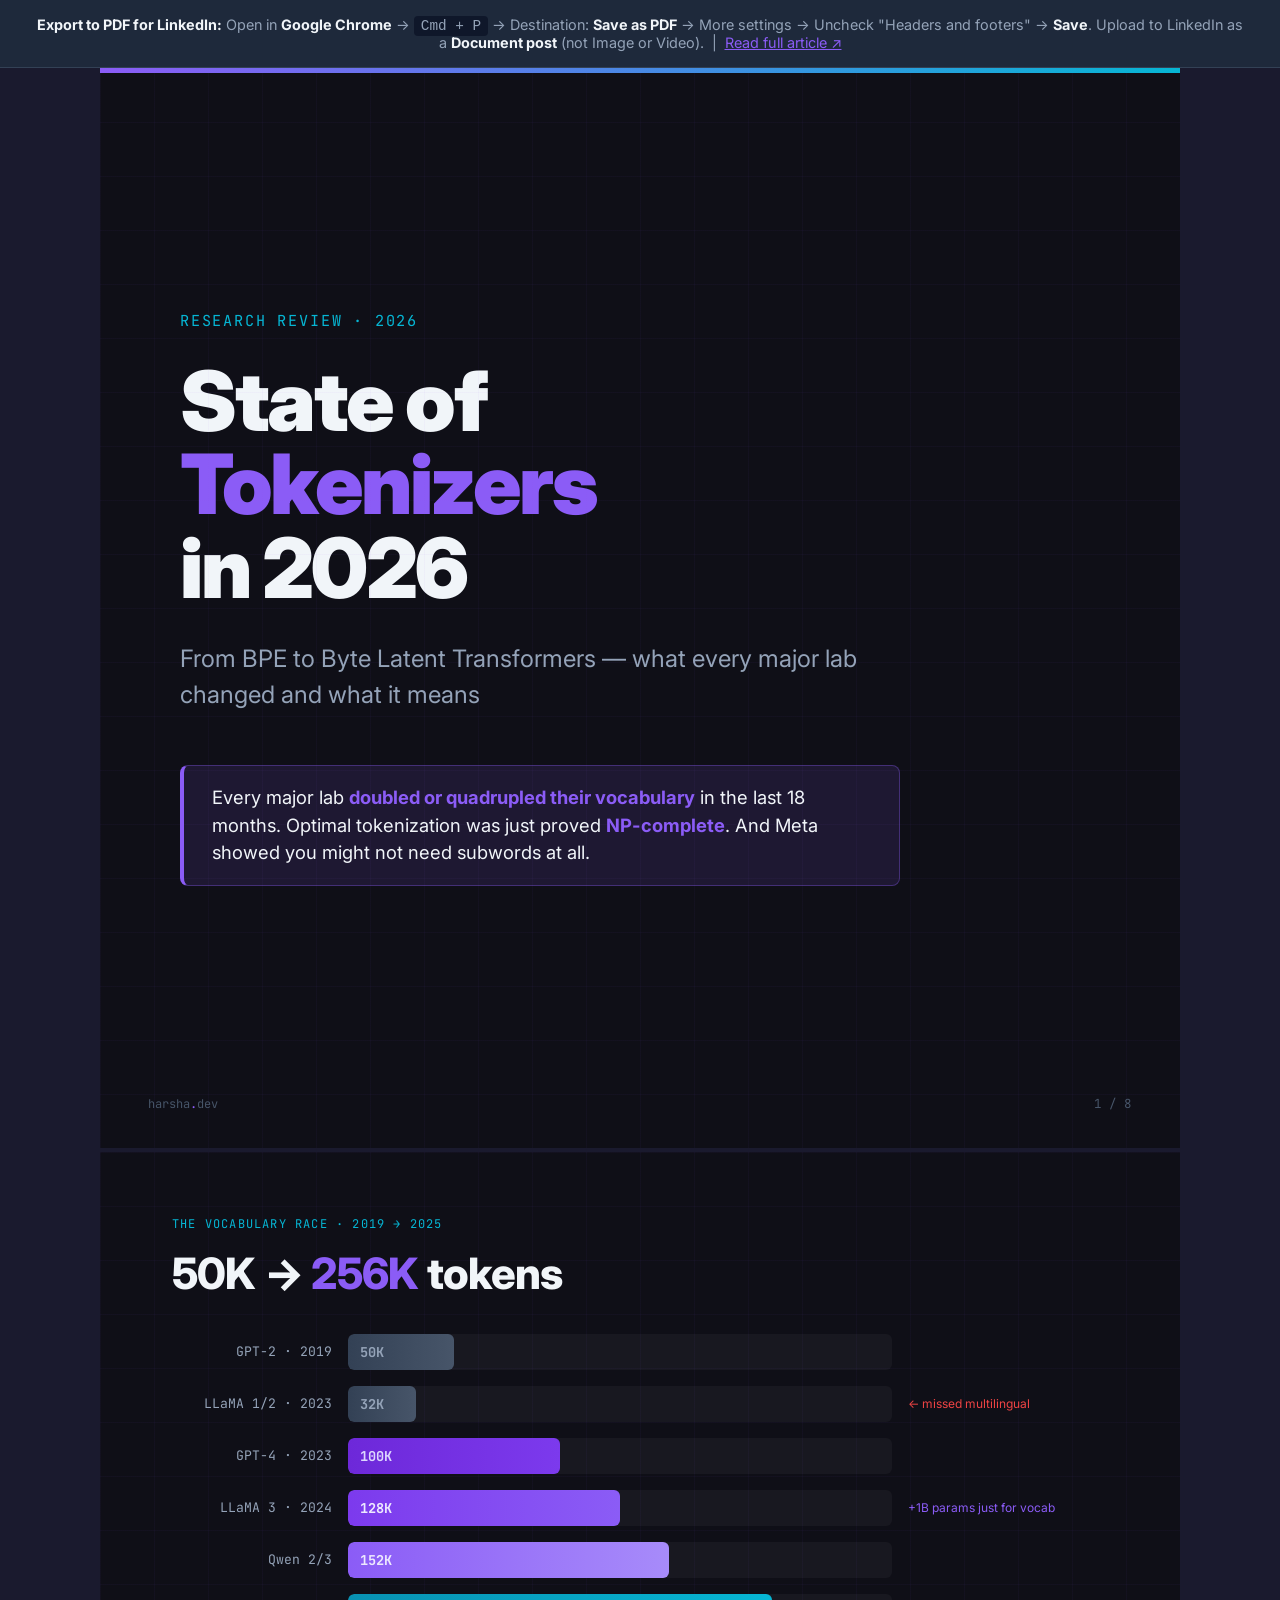
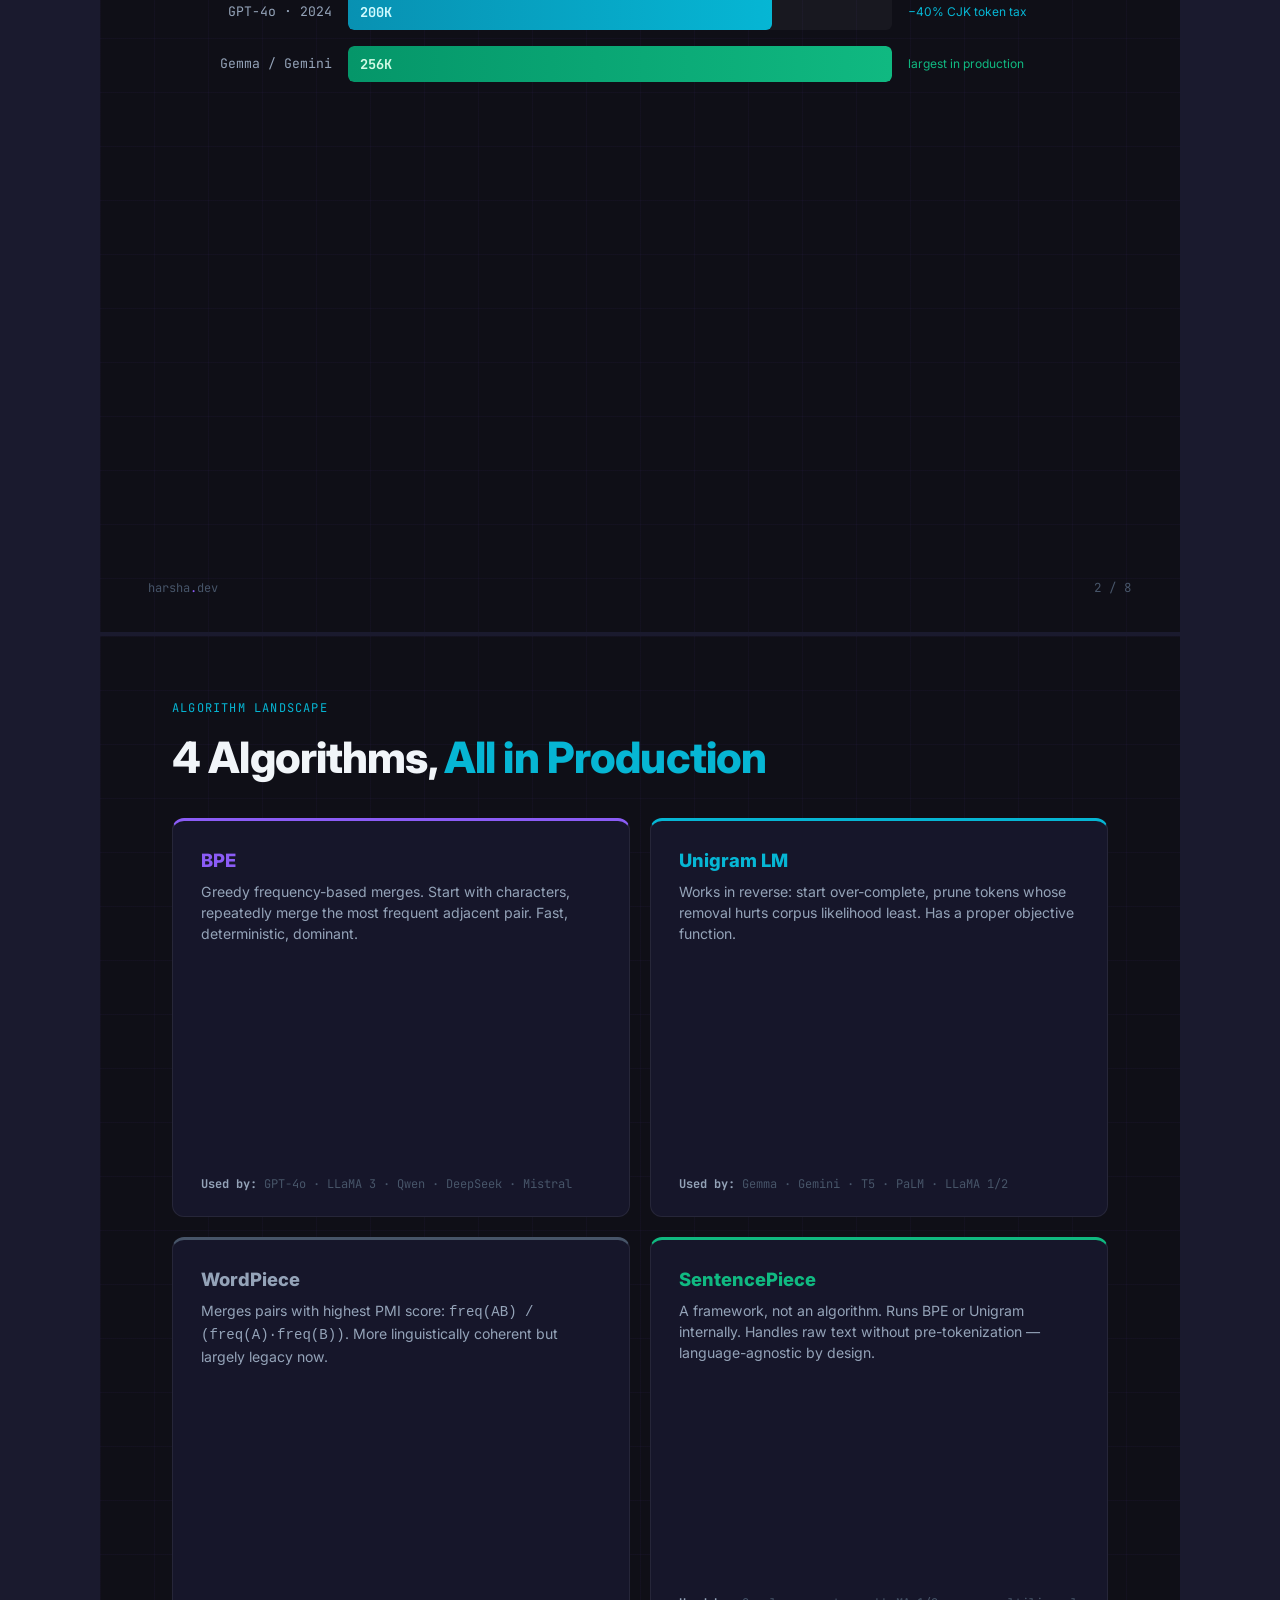
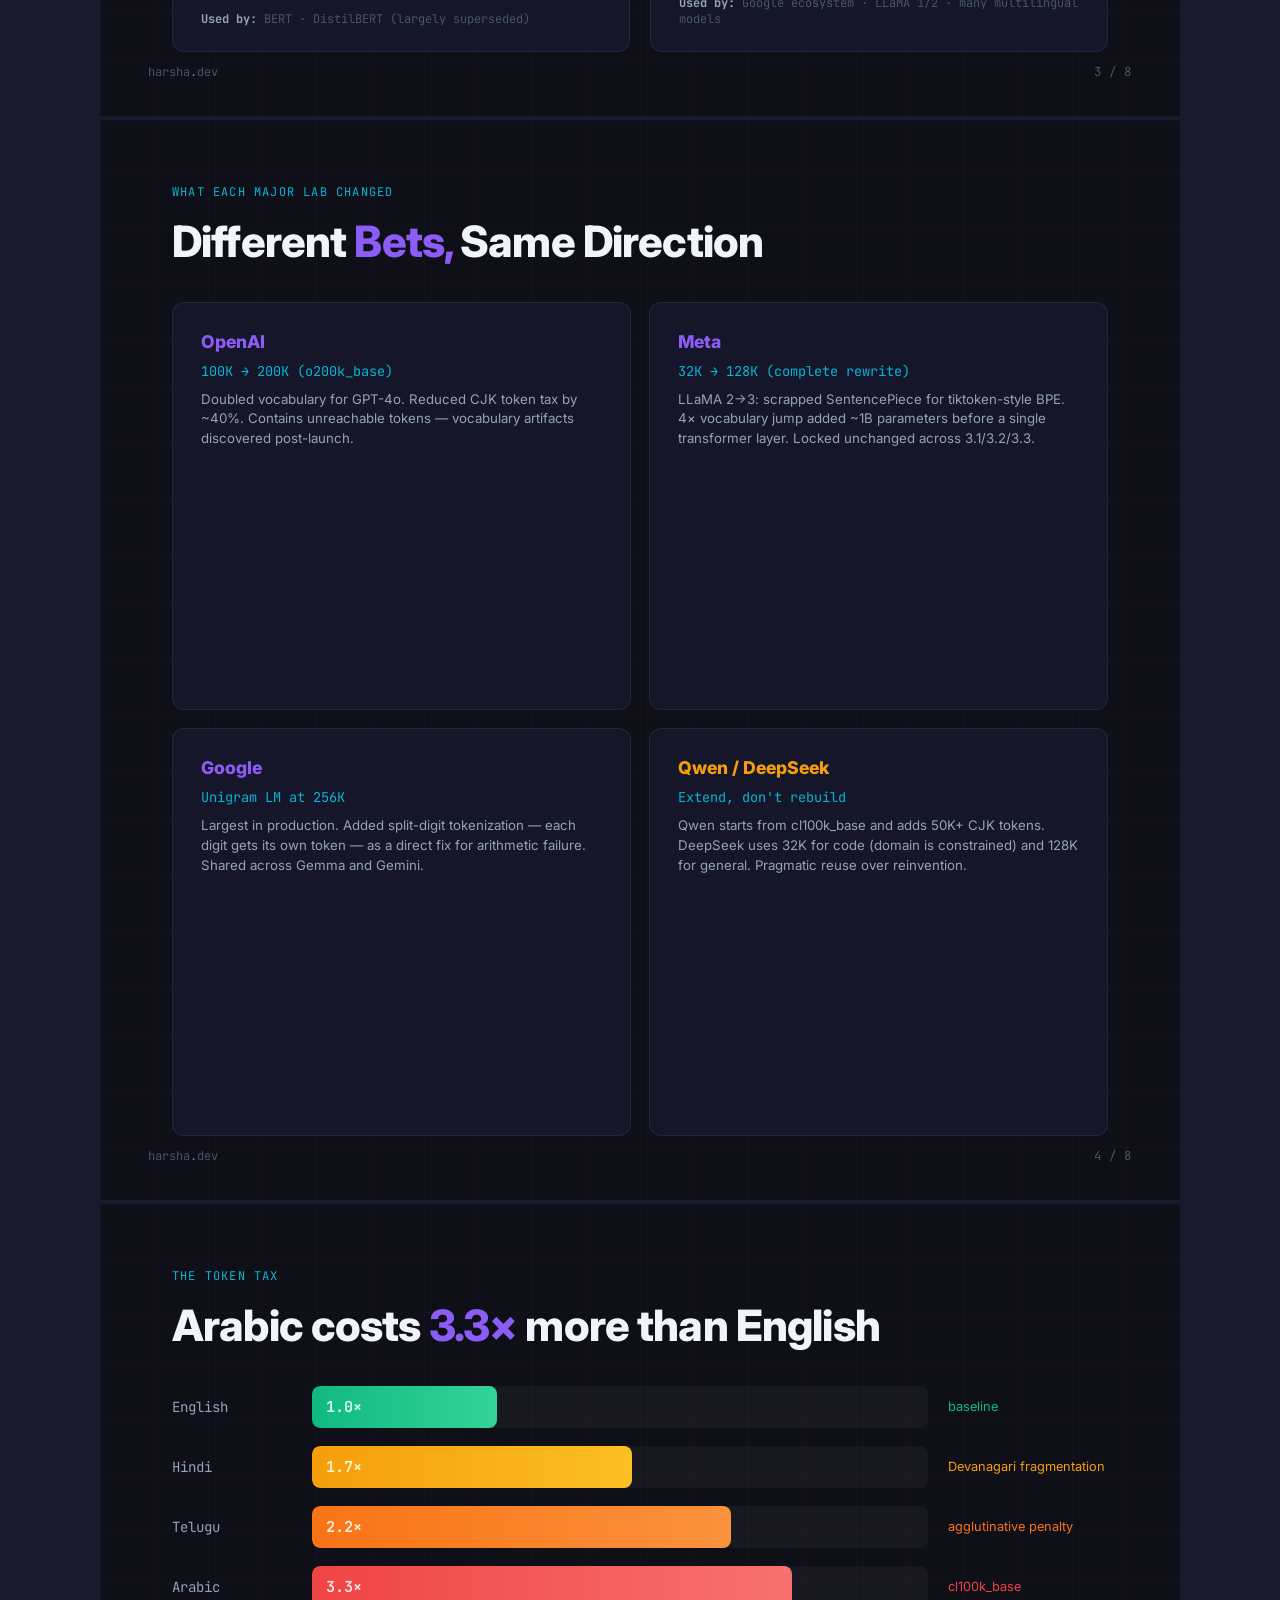
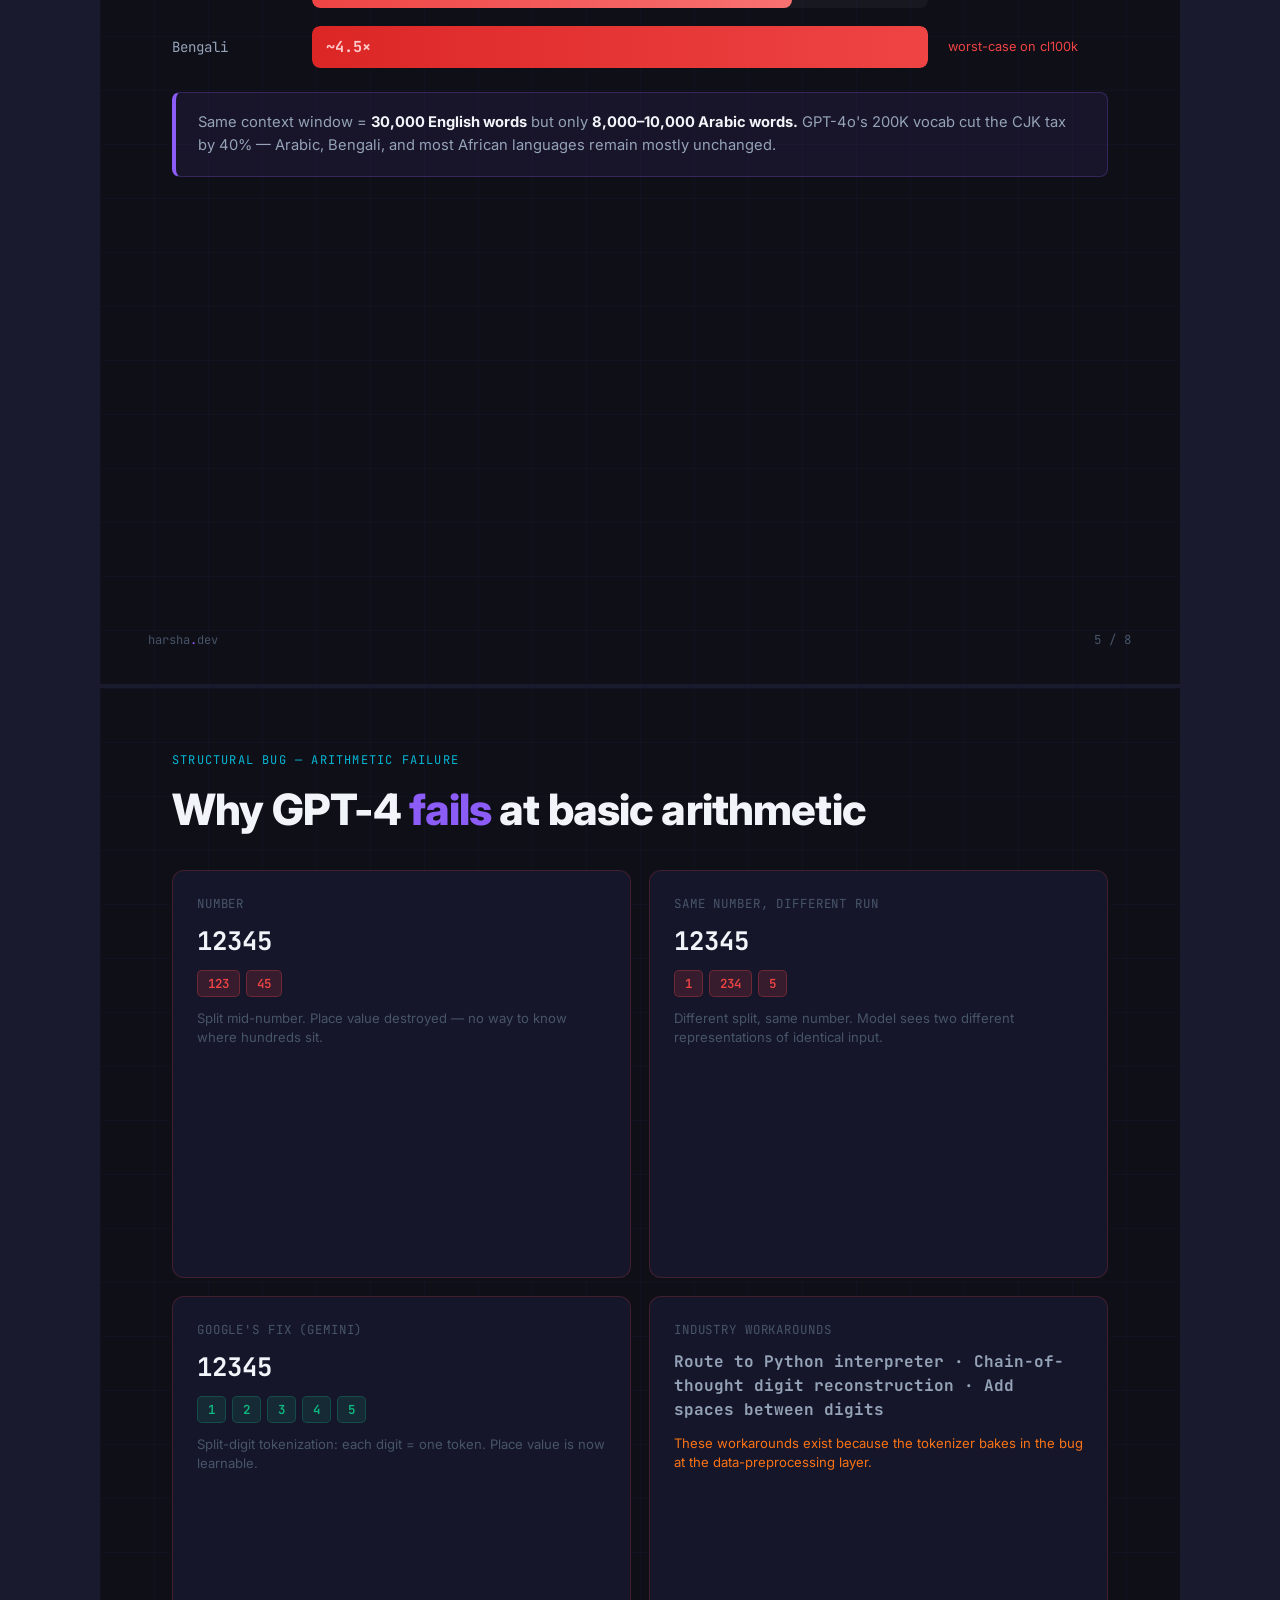
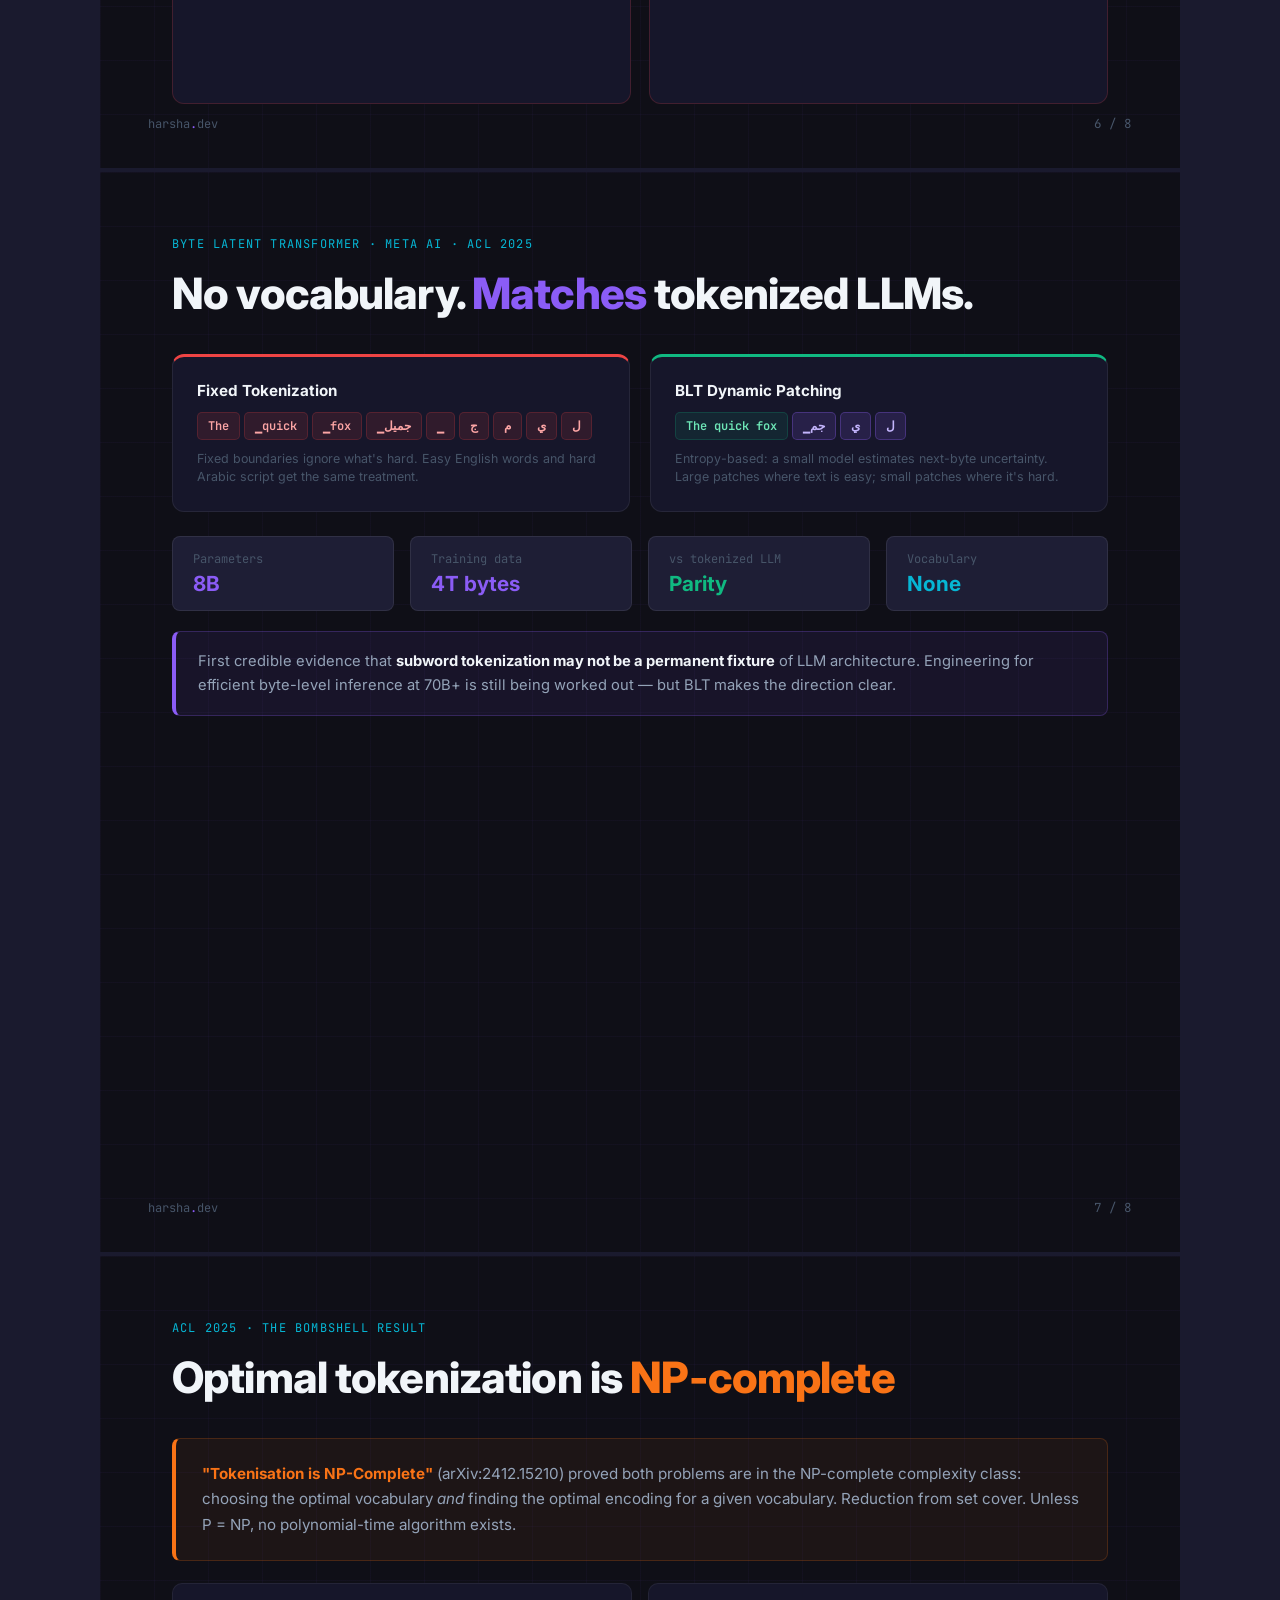
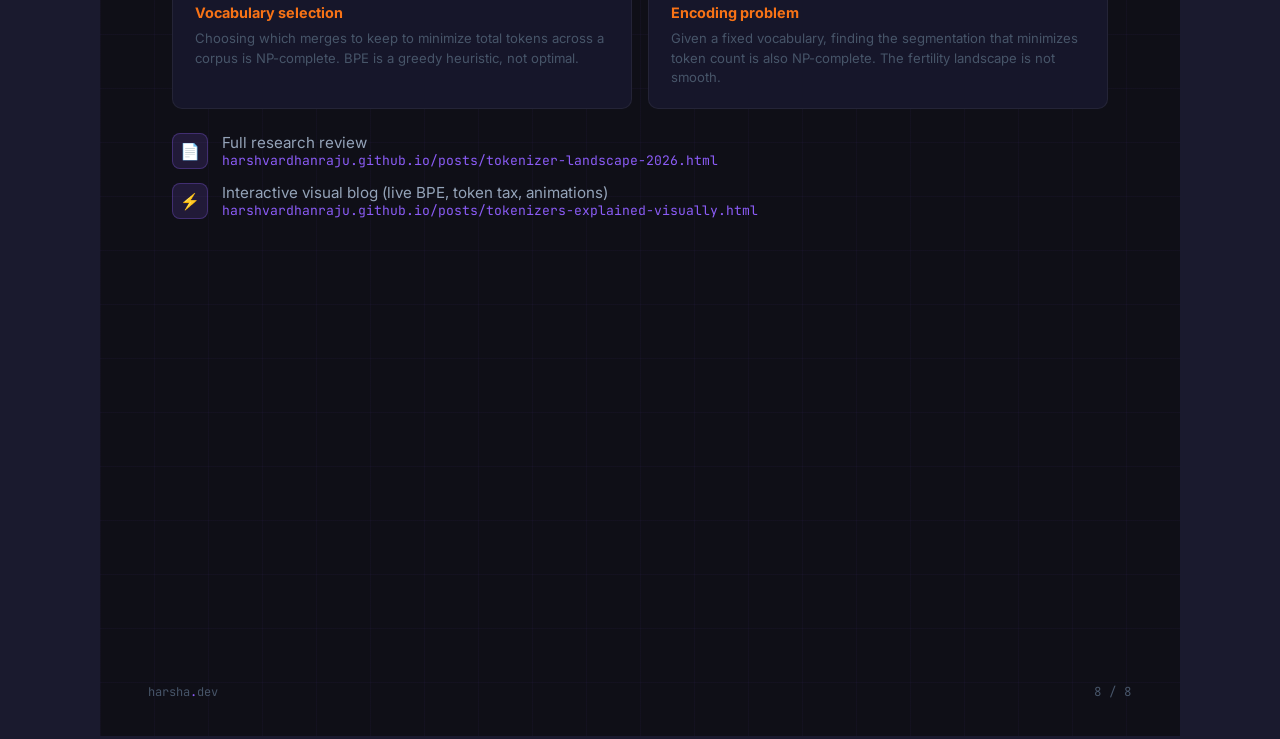
<file: posts/tokenizer-landscape-carousel.html>
<!DOCTYPE html>
<html lang="en">
<head>
  <meta charset="UTF-8"/>
  <meta name="viewport" content="width=device-width, initial-scale=1.0"/>
  <title>State of Tokenizers 2026 — LinkedIn Carousel</title>
  <link rel="preconnect" href="https://fonts.googleapis.com"/>
  <link rel="preconnect" href="https://fonts.gstatic.com" crossorigin/>
  <link href="https://fonts.googleapis.com/css2?family=Inter:wght@300;400;500;600;700;800;900&family=JetBrains+Mono:wght@400;500;700&display=swap" rel="stylesheet"/>
  <style>
    *, *::before, *::after { box-sizing: border-box; margin: 0; padding: 0; }

    :root {
      --bg:     #0f0f17;
      --bg2:    #16162a;
      --bg3:    #1e1e35;
      --accent: #8b5cf6;
      --cyan:   #06b6d4;
      --green:  #10b981;
      --yellow: #f59e0b;
      --red:    #ef4444;
      --orange: #f97316;
      --text:   #f1f5f9;
      --text2:  #94a3b8;
      --text3:  #475569;
      --mono:   'JetBrains Mono', monospace;
      --sans:   'Inter', sans-serif;
      --slide:  1080px;
    }

    html, body { background: #1a1a2e; }

    .print-hint {
      font-family: var(--sans);
      background: #1e293b;
      color: #94a3b8;
      padding: 1rem 2rem;
      font-size: 0.9rem;
      text-align: center;
      border-bottom: 1px solid #334155;
    }
    .print-hint strong { color: #f1f5f9; }
    .print-hint code { background: #0f172a; padding: 0.1rem 0.4rem; border-radius: 4px; font-family: monospace; }

    .slide {
      width: var(--slide);
      height: var(--slide);
      background: var(--bg);
      font-family: var(--sans);
      color: var(--text);
      position: relative;
      overflow: hidden;
      margin: 0 auto 4px;
      display: flex;
      flex-direction: column;
    }

    .slide::before {
      content: '';
      position: absolute;
      inset: 0;
      background-image:
        linear-gradient(rgba(139,92,246,0.04) 1px, transparent 1px),
        linear-gradient(90deg, rgba(139,92,246,0.04) 1px, transparent 1px);
      background-size: 54px 54px;
      pointer-events: none;
    }

    .slide-num {
      position: absolute;
      bottom: 36px;
      right: 48px;
      font-family: var(--mono);
      font-size: 0.78rem;
      color: var(--text3);
      letter-spacing: 0.05em;
    }

    .brand {
      position: absolute;
      bottom: 36px;
      left: 48px;
      font-family: var(--mono);
      font-size: 0.75rem;
      color: var(--text3);
    }
    .brand span { color: var(--accent); }

    /* ── Slide 1: Cover ── */
    .slide-cover {
      background: var(--bg);
      justify-content: center;
      align-items: flex-start;
      padding: 80px 80px 100px;
      gap: 0;
    }
    .cover-eyebrow {
      font-family: var(--mono);
      font-size: 0.95rem;
      color: var(--cyan);
      letter-spacing: 0.12em;
      text-transform: uppercase;
      margin-bottom: 28px;
    }
    .cover-title {
      font-size: 5.2rem;
      font-weight: 900;
      line-height: 1.0;
      letter-spacing: -0.03em;
      margin-bottom: 32px;
    }
    .cover-title .hl { color: var(--accent); }
    .cover-sub {
      font-size: 1.5rem;
      color: var(--text2);
      font-weight: 400;
      max-width: 720px;
      line-height: 1.5;
      margin-bottom: 52px;
    }
    .cover-claim {
      display: inline-block;
      background: rgba(139,92,246,0.12);
      border: 1px solid rgba(139,92,246,0.35);
      border-left: 4px solid var(--accent);
      padding: 18px 28px;
      border-radius: 8px;
      font-size: 1.15rem;
      color: var(--text);
      line-height: 1.5;
      max-width: 720px;
    }
    .cover-claim strong { color: var(--accent); }
    .cover-accent-bar {
      position: absolute;
      top: 0; left: 0; right: 0;
      height: 5px;
      background: linear-gradient(90deg, var(--accent), var(--cyan));
    }

    /* ── Slide content wrapper ── */
    .s-inner {
      position: relative;
      z-index: 1;
      padding: 64px 72px;
      display: flex;
      flex-direction: column;
      height: 100%;
    }

    .s-tag {
      font-family: var(--mono);
      font-size: 0.75rem;
      letter-spacing: 0.1em;
      text-transform: uppercase;
      color: var(--cyan);
      margin-bottom: 18px;
    }

    .s-heading {
      font-size: 2.7rem;
      font-weight: 800;
      line-height: 1.1;
      letter-spacing: -0.02em;
      margin-bottom: 36px;
    }
    .s-heading .hl  { color: var(--accent); }
    .s-heading .hl2 { color: var(--cyan); }

    /* ── Vocab race bar chart ── */
    .vocab-bars {
      display: flex;
      flex-direction: column;
      gap: 16px;
      flex: 1;
    }
    .vbar-row {
      display: flex;
      align-items: center;
      gap: 16px;
    }
    .vbar-label {
      font-family: var(--mono);
      font-size: 0.82rem;
      color: var(--text2);
      width: 160px;
      flex-shrink: 0;
      text-align: right;
    }
    .vbar-track {
      flex: 1;
      height: 36px;
      background: rgba(255,255,255,0.04);
      border-radius: 6px;
      overflow: hidden;
      position: relative;
    }
    .vbar-fill {
      height: 100%;
      border-radius: 6px;
      display: flex;
      align-items: center;
      padding-left: 12px;
      font-family: var(--mono);
      font-size: 0.85rem;
      font-weight: 700;
      white-space: nowrap;
    }
    .vbar-note {
      font-size: 0.78rem;
      color: var(--text3);
      width: 200px;
      flex-shrink: 0;
    }

    /* ── Algorithm grid ── */
    .algo-grid {
      display: grid;
      grid-template-columns: 1fr 1fr;
      gap: 20px;
      flex: 1;
    }
    .algo-card {
      background: var(--bg2);
      border: 1px solid rgba(255,255,255,0.07);
      border-radius: 12px;
      padding: 28px 28px 24px;
      display: flex;
      flex-direction: column;
      gap: 10px;
    }
    .algo-card.ac-bpe   { border-top: 3px solid var(--accent); }
    .algo-card.ac-uni   { border-top: 3px solid var(--cyan); }
    .algo-card.ac-wp    { border-top: 3px solid var(--text3); }
    .algo-card.ac-sp    { border-top: 3px solid var(--green); }
    .algo-name {
      font-size: 1.15rem;
      font-weight: 800;
    }
    .algo-desc {
      font-size: 0.88rem;
      color: var(--text2);
      line-height: 1.5;
    }
    .algo-used {
      font-family: var(--mono);
      font-size: 0.75rem;
      color: var(--text3);
      margin-top: auto;
    }
    .algo-used strong { color: var(--text2); }

    /* ── Lab grid ── */
    .lab-grid {
      display: grid;
      grid-template-columns: 1fr 1fr;
      gap: 18px;
      flex: 1;
    }
    .lab-card {
      background: var(--bg2);
      border: 1px solid rgba(255,255,255,0.07);
      border-radius: 12px;
      padding: 28px;
      display: flex;
      flex-direction: column;
      gap: 10px;
    }
    .lab-name {
      font-size: 1.1rem;
      font-weight: 800;
      color: var(--accent);
    }
    .lab-change {
      font-family: var(--mono);
      font-size: 0.85rem;
      color: var(--cyan);
    }
    .lab-detail {
      font-size: 0.83rem;
      color: var(--text2);
      line-height: 1.5;
    }
    .lab-name.cn { color: var(--yellow); }

    /* ── Token tax ── */
    .tax-list {
      display: flex;
      flex-direction: column;
      gap: 18px;
      margin-bottom: 24px;
    }
    .tax-row {
      display: flex;
      align-items: center;
      gap: 20px;
    }
    .tax-lang {
      font-family: var(--mono);
      font-size: 0.88rem;
      color: var(--text2);
      width: 120px;
      flex-shrink: 0;
    }
    .tax-track {
      flex: 1;
      height: 42px;
      background: rgba(255,255,255,0.04);
      border-radius: 8px;
      overflow: hidden;
    }
    .tax-fill {
      height: 100%;
      border-radius: 8px;
      display: flex;
      align-items: center;
      padding-left: 14px;
      font-family: var(--mono);
      font-size: 0.95rem;
      font-weight: 700;
    }
    .tax-note {
      font-size: 0.8rem;
      color: var(--text3);
      width: 160px;
      flex-shrink: 0;
    }
    .insight-box {
      background: rgba(139,92,246,0.08);
      border: 1px solid rgba(139,92,246,0.25);
      border-left: 4px solid var(--accent);
      border-radius: 8px;
      padding: 18px 22px;
      font-size: 0.92rem;
      color: var(--text2);
      line-height: 1.6;
    }
    .insight-box strong { color: var(--text); }

    /* ── Arithmetic failure ── */
    .arith-grid {
      display: grid;
      grid-template-columns: 1fr 1fr;
      gap: 18px;
      flex: 1;
    }
    .arith-card {
      background: var(--bg2);
      border: 1px solid rgba(239,68,68,0.2);
      border-radius: 12px;
      padding: 24px;
      display: flex;
      flex-direction: column;
      gap: 12px;
    }
    .arith-label {
      font-family: var(--mono);
      font-size: 0.78rem;
      color: var(--text3);
      text-transform: uppercase;
      letter-spacing: 0.07em;
    }
    .arith-num {
      font-family: var(--mono);
      font-size: 1.6rem;
      font-weight: 700;
      color: var(--text);
    }
    .arith-tokens {
      display: flex;
      gap: 6px;
      flex-wrap: wrap;
    }
    .tok-chip {
      font-family: var(--mono);
      font-size: 0.78rem;
      padding: 4px 10px;
      border-radius: 5px;
      font-weight: 600;
    }
    .tc-bad  { background: rgba(239,68,68,0.15); color: var(--red); border: 1px solid rgba(239,68,68,0.3); }
    .tc-ok   { background: rgba(16,185,129,0.12); color: var(--green); border: 1px solid rgba(16,185,129,0.25); }
    .arith-why {
      font-size: 0.82rem;
      color: var(--text3);
      line-height: 1.5;
    }
    .fix-row {
      display: flex;
      gap: 12px;
      margin-top: 8px;
    }
    .fix-pill {
      background: rgba(16,185,129,0.1);
      border: 1px solid rgba(16,185,129,0.25);
      color: var(--green);
      font-size: 0.82rem;
      padding: 6px 14px;
      border-radius: 20px;
      font-family: var(--mono);
    }

    /* ── BLT slide ── */
    .blt-compare {
      display: grid;
      grid-template-columns: 1fr 1fr;
      gap: 20px;
      margin-bottom: 24px;
    }
    .blt-col {
      background: var(--bg2);
      border: 1px solid rgba(255,255,255,0.07);
      border-radius: 12px;
      padding: 24px;
    }
    .blt-col.bad  { border-top: 3px solid var(--red); }
    .blt-col.good { border-top: 3px solid var(--green); }
    .blt-col-title {
      font-weight: 700;
      font-size: 0.95rem;
      margin-bottom: 12px;
    }
    .blt-patches {
      display: flex;
      gap: 4px;
      flex-wrap: wrap;
      margin-bottom: 10px;
    }
    .patch {
      padding: 5px 10px;
      border-radius: 5px;
      font-family: var(--mono);
      font-size: 0.75rem;
      font-weight: 600;
    }
    .patch-fixed { background: rgba(239,68,68,0.12); color: #fca5a5; border: 1px solid rgba(239,68,68,0.2); }
    .patch-dyn-easy { background: rgba(16,185,129,0.1); color: #6ee7b7; border: 1px solid rgba(16,185,129,0.2); }
    .patch-dyn-hard { background: rgba(139,92,246,0.15); color: #c4b5fd; border: 1px solid rgba(139,92,246,0.3); }
    .blt-col-note { font-size: 0.78rem; color: var(--text3); line-height: 1.5; }
    .stat-row {
      display: flex;
      gap: 16px;
    }
    .stat-pill {
      background: var(--bg3);
      border: 1px solid rgba(255,255,255,0.08);
      border-radius: 8px;
      padding: 14px 20px;
      display: flex;
      flex-direction: column;
      gap: 4px;
      flex: 1;
    }
    .sp-label { font-size: 0.75rem; color: var(--text3); font-family: var(--mono); }
    .sp-val   { font-size: 1.3rem; font-weight: 700; color: var(--accent); }

    /* ── NP-complete ── */
    .np-block {
      background: rgba(249,115,22,0.06);
      border: 1px solid rgba(249,115,22,0.2);
      border-left: 4px solid var(--orange);
      border-radius: 8px;
      padding: 22px 26px;
      font-size: 0.95rem;
      color: var(--text2);
      line-height: 1.7;
      margin-bottom: 22px;
    }
    .np-block strong { color: var(--orange); }
    .np-grid {
      display: grid;
      grid-template-columns: 1fr 1fr;
      gap: 16px;
    }
    .np-card {
      background: var(--bg2);
      border: 1px solid rgba(255,255,255,0.06);
      border-radius: 10px;
      padding: 20px 22px;
    }
    .np-card-title {
      font-weight: 700;
      font-size: 0.9rem;
      margin-bottom: 8px;
      color: var(--orange);
    }
    .np-card-desc {
      font-size: 0.82rem;
      color: var(--text3);
      line-height: 1.5;
    }

    /* ── CTA slide ── */
    .cta-inner {
      padding: 72px 80px 100px;
      display: flex;
      flex-direction: column;
      justify-content: center;
      height: 100%;
    }
    .cta-eyebrow {
      font-family: var(--mono);
      font-size: 0.85rem;
      letter-spacing: 0.12em;
      text-transform: uppercase;
      color: var(--text3);
      margin-bottom: 28px;
    }
    .cta-title {
      font-size: 3.8rem;
      font-weight: 900;
      line-height: 1.1;
      letter-spacing: -0.025em;
      margin-bottom: 32px;
    }
    .cta-title .hl { color: var(--accent); }
    .cta-links {
      display: flex;
      flex-direction: column;
      gap: 14px;
      margin-bottom: 44px;
    }
    .cta-link {
      display: flex;
      align-items: center;
      gap: 14px;
      font-size: 0.95rem;
    }
    .cta-link-icon {
      width: 36px;
      height: 36px;
      border-radius: 8px;
      background: rgba(139,92,246,0.15);
      border: 1px solid rgba(139,92,246,0.3);
      display: flex;
      align-items: center;
      justify-content: center;
      font-size: 1rem;
    }
    .cta-link-text { color: var(--text2); }
    .cta-link-url  { font-family: var(--mono); font-size: 0.82rem; color: var(--accent); }
    .cta-summary {
      display: grid;
      grid-template-columns: repeat(4, 1fr);
      gap: 14px;
    }
    .cta-stat {
      background: var(--bg2);
      border: 1px solid rgba(255,255,255,0.07);
      border-radius: 10px;
      padding: 16px;
      text-align: center;
    }
    .cta-stat-val  { font-family: var(--mono); font-size: 1.4rem; font-weight: 700; color: var(--accent); }
    .cta-stat-label { font-size: 0.72rem; color: var(--text3); margin-top: 4px; line-height: 1.3; }

    /* ── Print / PDF export ── */
    @page {
      size: 1080px 1080px;
      margin: 0;
    }
    @media print {
      .print-hint { display: none; }
      html, body { background: var(--bg); width: 1080px; }
      .slide {
        width: 1080px !important;
        height: 1080px !important;
        page-break-after: always;
        break-after: page;
        margin: 0;
        overflow: hidden;
      }
      .slide:last-child {
        page-break-after: avoid;
        break-after: avoid;
      }
    }
  </style>
</head>
<body>

<div class="print-hint">
  <strong>Export to PDF for LinkedIn:</strong>
  Open in <strong>Google Chrome</strong> →
  <code>Cmd + P</code> → Destination: <strong>Save as PDF</strong> →
  More settings → Uncheck "Headers and footers" → <strong>Save</strong>.
  Upload to LinkedIn as a <strong>Document post</strong> (not Image or Video).
  &nbsp;|&nbsp;
  <a href="tokenizer-landscape-2026.html" style="color:#8b5cf6;">Read full article ↗</a>
</div>

<!-- ───────────────────────────── SLIDE 1: COVER ── -->
<div class="slide slide-cover">
  <div class="cover-accent-bar"></div>
  <div class="cover-eyebrow">Research Review · 2026</div>
  <div class="cover-title">State of<br><span class="hl">Tokenizers</span><br>in 2026</div>
  <div class="cover-sub">From BPE to Byte Latent Transformers — what every major lab changed and what it means</div>
  <div class="cover-claim">
    Every major lab <strong>doubled or quadrupled their vocabulary</strong> in the last 18 months.
    Optimal tokenization was just proved <strong>NP-complete</strong>.
    And Meta showed you might not need subwords at all.
  </div>
  <div class="slide-num">1 / 8</div>
  <div class="brand">harsha<span>.</span>dev</div>
</div>

<!-- ───────────────────────────── SLIDE 2: VOCAB RACE ── -->
<div class="slide">
  <div class="s-inner">
    <div class="s-tag">The Vocabulary Race · 2019 → 2025</div>
    <div class="s-heading">50K → <span class="hl">256K</span> tokens</div>

    <div class="vocab-bars">
      <div class="vbar-row">
        <div class="vbar-label">GPT-2 · 2019</div>
        <div class="vbar-track">
          <div class="vbar-fill" style="width:19.5%;background:linear-gradient(90deg,#334155,#475569);color:#94a3b8;">50K</div>
        </div>
        <div class="vbar-note"></div>
      </div>
      <div class="vbar-row">
        <div class="vbar-label">LLaMA 1/2 · 2023</div>
        <div class="vbar-track">
          <div class="vbar-fill" style="width:12.5%;background:linear-gradient(90deg,#334155,#475569);color:#94a3b8;">32K</div>
        </div>
        <div class="vbar-note" style="color:#ef4444;font-size:0.75rem;">← missed multilingual</div>
      </div>
      <div class="vbar-row">
        <div class="vbar-label">GPT-4 · 2023</div>
        <div class="vbar-track">
          <div class="vbar-fill" style="width:39%;background:linear-gradient(90deg,#6d28d9,#7c3aed);color:#ddd6fe;">100K</div>
        </div>
        <div class="vbar-note"></div>
      </div>
      <div class="vbar-row">
        <div class="vbar-label">LLaMA 3 · 2024</div>
        <div class="vbar-track">
          <div class="vbar-fill" style="width:50%;background:linear-gradient(90deg,#7c3aed,#8b5cf6);color:#ede9fe;">128K</div>
        </div>
        <div class="vbar-note" style="color:#8b5cf6;font-size:0.75rem;">+1B params just for vocab</div>
      </div>
      <div class="vbar-row">
        <div class="vbar-label">Qwen 2/3</div>
        <div class="vbar-track">
          <div class="vbar-fill" style="width:59%;background:linear-gradient(90deg,#8b5cf6,#a78bfa);color:#ede9fe;">152K</div>
        </div>
        <div class="vbar-note"></div>
      </div>
      <div class="vbar-row">
        <div class="vbar-label">GPT-4o · 2024</div>
        <div class="vbar-track">
          <div class="vbar-fill" style="width:78%;background:linear-gradient(90deg,#0891b2,#06b6d4);color:#cffafe;">200K</div>
        </div>
        <div class="vbar-note" style="color:#06b6d4;font-size:0.75rem;">−40% CJK token tax</div>
      </div>
      <div class="vbar-row">
        <div class="vbar-label">Gemma / Gemini</div>
        <div class="vbar-track">
          <div class="vbar-fill" style="width:100%;background:linear-gradient(90deg,#059669,#10b981);color:#d1fae5;">256K</div>
        </div>
        <div class="vbar-note" style="color:#10b981;font-size:0.75rem;">largest in production</div>
      </div>
    </div>

    <div class="slide-num">2 / 8</div>
    <div class="brand">harsha<span>.</span>dev</div>
  </div>
</div>

<!-- ───────────────────────────── SLIDE 3: FOUR ALGORITHMS ── -->
<div class="slide">
  <div class="s-inner">
    <div class="s-tag">Algorithm Landscape</div>
    <div class="s-heading">4 Algorithms, <span class="hl2">All in Production</span></div>

    <div class="algo-grid">
      <div class="algo-card ac-bpe">
        <div class="algo-name" style="color:var(--accent)">BPE</div>
        <div class="algo-desc">Greedy frequency-based merges. Start with characters, repeatedly merge the most frequent adjacent pair. Fast, deterministic, dominant.</div>
        <div class="algo-used"><strong>Used by:</strong> GPT-4o · LLaMA 3 · Qwen · DeepSeek · Mistral</div>
      </div>
      <div class="algo-card ac-uni">
        <div class="algo-name" style="color:var(--cyan)">Unigram LM</div>
        <div class="algo-desc">Works in reverse: start over-complete, prune tokens whose removal hurts corpus likelihood least. Has a proper objective function.</div>
        <div class="algo-used"><strong>Used by:</strong> Gemma · Gemini · T5 · PaLM · LLaMA 1/2</div>
      </div>
      <div class="algo-card ac-wp">
        <div class="algo-name" style="color:var(--text2)">WordPiece</div>
        <div class="algo-desc">Merges pairs with highest PMI score: <code>freq(AB) / (freq(A)·freq(B))</code>. More linguistically coherent but largely legacy now.</div>
        <div class="algo-used"><strong>Used by:</strong> BERT · DistilBERT (largely superseded)</div>
      </div>
      <div class="algo-card ac-sp">
        <div class="algo-name" style="color:var(--green)">SentencePiece</div>
        <div class="algo-desc">A framework, not an algorithm. Runs BPE or Unigram internally. Handles raw text without pre-tokenization — language-agnostic by design.</div>
        <div class="algo-used"><strong>Used by:</strong> Google ecosystem · LLaMA 1/2 · many multilingual models</div>
      </div>
    </div>

    <div class="slide-num">3 / 8</div>
    <div class="brand">harsha<span>.</span>dev</div>
  </div>
</div>

<!-- ───────────────────────────── SLIDE 4: LAB DECISIONS ── -->
<div class="slide">
  <div class="s-inner">
    <div class="s-tag">What Each Major Lab Changed</div>
    <div class="s-heading">Different <span class="hl">Bets,</span> Same Direction</div>

    <div class="lab-grid">
      <div class="lab-card">
        <div class="lab-name">OpenAI</div>
        <div class="lab-change">100K → 200K (o200k_base)</div>
        <div class="lab-detail">Doubled vocabulary for GPT-4o. Reduced CJK token tax by ~40%. Contains unreachable tokens — vocabulary artifacts discovered post-launch.</div>
      </div>
      <div class="lab-card">
        <div class="lab-name">Meta</div>
        <div class="lab-change">32K → 128K (complete rewrite)</div>
        <div class="lab-detail">LLaMA 2→3: scrapped SentencePiece for tiktoken-style BPE. 4× vocabulary jump added ~1B parameters before a single transformer layer. Locked unchanged across 3.1/3.2/3.3.</div>
      </div>
      <div class="lab-card">
        <div class="lab-name">Google</div>
        <div class="lab-change">Unigram LM at 256K</div>
        <div class="lab-detail">Largest in production. Added split-digit tokenization — each digit gets its own token — as a direct fix for arithmetic failure. Shared across Gemma and Gemini.</div>
      </div>
      <div class="lab-card">
        <div class="lab-name cn">Qwen / DeepSeek</div>
        <div class="lab-change">Extend, don't rebuild</div>
        <div class="lab-detail">Qwen starts from cl100k_base and adds 50K+ CJK tokens. DeepSeek uses 32K for code (domain is constrained) and 128K for general. Pragmatic reuse over reinvention.</div>
      </div>
    </div>

    <div class="slide-num">4 / 8</div>
    <div class="brand">harsha<span>.</span>dev</div>
  </div>
</div>

<!-- ───────────────────────────── SLIDE 5: TOKEN TAX ── -->
<div class="slide">
  <div class="s-inner">
    <div class="s-tag">The Token Tax</div>
    <div class="s-heading">Arabic costs <span class="hl">3.3×</span> more than English</div>

    <div class="tax-list">
      <div class="tax-row">
        <div class="tax-lang">English</div>
        <div class="tax-track">
          <div class="tax-fill" style="width:30%;background:linear-gradient(90deg,#10b981,#34d399);color:#d1fae5;">1.0×</div>
        </div>
        <div class="tax-note" style="color:var(--green)">baseline</div>
      </div>
      <div class="tax-row">
        <div class="tax-lang">Hindi</div>
        <div class="tax-track">
          <div class="tax-fill" style="width:52%;background:linear-gradient(90deg,#f59e0b,#fbbf24);color:#fef3c7;">1.7×</div>
        </div>
        <div class="tax-note" style="color:var(--yellow)">Devanagari fragmentation</div>
      </div>
      <div class="tax-row">
        <div class="tax-lang">Telugu</div>
        <div class="tax-track">
          <div class="tax-fill" style="width:68%;background:linear-gradient(90deg,#f97316,#fb923c);color:#ffedd5;">2.2×</div>
        </div>
        <div class="tax-note" style="color:var(--orange)">agglutinative penalty</div>
      </div>
      <div class="tax-row">
        <div class="tax-lang">Arabic</div>
        <div class="tax-track">
          <div class="tax-fill" style="width:78%;background:linear-gradient(90deg,#ef4444,#f87171);color:#fee2e2;">3.3×</div>
        </div>
        <div class="tax-note" style="color:var(--red)">cl100k_base</div>
      </div>
      <div class="tax-row">
        <div class="tax-lang">Bengali</div>
        <div class="tax-track">
          <div class="tax-fill" style="width:100%;background:linear-gradient(90deg,#dc2626,#ef4444);color:#fecaca;">~4.5×</div>
        </div>
        <div class="tax-note" style="color:var(--red)">worst-case on cl100k</div>
      </div>
    </div>

    <div class="insight-box">
      Same context window = <strong>30,000 English words</strong> but only <strong>8,000–10,000 Arabic words.</strong>
      GPT-4o's 200K vocab cut the CJK tax by 40% — Arabic, Bengali, and most African languages remain mostly unchanged.
    </div>

    <div class="slide-num">5 / 8</div>
    <div class="brand">harsha<span>.</span>dev</div>
  </div>
</div>

<!-- ───────────────────────────── SLIDE 6: ARITHMETIC FAILURE ── -->
<div class="slide">
  <div class="s-inner">
    <div class="s-tag">Structural Bug — Arithmetic Failure</div>
    <div class="s-heading">Why GPT-4 <span class="hl">fails</span> at basic arithmetic</div>

    <div class="arith-grid">
      <div class="arith-card">
        <div class="arith-label">Number</div>
        <div class="arith-num">12345</div>
        <div class="arith-tokens">
          <span class="tok-chip tc-bad">123</span>
          <span class="tok-chip tc-bad">45</span>
        </div>
        <div class="arith-why">Split mid-number. Place value destroyed — no way to know where hundreds sit.</div>
      </div>
      <div class="arith-card">
        <div class="arith-label">Same Number, Different Run</div>
        <div class="arith-num">12345</div>
        <div class="arith-tokens">
          <span class="tok-chip tc-bad">1</span>
          <span class="tok-chip tc-bad">234</span>
          <span class="tok-chip tc-bad">5</span>
        </div>
        <div class="arith-why">Different split, same number. Model sees two different representations of identical input.</div>
      </div>
      <div class="arith-card">
        <div class="arith-label">Google's Fix (Gemini)</div>
        <div class="arith-num">12345</div>
        <div class="arith-tokens">
          <span class="tok-chip tc-ok">1</span>
          <span class="tok-chip tc-ok">2</span>
          <span class="tok-chip tc-ok">3</span>
          <span class="tok-chip tc-ok">4</span>
          <span class="tok-chip tc-ok">5</span>
        </div>
        <div class="arith-why">Split-digit tokenization: each digit = one token. Place value is now learnable.</div>
      </div>
      <div class="arith-card">
        <div class="arith-label">Industry Workarounds</div>
        <div class="arith-num" style="font-size:1rem;line-height:1.5;color:var(--text2)">Route to Python interpreter · Chain-of-thought digit reconstruction · Add spaces between digits</div>
        <div class="arith-why" style="color:var(--orange)">These workarounds exist because the tokenizer bakes in the bug at the data-preprocessing layer.</div>
      </div>
    </div>

    <div class="slide-num">6 / 8</div>
    <div class="brand">harsha<span>.</span>dev</div>
  </div>
</div>

<!-- ───────────────────────────── SLIDE 7: BLT ── -->
<div class="slide">
  <div class="s-inner">
    <div class="s-tag">Byte Latent Transformer · Meta AI · ACL 2025</div>
    <div class="s-heading">No vocabulary. <span class="hl">Matches</span> tokenized LLMs.</div>

    <div class="blt-compare" style="flex:0 0 auto;">
      <div class="blt-col bad">
        <div class="blt-col-title">Fixed Tokenization</div>
        <div class="blt-patches">
          <span class="patch patch-fixed">The</span>
          <span class="patch patch-fixed">▁quick</span>
          <span class="patch patch-fixed">▁fox</span>
          <span class="patch patch-fixed">▁جميل</span>
          <span class="patch patch-fixed">▁</span>
          <span class="patch patch-fixed">ج</span>
          <span class="patch patch-fixed">م</span>
          <span class="patch patch-fixed">ي</span>
          <span class="patch patch-fixed">ل</span>
        </div>
        <div class="blt-col-note">Fixed boundaries ignore what's hard. Easy English words and hard Arabic script get the same treatment.</div>
      </div>
      <div class="blt-col good">
        <div class="blt-col-title">BLT Dynamic Patching</div>
        <div class="blt-patches">
          <span class="patch patch-dyn-easy">The quick fox</span>
          <span class="patch patch-dyn-hard">▁جم</span>
          <span class="patch patch-dyn-hard">ي</span>
          <span class="patch patch-dyn-hard">ل</span>
        </div>
        <div class="blt-col-note">Entropy-based: a small model estimates next-byte uncertainty. Large patches where text is easy; small patches where it's hard.</div>
      </div>
    </div>

    <div class="stat-row" style="margin-bottom:20px;">
      <div class="stat-pill">
        <div class="sp-label">Parameters</div>
        <div class="sp-val">8B</div>
      </div>
      <div class="stat-pill">
        <div class="sp-label">Training data</div>
        <div class="sp-val">4T bytes</div>
      </div>
      <div class="stat-pill">
        <div class="sp-label">vs tokenized LLM</div>
        <div class="sp-val" style="color:var(--green)">Parity</div>
      </div>
      <div class="stat-pill">
        <div class="sp-label">Vocabulary</div>
        <div class="sp-val" style="color:var(--cyan)">None</div>
      </div>
    </div>

    <div class="insight-box">
      First credible evidence that <strong>subword tokenization may not be a permanent fixture</strong> of LLM architecture.
      Engineering for efficient byte-level inference at 70B+ is still being worked out — but BLT makes the direction clear.
    </div>

    <div class="slide-num">7 / 8</div>
    <div class="brand">harsha<span>.</span>dev</div>
  </div>
</div>

<!-- ───────────────────────────── SLIDE 8: NP-COMPLETE + CTA ── -->
<div class="slide">
  <div class="s-inner">
    <div class="s-tag">ACL 2025 · The Bombshell Result</div>
    <div class="s-heading">Optimal tokenization is <span class="hl" style="color:var(--orange)">NP-complete</span></div>

    <div class="np-block">
      <strong>"Tokenisation is NP-Complete"</strong> (arXiv:2412.15210) proved both problems are in the NP-complete complexity class:
      choosing the optimal vocabulary <em>and</em> finding the optimal encoding for a given vocabulary.
      Reduction from set cover. Unless P = NP, no polynomial-time algorithm exists.
    </div>

    <div class="np-grid" style="margin-bottom:24px;">
      <div class="np-card">
        <div class="np-card-title">Vocabulary selection</div>
        <div class="np-card-desc">Choosing which merges to keep to minimize total tokens across a corpus is NP-complete. BPE is a greedy heuristic, not optimal.</div>
      </div>
      <div class="np-card">
        <div class="np-card-title">Encoding problem</div>
        <div class="np-card-desc">Given a fixed vocabulary, finding the segmentation that minimizes token count is also NP-complete. The fertility landscape is not smooth.</div>
      </div>
    </div>

    <div class="cta-links">
      <div class="cta-link">
        <div class="cta-link-icon">📄</div>
        <div>
          <div class="cta-link-text">Full research review</div>
          <div class="cta-link-url">harshvardhanraju.github.io/posts/tokenizer-landscape-2026.html</div>
        </div>
      </div>
      <div class="cta-link">
        <div class="cta-link-icon">⚡</div>
        <div>
          <div class="cta-link-text">Interactive visual blog (live BPE, token tax, animations)</div>
          <div class="cta-link-url">harshvardhanraju.github.io/posts/tokenizers-explained-visually.html</div>
        </div>
      </div>
    </div>

    <div class="slide-num">8 / 8</div>
    <div class="brand">harsha<span>.</span>dev</div>
  </div>
</div>

</body>
</html>
</file>
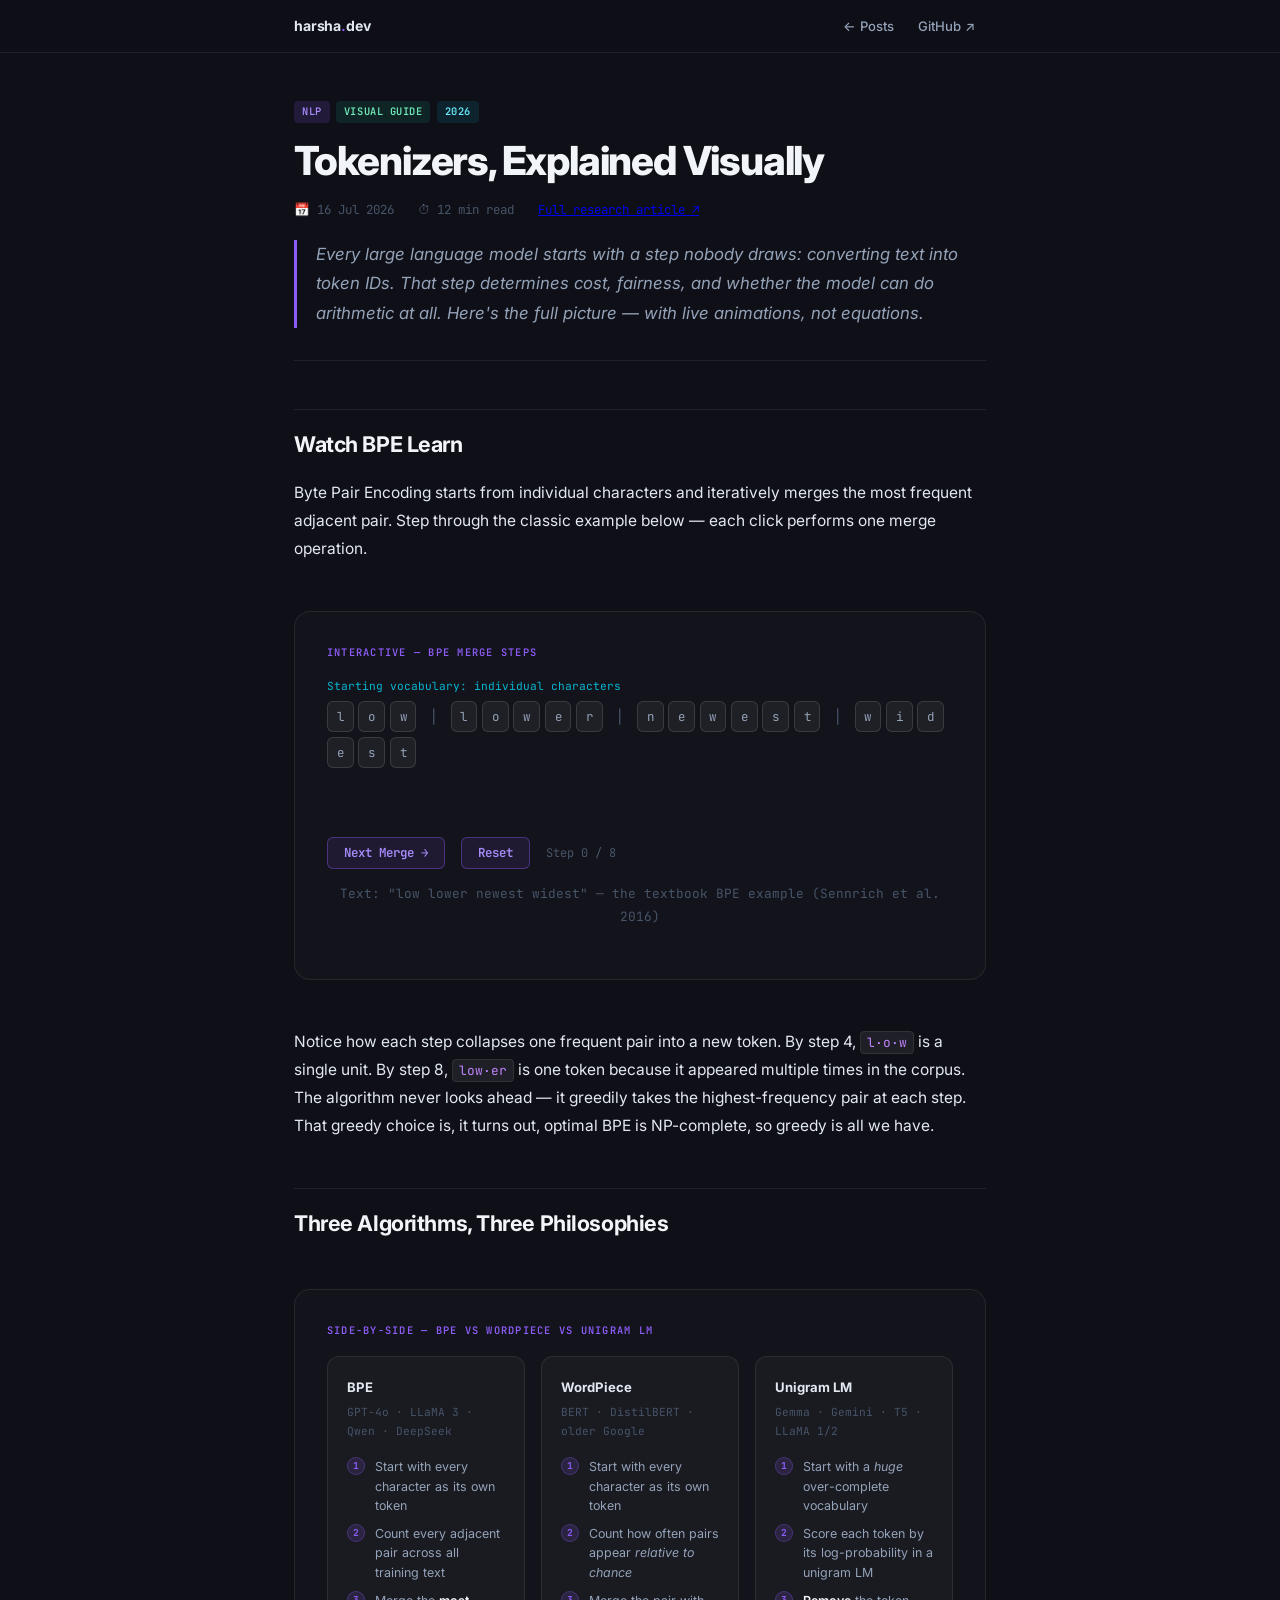
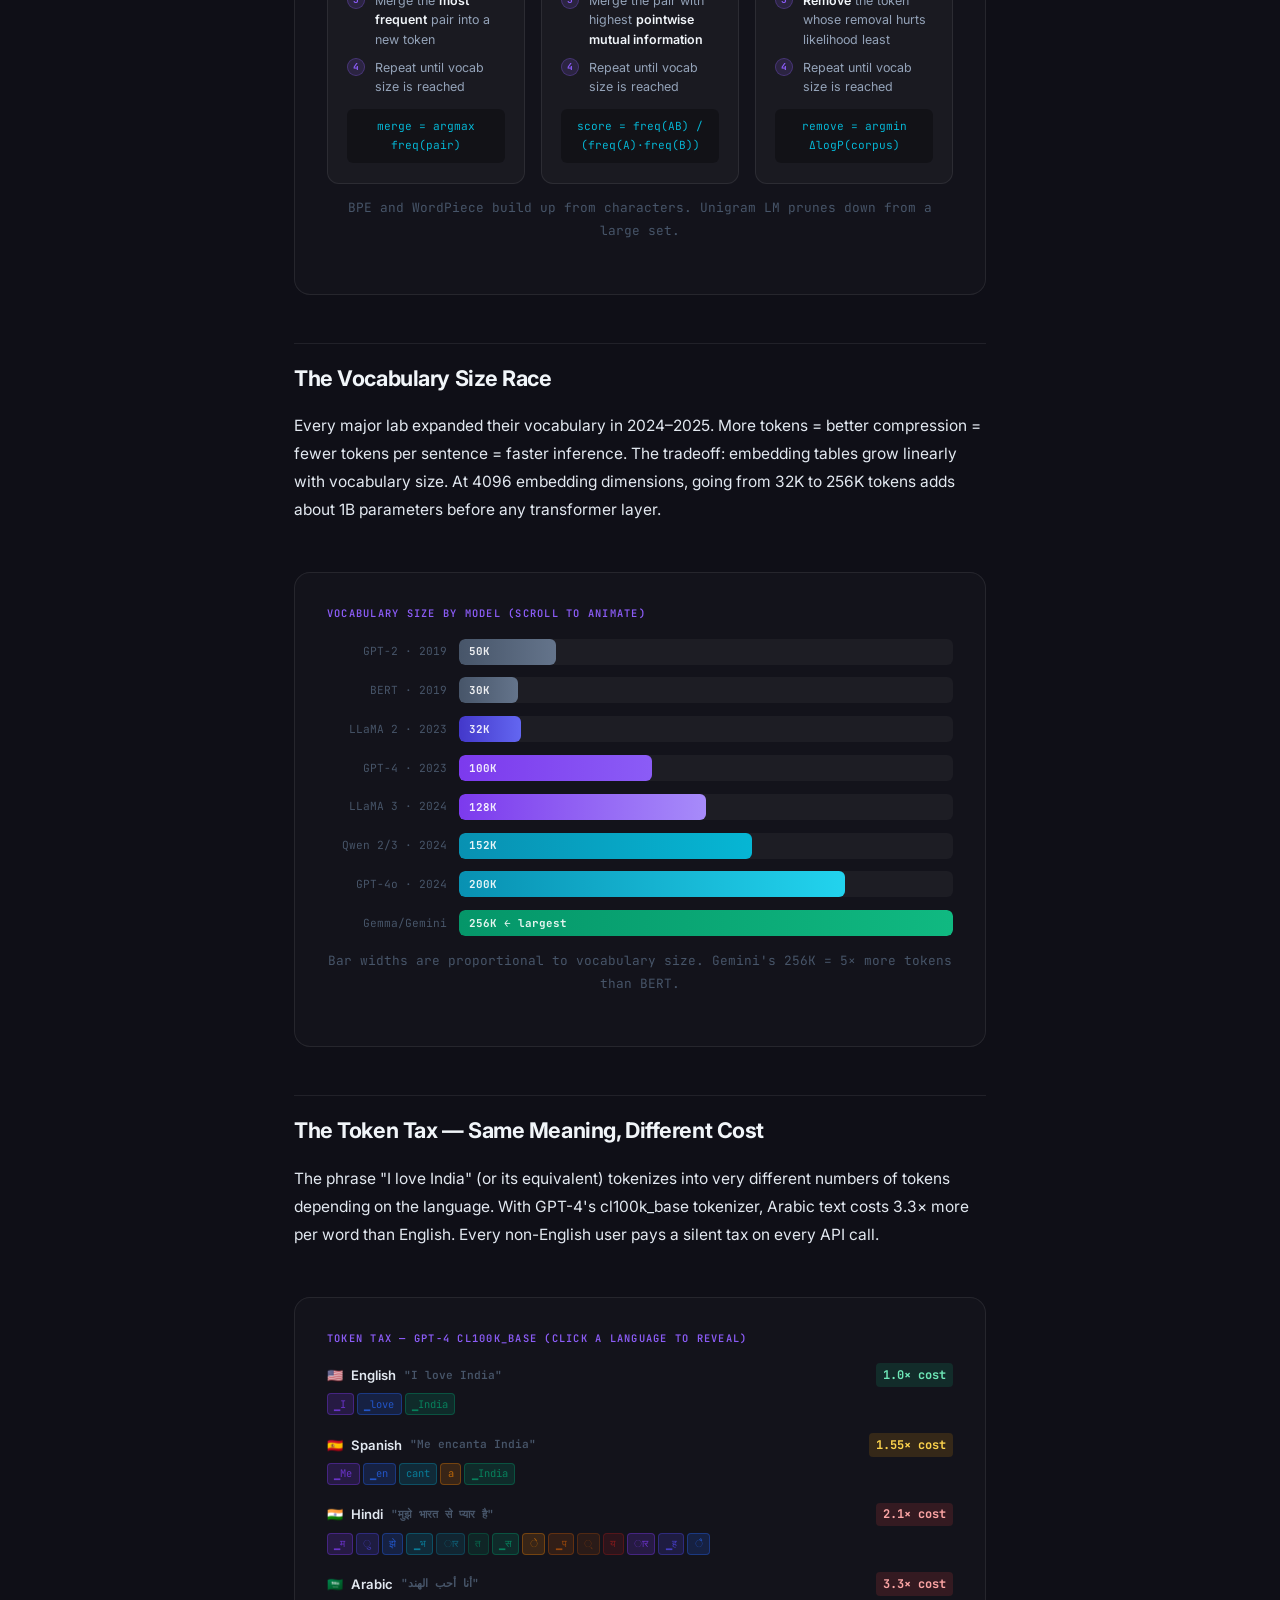
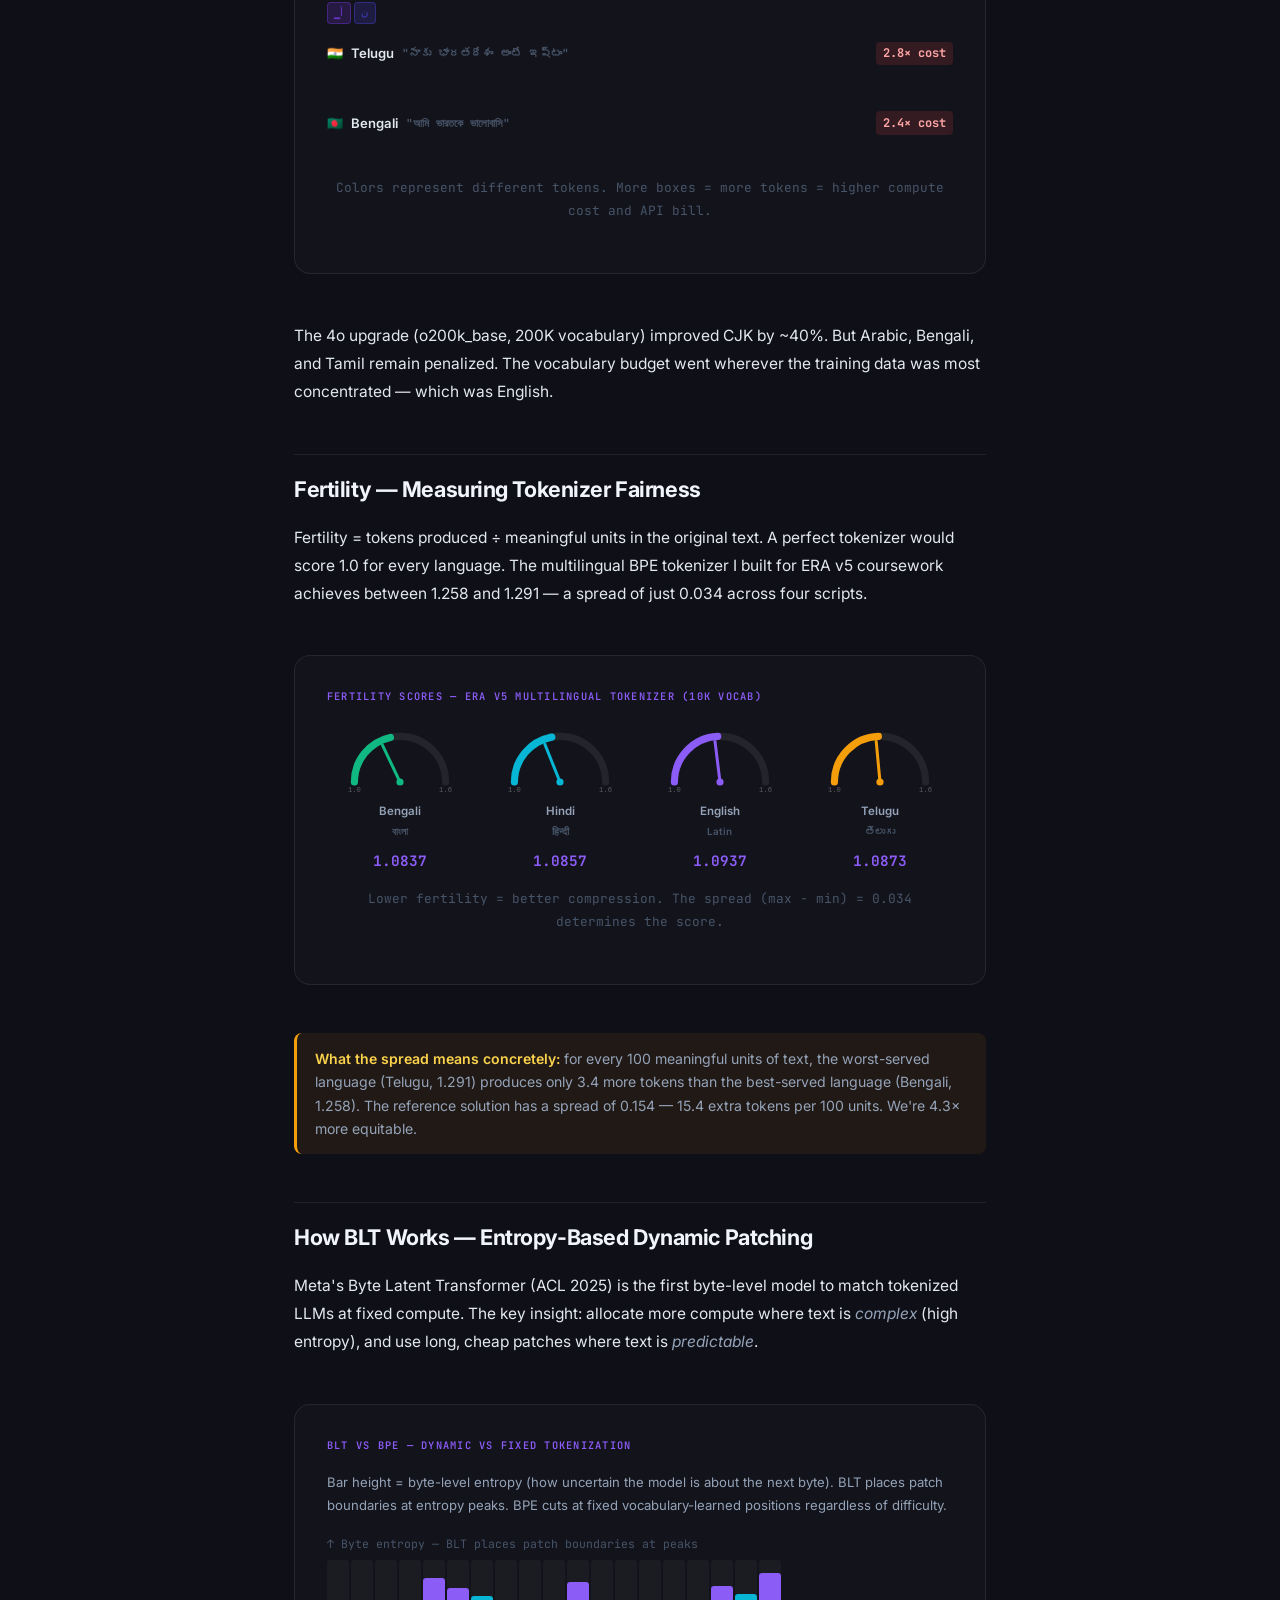
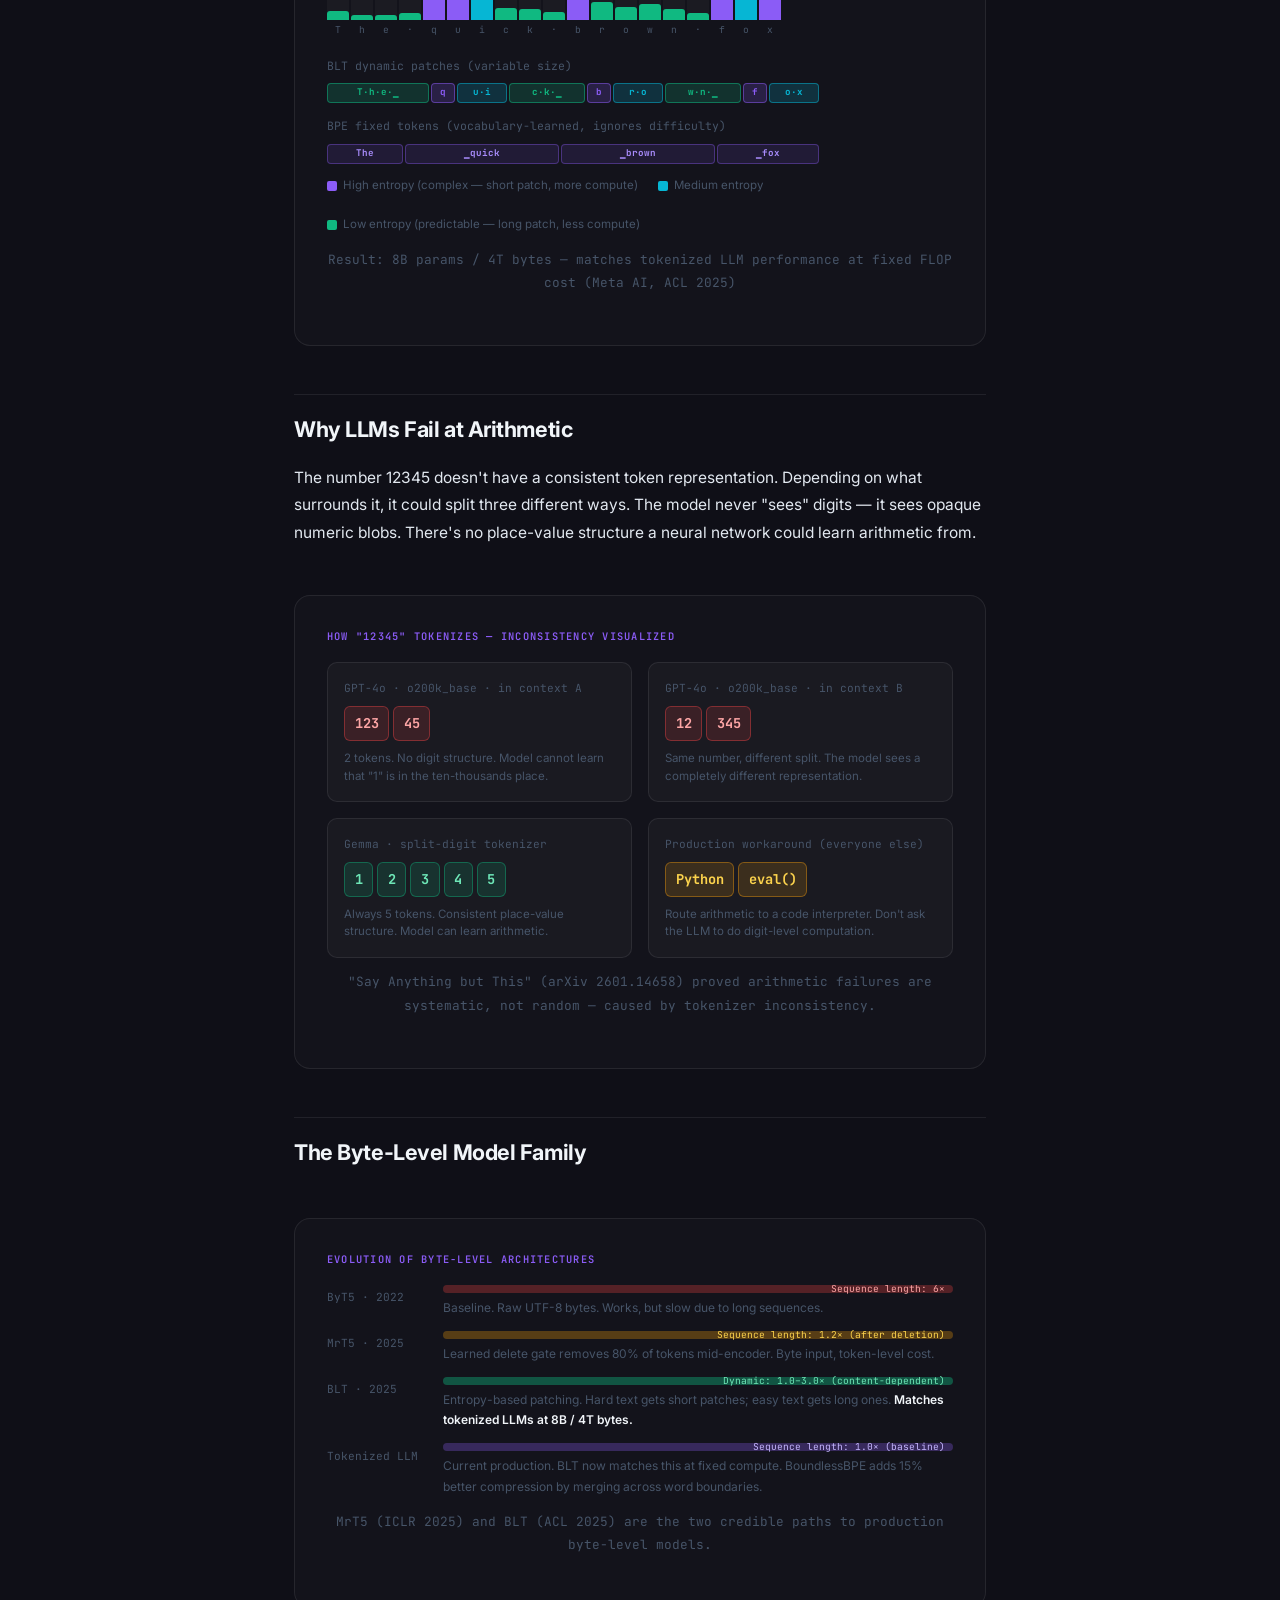
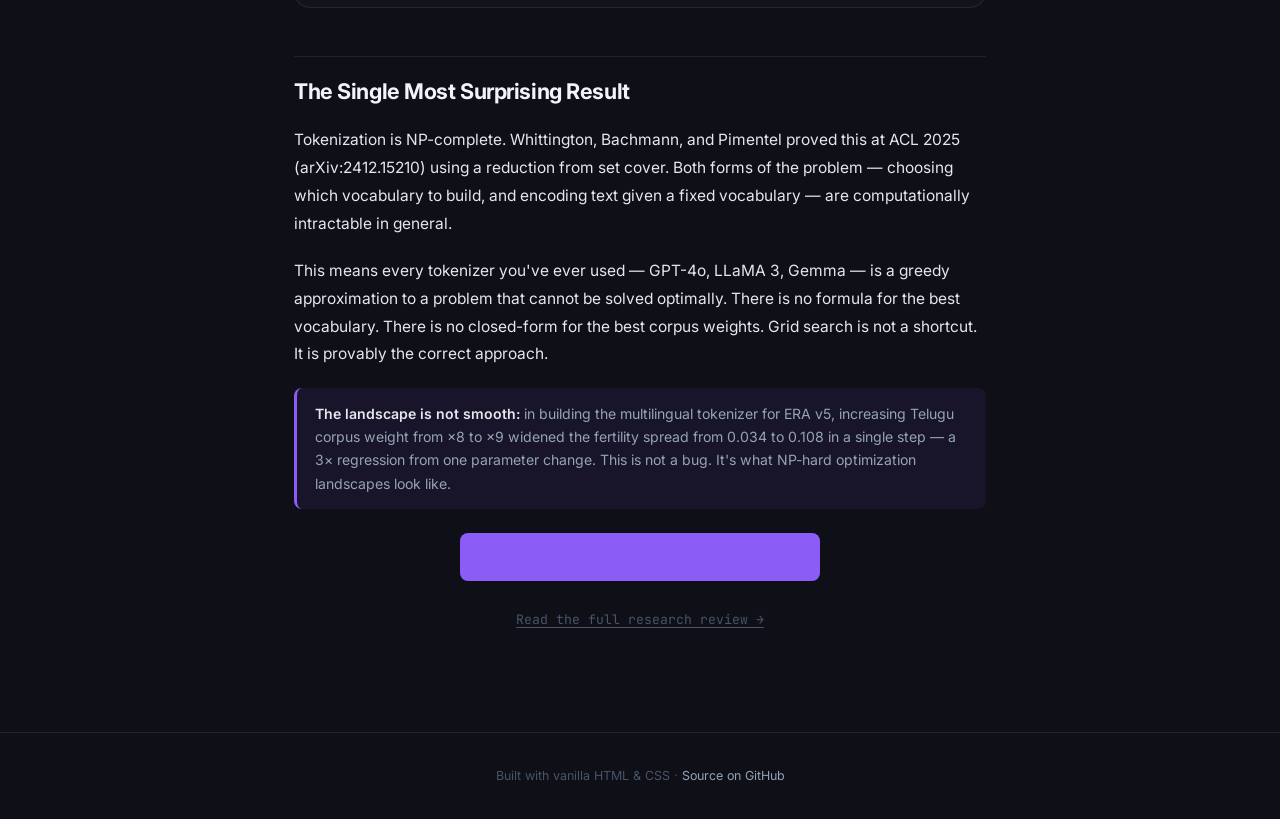
<file: posts/tokenizers-explained-visually.html>
<!DOCTYPE html>
<html lang="en">
<head>
  <meta charset="UTF-8" />
  <meta name="viewport" content="width=device-width, initial-scale=1.0" />
  <title>Tokenizers, Explained Visually · Harsha Raju</title>
  <meta name="description" content="Animations and interactive demos that make tokenizer architecture obvious — BPE merges live, the token tax measured, byte-level patching visualised." />
  <meta property="og:title" content="Tokenizers, Explained Visually" />
  <meta property="og:description" content="Watch BPE merge tokens in real time, see the token tax across six languages, and understand byte-level patching without equations." />
  <meta property="og:url" content="https://harshvardhanraju.github.io/posts/tokenizers-explained-visually.html" />
  <link rel="preconnect" href="https://fonts.googleapis.com" />
  <link rel="preconnect" href="https://fonts.gstatic.com" crossorigin />
  <link href="https://fonts.googleapis.com/css2?family=Inter:wght@300;400;500;600;700;800&family=JetBrains+Mono:wght@400;500&display=swap" rel="stylesheet" />
  <link rel="stylesheet" href="../assets/css/style.css" />

  <style>
    /* ── Visual article extras ── */
    .vis-section {
      margin: 3rem 0;
      padding: 2rem;
      background: rgba(255,255,255,0.02);
      border: 1px solid rgba(255,255,255,0.08);
      border-radius: 16px;
    }
    .vis-title {
      font-size: 0.65rem;
      font-family: var(--mono);
      font-weight: 600;
      letter-spacing: 0.12em;
      text-transform: uppercase;
      color: var(--accent);
      margin-bottom: 1rem;
    }
    .vis-caption {
      font-size: 0.8rem;
      color: var(--text3);
      font-family: var(--mono);
      margin-top: 0.8rem;
      text-align: center;
    }

    /* ── BPE Merge Animation ── */
    .bpe-arena {
      display: flex;
      flex-direction: column;
      gap: 0.6rem;
      min-height: 120px;
    }
    .bpe-row {
      display: flex;
      flex-wrap: wrap;
      gap: 0.3rem;
      align-items: center;
      min-height: 36px;
    }
    .tok {
      font-family: var(--mono);
      font-size: 0.78rem;
      padding: 0.25rem 0.55rem;
      border-radius: 6px;
      border: 1px solid rgba(255,255,255,0.12);
      background: rgba(255,255,255,0.05);
      color: var(--text2);
      transition: all 0.35s cubic-bezier(0.4,0,0.2,1);
      white-space: nowrap;
    }
    .tok.merged {
      background: rgba(139,92,246,0.2);
      border-color: rgba(139,92,246,0.5);
      color: #c4b5fd;
      transform: scale(1.06);
    }
    .tok.new-tok {
      background: rgba(16,185,129,0.2);
      border-color: rgba(16,185,129,0.5);
      color: #6ee7b7;
      animation: popIn 0.35s cubic-bezier(0.34,1.56,0.64,1) both;
    }
    @keyframes popIn {
      from { transform: scale(0.6); opacity: 0; }
      to   { transform: scale(1);   opacity: 1; }
    }
    .bpe-controls {
      display: flex;
      align-items: center;
      gap: 1rem;
      margin-top: 1rem;
    }
    .bpe-btn {
      font-family: var(--mono);
      font-size: 0.78rem;
      font-weight: 600;
      padding: 0.4rem 1rem;
      border-radius: 6px;
      border: 1px solid rgba(139,92,246,0.4);
      background: rgba(139,92,246,0.1);
      color: #a78bfa;
      cursor: pointer;
      transition: all 0.15s;
    }
    .bpe-btn:hover { background: rgba(139,92,246,0.25); }
    .bpe-btn:disabled { opacity: 0.35; cursor: not-allowed; }
    .bpe-status {
      font-family: var(--mono);
      font-size: 0.75rem;
      color: var(--text3);
    }
    .merge-label {
      font-family: var(--mono);
      font-size: 0.7rem;
      color: var(--accent2);
      margin-bottom: 0.3rem;
    }

    /* ── Algorithm Compare ── */
    .algo-grid {
      display: grid;
      grid-template-columns: repeat(3, 1fr);
      gap: 1rem;
    }
    @media (max-width: 600px) { .algo-grid { grid-template-columns: 1fr; } }
    .algo-card {
      background: rgba(255,255,255,0.03);
      border: 1px solid rgba(255,255,255,0.08);
      border-radius: 12px;
      padding: 1.2rem;
    }
    .algo-card-title {
      font-size: 0.82rem;
      font-weight: 700;
      color: var(--text);
      margin-bottom: 0.3rem;
    }
    .algo-card-sub {
      font-size: 0.7rem;
      font-family: var(--mono);
      color: var(--text3);
      margin-bottom: 1rem;
    }
    .algo-step {
      display: flex;
      align-items: flex-start;
      gap: 0.6rem;
      margin-bottom: 0.55rem;
    }
    .algo-step-num {
      flex-shrink: 0;
      width: 18px; height: 18px;
      border-radius: 50%;
      background: rgba(139,92,246,0.15);
      border: 1px solid rgba(139,92,246,0.3);
      font-size: 0.6rem;
      font-family: var(--mono);
      font-weight: 700;
      color: var(--accent);
      display: flex; align-items: center; justify-content: center;
    }
    .algo-step-text { font-size: 0.78rem; color: var(--text2); line-height: 1.55; }
    .algo-formula {
      margin-top: 0.8rem;
      padding: 0.5rem 0.7rem;
      background: rgba(0,0,0,0.3);
      border-radius: 6px;
      font-family: var(--mono);
      font-size: 0.7rem;
      color: var(--accent2);
      text-align: center;
    }

    /* ── Vocab Bar Chart ── */
    .vbar-chart {
      display: flex;
      flex-direction: column;
      gap: 0.8rem;
    }
    .vbar-row {
      display: flex;
      align-items: center;
      gap: 0.75rem;
    }
    .vbar-label {
      font-family: var(--mono);
      font-size: 0.7rem;
      color: var(--text3);
      width: 120px;
      flex-shrink: 0;
      text-align: right;
    }
    .vbar-track {
      flex: 1;
      height: 26px;
      background: rgba(255,255,255,0.04);
      border-radius: 6px;
      overflow: hidden;
      position: relative;
    }
    .vbar-fill {
      height: 100%;
      border-radius: 6px;
      width: 0;
      transition: width 1.2s cubic-bezier(0.4,0,0.2,1);
      display: flex;
      align-items: center;
      padding-left: 0.6rem;
    }
    .vbar-val {
      font-family: var(--mono);
      font-size: 0.68rem;
      font-weight: 700;
      color: rgba(255,255,255,0.9);
      white-space: nowrap;
    }

    /* ── Token Tax ── */
    .tax-table { display: flex; flex-direction: column; gap: 1.1rem; }
    .tax-row { display: flex; flex-direction: column; gap: 0.4rem; }
    .tax-lang {
      display: flex;
      align-items: center;
      justify-content: space-between;
    }
    .tax-lang-name {
      font-size: 0.82rem;
      font-weight: 600;
      color: var(--text);
      display: flex;
      align-items: center;
      gap: 0.5rem;
    }
    .tax-multiplier {
      font-family: var(--mono);
      font-size: 0.75rem;
      font-weight: 700;
      padding: 0.1rem 0.45rem;
      border-radius: 4px;
    }
    .tax-mult-ok  { background: rgba(16,185,129,0.15); color: #6ee7b7; }
    .tax-mult-mid { background: rgba(245,158,11,0.15); color: #fcd34d; }
    .tax-mult-bad { background: rgba(239,68,68,0.15);  color: #fca5a5; }
    .tax-tokens {
      display: flex;
      flex-wrap: wrap;
      gap: 3px;
    }
    .tax-tok {
      height: 22px;
      border-radius: 4px;
      font-family: var(--mono);
      font-size: 0.65rem;
      padding: 0 0.4rem;
      display: flex;
      align-items: center;
      white-space: nowrap;
      opacity: 0;
      transform: translateY(4px);
      transition: opacity 0.2s, transform 0.2s;
    }
    .tax-tok.visible { opacity: 1; transform: none; }

    /* ── BLT Entropy Patching ── */
    .entropy-viz {
      position: relative;
      overflow: hidden;
    }
    .bytes-row {
      display: flex;
      gap: 2px;
      flex-wrap: nowrap;
      overflow-x: auto;
      padding-bottom: 0.5rem;
    }
    .byte-cell {
      display: flex;
      flex-direction: column;
      align-items: center;
      gap: 2px;
      flex-shrink: 0;
    }
    .byte-bar-wrap {
      width: 22px;
      height: 60px;
      display: flex;
      align-items: flex-end;
      background: rgba(255,255,255,0.03);
      border-radius: 3px 3px 0 0;
    }
    .byte-bar {
      width: 100%;
      border-radius: 3px 3px 0 0;
      transition: height 0.8s cubic-bezier(0.4,0,0.2,1);
    }
    .byte-char {
      font-family: var(--mono);
      font-size: 0.6rem;
      color: var(--text3);
      text-align: center;
    }
    .patch-overlay {
      display: flex;
      gap: 2px;
      margin-top: 0.5rem;
    }
    .patch-block {
      height: 20px;
      border-radius: 4px;
      display: flex;
      align-items: center;
      justify-content: center;
      font-family: var(--mono);
      font-size: 0.6rem;
      font-weight: 700;
      color: rgba(255,255,255,0.85);
      flex-shrink: 0;
    }
    .entropy-legend {
      display: flex;
      gap: 1.2rem;
      margin-top: 0.8rem;
      flex-wrap: wrap;
    }
    .entropy-legend-item {
      display: flex;
      align-items: center;
      gap: 0.4rem;
      font-size: 0.72rem;
      color: var(--text3);
    }
    .legend-dot {
      width: 10px; height: 10px;
      border-radius: 2px;
    }

    /* ── Arithmetic Split ── */
    .arith-grid {
      display: grid;
      grid-template-columns: 1fr 1fr;
      gap: 1rem;
    }
    @media (max-width: 500px) { .arith-grid { grid-template-columns: 1fr; } }
    .arith-card {
      background: rgba(255,255,255,0.03);
      border: 1px solid rgba(255,255,255,0.08);
      border-radius: 10px;
      padding: 1rem;
    }
    .arith-model {
      font-size: 0.7rem;
      font-family: var(--mono);
      color: var(--text3);
      margin-bottom: 0.5rem;
    }
    .arith-tokens {
      display: flex;
      gap: 4px;
      flex-wrap: wrap;
    }
    .arith-tok {
      font-family: var(--mono);
      font-size: 0.85rem;
      font-weight: 700;
      padding: 0.3rem 0.6rem;
      border-radius: 6px;
      border: 1px solid;
    }
    .arith-good { background: rgba(16,185,129,0.15); border-color: rgba(16,185,129,0.4); color: #6ee7b7; }
    .arith-bad  { background: rgba(239,68,68,0.15);  border-color: rgba(239,68,68,0.4);  color: #fca5a5; }
    .arith-note {
      font-size: 0.72rem;
      color: var(--text3);
      margin-top: 0.6rem;
      line-height: 1.5;
    }

    /* ── Fertility Gauges ── */
    .gauge-grid {
      display: grid;
      grid-template-columns: repeat(4, 1fr);
      gap: 0.8rem;
    }
    @media (max-width: 500px) { .gauge-grid { grid-template-columns: repeat(2,1fr); } }
    .gauge-card {
      display: flex;
      flex-direction: column;
      align-items: center;
      gap: 0.5rem;
    }
    .gauge-svg { overflow: visible; }
    .gauge-lang {
      font-size: 0.72rem;
      font-weight: 600;
      color: var(--text2);
      text-align: center;
    }
    .gauge-val {
      font-family: var(--mono);
      font-size: 0.9rem;
      font-weight: 700;
      color: var(--accent);
      text-align: center;
    }

    /* ── Token Streaming Hero ── */
    .stream-hero {
      font-family: var(--mono);
      font-size: 0.78rem;
      color: var(--text3);
      line-height: 2.2;
      word-break: break-all;
      padding: 1rem;
      background: rgba(0,0,0,0.2);
      border-radius: 8px;
      min-height: 60px;
    }
    .stream-tok {
      display: inline-block;
      padding: 0.05rem 0.3rem;
      margin: 1px;
      border-radius: 3px;
      opacity: 0;
      animation: fadeSlideIn 0.25s ease both;
    }
    @keyframes fadeSlideIn {
      from { opacity:0; transform: translateY(4px); }
      to   { opacity:1; transform: none; }
    }

    /* ── Scroll-reveal ── */
    .reveal { opacity: 0; transform: translateY(20px); transition: opacity 0.6s ease, transform 0.6s ease; }
    .reveal.in { opacity: 1; transform: none; }
  </style>
</head>
<body>

  <nav>
    <div class="nav-inner">
      <a href="/" class="nav-brand">harsha<span>.</span>dev</a>
      <div class="nav-links">
        <a href="/">← Posts</a>
        <a href="https://github.com/harshvardhanraju" target="_blank">GitHub ↗</a>
      </div>
    </div>
  </nav>

  <div class="post-wrap">

    <header class="post-header">
      <div class="post-tags">
        <span class="tag tag-ml">NLP</span>
        <span class="tag tag-viz">Visual Guide</span>
        <span class="tag tag-era">2026</span>
      </div>
      <h1 class="post-heading">Tokenizers, Explained Visually</h1>
      <div class="post-header-meta">
        <span>📅 16 Jul 2026</span>
        <span>⏱ 12 min read</span>
        <span><a href="posts/tokenizer-landscape-2026.html">Full research article ↗</a></span>
      </div>
      <p class="post-lede">
        Every large language model starts with a step nobody draws: converting text into token IDs.
        That step determines cost, fairness, and whether the model can do arithmetic at all.
        Here's the full picture — with live animations, not equations.
      </p>
    </header>

    <div class="prose">

      <!-- ═══════════════════════════════════════════
           VIS 1: Live BPE Merge
      ════════════════════════════════════════════ -->
      <h2>Watch BPE Learn</h2>
      <p>
        Byte Pair Encoding starts from individual characters and iteratively merges the most frequent adjacent pair.
        Step through the classic example below — each click performs one merge operation.
      </p>

      <div class="vis-section reveal">
        <div class="vis-title">Interactive — BPE Merge Steps</div>
        <div id="merge-label" class="merge-label">Starting vocabulary: individual characters</div>
        <div class="bpe-arena" id="bpe-arena"></div>
        <div class="bpe-controls">
          <button class="bpe-btn" id="bpe-step">Next Merge →</button>
          <button class="bpe-btn" id="bpe-reset">Reset</button>
          <span class="bpe-status" id="bpe-status">Step 0 / 8</span>
        </div>
        <p class="vis-caption">Text: "low lower newest widest" — the textbook BPE example (Sennrich et al. 2016)</p>
      </div>

      <p>
        Notice how each step collapses one frequent pair into a new token. By step 4, <code>l·o·w</code> is a
        single unit. By step 8, <code>low·er</code> is one token because it appeared multiple times in the corpus.
        The algorithm never looks ahead — it greedily takes the highest-frequency pair at each step.
        That greedy choice is, it turns out, optimal BPE is NP-complete, so greedy is all we have.
      </p>

      <!-- ═══════════════════════════════════════════
           VIS 2: Algorithm Comparison
      ════════════════════════════════════════════ -->
      <h2>Three Algorithms, Three Philosophies</h2>

      <div class="vis-section reveal">
        <div class="vis-title">Side-by-Side — BPE vs WordPiece vs Unigram LM</div>
        <div class="algo-grid">

          <div class="algo-card">
            <div class="algo-card-title">BPE</div>
            <div class="algo-card-sub">GPT-4o · LLaMA 3 · Qwen · DeepSeek</div>
            <div class="algo-step">
              <div class="algo-step-num">1</div>
              <div class="algo-step-text">Start with every character as its own token</div>
            </div>
            <div class="algo-step">
              <div class="algo-step-num">2</div>
              <div class="algo-step-text">Count every adjacent pair across all training text</div>
            </div>
            <div class="algo-step">
              <div class="algo-step-num">3</div>
              <div class="algo-step-text">Merge the <strong>most frequent</strong> pair into a new token</div>
            </div>
            <div class="algo-step">
              <div class="algo-step-num">4</div>
              <div class="algo-step-text">Repeat until vocab size is reached</div>
            </div>
            <div class="algo-formula">merge = argmax freq(pair)</div>
          </div>

          <div class="algo-card">
            <div class="algo-card-title">WordPiece</div>
            <div class="algo-card-sub">BERT · DistilBERT · older Google</div>
            <div class="algo-step">
              <div class="algo-step-num">1</div>
              <div class="algo-step-text">Start with every character as its own token</div>
            </div>
            <div class="algo-step">
              <div class="algo-step-num">2</div>
              <div class="algo-step-text">Count how often pairs appear <em>relative to chance</em></div>
            </div>
            <div class="algo-step">
              <div class="algo-step-num">3</div>
              <div class="algo-step-text">Merge the pair with highest <strong>pointwise mutual information</strong></div>
            </div>
            <div class="algo-step">
              <div class="algo-step-num">4</div>
              <div class="algo-step-text">Repeat until vocab size is reached</div>
            </div>
            <div class="algo-formula">score = freq(AB) / (freq(A)·freq(B))</div>
          </div>

          <div class="algo-card">
            <div class="algo-card-title">Unigram LM</div>
            <div class="algo-card-sub">Gemma · Gemini · T5 · LLaMA 1/2</div>
            <div class="algo-step">
              <div class="algo-step-num">1</div>
              <div class="algo-step-text">Start with a <em>huge</em> over-complete vocabulary</div>
            </div>
            <div class="algo-step">
              <div class="algo-step-num">2</div>
              <div class="algo-step-text">Score each token by its log-probability in a unigram LM</div>
            </div>
            <div class="algo-step">
              <div class="algo-step-num">3</div>
              <div class="algo-step-text"><strong>Remove</strong> the token whose removal hurts likelihood least</div>
            </div>
            <div class="algo-step">
              <div class="algo-step-num">4</div>
              <div class="algo-step-text">Repeat until vocab size is reached</div>
            </div>
            <div class="algo-formula">remove = argmin ΔlogP(corpus)</div>
          </div>

        </div>
        <p class="vis-caption">BPE and WordPiece build up from characters. Unigram LM prunes down from a large set.</p>
      </div>

      <!-- ═══════════════════════════════════════════
           VIS 3: Vocabulary Race
      ════════════════════════════════════════════ -->
      <h2>The Vocabulary Size Race</h2>
      <p>
        Every major lab expanded their vocabulary in 2024–2025. More tokens = better compression = fewer tokens per sentence = faster inference.
        The tradeoff: embedding tables grow linearly with vocabulary size.
        At 4096 embedding dimensions, going from 32K to 256K tokens adds about 1B parameters before any transformer layer.
      </p>

      <div class="vis-section reveal" id="vbar-section">
        <div class="vis-title">Vocabulary Size by Model (scroll to animate)</div>
        <div class="vbar-chart">
          <div class="vbar-row">
            <div class="vbar-label">GPT-2 · 2019</div>
            <div class="vbar-track">
              <div class="vbar-fill" data-pct="19.6" style="background: linear-gradient(90deg,#475569,#64748b);">
                <span class="vbar-val">50K</span>
              </div>
            </div>
          </div>
          <div class="vbar-row">
            <div class="vbar-label">BERT · 2019</div>
            <div class="vbar-track">
              <div class="vbar-fill" data-pct="11.9" style="background: linear-gradient(90deg,#475569,#64748b);">
                <span class="vbar-val">30K</span>
              </div>
            </div>
          </div>
          <div class="vbar-row">
            <div class="vbar-label">LLaMA 2 · 2023</div>
            <div class="vbar-track">
              <div class="vbar-fill" data-pct="12.5" style="background: linear-gradient(90deg,#4338ca,#6366f1);">
                <span class="vbar-val">32K</span>
              </div>
            </div>
          </div>
          <div class="vbar-row">
            <div class="vbar-label">GPT-4 · 2023</div>
            <div class="vbar-track">
              <div class="vbar-fill" data-pct="39.1" style="background: linear-gradient(90deg,#7c3aed,#8b5cf6);">
                <span class="vbar-val">100K</span>
              </div>
            </div>
          </div>
          <div class="vbar-row">
            <div class="vbar-label">LLaMA 3 · 2024</div>
            <div class="vbar-track">
              <div class="vbar-fill" data-pct="50" style="background: linear-gradient(90deg,#7c3aed,#a78bfa);">
                <span class="vbar-val">128K</span>
              </div>
            </div>
          </div>
          <div class="vbar-row">
            <div class="vbar-label">Qwen 2/3 · 2024</div>
            <div class="vbar-track">
              <div class="vbar-fill" data-pct="59.4" style="background: linear-gradient(90deg,#0891b2,#06b6d4);">
                <span class="vbar-val">152K</span>
              </div>
            </div>
          </div>
          <div class="vbar-row">
            <div class="vbar-label">GPT-4o · 2024</div>
            <div class="vbar-track">
              <div class="vbar-fill" data-pct="78.1" style="background: linear-gradient(90deg,#0891b2,#22d3ee);">
                <span class="vbar-val">200K</span>
              </div>
            </div>
          </div>
          <div class="vbar-row">
            <div class="vbar-label">Gemma/Gemini</div>
            <div class="vbar-track">
              <div class="vbar-fill" data-pct="100" style="background: linear-gradient(90deg,#059669,#10b981);">
                <span class="vbar-val">256K ← largest</span>
              </div>
            </div>
          </div>
        </div>
        <p class="vis-caption">Bar widths are proportional to vocabulary size. Gemini's 256K = 5× more tokens than BERT.</p>
      </div>

      <!-- ═══════════════════════════════════════════
           VIS 4: Token Tax
      ════════════════════════════════════════════ -->
      <h2>The Token Tax — Same Meaning, Different Cost</h2>
      <p>
        The phrase "I love India" (or its equivalent) tokenizes into very different numbers of tokens
        depending on the language. With GPT-4's cl100k_base tokenizer, Arabic text costs 3.3× more
        per word than English. Every non-English user pays a silent tax on every API call.
      </p>

      <div class="vis-section reveal" id="tax-section">
        <div class="vis-title">Token Tax — GPT-4 cl100k_base (click a language to reveal)</div>
        <div class="tax-table" id="tax-table"></div>
        <p class="vis-caption">
          Colors represent different tokens. More boxes = more tokens = higher compute cost and API bill.
        </p>
      </div>

      <p>
        The 4o upgrade (o200k_base, 200K vocabulary) improved CJK by ~40%. But Arabic, Bengali, and Tamil
        remain penalized. The vocabulary budget went wherever the training data was most concentrated — which was English.
      </p>

      <!-- ═══════════════════════════════════════════
           VIS 5: Fertility Gauges
      ════════════════════════════════════════════ -->
      <h2>Fertility — Measuring Tokenizer Fairness</h2>
      <p>
        Fertility = tokens produced ÷ meaningful units in the original text. A perfect tokenizer would
        score 1.0 for every language. The multilingual BPE tokenizer I built for ERA v5 coursework
        achieves between 1.258 and 1.291 — a spread of just 0.034 across four scripts.
      </p>

      <div class="vis-section reveal" id="gauge-section">
        <div class="vis-title">Fertility Scores — ERA v5 Multilingual Tokenizer (10K vocab)</div>
        <div class="gauge-grid" id="gauge-grid"></div>
        <p class="vis-caption">Lower fertility = better compression. The spread (max − min) = 0.034 determines the score.</p>
      </div>

      <div class="box box-insight">
        <strong>What the spread means concretely:</strong> for every 100 meaningful units of text, the worst-served
        language (Telugu, 1.291) produces only 3.4 more tokens than the best-served language (Bengali, 1.258).
        The reference solution has a spread of 0.154 — 15.4 extra tokens per 100 units. We're 4.3× more equitable.
      </div>

      <!-- ═══════════════════════════════════════════
           VIS 6: BLT Entropy Patching
      ════════════════════════════════════════════ -->
      <h2>How BLT Works — Entropy-Based Dynamic Patching</h2>
      <p>
        Meta's Byte Latent Transformer (ACL 2025) is the first byte-level model to match tokenized LLMs
        at fixed compute. The key insight: allocate more compute where text is <em>complex</em> (high entropy),
        and use long, cheap patches where text is <em>predictable</em>.
      </p>

      <div class="vis-section reveal" id="blt-section">
        <div class="vis-title">BLT vs BPE — Dynamic vs Fixed Tokenization</div>

        <p style="font-size:0.82rem;color:var(--text2);margin-bottom:1rem;">
          Bar height = byte-level entropy (how uncertain the model is about the next byte).
          BLT places patch boundaries at entropy peaks. BPE cuts at fixed vocabulary-learned positions regardless of difficulty.
        </p>

        <div id="blt-viz"></div>

        <div class="entropy-legend">
          <div class="entropy-legend-item">
            <div class="legend-dot" style="background:#8b5cf6"></div>
            <span>High entropy (complex — short patch, more compute)</span>
          </div>
          <div class="entropy-legend-item">
            <div class="legend-dot" style="background:#06b6d4"></div>
            <span>Medium entropy</span>
          </div>
          <div class="entropy-legend-item">
            <div class="legend-dot" style="background:#10b981"></div>
            <span>Low entropy (predictable — long patch, less compute)</span>
          </div>
        </div>
        <p class="vis-caption">Result: 8B params / 4T bytes — matches tokenized LLM performance at fixed FLOP cost (Meta AI, ACL 2025)</p>
      </div>

      <!-- ═══════════════════════════════════════════
           VIS 7: Arithmetic Failure
      ════════════════════════════════════════════ -->
      <h2>Why LLMs Fail at Arithmetic</h2>
      <p>
        The number 12345 doesn't have a consistent token representation. Depending on what surrounds it,
        it could split three different ways. The model never "sees" digits — it sees opaque numeric blobs.
        There's no place-value structure a neural network could learn arithmetic from.
      </p>

      <div class="vis-section reveal">
        <div class="vis-title">How "12345" Tokenizes — Inconsistency Visualized</div>
        <div class="arith-grid">
          <div class="arith-card">
            <div class="arith-model">GPT-4o · o200k_base · in context A</div>
            <div class="arith-tokens">
              <span class="arith-tok arith-bad">123</span>
              <span class="arith-tok arith-bad">45</span>
            </div>
            <div class="arith-note">2 tokens. No digit structure. Model cannot learn that "1" is in the ten-thousands place.</div>
          </div>
          <div class="arith-card">
            <div class="arith-model">GPT-4o · o200k_base · in context B</div>
            <div class="arith-tokens">
              <span class="arith-tok arith-bad">12</span>
              <span class="arith-tok arith-bad">345</span>
            </div>
            <div class="arith-note">Same number, different split. The model sees a completely different representation.</div>
          </div>
          <div class="arith-card">
            <div class="arith-model">Gemma · split-digit tokenizer</div>
            <div class="arith-tokens">
              <span class="arith-tok arith-good">1</span>
              <span class="arith-tok arith-good">2</span>
              <span class="arith-tok arith-good">3</span>
              <span class="arith-tok arith-good">4</span>
              <span class="arith-tok arith-good">5</span>
            </div>
            <div class="arith-note">Always 5 tokens. Consistent place-value structure. Model can learn arithmetic.</div>
          </div>
          <div class="arith-card">
            <div class="arith-model">Production workaround (everyone else)</div>
            <div class="arith-tokens">
              <span class="arith-tok" style="background:rgba(245,158,11,0.15);border:1px solid rgba(245,158,11,0.4);color:#fcd34d;">Python</span>
              <span class="arith-tok" style="background:rgba(245,158,11,0.15);border:1px solid rgba(245,158,11,0.4);color:#fcd34d;">eval()</span>
            </div>
            <div class="arith-note">Route arithmetic to a code interpreter. Don't ask the LLM to do digit-level computation.</div>
          </div>
        </div>
        <p class="vis-caption">"Say Anything but This" (arXiv 2601.14658) proved arithmetic failures are systematic, not random — caused by tokenizer inconsistency.</p>
      </div>

      <!-- ═══════════════════════════════════════════
           VIS 8: Byte-level comparison
      ════════════════════════════════════════════ -->
      <h2>The Byte-Level Model Family</h2>

      <div class="vis-section reveal">
        <div class="vis-title">Evolution of Byte-Level Architectures</div>
        <div style="display:flex;flex-direction:column;gap:0.8rem;">

          <div style="display:grid;grid-template-columns:100px 1fr;gap:1rem;align-items:start;">
            <div style="font-family:var(--mono);font-size:0.7rem;color:var(--text3);padding-top:0.2rem;">ByT5 · 2022</div>
            <div>
              <div style="height:8px;background:rgba(239,68,68,0.3);border-radius:4px;margin-bottom:0.3rem;position:relative;">
                <div style="position:absolute;right:0.5rem;top:50%;transform:translateY(-50%);font-size:0.6rem;font-family:var(--mono);color:#fca5a5;">Sequence length: 6×</div>
              </div>
              <div style="font-size:0.75rem;color:var(--text3);">Baseline. Raw UTF-8 bytes. Works, but slow due to long sequences.</div>
            </div>
          </div>

          <div style="display:grid;grid-template-columns:100px 1fr;gap:1rem;align-items:start;">
            <div style="font-family:var(--mono);font-size:0.7rem;color:var(--text3);padding-top:0.2rem;">MrT5 · 2025</div>
            <div>
              <div style="height:8px;background:rgba(245,158,11,0.3);border-radius:4px;margin-bottom:0.3rem;position:relative;">
                <div style="position:absolute;right:0.5rem;top:50%;transform:translateY(-50%);font-size:0.6rem;font-family:var(--mono);color:#fcd34d;">Sequence length: 1.2× (after deletion)</div>
              </div>
              <div style="font-size:0.75rem;color:var(--text3);">Learned delete gate removes 80% of tokens mid-encoder. Byte input, token-level cost.</div>
            </div>
          </div>

          <div style="display:grid;grid-template-columns:100px 1fr;gap:1rem;align-items:start;">
            <div style="font-family:var(--mono);font-size:0.7rem;color:var(--text3);padding-top:0.2rem;">BLT · 2025</div>
            <div>
              <div style="height:8px;background:rgba(16,185,129,0.4);border-radius:4px;margin-bottom:0.3rem;position:relative;">
                <div style="position:absolute;right:0.5rem;top:50%;transform:translateY(-50%);font-size:0.6rem;font-family:var(--mono);color:#6ee7b7;">Dynamic: 1.0–3.0× (content-dependent)</div>
              </div>
              <div style="font-size:0.75rem;color:var(--text3);">Entropy-based patching. Hard text gets short patches; easy text gets long ones. <strong>Matches tokenized LLMs at 8B / 4T bytes.</strong></div>
            </div>
          </div>

          <div style="display:grid;grid-template-columns:100px 1fr;gap:1rem;align-items:start;">
            <div style="font-family:var(--mono);font-size:0.7rem;color:var(--text3);padding-top:0.2rem;">Tokenized LLM</div>
            <div>
              <div style="height:8px;background:rgba(139,92,246,0.3);border-radius:4px;margin-bottom:0.3rem;position:relative;">
                <div style="position:absolute;right:0.5rem;top:50%;transform:translateY(-50%);font-size:0.6rem;font-family:var(--mono);color:#c4b5fd;">Sequence length: 1.0× (baseline)</div>
              </div>
              <div style="font-size:0.75rem;color:var(--text3);">Current production. BLT now matches this at fixed compute. BoundlessBPE adds 15% better compression by merging across word boundaries.</div>
            </div>
          </div>
        </div>
        <p class="vis-caption">MrT5 (ICLR 2025) and BLT (ACL 2025) are the two credible paths to production byte-level models.</p>
      </div>

      <!-- ═══════════════════════════════════════════
           Takeaway
      ════════════════════════════════════════════ -->
      <h2>The Single Most Surprising Result</h2>

      <p>
        Tokenization is NP-complete. Whittington, Bachmann, and Pimentel proved this at ACL 2025 (arXiv:2412.15210)
        using a reduction from set cover. Both forms of the problem — choosing which vocabulary to build,
        and encoding text given a fixed vocabulary — are computationally intractable in general.
      </p>

      <p>
        This means every tokenizer you've ever used — GPT-4o, LLaMA 3, Gemma — is a greedy approximation
        to a problem that cannot be solved optimally. There is no formula for the best vocabulary.
        There is no closed-form for the best corpus weights. Grid search is not a shortcut.
        It is provably the correct approach.
      </p>

      <div class="box box-claim">
        <strong>The landscape is not smooth:</strong> in building the multilingual tokenizer for ERA v5,
        increasing Telugu corpus weight from ×8 to ×9 widened the fertility spread from 0.034 to 0.108
        in a single step — a 3× regression from one parameter change. This is not a bug.
        It's what NP-hard optimization landscapes look like.
      </div>

      <div class="demo-btn-wrap">
        <a href="https://harsha-erav5-s2.netlify.app" target="_blank" class="demo-btn">
          <span class="demo-btn-icon">⚡</span>
          Try the Live Multilingual BPE Tokenizer →
        </a>
      </div>

      <p style="text-align:center;margin-top:1rem;">
        <a href="tokenizer-landscape-2026.html" style="color:var(--text3);font-size:0.82rem;font-family:var(--mono);">
          Read the full research review →
        </a>
      </p>

    </div><!-- .prose -->
  </div><!-- .post-wrap -->

  <footer>
    <div class="footer-inner">
      <p>Built with vanilla HTML &amp; CSS · <a href="https://github.com/harshvardhanraju/harshvardhanraju.github.io" target="_blank">Source on GitHub</a></p>
    </div>
  </footer>

<script>
/* ═══════════════════════════════════════════
   BPE MERGE ANIMATION
════════════════════════════════════════════ */
const BPE_STEPS = [
  {
    label: "Starting vocabulary: individual characters",
    rows: [
      ["l","o","w","·","l","o","w","e","r","·","n","e","w","e","s","t","·","w","i","d","e","s","t"],
    ],
    highlight: [],
  },
  {
    label: "Merge 1: 'e' + 's' → 'es'  (appears in newest, widest)",
    rows: [
      ["l","o","w","·","l","o","w","e","r","·","n","e","w","es","t","·","w","i","d","es","t"],
    ],
    highlight: ["es"],
  },
  {
    label: "Merge 2: 'es' + 't' → 'est'",
    rows: [
      ["l","o","w","·","l","o","w","e","r","·","n","e","w","est","·","w","i","d","est"],
    ],
    highlight: ["est"],
  },
  {
    label: "Merge 3: 'l' + 'o' → 'lo'",
    rows: [
      ["lo","w","·","lo","w","e","r","·","n","e","w","est","·","w","i","d","est"],
    ],
    highlight: ["lo"],
  },
  {
    label: "Merge 4: 'lo' + 'w' → 'low'",
    rows: [
      ["low","·","low","e","r","·","n","e","w","est","·","w","i","d","est"],
    ],
    highlight: ["low"],
  },
  {
    label: "Merge 5: 'n' + 'e' → 'ne'",
    rows: [
      ["low","·","low","e","r","·","ne","w","est","·","w","i","d","est"],
    ],
    highlight: ["ne"],
  },
  {
    label: "Merge 6: 'ne' + 'w' → 'new'",
    rows: [
      ["low","·","low","e","r","·","new","est","·","w","i","d","est"],
    ],
    highlight: ["new"],
  },
  {
    label: "Merge 7: 'low' + 'e' → 'lowe'",
    rows: [
      ["low","·","lowe","r","·","new","est","·","w","i","d","est"],
    ],
    highlight: ["lowe"],
  },
  {
    label: "Merge 8: 'lowe' + 'r' → 'lower'",
    rows: [
      ["low","·","lower","·","new","est","·","w","i","d","est"],
    ],
    highlight: ["lower"],
  },
];

let bpeStep = 0;
const arena = document.getElementById("bpe-arena");
const statusEl = document.getElementById("bpe-status");
const labelEl = document.getElementById("merge-label");

function renderBPE(step) {
  const s = BPE_STEPS[step];
  labelEl.textContent = s.label;
  arena.innerHTML = "";
  s.rows.forEach(row => {
    const rowEl = document.createElement("div");
    rowEl.className = "bpe-row";
    row.forEach(tok => {
      const el = document.createElement("span");
      el.className = "tok";
      if (tok === "·") {
        el.style.background = "none";
        el.style.border = "none";
        el.style.color = "var(--text3)";
        el.textContent = "│";
      } else {
        el.textContent = tok;
        if (s.highlight.includes(tok)) {
          el.className = "tok new-tok";
        }
      }
      rowEl.appendChild(el);
    });
    arena.appendChild(rowEl);
  });
  statusEl.textContent = `Step ${step} / ${BPE_STEPS.length - 1}`;
  document.getElementById("bpe-step").disabled = step >= BPE_STEPS.length - 1;
}

document.getElementById("bpe-step").addEventListener("click", () => {
  if (bpeStep < BPE_STEPS.length - 1) { bpeStep++; renderBPE(bpeStep); }
});
document.getElementById("bpe-reset").addEventListener("click", () => {
  bpeStep = 0; renderBPE(0);
});
renderBPE(0);

/* ═══════════════════════════════════════════
   SCROLL-TRIGGERED VOCABULARY BARS
════════════════════════════════════════════ */
function animateVbars() {
  document.querySelectorAll(".vbar-fill").forEach(el => {
    el.style.width = el.dataset.pct + "%";
  });
}

/* ═══════════════════════════════════════════
   TOKEN TAX VISUALIZATION
════════════════════════════════════════════ */
const TAX_LANGS = [
  {
    name: "English", flag: "🇺🇸", mult: "1.0×", multClass: "tax-mult-ok",
    phrase: "I love India",
    tokens: [
      { text: "▁I",      color: "#7c3aed" },
      { text: "▁love",   color: "#2563eb" },
      { text: "▁India",  color: "#059669" },
    ],
  },
  {
    name: "Spanish", flag: "🇪🇸", mult: "1.55×", multClass: "tax-mult-mid",
    phrase: "Me encanta India",
    tokens: [
      { text: "▁Me",      color: "#7c3aed" },
      { text: "▁en",      color: "#2563eb" },
      { text: "cant",     color: "#0891b2" },
      { text: "a",        color: "#d97706" },
      { text: "▁India",   color: "#059669" },
    ],
  },
  {
    name: "Hindi", flag: "🇮🇳", mult: "2.1×", multClass: "tax-mult-bad",
    phrase: "मुझे भारत से प्यार है",
    tokens: [
      { text: "▁म", color: "#7c3aed" },
      { text: "ु",  color: "#4f46e5" },
      { text: "झे", color: "#2563eb" },
      { text: "▁भ", color: "#0891b2" },
      { text: "ार", color: "#0e7490" },
      { text: "त",  color: "#047857" },
      { text: "▁स", color: "#059669" },
      { text: "े",  color: "#d97706" },
      { text: "▁प", color: "#b45309" },
      { text: "्",  color: "#92400e" },
      { text: "य",  color: "#991b1b" },
      { text: "ार", color: "#7c3aed" },
      { text: "▁ह", color: "#4f46e5" },
      { text: "ै",  color: "#2563eb" },
    ],
  },
  {
    name: "Arabic", flag: "🇸🇦", mult: "3.3×", multClass: "tax-mult-bad",
    phrase: "أنا أحب الهند",
    tokens: [
      { text: "▁أ",  color: "#7c3aed" },
      { text: "ن",   color: "#4f46e5" },
      { text: "ا",   color: "#2563eb" },
      { text: "▁أ",  color: "#0891b2" },
      { text: "ح",   color: "#0e7490" },
      { text: "ب",   color: "#047857" },
      { text: "▁ال", color: "#059669" },
      { text: "ه",   color: "#d97706" },
      { text: "ند",  color: "#b45309" },
    ],
  },
  {
    name: "Telugu", flag: "🇮🇳", mult: "2.8×", multClass: "tax-mult-bad",
    phrase: "నాకు భారతదేశం అంటే ఇష్టం",
    tokens: [
      { text: "▁న",  color: "#7c3aed" },
      { text: "ాక",  color: "#4f46e5" },
      { text: "ు",   color: "#2563eb" },
      { text: "▁భ",  color: "#0891b2" },
      { text: "ారత", color: "#0e7490" },
      { text: "దేశ", color: "#047857" },
      { text: "ం",   color: "#059669" },
      { text: "▁అం", color: "#d97706" },
      { text: "టే",  color: "#b45309" },
      { text: "▁ఇ",  color: "#92400e" },
      { text: "ష్ట", color: "#991b1b" },
      { text: "ం",   color: "#7c3aed" },
    ],
  },
  {
    name: "Bengali", flag: "🇧🇩", mult: "2.4×", multClass: "tax-mult-bad",
    phrase: "আমি ভারতকে ভালোবাসি",
    tokens: [
      { text: "▁আ",  color: "#7c3aed" },
      { text: "মি",  color: "#4f46e5" },
      { text: "▁ভ",  color: "#2563eb" },
      { text: "ার",  color: "#0891b2" },
      { text: "তক",  color: "#0e7490" },
      { text: "ে",   color: "#047857" },
      { text: "▁ভ",  color: "#059669" },
      { text: "াল",  color: "#d97706" },
      { text: "ো",   color: "#b45309" },
      { text: "বাস", color: "#92400e" },
      { text: "ি",   color: "#991b1b" },
    ],
  },
];

const taxTable = document.getElementById("tax-table");
TAX_LANGS.forEach((lang, li) => {
  const row = document.createElement("div");
  row.className = "tax-row";
  row.innerHTML = `
    <div class="tax-lang">
      <div class="tax-lang-name">
        <span>${lang.flag}</span>
        <span>${lang.name}</span>
        <span style="font-family:var(--mono);font-size:0.7rem;color:var(--text3);">"${lang.phrase}"</span>
      </div>
      <span class="tax-multiplier ${lang.multClass}">${lang.mult} cost</span>
    </div>
    <div class="tax-tokens" id="tax-toks-${li}"></div>
  `;
  taxTable.appendChild(row);
  const toksEl = document.getElementById(`tax-toks-${li}`);
  lang.tokens.forEach((tok, ti) => {
    const el = document.createElement("span");
    el.className = "tax-tok";
    el.textContent = tok.text;
    el.style.background = tok.color + "30";
    el.style.border = `1px solid ${tok.color}60`;
    el.style.color = tok.color + "cc";
    el.style.transitionDelay = `${ti * 80}ms`;
    toksEl.appendChild(el);
  });
});

/* ═══════════════════════════════════════════
   FERTILITY GAUGES
════════════════════════════════════════════ */
const GAUGES = [
  { lang: "Bengali",  script: "বাংলা", val: 1.2576, color: "#10b981" },
  { lang: "Hindi",    script: "हिन्दी", val: 1.2636, color: "#06b6d4" },
  { lang: "English",  script: "Latin",  val: 1.2883, color: "#8b5cf6" },
  { lang: "Telugu",   script: "తెలుగు", val: 1.2911, color: "#f59e0b" },
];

const gaugeGrid = document.getElementById("gauge-grid");
GAUGES.forEach(g => {
  const minF = 1.0, maxF = 1.6;
  const angleDeg = ((g.val - minF) / (maxF - minF)) * 180 - 90;
  const r = 38, cx = 50, cy = 50;
  const startAngle = -Math.PI;
  const endAngle   = 0;
  const arcX1 = cx + r * Math.cos(startAngle);
  const arcY1 = cy + r * Math.sin(startAngle);
  const arcX2 = cx + r * Math.cos(endAngle);
  const arcY2 = cy + r * Math.sin(endAngle);
  const needleAngle = (angleDeg * Math.PI) / 180;
  const nx = cx + (r - 4) * Math.cos(needleAngle);
  const ny = cy + (r - 4) * Math.sin(needleAngle);

  const div = document.createElement("div");
  div.className = "gauge-card";
  div.innerHTML = `
    <svg class="gauge-svg" viewBox="0 0 100 60" width="120" height="72" id="gauge-${g.lang}">
      <path d="M ${arcX1} ${arcY1} A ${r} ${r} 0 0 1 ${arcX2} ${arcY2}"
        fill="none" stroke="rgba(255,255,255,0.07)" stroke-width="6" stroke-linecap="round"/>
      <path d="M ${arcX1} ${arcY1} A ${r} ${r} 0 0 1 ${arcX2} ${arcY2}"
        fill="none" stroke="${g.color}" stroke-width="6" stroke-linecap="round"
        stroke-dasharray="120" stroke-dashoffset="120" id="gauge-arc-${g.lang}"
        style="transition: stroke-dashoffset 1.2s cubic-bezier(0.4,0,0.2,1)"/>
      <line x1="${cx}" y1="${cy}" x2="${nx}" y2="${ny}"
        stroke="${g.color}" stroke-width="2.5" stroke-linecap="round"
        id="gauge-needle-${g.lang}"
        style="transform-origin: ${cx}px ${cy}px;
               transform: rotate(-180deg);
               transition: transform 1.2s cubic-bezier(0.4,0,0.2,1);"/>
      <circle cx="${cx}" cy="${cy}" r="3" fill="${g.color}"/>
      <text x="${arcX1}" y="${arcY1 + 8}" font-size="6" fill="rgba(255,255,255,0.3)" font-family="monospace" text-anchor="middle">1.0</text>
      <text x="${arcX2}" y="${arcY2 + 8}" font-size="6" fill="rgba(255,255,255,0.3)" font-family="monospace" text-anchor="middle">1.6</text>
    </svg>
    <div class="gauge-lang">${g.lang}<br><span style="font-size:0.62rem;color:var(--text3);">${g.script}</span></div>
    <div class="gauge-val" id="gauge-val-${g.lang}">—</div>
  `;
  gaugeGrid.appendChild(div);
});

function animateGauges() {
  GAUGES.forEach(g => {
    const minF = 1.0, maxF = 1.6;
    const pct = (g.val - minF) / (maxF - minF);
    const arcEl    = document.getElementById(`gauge-arc-${g.lang}`);
    const needleEl = document.getElementById(`gauge-needle-${g.lang}`);
    const valEl    = document.getElementById(`gauge-val-${g.lang}`);
    if (arcEl) {
      arcEl.style.strokeDashoffset = 120 - pct * 120;
    }
    if (needleEl) {
      const deg = pct * 180 - 180;
      needleEl.style.transform = `rotate(${deg}deg)`;
    }
    if (valEl) {
      let start = 1.0, current = 1.0;
      const step = () => {
        current = Math.min(current + (g.val - start) / 40, g.val);
        valEl.textContent = current.toFixed(4);
        if (current < g.val) requestAnimationFrame(step);
      };
      setTimeout(() => requestAnimationFrame(step), 400);
    }
  });
}

/* ═══════════════════════════════════════════
   BLT ENTROPY VISUALIZATION
════════════════════════════════════════════ */
const BLT_DATA = [
  // [char, entropy 0-1, patch-color, patch-width-cells]
  { c:"T",  e:0.15, p:"#10b981", pw:4  },
  { c:"h",  e:0.08, p:"#10b981", pw:null },
  { c:"e",  e:0.09, p:"#10b981", pw:null },
  { c:"▁",  e:0.11, p:"#10b981", pw:null },
  { c:"q",  e:0.72, p:"#8b5cf6", pw:1  },
  { c:"u",  e:0.55, p:"#06b6d4", pw:2  },
  { c:"i",  e:0.41, p:"#06b6d4", pw:null },
  { c:"c",  e:0.20, p:"#10b981", pw:3  },
  { c:"k",  e:0.18, p:"#10b981", pw:null },
  { c:"▁",  e:0.14, p:"#10b981", pw:null },
  { c:"b",  e:0.65, p:"#8b5cf6", pw:1  },
  { c:"r",  e:0.30, p:"#06b6d4", pw:2  },
  { c:"o",  e:0.22, p:"#06b6d4", pw:null },
  { c:"w",  e:0.28, p:"#10b981", pw:3  },
  { c:"n",  e:0.19, p:"#10b981", pw:null },
  { c:"▁",  e:0.12, p:"#10b981", pw:null },
  { c:"f",  e:0.58, p:"#8b5cf6", pw:1  },
  { c:"o",  e:0.45, p:"#06b6d4", pw:2  },
  { c:"x",  e:0.80, p:"#8b5cf6", pw:null },
];

function buildBLT() {
  const wrap = document.getElementById("blt-viz");
  wrap.innerHTML = "";

  // Title rows
  const bpeLabel = document.createElement("div");
  bpeLabel.style.cssText = "font-size:0.72rem;font-family:var(--mono);color:var(--text3);margin-bottom:0.4rem;";
  bpeLabel.textContent = "↑ Byte entropy — BLT places patch boundaries at peaks";
  wrap.appendChild(bpeLabel);

  // Bars row
  const bytesRow = document.createElement("div");
  bytesRow.className = "bytes-row";

  BLT_DATA.forEach(d => {
    const cell = document.createElement("div");
    cell.className = "byte-cell";
    const barWrap = document.createElement("div");
    barWrap.className = "byte-bar-wrap";
    const bar = document.createElement("div");
    bar.className = "byte-bar";
    bar.style.cssText = `height:0;background:${d.e > 0.5 ? "#8b5cf6" : d.e > 0.3 ? "#06b6d4" : "#10b981"};`;
    barWrap.appendChild(bar);
    const charEl = document.createElement("div");
    charEl.className = "byte-char";
    charEl.textContent = d.c === "▁" ? "·" : d.c;
    cell.appendChild(barWrap);
    cell.appendChild(charEl);
    bytesRow.appendChild(cell);
    setTimeout(() => { bar.style.height = (d.e * 58) + "px"; }, 200);
  });
  wrap.appendChild(bytesRow);

  // BLT Patches
  const patchLabel = document.createElement("div");
  patchLabel.style.cssText = "font-size:0.72rem;font-family:var(--mono);color:var(--text3);margin-top:0.6rem;margin-bottom:0.3rem;";
  patchLabel.textContent = "BLT dynamic patches (variable size)";
  wrap.appendChild(patchLabel);

  const patchRow = document.createElement("div");
  patchRow.className = "patch-overlay";

  const CELL_W = 24;
  const GAP = 2;
  const patches = [
    { label:"T·h·e·▁", cells:4, color:"#10b981" },
    { label:"q", cells:1, color:"#8b5cf6" },
    { label:"u·i", cells:2, color:"#06b6d4" },
    { label:"c·k·▁", cells:3, color:"#10b981" },
    { label:"b", cells:1, color:"#8b5cf6" },
    { label:"r·o", cells:2, color:"#06b6d4" },
    { label:"w·n·▁", cells:3, color:"#10b981" },
    { label:"f", cells:1, color:"#8b5cf6" },
    { label:"o·x", cells:2, color:"#06b6d4" },
  ];
  patches.forEach(p => {
    const pb = document.createElement("div");
    pb.className = "patch-block";
    pb.style.cssText = `width:${p.cells*(CELL_W+GAP)-GAP}px;background:${p.color}30;border:1px solid ${p.color}80;color:${p.color};font-size:0.58rem;`;
    pb.textContent = p.label;
    patchRow.appendChild(pb);
  });
  wrap.appendChild(patchRow);

  // BPE patches for comparison
  const bpeLabel2 = document.createElement("div");
  bpeLabel2.style.cssText = "font-size:0.72rem;font-family:var(--mono);color:var(--text3);margin-top:0.8rem;margin-bottom:0.3rem;";
  bpeLabel2.textContent = "BPE fixed tokens (vocabulary-learned, ignores difficulty)";
  wrap.appendChild(bpeLabel2);

  const bpeRow = document.createElement("div");
  bpeRow.className = "patch-overlay";
  const bpePatches = [
    { label:"The", cells:3, color:"#8b5cf6" },
    { label:"▁quick", cells:6, color:"#8b5cf6" },
    { label:"▁brown", cells:6, color:"#8b5cf6" },
    { label:"▁fox", cells:4, color:"#8b5cf6" },
  ];
  bpePatches.forEach(p => {
    const pb = document.createElement("div");
    pb.className = "patch-block";
    pb.style.cssText = `width:${p.cells*(CELL_W+GAP)-GAP}px;background:#8b5cf620;border:1px solid #8b5cf660;color:#a78bfa;font-size:0.58rem;`;
    pb.textContent = p.label;
    bpeRow.appendChild(pb);
  });
  wrap.appendChild(bpeRow);
}
buildBLT();

/* ═══════════════════════════════════════════
   INTERSECTION OBSERVER — Trigger animations
════════════════════════════════════════════ */
let vbarDone = false, taxDone = false, gaugeDone = false;

const observer = new IntersectionObserver((entries) => {
  entries.forEach(entry => {
    if (!entry.isIntersecting) return;
    entry.target.classList.add("in");

    if (entry.target.id === "vbar-section" && !vbarDone) {
      vbarDone = true;
      setTimeout(animateVbars, 200);
    }
    if (entry.target.id === "tax-section" && !taxDone) {
      taxDone = true;
      document.querySelectorAll(".tax-tok").forEach((el, i) => {
        setTimeout(() => el.classList.add("visible"), i * 50);
      });
    }
    if (entry.target.id === "gauge-section" && !gaugeDone) {
      gaugeDone = true;
      setTimeout(animateGauges, 300);
    }
  });
}, { threshold: 0.15 });

document.querySelectorAll(".reveal").forEach(el => observer.observe(el));
</script>

</body>
</html>
</file>
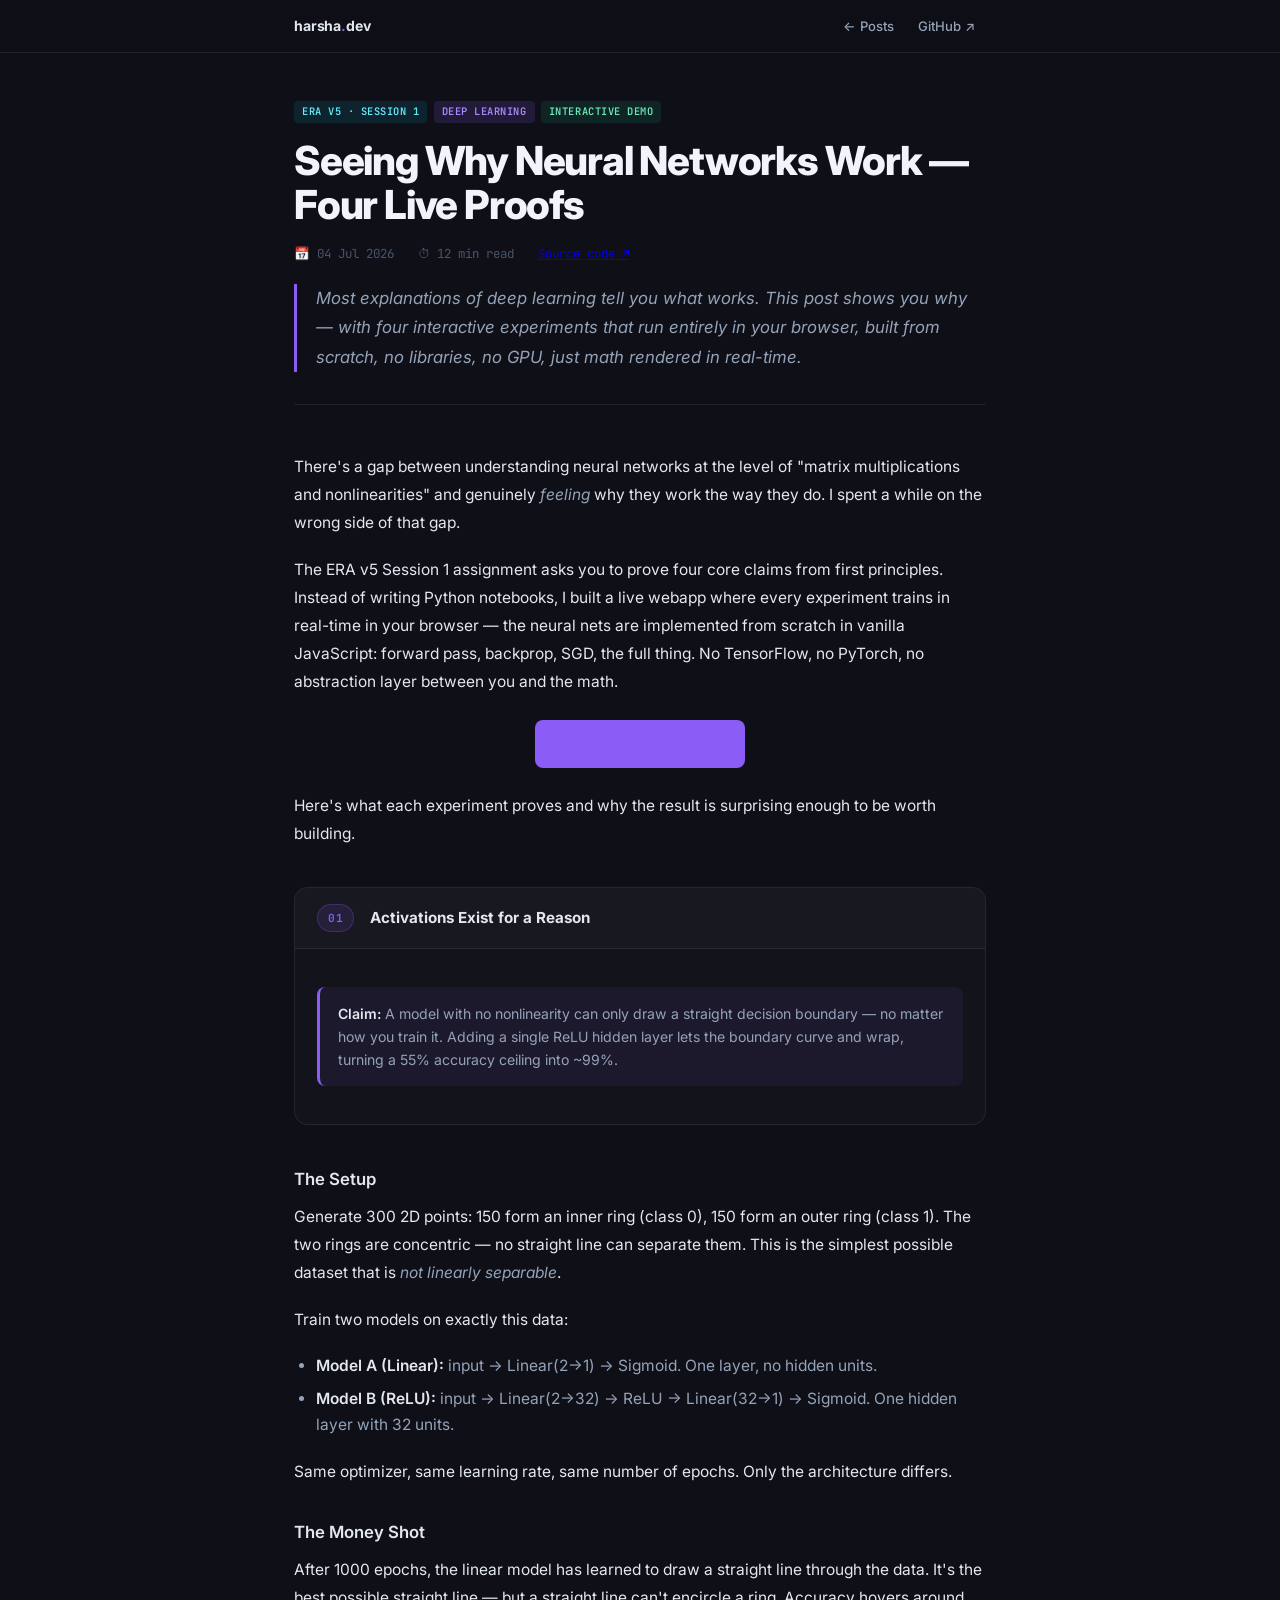
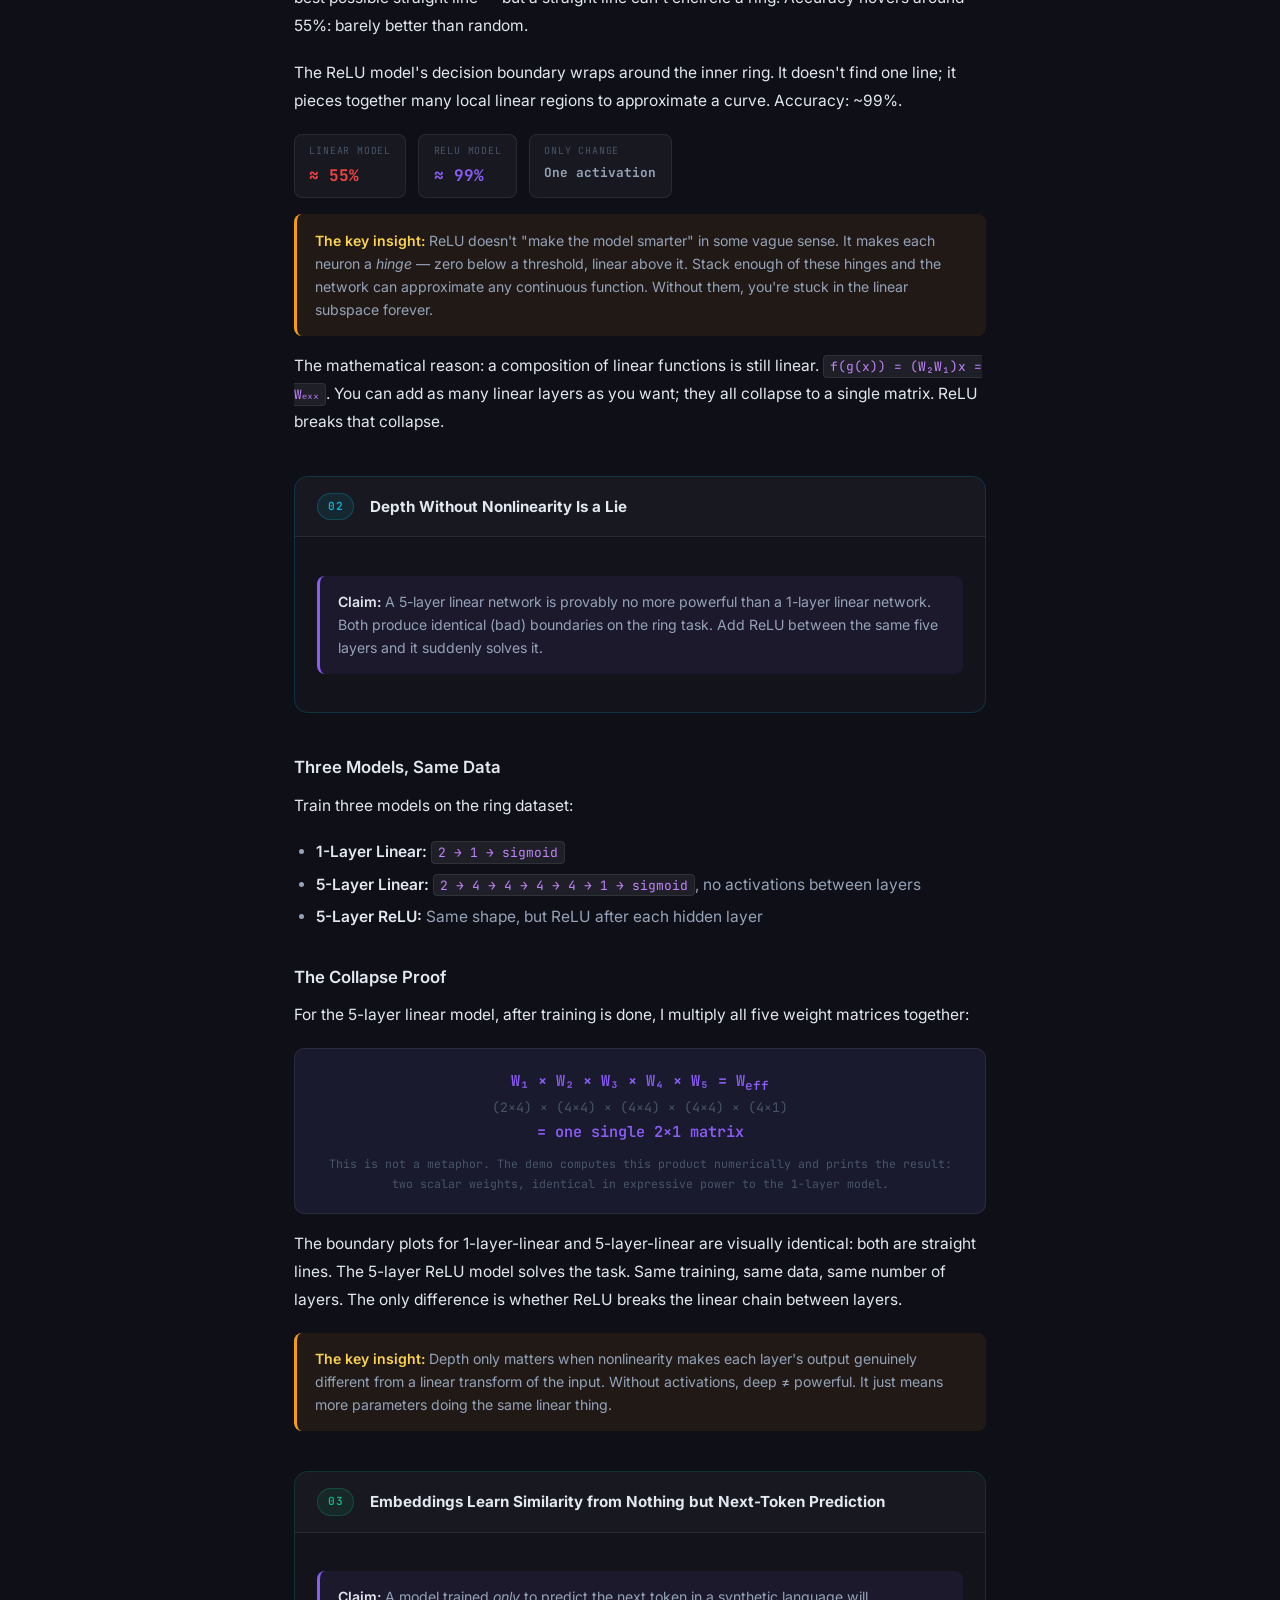
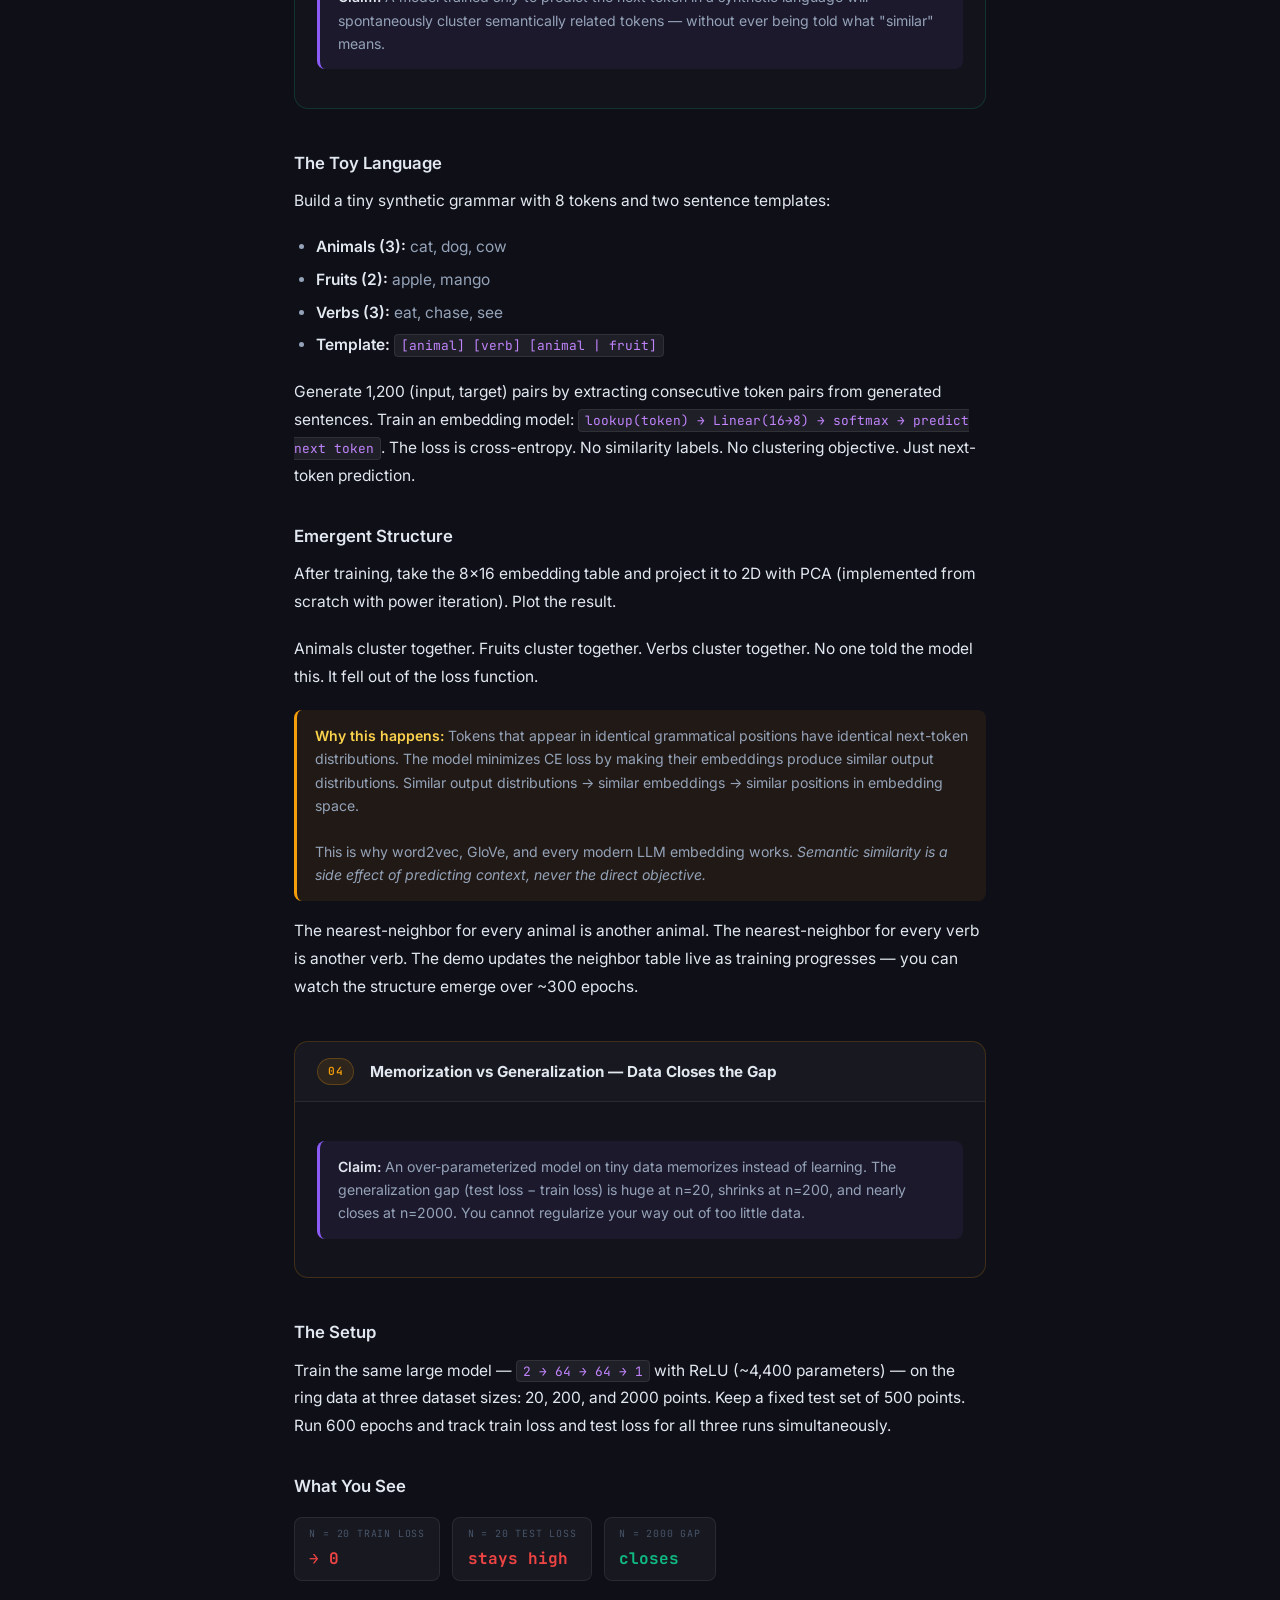
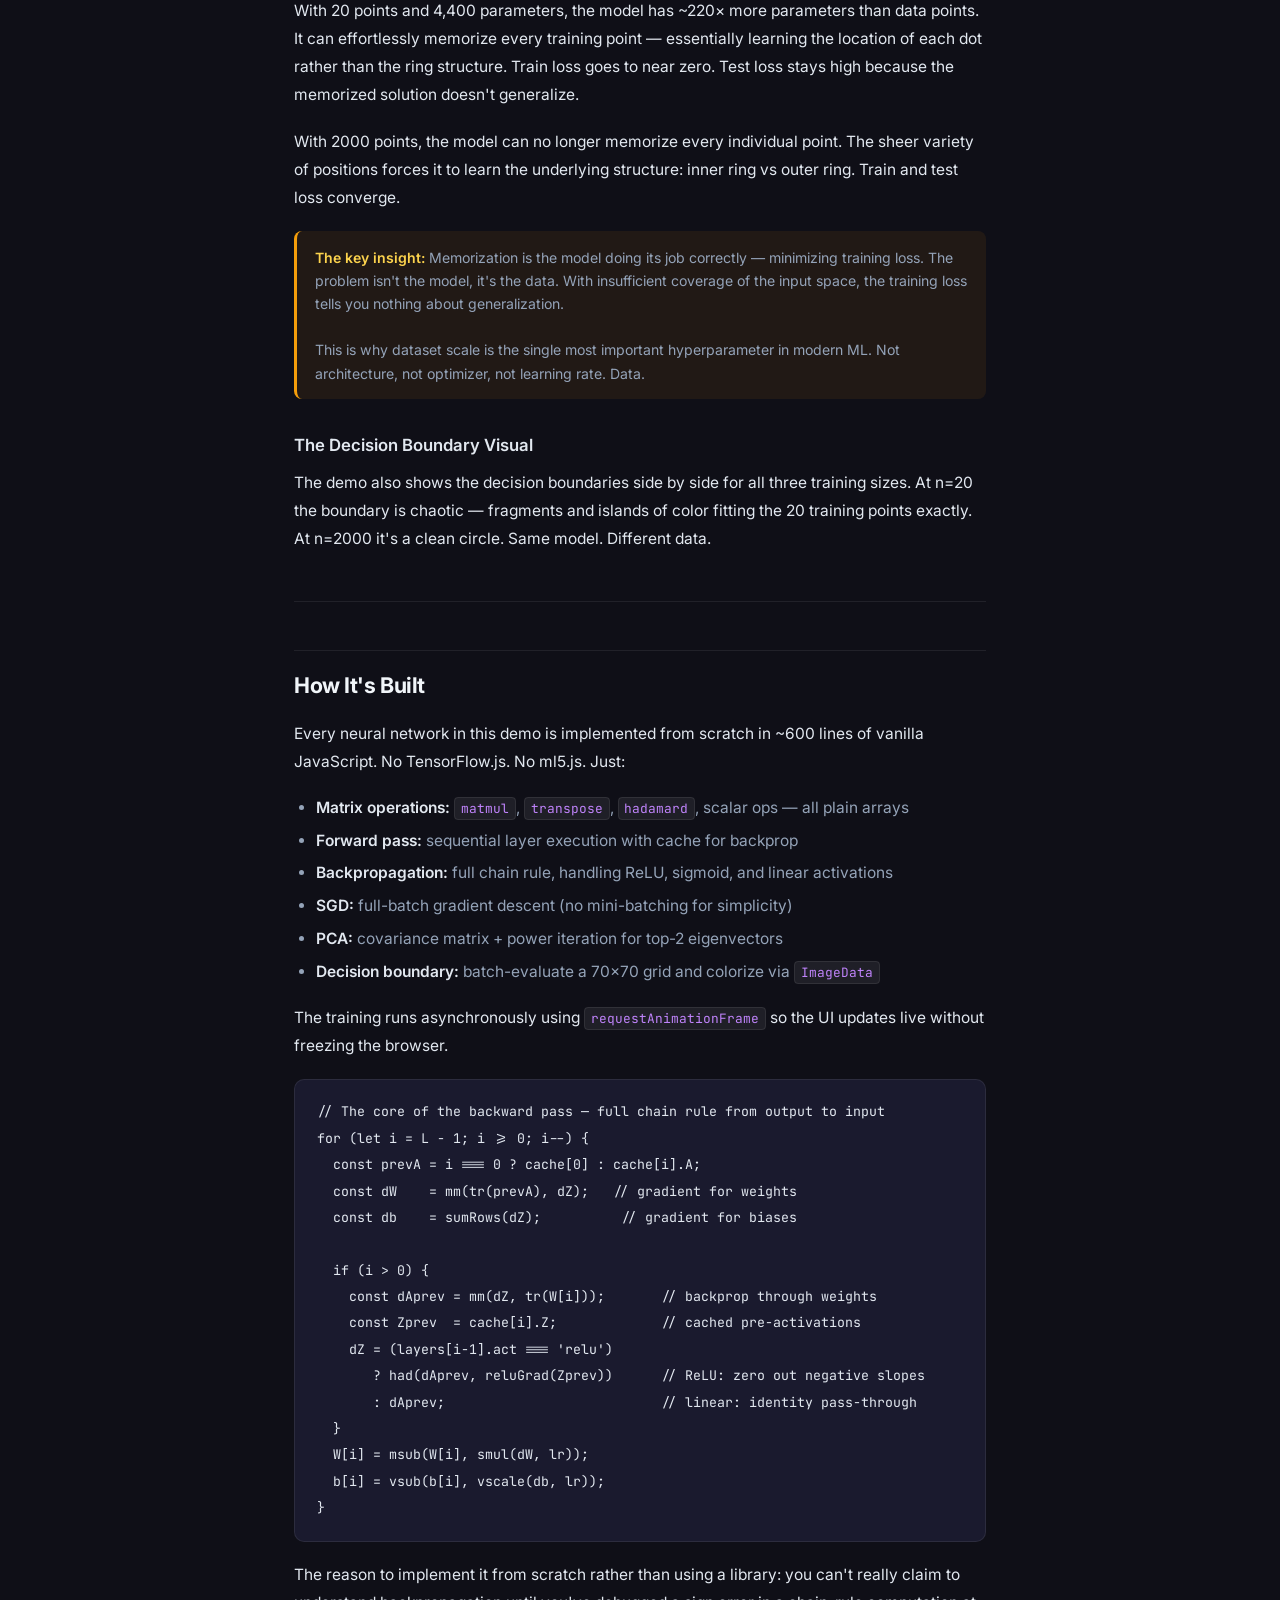
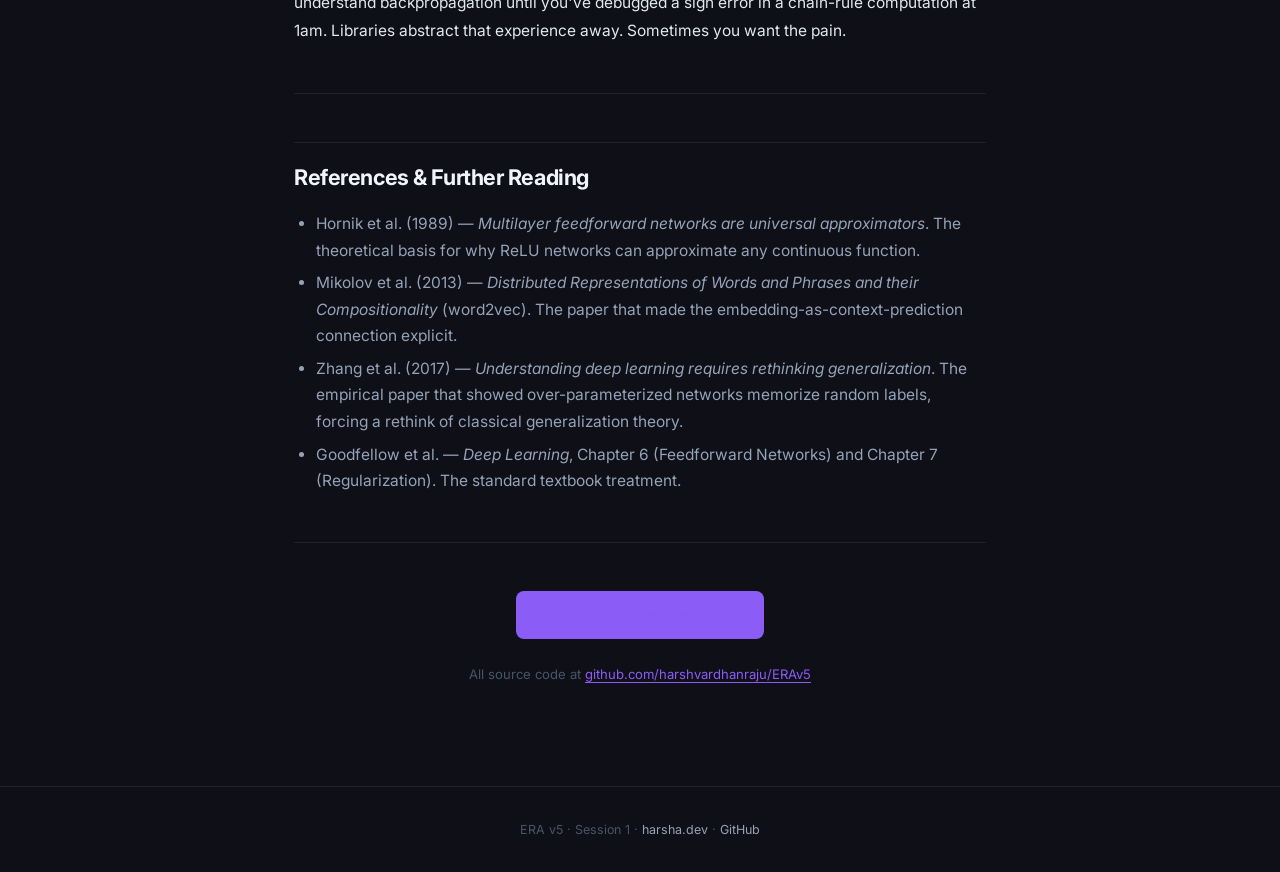
<file: posts/why-neural-networks-work.html>
<!DOCTYPE html>
<html lang="en">
<head>
  <meta charset="UTF-8" />
  <meta name="viewport" content="width=device-width, initial-scale=1.0" />
  <title>Seeing Why Neural Networks Work — Four Live Proofs · Harsha Raju</title>
  <meta name="description" content="Activations, depth, embeddings, and generalization — proved with live in-browser experiments. All neural net code from scratch in vanilla JavaScript." />
  <meta property="og:title" content="Seeing Why Neural Networks Work — Four Live Proofs" />
  <meta property="og:description" content="Activations, depth, embeddings, generalization — proved live in your browser." />
  <meta property="og:url" content="https://harshvardhanraju.github.io/posts/why-neural-networks-work.html" />
  <link rel="preconnect" href="https://fonts.googleapis.com" />
  <link rel="preconnect" href="https://fonts.gstatic.com" crossorigin />
  <link href="https://fonts.googleapis.com/css2?family=Inter:wght@300;400;500;600;700;800&family=JetBrains+Mono:wght@400;500&display=swap" rel="stylesheet" />
  <link rel="stylesheet" href="../assets/css/style.css" />
</head>
<body>

  <nav>
    <div class="nav-inner">
      <a href="/" class="nav-brand">harsha<span>.</span>dev</a>
      <div class="nav-links">
        <a href="/">← Posts</a>
        <a href="https://github.com/harshvardhanraju" target="_blank">GitHub ↗</a>
      </div>
    </div>
  </nav>

  <div class="post-wrap">

    <header class="post-header">
      <div class="post-tags">
        <span class="tag tag-era">ERA v5 · Session 1</span>
        <span class="tag tag-ml">Deep Learning</span>
        <span class="tag tag-viz">Interactive Demo</span>
      </div>
      <h1 class="post-heading">Seeing Why Neural Networks Work — Four Live Proofs</h1>
      <div class="post-header-meta">
        <span>📅 04 Jul 2026</span>
        <span>⏱ 12 min read</span>
        <span><a href="https://github.com/harshvardhanraju/ERAv5/tree/main/Session1" target="_blank">Source code ↗</a></span>
      </div>
      <p class="post-lede">
        Most explanations of deep learning tell you <em>what</em> works. This post shows you <em>why</em> —
        with four interactive experiments that run entirely in your browser, built from scratch,
        no libraries, no GPU, just math rendered in real-time.
      </p>
    </header>

    <div class="prose">

      <p>
        There's a gap between understanding neural networks at the level of "matrix multiplications and nonlinearities"
        and genuinely <em>feeling</em> why they work the way they do. I spent a while on the wrong side of that gap.
      </p>

      <p>
        The ERA v5 Session 1 assignment asks you to prove four core claims from first principles. Instead of writing
        Python notebooks, I built a live webapp where every experiment trains in real-time in your browser —
        the neural nets are implemented from scratch in vanilla JavaScript: forward pass, backprop, SGD, the full thing.
        No TensorFlow, no PyTorch, no abstraction layer between you and the math.
      </p>

      <div class="demo-btn-wrap">
        <a href="https://harsha-erav5-s1.netlify.app" target="_blank" class="demo-btn">
          <span class="demo-btn-icon">⚡</span>
          Open the Live Demo
        </a>
      </div>

      <p>
        Here's what each experiment proves and why the result is surprising enough to be worth building.
      </p>

      <!-- ===== S1-1 ===== -->
      <div class="exp-card">
        <div class="exp-card-header">
          <span class="exp-num">01</span>
          <span class="exp-card-title">Activations Exist for a Reason</span>
        </div>
        <div class="exp-body">
          <div class="box box-claim">
            <strong>Claim:</strong> A model with no nonlinearity can only draw a straight decision boundary — no matter how you train it.
            Adding a single ReLU hidden layer lets the boundary curve and wrap, turning a 55% accuracy ceiling into ~99%.
          </div>
        </div>
      </div>

      <h3>The Setup</h3>
      <p>
        Generate 300 2D points: 150 form an inner ring (class 0), 150 form an outer ring (class 1).
        The two rings are concentric — no straight line can separate them.
        This is the simplest possible dataset that is <em>not linearly separable</em>.
      </p>

      <p>
        Train two models on exactly this data:
      </p>
      <ul>
        <li><strong>Model A (Linear):</strong> input → Linear(2→1) → Sigmoid. One layer, no hidden units.</li>
        <li><strong>Model B (ReLU):</strong> input → Linear(2→32) → ReLU → Linear(32→1) → Sigmoid. One hidden layer with 32 units.</li>
      </ul>
      <p>Same optimizer, same learning rate, same number of epochs. Only the architecture differs.</p>

      <h3>The Money Shot</h3>
      <p>
        After 1000 epochs, the linear model has learned to draw a straight line through the data. It's the best possible
        straight line — but a straight line can't encircle a ring. Accuracy hovers around 55%: barely better than random.
      </p>
      <p>
        The ReLU model's decision boundary wraps around the inner ring. It doesn't find one line; it pieces together many
        local linear regions to approximate a curve. Accuracy: ~99%.
      </p>

      <div class="stat-row">
        <div class="stat-pill">
          <span class="stat-pill-label">Linear model</span>
          <span class="stat-pill-val" style="color: var(--red)">≈ 55%</span>
        </div>
        <div class="stat-pill">
          <span class="stat-pill-label">ReLU model</span>
          <span class="stat-pill-val" style="color: var(--accent)">≈ 99%</span>
        </div>
        <div class="stat-pill">
          <span class="stat-pill-label">Only change</span>
          <span class="stat-pill-val" style="color: var(--text2); font-size:0.8rem">One activation</span>
        </div>
      </div>

      <div class="box box-insight">
        <strong>The key insight:</strong> ReLU doesn't "make the model smarter" in some vague sense.
        It makes each neuron a <em>hinge</em> — zero below a threshold, linear above it.
        Stack enough of these hinges and the network can approximate any continuous function.
        Without them, you're stuck in the linear subspace forever.
      </div>

      <p>
        The mathematical reason: a composition of linear functions is still linear.
        <code>f(g(x)) = (W₂W₁)x = Wₑₓₓ</code>. You can add as many linear layers as you want;
        they all collapse to a single matrix. ReLU breaks that collapse.
      </p>

      <!-- ===== S1-2 ===== -->
      <div class="exp-card" style="border-color: rgba(6,182,212,0.2)">
        <div class="exp-card-header">
          <span class="exp-num" style="color:var(--accent2);background:rgba(6,182,212,0.1);border-color:rgba(6,182,212,0.25)">02</span>
          <span class="exp-card-title">Depth Without Nonlinearity Is a Lie</span>
        </div>
        <div class="exp-body">
          <div class="box box-claim">
            <strong>Claim:</strong> A 5-layer linear network is provably no more powerful than a 1-layer linear network.
            Both produce identical (bad) boundaries on the ring task. Add ReLU between the same five layers and
            it suddenly solves it.
          </div>
        </div>
      </div>

      <h3>Three Models, Same Data</h3>
      <p>Train three models on the ring dataset:</p>
      <ul>
        <li><strong>1-Layer Linear:</strong> <code>2 → 1 → sigmoid</code></li>
        <li><strong>5-Layer Linear:</strong> <code>2 → 4 → 4 → 4 → 4 → 1 → sigmoid</code>, no activations between layers</li>
        <li><strong>5-Layer ReLU:</strong> Same shape, but ReLU after each hidden layer</li>
      </ul>

      <h3>The Collapse Proof</h3>
      <p>
        For the 5-layer linear model, after training is done, I multiply all five weight matrices together:
      </p>

      <div class="matrix-proof">
        <span class="eq">W₁ × W₂ × W₃ × W₄ × W₅ = W<sub>eff</sub></span>
        <br/>
        <span style="color: var(--text3)">(2×4) × (4×4) × (4×4) × (4×4) × (4×1)</span>
        <br/>
        <span class="eq">= one single 2×1 matrix</span>
        <span class="note">
          This is not a metaphor. The demo computes this product numerically and prints the result:
          two scalar weights, identical in expressive power to the 1-layer model.
        </span>
      </div>

      <p>
        The boundary plots for 1-layer-linear and 5-layer-linear are visually identical: both are straight lines.
        The 5-layer ReLU model solves the task. Same training, same data, same number of layers.
        The only difference is whether ReLU breaks the linear chain between layers.
      </p>

      <div class="box box-insight">
        <strong>The key insight:</strong> Depth only matters when nonlinearity makes each layer's output
        genuinely different from a linear transform of the input. Without activations,
        deep ≠ powerful. It just means more parameters doing the same linear thing.
      </div>

      <!-- ===== S1-3 ===== -->
      <div class="exp-card" style="border-color: rgba(16,185,129,0.2)">
        <div class="exp-card-header">
          <span class="exp-num" style="color:var(--green);background:rgba(16,185,129,0.1);border-color:rgba(16,185,129,0.25)">03</span>
          <span class="exp-card-title">Embeddings Learn Similarity from Nothing but Next-Token Prediction</span>
        </div>
        <div class="exp-body">
          <div class="box box-claim">
            <strong>Claim:</strong> A model trained <em>only</em> to predict the next token in a synthetic language
            will spontaneously cluster semantically related tokens — without ever being told what "similar" means.
          </div>
        </div>
      </div>

      <h3>The Toy Language</h3>
      <p>
        Build a tiny synthetic grammar with 8 tokens and two sentence templates:
      </p>
      <ul>
        <li><strong>Animals (3):</strong> cat, dog, cow</li>
        <li><strong>Fruits (2):</strong> apple, mango</li>
        <li><strong>Verbs (3):</strong> eat, chase, see</li>
        <li><strong>Template:</strong> <code>[animal] [verb] [animal | fruit]</code></li>
      </ul>
      <p>
        Generate 1,200 (input, target) pairs by extracting consecutive token pairs from generated sentences.
        Train an embedding model: <code>lookup(token) → Linear(16→8) → softmax → predict next token</code>.
        The loss is cross-entropy. No similarity labels. No clustering objective. Just next-token prediction.
      </p>

      <h3>Emergent Structure</h3>
      <p>
        After training, take the 8×16 embedding table and project it to 2D with PCA (implemented from scratch
        with power iteration). Plot the result.
      </p>
      <p>
        Animals cluster together. Fruits cluster together. Verbs cluster together. No one told the model this.
        It fell out of the loss function.
      </p>

      <div class="box box-insight">
        <strong>Why this happens:</strong> Tokens that appear in identical grammatical positions have identical
        next-token distributions. The model minimizes CE loss by making their embeddings produce similar output distributions.
        Similar output distributions → similar embeddings → similar positions in embedding space.
        <br/><br/>
        This is why word2vec, GloVe, and every modern LLM embedding works.
        <em>Semantic similarity is a side effect of predicting context, never the direct objective.</em>
      </div>

      <p>
        The nearest-neighbor for every animal is another animal. The nearest-neighbor for every verb is another verb.
        The demo updates the neighbor table live as training progresses — you can watch the structure emerge
        over ~300 epochs.
      </p>

      <!-- ===== S1-4 ===== -->
      <div class="exp-card" style="border-color: rgba(245,158,11,0.2)">
        <div class="exp-card-header">
          <span class="exp-num" style="color:var(--yellow);background:rgba(245,158,11,0.1);border-color:rgba(245,158,11,0.25)">04</span>
          <span class="exp-card-title">Memorization vs Generalization — Data Closes the Gap</span>
        </div>
        <div class="exp-body">
          <div class="box box-claim">
            <strong>Claim:</strong> An over-parameterized model on tiny data memorizes instead of learning.
            The generalization gap (test loss − train loss) is huge at n=20, shrinks at n=200, and nearly closes at n=2000.
            You cannot regularize your way out of too little data.
          </div>
        </div>
      </div>

      <h3>The Setup</h3>
      <p>
        Train the same large model — <code>2 → 64 → 64 → 1</code> with ReLU (~4,400 parameters) — on the ring data
        at three dataset sizes: 20, 200, and 2000 points. Keep a fixed test set of 500 points.
        Run 600 epochs and track train loss and test loss for all three runs simultaneously.
      </p>

      <h3>What You See</h3>

      <div class="stat-row">
        <div class="stat-pill">
          <span class="stat-pill-label">n = 20 train loss</span>
          <span class="stat-pill-val" style="color: var(--red)">→ 0</span>
        </div>
        <div class="stat-pill">
          <span class="stat-pill-label">n = 20 test loss</span>
          <span class="stat-pill-val" style="color: var(--red)">stays high</span>
        </div>
        <div class="stat-pill">
          <span class="stat-pill-label">n = 2000 gap</span>
          <span class="stat-pill-val" style="color: var(--green)">closes</span>
        </div>
      </div>

      <p>
        With 20 points and 4,400 parameters, the model has ~220× more parameters than data points. It can effortlessly
        memorize every training point — essentially learning the location of each dot rather than the ring structure.
        Train loss goes to near zero. Test loss stays high because the memorized solution doesn't generalize.
      </p>
      <p>
        With 2000 points, the model can no longer memorize every individual point. The sheer variety of positions
        forces it to learn the underlying structure: inner ring vs outer ring. Train and test loss converge.
      </p>

      <div class="box box-insight">
        <strong>The key insight:</strong> Memorization is the model doing its job correctly — minimizing training loss.
        The problem isn't the model, it's the data. With insufficient coverage of the input space,
        the training loss tells you nothing about generalization.
        <br/><br/>
        This is why dataset scale is the single most important hyperparameter in modern ML.
        Not architecture, not optimizer, not learning rate. Data.
      </div>

      <h3>The Decision Boundary Visual</h3>
      <p>
        The demo also shows the decision boundaries side by side for all three training sizes.
        At n=20 the boundary is chaotic — fragments and islands of color fitting the 20 training points exactly.
        At n=2000 it's a clean circle. Same model. Different data.
      </p>

      <hr class="section-divider" />

      <h2>How It's Built</h2>

      <p>
        Every neural network in this demo is implemented from scratch in ~600 lines of vanilla JavaScript.
        No TensorFlow.js. No ml5.js. Just:
      </p>

      <ul>
        <li><strong>Matrix operations:</strong> <code>matmul</code>, <code>transpose</code>, <code>hadamard</code>, scalar ops — all plain arrays</li>
        <li><strong>Forward pass:</strong> sequential layer execution with cache for backprop</li>
        <li><strong>Backpropagation:</strong> full chain rule, handling ReLU, sigmoid, and linear activations</li>
        <li><strong>SGD:</strong> full-batch gradient descent (no mini-batching for simplicity)</li>
        <li><strong>PCA:</strong> covariance matrix + power iteration for top-2 eigenvectors</li>
        <li><strong>Decision boundary:</strong> batch-evaluate a 70×70 grid and colorize via <code>ImageData</code></li>
      </ul>

      <p>The training runs asynchronously using <code>requestAnimationFrame</code> so the UI updates live without freezing the browser.</p>

      <pre><code>// The core of the backward pass — full chain rule from output to input
for (let i = L - 1; i >= 0; i--) {
  const prevA = i === 0 ? cache[0] : cache[i].A;
  const dW    = mm(tr(prevA), dZ);   // gradient for weights
  const db    = sumRows(dZ);          // gradient for biases

  if (i > 0) {
    const dAprev = mm(dZ, tr(W[i]));       // backprop through weights
    const Zprev  = cache[i].Z;             // cached pre-activations
    dZ = (layers[i-1].act === 'relu')
       ? had(dAprev, reluGrad(Zprev))      // ReLU: zero out negative slopes
       : dAprev;                           // linear: identity pass-through
  }
  W[i] = msub(W[i], smul(dW, lr));
  b[i] = vsub(b[i], vscale(db, lr));
}</code></pre>

      <p>
        The reason to implement it from scratch rather than using a library: you can't really claim to understand
        backpropagation until you've debugged a sign error in a chain-rule computation at 1am.
        Libraries abstract that experience away. Sometimes you want the pain.
      </p>

      <hr class="section-divider" />

      <h2>References &amp; Further Reading</h2>

      <ul>
        <li>Hornik et al. (1989) — <em>Multilayer feedforward networks are universal approximators</em>. The theoretical basis for why ReLU networks can approximate any continuous function.</li>
        <li>Mikolov et al. (2013) — <em>Distributed Representations of Words and Phrases and their Compositionality</em> (word2vec). The paper that made the embedding-as-context-prediction connection explicit.</li>
        <li>Zhang et al. (2017) — <em>Understanding deep learning requires rethinking generalization</em>. The empirical paper that showed over-parameterized networks memorize random labels, forcing a rethink of classical generalization theory.</li>
        <li>Goodfellow et al. — <em>Deep Learning</em>, Chapter 6 (Feedforward Networks) and Chapter 7 (Regularization). The standard textbook treatment.</li>
      </ul>

      <hr class="section-divider" />

      <div class="demo-btn-wrap">
        <a href="https://harsha-erav5-s1.netlify.app" target="_blank" class="demo-btn">
          <span class="demo-btn-icon">⚡</span>
          Run the Experiments Live
        </a>
      </div>

      <p style="text-align:center; color: var(--text3); font-size: 0.82rem; margin-top: 0.75rem;">
        All source code at
        <a href="https://github.com/harshvardhanraju/ERAv5/tree/main/Session1" target="_blank">github.com/harshvardhanraju/ERAv5</a>
      </p>

    </div>
  </div>

  <footer>
    <div class="footer-inner">
      <p>ERA v5 · Session 1 · <a href="/">harsha.dev</a> · <a href="https://github.com/harshvardhanraju" target="_blank">GitHub</a></p>
    </div>
  </footer>

</body>
</html>
</file>
<file: assets/css/style.css>
/* ===== RESET & VARIABLES ===== */
*, *::before, *::after { box-sizing: border-box; margin: 0; padding: 0; }

:root {
  --bg: #0f0f17;
  --bg2: #16162a;
  --surface: rgba(255,255,255,0.04);
  --border: rgba(255,255,255,0.08);
  --text: #e2e8f0;
  --text2: #94a3b8;
  --text3: #475569;
  --accent: #8b5cf6;
  --accent2: #06b6d4;
  --green: #10b981;
  --yellow: #f59e0b;
  --red: #ef4444;
  --sans: 'Inter', system-ui, sans-serif;
  --mono: 'JetBrains Mono', 'Fira Code', monospace;
  --max: 740px;
}

html { scroll-behavior: smooth; }
body {
  font-family: var(--sans);
  background: var(--bg);
  color: var(--text);
  line-height: 1.7;
  -webkit-font-smoothing: antialiased;
}
::-webkit-scrollbar { width: 5px; }
::-webkit-scrollbar-track { background: var(--bg); }
::-webkit-scrollbar-thumb { background: rgba(255,255,255,0.15); border-radius: 3px; }

/* ===== NAV ===== */
nav {
  position: sticky;
  top: 0; z-index: 50;
  background: rgba(15,15,23,0.85);
  backdrop-filter: blur(16px);
  border-bottom: 1px solid var(--border);
}
.nav-inner {
  max-width: var(--max);
  margin: 0 auto;
  padding: 0 1.5rem;
  height: 52px;
  display: flex;
  align-items: center;
  justify-content: space-between;
}
.nav-brand {
  font-size: 0.88rem;
  font-weight: 700;
  color: var(--text);
  text-decoration: none;
  letter-spacing: -0.01em;
}
.nav-brand span { color: var(--accent); }
.nav-links { display: flex; gap: 0.1rem; }
.nav-links a {
  color: var(--text2);
  text-decoration: none;
  font-size: 0.82rem;
  font-weight: 500;
  padding: 0.3rem 0.7rem;
  border-radius: 6px;
  transition: all 0.15s;
}
.nav-links a:hover { color: var(--text); background: var(--surface); }

/* ===== HOME PAGE ===== */
.home-hero {
  max-width: var(--max);
  margin: 0 auto;
  padding: 4rem 1.5rem 2.5rem;
  border-bottom: 1px solid var(--border);
}
.home-title {
  font-size: clamp(1.6rem, 4vw, 2.4rem);
  font-weight: 800;
  letter-spacing: -0.03em;
  line-height: 1.1;
  margin-bottom: 0.8rem;
  color: #f1f5f9;
}
.home-sub {
  font-size: 1rem;
  color: var(--text2);
  max-width: 500px;
  line-height: 1.65;
}
.home-meta {
  margin-top: 1.2rem;
  display: flex;
  gap: 1.5rem;
  font-size: 0.78rem;
  color: var(--text3);
  font-family: var(--mono);
}
.home-meta a { color: var(--accent); text-decoration: none; }
.home-meta a:hover { text-decoration: underline; }

/* ===== POST LISTING ===== */
.posts-section {
  max-width: var(--max);
  margin: 0 auto;
  padding: 2.5rem 1.5rem;
}
.posts-label {
  font-size: 0.68rem;
  font-weight: 600;
  letter-spacing: 0.12em;
  text-transform: uppercase;
  color: var(--text3);
  font-family: var(--mono);
  margin-bottom: 1.5rem;
}
.post-card {
  display: block;
  text-decoration: none;
  padding: 1.4rem 1.5rem;
  border: 1px solid var(--border);
  border-radius: 12px;
  margin-bottom: 1rem;
  background: var(--surface);
  transition: all 0.2s cubic-bezier(0.4,0,0.2,1);
  position: relative;
  overflow: hidden;
}
.post-card::before {
  content: '';
  position: absolute;
  left: 0; top: 0; bottom: 0;
  width: 3px;
  background: var(--accent);
  opacity: 0;
  transition: opacity 0.2s;
}
.post-card:hover { border-color: rgba(139,92,246,0.3); transform: translateX(3px); }
.post-card:hover::before { opacity: 1; }
.post-card-meta {
  display: flex;
  align-items: center;
  gap: 0.75rem;
  margin-bottom: 0.5rem;
}
.post-date {
  font-family: var(--mono);
  font-size: 0.7rem;
  color: var(--text3);
}
.post-tags { display: flex; gap: 0.4rem; }
.tag {
  font-size: 0.65rem;
  font-weight: 600;
  font-family: var(--mono);
  padding: 0.15rem 0.5rem;
  border-radius: 4px;
  text-transform: uppercase;
  letter-spacing: 0.05em;
}
.tag-ml  { background: rgba(139,92,246,0.15); color: #a78bfa; }
.tag-era { background: rgba(6,182,212,0.12); color: #67e8f9; }
.tag-viz { background: rgba(16,185,129,0.12); color: #6ee7b7; }
.post-card-title {
  font-size: 1.05rem;
  font-weight: 700;
  color: var(--text);
  line-height: 1.3;
  margin-bottom: 0.4rem;
  letter-spacing: -0.015em;
}
.post-card-desc {
  font-size: 0.85rem;
  color: var(--text2);
  line-height: 1.55;
}
.post-card-arrow {
  position: absolute;
  right: 1.25rem; top: 50%;
  transform: translateY(-50%);
  color: var(--text3);
  font-size: 1rem;
  transition: all 0.2s;
}
.post-card:hover .post-card-arrow { color: var(--accent); transform: translateY(-50%) translateX(3px); }

/* ===== BLOG POST PAGE ===== */
.post-wrap {
  max-width: var(--max);
  margin: 0 auto;
  padding: 3rem 1.5rem 5rem;
}
.post-header { margin-bottom: 3rem; padding-bottom: 2rem; border-bottom: 1px solid var(--border); }
.post-header .post-tags { margin-bottom: 1rem; }
.post-heading {
  font-size: clamp(1.7rem, 4vw, 2.5rem);
  font-weight: 800;
  letter-spacing: -0.03em;
  line-height: 1.1;
  color: #f1f5f9;
  margin-bottom: 1rem;
}
.post-header-meta {
  display: flex;
  align-items: center;
  gap: 1.5rem;
  font-size: 0.78rem;
  color: var(--text3);
  font-family: var(--mono);
  flex-wrap: wrap;
}
.post-header-meta span { display: flex; align-items: center; gap: 0.4rem; }
.post-lede {
  margin-top: 1.2rem;
  font-size: 1.05rem;
  color: var(--text2);
  line-height: 1.75;
  border-left: 3px solid var(--accent);
  padding-left: 1.2rem;
  font-style: italic;
}

/* ===== PROSE ===== */
.prose { font-size: 0.97rem; color: var(--text); }
.prose h2 {
  font-size: 1.35rem;
  font-weight: 700;
  letter-spacing: -0.02em;
  margin: 3rem 0 1rem;
  color: #f1f5f9;
  padding-top: 1rem;
  border-top: 1px solid var(--border);
}
.prose h3 {
  font-size: 1.05rem;
  font-weight: 600;
  margin: 2rem 0 0.6rem;
  color: var(--text);
}
.prose p { margin-bottom: 1.2rem; line-height: 1.8; }
.prose a { color: var(--accent); text-decoration: underline; text-underline-offset: 3px; }
.prose a:hover { color: #a78bfa; }
.prose strong { color: #f1f5f9; font-weight: 600; }
.prose em { color: var(--text2); font-style: italic; }
.prose ul, .prose ol { margin: 0.8rem 0 1.2rem 1.4rem; }
.prose li { margin-bottom: 0.4rem; line-height: 1.7; color: var(--text2); }
.prose li strong { color: var(--text); }

/* ===== CODE ===== */
.prose code {
  font-family: var(--mono);
  font-size: 0.83em;
  background: rgba(255,255,255,0.07);
  border: 1px solid var(--border);
  padding: 0.15em 0.45em;
  border-radius: 4px;
  color: #c084fc;
}
.prose pre {
  background: #1a1a2e;
  border: 1px solid var(--border);
  border-radius: 10px;
  padding: 1.2rem 1.4rem;
  overflow-x: auto;
  margin: 1.2rem 0;
  position: relative;
}
.prose pre code {
  background: none;
  border: none;
  padding: 0;
  font-size: 0.83rem;
  color: #e2e8f0;
  line-height: 1.7;
}

/* ===== EXPERIMENT CARDS ===== */
.exp-card {
  border: 1px solid var(--border);
  border-radius: 14px;
  overflow: hidden;
  margin: 2.5rem 0;
  background: rgba(255,255,255,0.02);
}
.exp-card-header {
  display: flex;
  align-items: center;
  gap: 1rem;
  padding: 1rem 1.4rem;
  border-bottom: 1px solid var(--border);
  background: rgba(255,255,255,0.02);
}
.exp-num {
  font-family: var(--mono);
  font-size: 0.7rem;
  font-weight: 600;
  color: var(--accent);
  background: rgba(139,92,246,0.12);
  border: 1px solid rgba(139,92,246,0.25);
  padding: 0.2rem 0.6rem;
  border-radius: 20px;
  letter-spacing: 0.08em;
  text-transform: uppercase;
  flex-shrink: 0;
}
.exp-card-title { font-size: 0.95rem; font-weight: 700; color: var(--text); }
.exp-body { padding: 1.4rem; }
.exp-body p { font-size: 0.9rem; margin-bottom: 0.8rem; line-height: 1.75; }
.exp-body p:last-child { margin-bottom: 0; }

/* ===== CLAIM / RESULT / INSIGHT BOXES ===== */
.box {
  border-radius: 8px;
  padding: 0.9rem 1.1rem;
  margin: 1rem 0;
  font-size: 0.88rem;
  line-height: 1.65;
}
.box-claim {
  background: rgba(139,92,246,0.08);
  border-left: 3px solid var(--accent);
  color: var(--text2);
}
.box-claim strong { color: var(--text); }
.box-result {
  background: rgba(16,185,129,0.08);
  border-left: 3px solid var(--green);
  color: var(--text2);
}
.box-result strong { color: #6ee7b7; }
.box-insight {
  background: rgba(245,158,11,0.08);
  border-left: 3px solid var(--yellow);
  color: var(--text2);
}
.box-insight strong { color: #fcd34d; }

/* ===== STAT PILLS ===== */
.stat-row {
  display: flex;
  gap: 0.75rem;
  flex-wrap: wrap;
  margin: 1rem 0;
}
.stat-pill {
  display: flex;
  flex-direction: column;
  gap: 0.15rem;
  background: rgba(255,255,255,0.04);
  border: 1px solid var(--border);
  border-radius: 8px;
  padding: 0.5rem 0.9rem;
}
.stat-pill-label { font-size: 0.62rem; font-family: var(--mono); color: var(--text3); text-transform: uppercase; letter-spacing: 0.08em; }
.stat-pill-val { font-size: 1rem; font-weight: 700; font-family: var(--mono); }

/* ===== LIVE DEMO BUTTON ===== */
.demo-btn-wrap { margin: 1.5rem 0; text-align: center; }
.demo-btn {
  display: inline-flex;
  align-items: center;
  gap: 0.6rem;
  background: var(--accent);
  color: white;
  text-decoration: none;
  padding: 0.65rem 1.5rem;
  border-radius: 8px;
  font-size: 0.88rem;
  font-weight: 600;
  transition: all 0.2s;
  letter-spacing: 0.01em;
}
.demo-btn:hover { background: #7c3aed; transform: translateY(-1px); box-shadow: 0 4px 20px rgba(139,92,246,0.4); }
.demo-btn-icon { font-size: 1rem; }

/* ===== MATRIX PROOF ===== */
.matrix-proof {
  background: #1a1a2e;
  border: 1px solid var(--border);
  border-radius: 10px;
  padding: 1.2rem 1.5rem;
  margin: 1rem 0;
  text-align: center;
  font-family: var(--mono);
  font-size: 0.82rem;
  color: var(--text2);
  overflow-x: auto;
}
.matrix-proof .eq { color: var(--accent); font-weight: 600; font-size: 0.95rem; }
.matrix-proof .note { display: block; margin-top: 0.6rem; font-size: 0.72rem; color: var(--text3); }

/* ===== SECTION DIVIDER ===== */
.section-divider {
  border: none;
  border-top: 1px solid var(--border);
  margin: 3rem 0;
}

/* ===== FOOTER ===== */
footer {
  border-top: 1px solid var(--border);
  padding: 2rem 1.5rem;
  text-align: center;
}
.footer-inner { max-width: var(--max); margin: 0 auto; }
.footer-inner p { font-size: 0.78rem; color: var(--text3); }
.footer-inner a { color: var(--text2); text-decoration: none; }
.footer-inner a:hover { color: var(--text); }

/* ===== ANIMATIONS ===== */
@keyframes fadeUp { from { opacity:0; transform:translateY(16px); } to { opacity:1; transform:translateY(0); } }
.prose, .post-header, .home-hero { animation: fadeUp 0.5s ease both; }

/* ===== RESPONSIVE ===== */
@media (max-width: 600px) {
  .post-header-meta { gap: 0.75rem; }
  .nav-links a { padding: 0.3rem 0.5rem; font-size: 0.78rem; }
  .post-wrap { padding: 2rem 1rem 4rem; }
  .home-hero { padding: 2.5rem 1rem 2rem; }
  .posts-section { padding: 1.5rem 1rem; }
}
</file>
